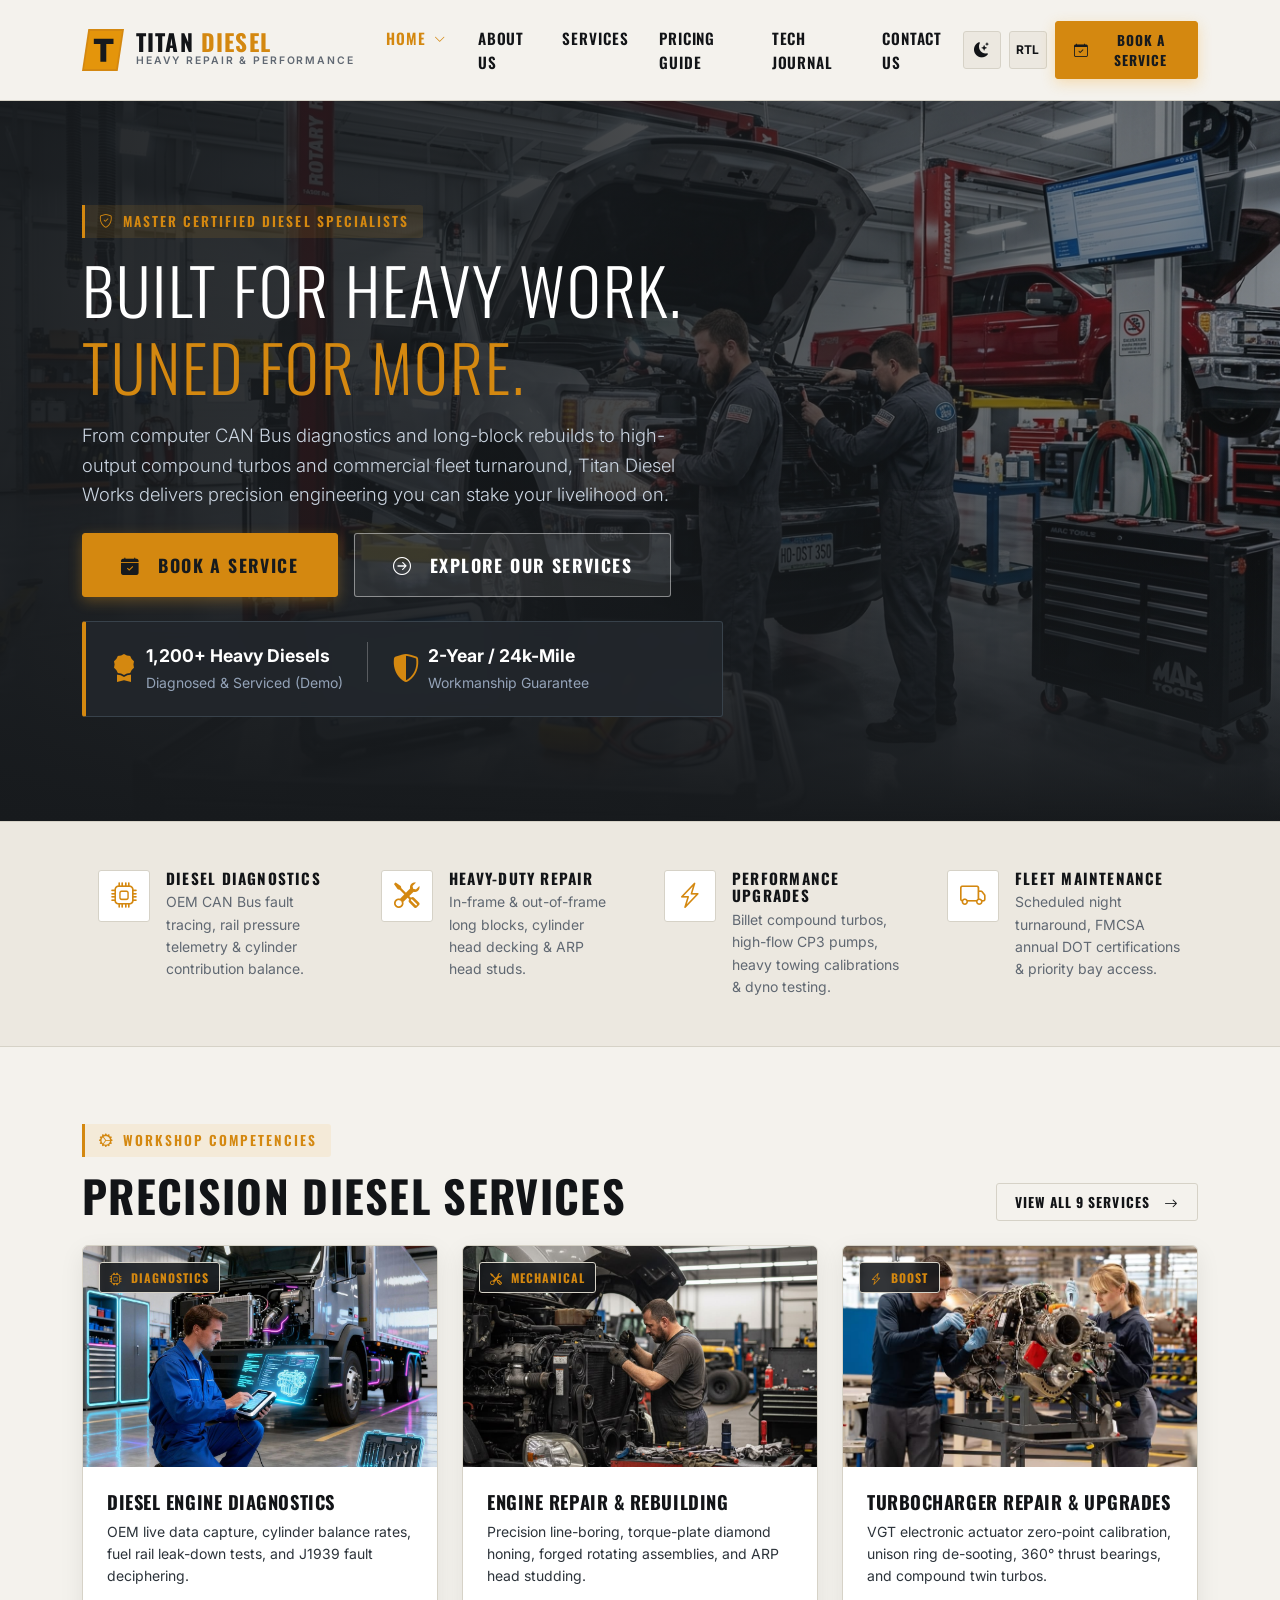
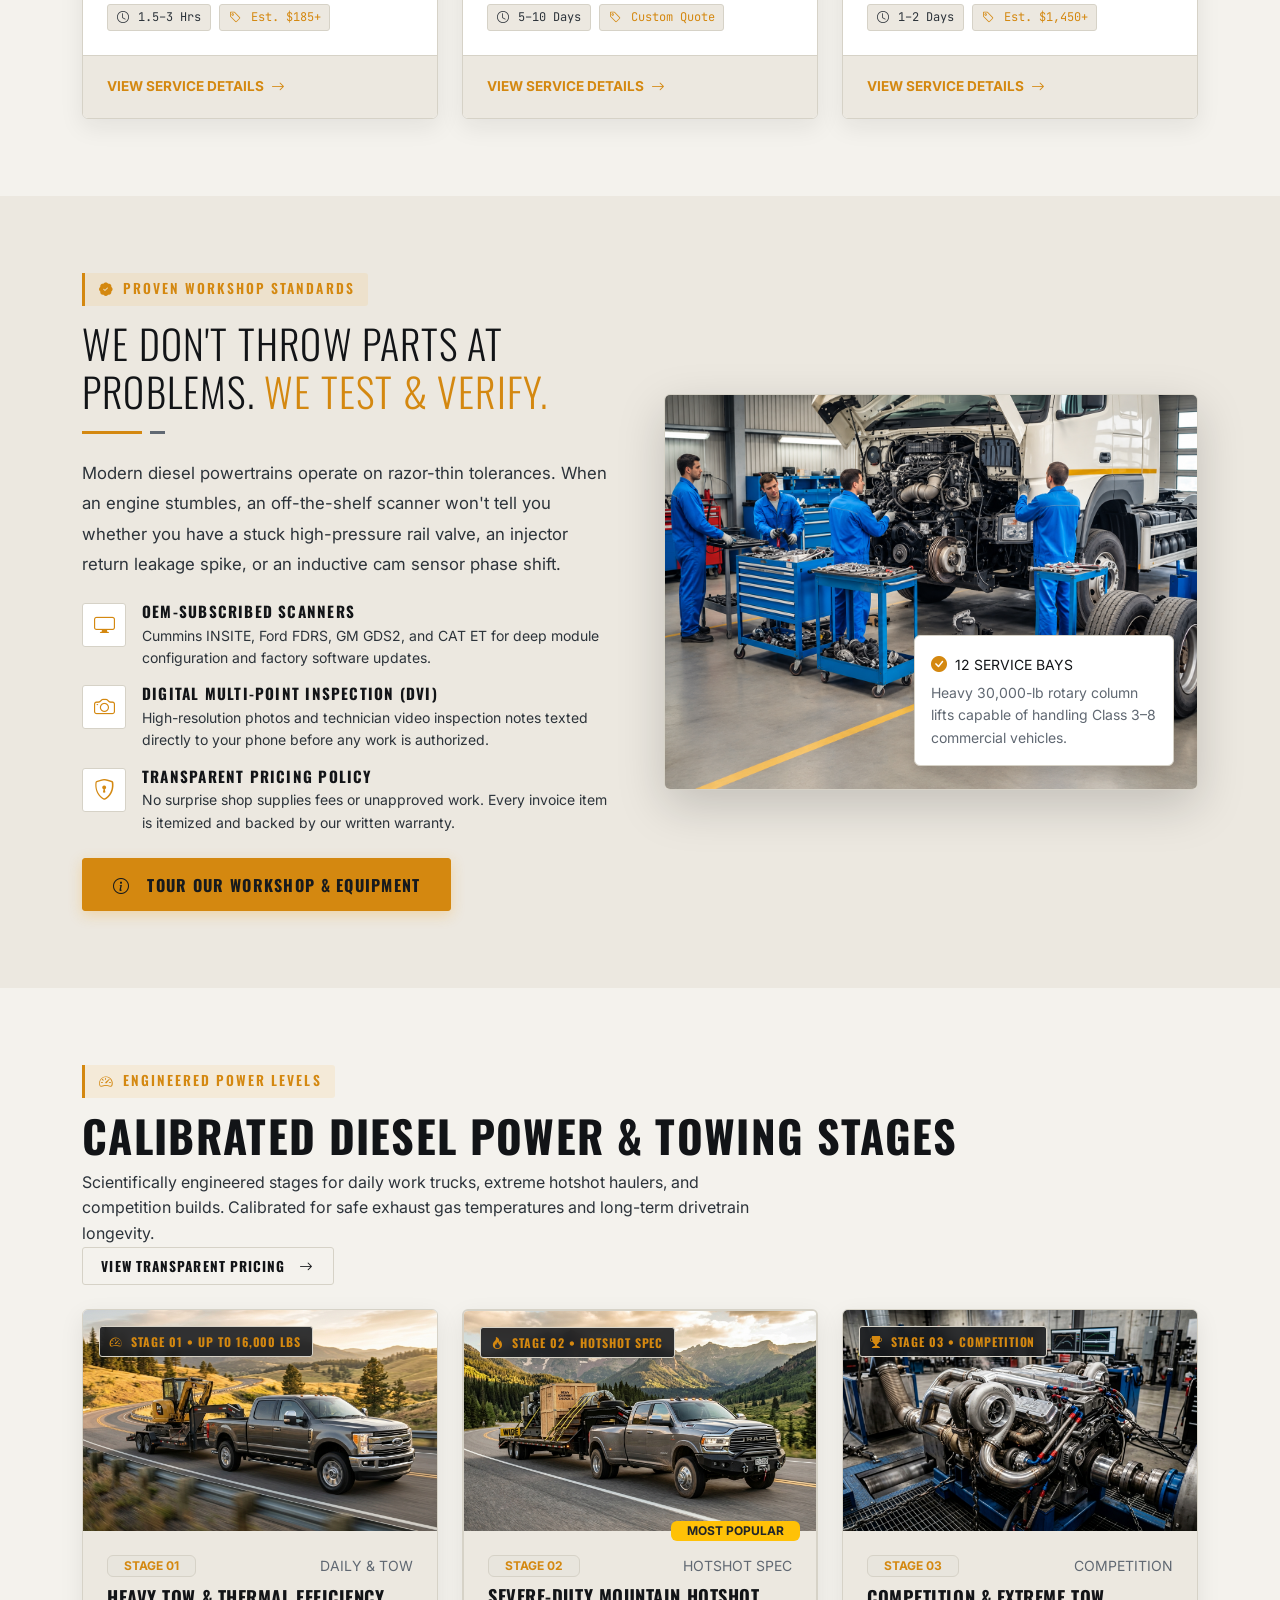
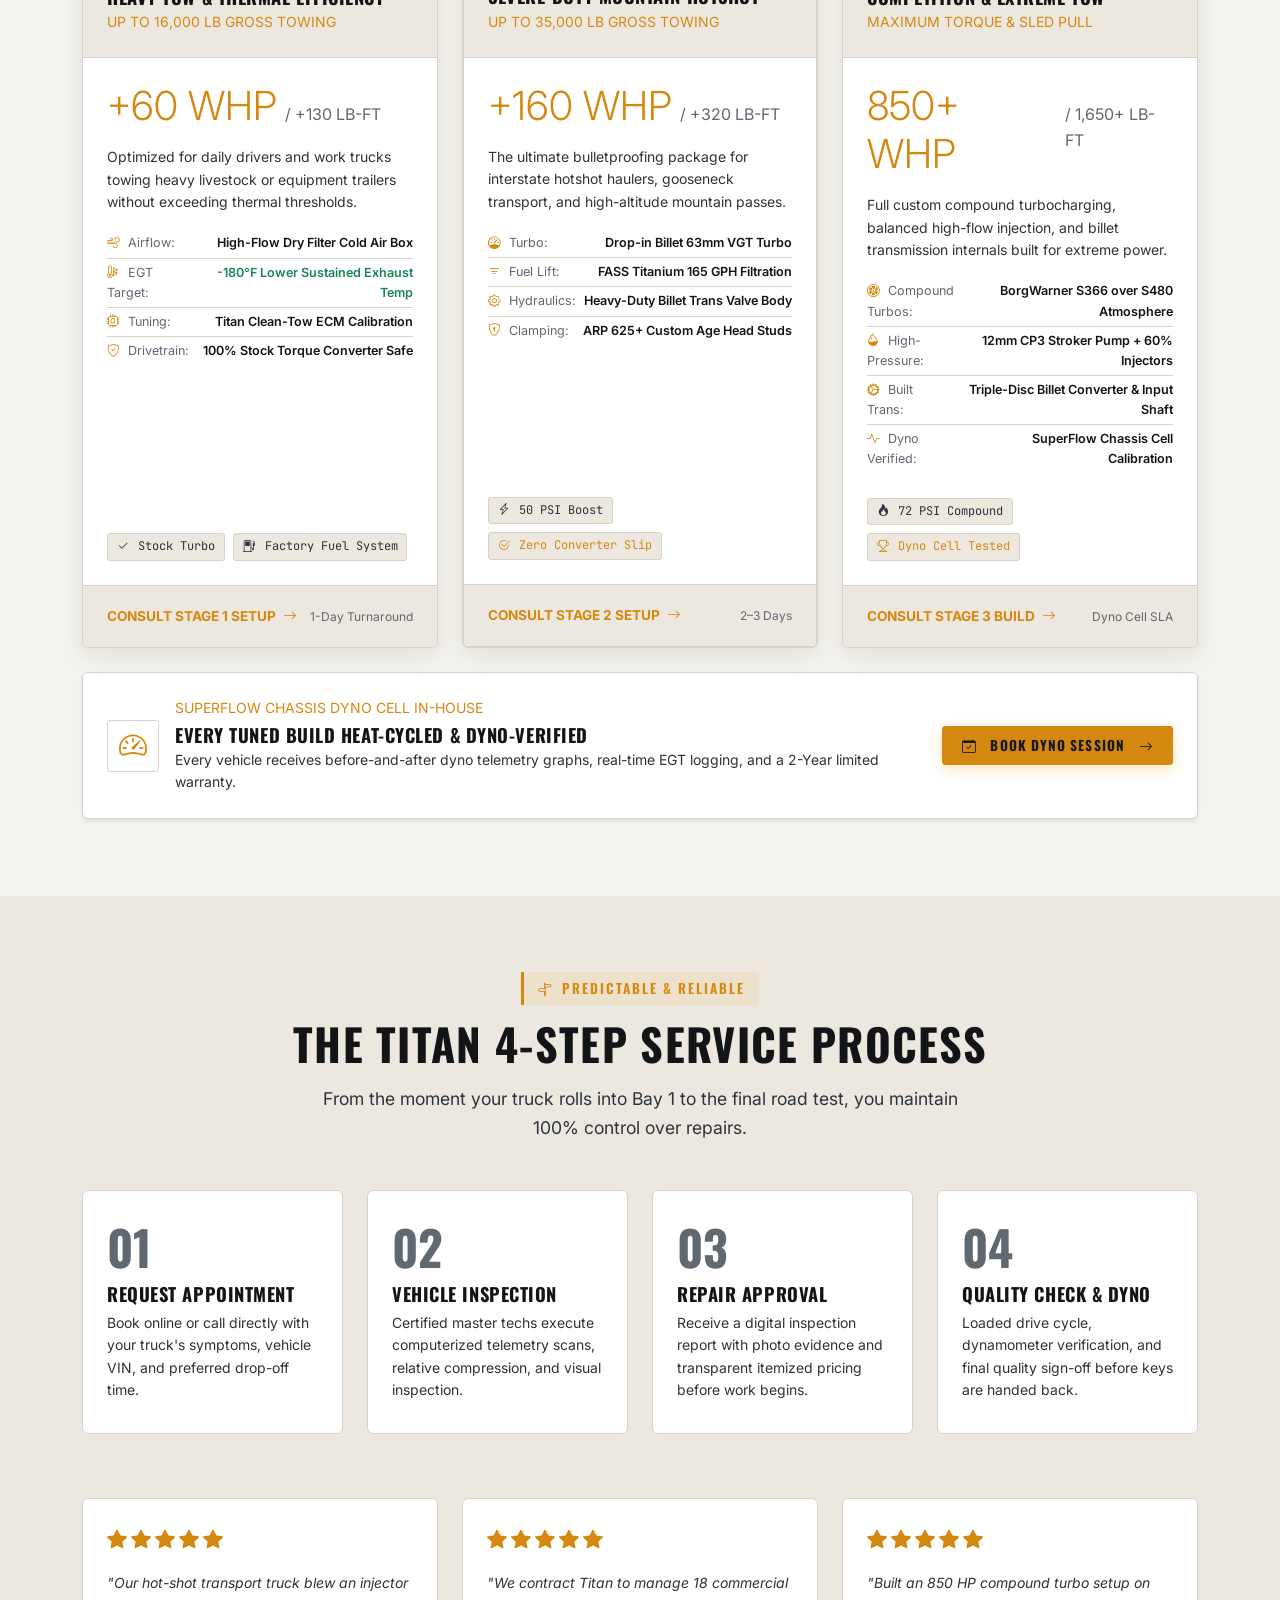
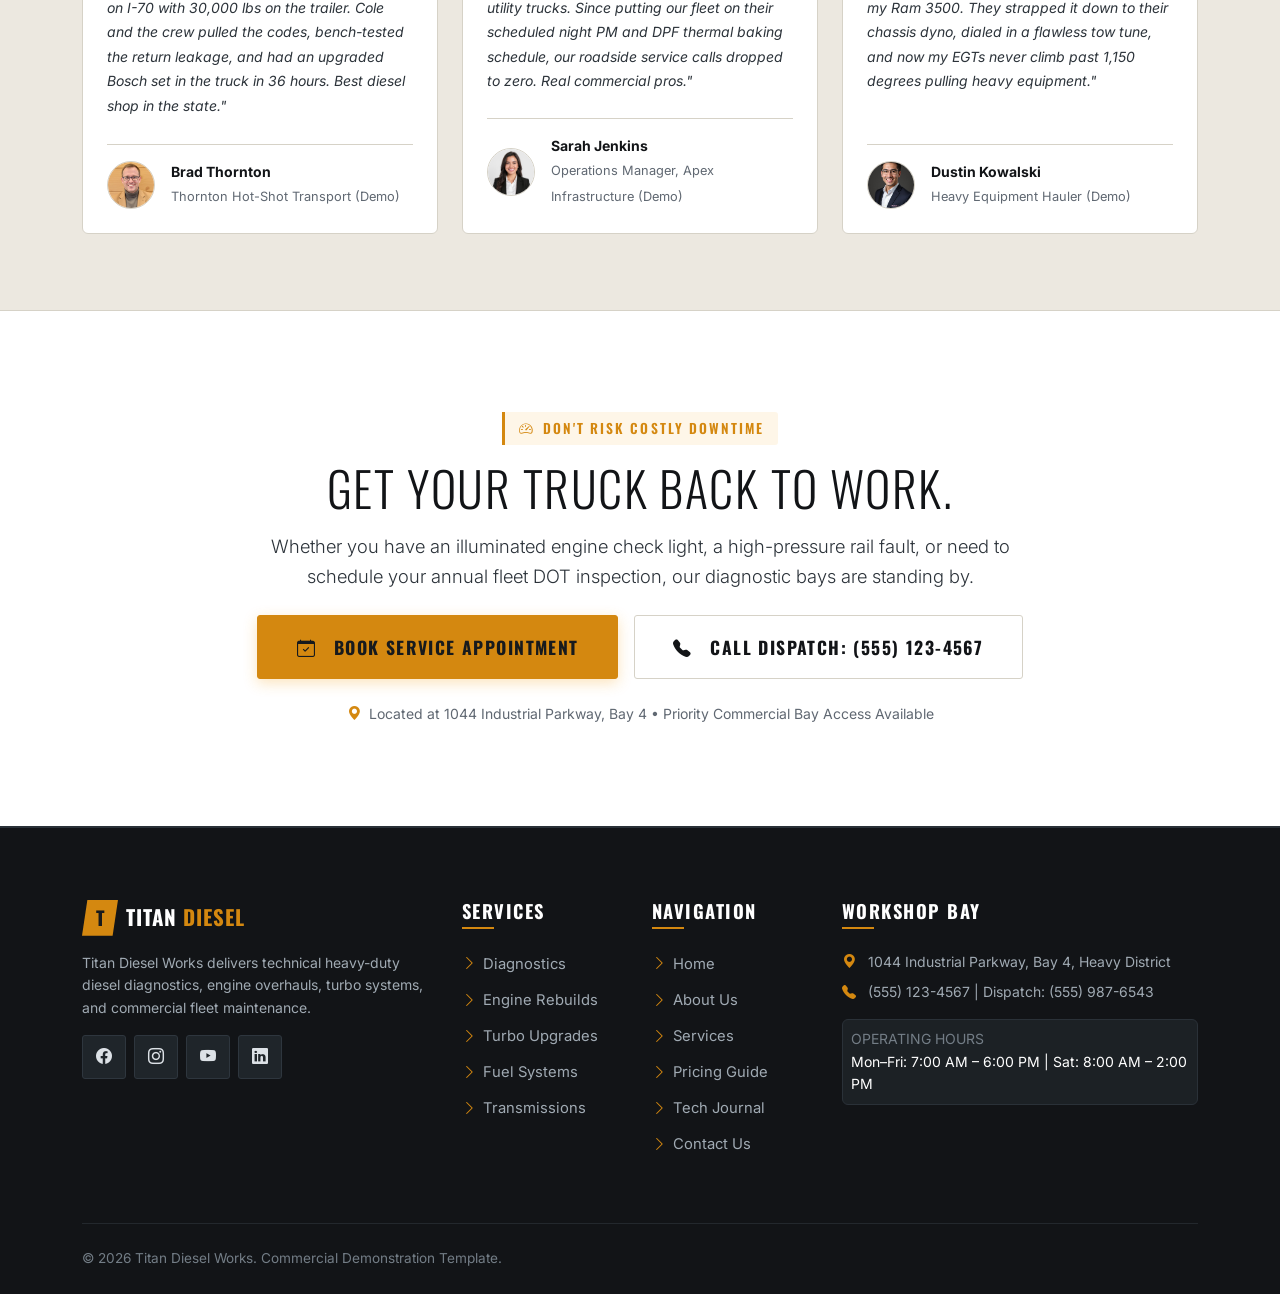
<file: index.html>
<!DOCTYPE html>
<html lang="en" dir="ltr" data-theme="dark">
<head>
  <meta charset="UTF-8">
  <meta name="viewport" content="width=device-width, initial-scale=1.0">
  <title>Titan Diesel Works | Heavy-Duty Diesel Repair & Performance Workshop</title>
  <meta name="description" content="Premier heavy-duty diesel repair, computer diagnostics, turbocharger upgrades, engine rebuilding, and commercial fleet maintenance. Built for heavy work, tuned for more.">
  <meta name="keywords" content="diesel truck repair, heavy duty mechanic, Cummins repair, Powerstroke diagnostics, Duramax performance, commercial fleet service, turbo rebuild">
  <link rel="icon" type="image/svg+xml" href="assets/images/branding/titan-diesel-favicon.svg">

  <!-- Open Graph / Meta -->
  <meta property="og:type" content="website">
  <meta property="og:title" content="Titan Diesel Works | Heavy-Duty Diesel Repair & Performance">
  <meta property="og:description" content="Precision diagnostics, heavy engine overhauls, high-output turbo upgrades, and commercial fleet uptime solutions.">
  <meta property="og:image" content="assets/images/hero/hero-home-1.jpg">

  <!-- Google Fonts: Oswald (Headings) & Inter (Body) -->
  <link rel="preconnect" href="https://fonts.googleapis.com">
  <link rel="preconnect" href="https://fonts.gstatic.com" crossorigin>
  <link href="https://fonts.googleapis.com/css2?family=Inter:wght@300;400;500;600;700&family=Oswald:wght@500;600;700;800&family=JetBrains+Mono:wght@400;600&display=swap" rel="stylesheet">

  <!-- Bootstrap 5 & Bootstrap Icons -->
  <link href="https://cdn.jsdelivr.net/npm/bootstrap@5.3.3/dist/css/bootstrap.min.css" rel="stylesheet">
  <link href="https://cdn.jsdelivr.net/npm/bootstrap-icons@1.11.3/font/bootstrap-icons.min.css" rel="stylesheet">

  <!-- Custom Design System Stylesheets -->
  <link rel="stylesheet" href="assets/css/style.css">
  <link rel="stylesheet" href="assets/css/responsive.css">
  <link rel="stylesheet" href="assets/css/rtl.css">
</head>
<body>

  <!-- Main Site Header -->
  <header class="site-header">
    <nav class="navbar navbar-expand-xl navbar-dark py-3">
      <div class="container">
        <!-- Brand Identity -->
        <a class="navbar-brand" href="index.html">
          <img class="brand-mark" src="assets/images/branding/titan-diesel-mark.svg" alt="" width="42" height="42">
          <div class="brand-text">
            <span class="brand-name">TITAN <span>DIESEL</span></span>
            <span class="brand-sub">HEAVY REPAIR & PERFORMANCE</span>
          </div>
        </a>

        <!-- Controls: Theme, RTL & Mobile Hamburger -->
        <div class="d-flex align-items-center gap-2 order-lg-3">
          <div class="nav-controls">
            <button type="button" class="control-btn theme-toggle-btn" aria-label="Toggle Theme" title="Switch Theme">
              <i class="bi bi-sun-fill"></i>
            </button>
            <button type="button" class="control-btn rtl-toggle-btn" aria-label="Toggle Layout Direction" title="Toggle RTL">
              <span class="btn-label font-mono fw-bold" style="font-size: 0.75rem;">RTL</span>
            </button>
          </div>
          <button type="button" class="btn btn-industrial-primary btn-industrial-sm d-none d-xl-inline-flex btn-book-service" data-bs-toggle="modal" data-bs-target="#serviceBookingModal">
            <i class="bi bi-calendar-check me-1"></i> Book a Service
          </button>
          <button class="navbar-toggler border-secondary ms-1" type="button" data-bs-toggle="collapse" data-bs-target="#navbarTitanNav" aria-controls="navbarTitanNav" aria-expanded="false" aria-label="Toggle navigation">
            <span class="navbar-toggler-icon"></span>
          </button>
        </div>

        <!-- Navigation Links -->
        <div class="collapse navbar-collapse order-lg-2" id="navbarTitanNav">
          <ul class="navbar-nav mx-auto mb-2 mb-lg-0">
            <li class="nav-item dropdown">
              <a class="nav-link dropdown-toggle active" href="#" role="button" data-bs-toggle="dropdown" aria-expanded="false">
                Home <i class="bi bi-chevron-down nav-chevron ms-1"></i>
              </a>
              <ul class="dropdown-menu">
                <li><a class="dropdown-item active" href="index.html"><i class="bi bi-wrench me-2 text-accent"></i> Home 1: Heavy Diesel Landing</a></li>
                <li><a class="dropdown-item" href="home-2.html"><i class="bi bi-speedometer2 me-2 text-accent"></i> Home 2: Performance & Fleet</a></li>
              </ul>
            </li>
            <li class="nav-item">
              <a class="nav-link" href="about.html">About Us</a>
            </li>
            <li class="nav-item">
              <a class="nav-link" href="services.html">Services</a>
            </li>
            <li class="nav-item">
              <a class="nav-link" href="pricing.html">Pricing Guide</a>
            </li>
            <li class="nav-item">
              <a class="nav-link" href="blog.html">Tech Journal</a>
            </li>
            <li class="nav-item">
              <a class="nav-link" href="contact.html">Contact Us</a>
            </li>
          </ul>
          <div class="mobile-nav-booking d-lg-none">
            <button type="button" class="btn btn-industrial-primary btn-book-service" data-bs-toggle="modal" data-bs-target="#serviceBookingModal">
              <i class="bi bi-calendar-check me-2"></i> Book a Service
            </button>
          </div>
        </div>
      </div>
    </nav>
  </header>

  <main>
    <!-- ========================================================================
         SECTION 1: HERO SECTION
         Full-width workshop backdrop, strong typography, dual CTAs, trust indicator
         ======================================================================== -->
    <section class="hero-section-1">
      <img src="assets/images/hero/hero-home-1.jpg" alt="Titan Diesel Workshop Interior with Heavy Duty Truck on Lift" class="hero-bg-img">
      <div class="hero-bg-overlay"></div>
      <div class="container hero-content">
        <div class="row align-items-center">
          <div class="col-lg-8 col-xl-7">
            <span class="section-tagline"><i class="bi bi-shield-check"></i> Master Certified Diesel Specialists</span>
            <h1 class="display-3 font-heading mb-3">Built for Heavy Work. <span class="text-accent">Tuned for More.</span></h1>
            <p class="lead text-secondary mb-4" style="max-width: 600px; font-size: 1.15rem;">
              From computer CAN Bus diagnostics and long-block rebuilds to high-output compound turbos and commercial fleet turnaround, Titan Diesel Works delivers precision engineering you can stake your livelihood on.
            </p>
            <div class="d-flex flex-wrap gap-3 hero-btn-group mb-4">
              <button type="button" class="btn btn-industrial-primary btn-industrial-lg btn-book-service" data-bs-toggle="modal" data-bs-target="#serviceBookingModal">
                <i class="bi bi-calendar-check-fill me-2"></i> Book a Service
              </button>
              <a href="services.html" class="btn btn-industrial-secondary btn-industrial-lg">
                <i class="bi bi-arrow-right-circle me-2"></i> Explore Our Services
              </a>
            </div>

            <!-- Compact Trust Indicator -->
            <div class="hero-trust-box d-flex flex-wrap align-items-center gap-4">
              <div class="d-flex align-items-center gap-2">
                <i class="bi bi-award-fill text-accent fs-3"></i>
                <div>
                  <strong class="d-block text-primary-theme font-heading" style="font-size: 1.1rem;">1,200+ Heavy Diesels</strong>
                  <span class="text-muted small">Diagnosed & Serviced (Demo)</span>
                </div>
              </div>
              <div class="vr bg-secondary d-none d-sm-block" style="height: 40px;"></div>
              <div class="d-flex align-items-center gap-2">
                <i class="bi bi-shield-shaded text-accent fs-3"></i>
                <div>
                  <strong class="d-block text-primary-theme font-heading" style="font-size: 1.1rem;">2-Year / 24k-Mile</strong>
                  <span class="text-muted small">Workmanship Guarantee</span>
                </div>
              </div>
            </div>
          </div>
        </div>
      </div>
    </section>

    <!-- ========================================================================
         SECTION 2: TRUST & CAPABILITY STRIP
         4 Compact Heavy-Duty Diesel Pillars
         ======================================================================== -->
    <section class="capability-strip">
      <div class="container">
        <div class="row g-3">
          <div class="col-lg-3 col-sm-6">
            <div class="capability-item">
              <div class="capability-icon">
                <i class="bi bi-cpu"></i>
              </div>
              <div>
                <h5 class="h6 font-heading mb-1">Diesel Diagnostics</h5>
                <p class="small text-muted mb-0">OEM CAN Bus fault tracing, rail pressure telemetry & cylinder contribution balance.</p>
              </div>
            </div>
          </div>
          <div class="col-lg-3 col-sm-6">
            <div class="capability-item">
              <div class="capability-icon">
                <i class="bi bi-tools"></i>
              </div>
              <div>
                <h5 class="h6 font-heading mb-1">Heavy-Duty Repair</h5>
                <p class="small text-muted mb-0">In-frame & out-of-frame long blocks, cylinder head decking & ARP head studs.</p>
              </div>
            </div>
          </div>
          <div class="col-lg-3 col-sm-6">
            <div class="capability-item">
              <div class="capability-icon">
                <i class="bi bi-lightning-charge"></i>
              </div>
              <div>
                <h5 class="h6 font-heading mb-1">Performance Upgrades</h5>
                <p class="small text-muted mb-0">Billet compound turbos, high-flow CP3 pumps, heavy towing calibrations & dyno testing.</p>
              </div>
            </div>
          </div>
          <div class="col-lg-3 col-sm-6">
            <div class="capability-item">
              <div class="capability-icon">
                <i class="bi bi-truck"></i>
              </div>
              <div>
                <h5 class="h6 font-heading mb-1">Fleet Maintenance</h5>
                <p class="small text-muted mb-0">Scheduled night turnaround, FMCSA annual DOT certifications & priority bay access.</p>
              </div>
            </div>
          </div>
        </div>
      </div>
    </section>

    <!-- ========================================================================
         SECTION 3: FEATURED SERVICES
         6 Essential Diesel Systems linking to dynamic detail templates
         ======================================================================== -->
    <section class="section-py bg-primary-theme">
      <div class="container">
        <div class="d-flex flex-wrap justify-content-between align-items-end mb-4">
          <div>
            <span class="section-tagline"><i class="bi bi-gear-wide-connected"></i> Workshop Competencies</span>
            <h2 class="section-title mb-0">Precision Diesel Services</h2>
          </div>
          <a href="services.html" class="btn btn-industrial-secondary btn-industrial-sm mt-3 mt-md-0">
            View All 9 Services <i class="bi bi-arrow-right ms-1"></i>
          </a>
        </div>

        <div class="row g-4">
          <!-- Service 1: Diagnostics -->
          <div class="col-lg-4 col-md-6">
            <div class="industrial-card">
              <div class="card-img-wrapper">
                <span class="card-badge"><i class="bi bi-cpu me-1"></i> Diagnostics</span>
                <img src="assets/images/services/diesel-engine-diagnostics.jpg" alt="Diesel Engine Computer Diagnostics" loading="lazy">
              </div>
              <div class="industrial-card-body">
                <h4 class="h5 mb-2">Diesel Engine Diagnostics</h4>
                <p class="small text-secondary mb-3">OEM live data capture, cylinder balance rates, fuel rail leak-down tests, and J1939 fault deciphering.</p>
                <div class="d-flex flex-wrap gap-2 mt-auto">
                  <span class="spec-pill"><i class="bi bi-clock me-1"></i> 1.5–3 Hrs</span>
                  <span class="spec-pill text-accent"><i class="bi bi-tag me-1"></i> Est. $185+</span>
                </div>
              </div>
              <div class="industrial-card-footer">
                <a href="service-details.html?id=engine-diagnostics" class="text-accent fw-bold text-uppercase font-heading" style="font-size: 0.85rem;">
                  View Service Details <i class="bi bi-arrow-right ms-1"></i>
                </a>
              </div>
            </div>
          </div>

          <!-- Service 2: Engine Rebuilding -->
          <div class="col-lg-4 col-md-6">
            <div class="industrial-card">
              <div class="card-img-wrapper">
                <span class="card-badge"><i class="bi bi-tools me-1"></i> Mechanical</span>
                <img src="assets/images/services/heavy-duty-engine-rebuild.jpg" alt="Heavy-Duty Diesel Engine Rebuilding" loading="lazy">
              </div>
              <div class="industrial-card-body">
                <h4 class="h5 mb-2">Engine Repair & Rebuilding</h4>
                <p class="small text-secondary mb-3">Precision line-boring, torque-plate diamond honing, forged rotating assemblies, and ARP head studding.</p>
                <div class="d-flex flex-wrap gap-2 mt-auto">
                  <span class="spec-pill"><i class="bi bi-clock me-1"></i> 5–10 Days</span>
                  <span class="spec-pill text-accent"><i class="bi bi-tag me-1"></i> Custom Quote</span>
                </div>
              </div>
              <div class="industrial-card-footer">
                <a href="service-details.html?id=engine-rebuild" class="text-accent fw-bold text-uppercase font-heading" style="font-size: 0.85rem;">
                  View Service Details <i class="bi bi-arrow-right ms-1"></i>
                </a>
              </div>
            </div>
          </div>

          <!-- Service 3: Turbochargers -->
          <div class="col-lg-4 col-md-6">
            <div class="industrial-card">
              <div class="card-img-wrapper">
                <span class="card-badge"><i class="bi bi-lightning-charge me-1"></i> Boost</span>
                <img src="assets/images/services/turbocharger-performance-upgrade.jpg" alt="Turbocharger Repair and Upgrades" loading="lazy">
              </div>
              <div class="industrial-card-body">
                <h4 class="h5 mb-2">Turbocharger Repair & Upgrades</h4>
                <p class="small text-secondary mb-3">VGT electronic actuator zero-point calibration, unison ring de-sooting, 360° thrust bearings, and compound twin turbos.</p>
                <div class="d-flex flex-wrap gap-2 mt-auto">
                  <span class="spec-pill"><i class="bi bi-clock me-1"></i> 1–2 Days</span>
                  <span class="spec-pill text-accent"><i class="bi bi-tag me-1"></i> Est. $1,450+</span>
                </div>
              </div>
              <div class="industrial-card-footer">
                <a href="service-details.html?id=turbocharger-upgrades" class="text-accent fw-bold text-uppercase font-heading" style="font-size: 0.85rem;">
                  View Service Details <i class="bi bi-arrow-right ms-1"></i>
                </a>
              </div>
            </div>
          </div>
        </div>
      </div>
    </section>

    <!-- ========================================================================
         SECTION 4: WORKSHOP EXPERTISE & INSPECTION SPLIT
         Diagnostic tools, communication protocol, technician standards
         ======================================================================== -->
    <section class="section-py bg-subtle-theme">
      <div class="container">
        <div class="row align-items-center g-5">
          <div class="col-lg-6">
            <span class="section-tagline"><i class="bi bi-patch-check-fill"></i> Proven Workshop Standards</span>
            <h2 class="display-6 font-heading mb-3">We Don't Throw Parts at Problems. <span class="text-accent">We Test & Verify.</span></h2>
            <div class="industrial-divider"></div>
            <p class="text-secondary mb-4" style="font-size: 1.05rem; line-height: 1.8;">
              Modern diesel powertrains operate on razor-thin tolerances. When an engine stumbles, an off-the-shelf scanner won't tell you whether you have a stuck high-pressure rail valve, an injector return leakage spike, or an inductive cam sensor phase shift.
            </p>
            <div class="d-flex flex-column gap-3 mb-4">
              <div class="d-flex align-items-start gap-3">
                <div class="capability-icon" style="width: 44px; height: 44px; min-width: 44px; font-size: 1.3rem;">
                  <i class="bi bi-display"></i>
                </div>
                <div>
                  <h6 class="font-heading mb-1 text-primary-theme">OEM-Subscribed Scanners</h6>
                  <p class="small text-secondary mb-0">Cummins INSITE, Ford FDRS, GM GDS2, and CAT ET for deep module configuration and factory software updates.</p>
                </div>
              </div>
              <div class="d-flex align-items-start gap-3">
                <div class="capability-icon" style="width: 44px; height: 44px; min-width: 44px; font-size: 1.3rem;">
                  <i class="bi bi-camera"></i>
                </div>
                <div>
                  <h6 class="font-heading mb-1 text-primary-theme">Digital Multi-Point Inspection (DVI)</h6>
                  <p class="small text-secondary mb-0">High-resolution photos and technician video inspection notes texted directly to your phone before any work is authorized.</p>
                </div>
              </div>
              <div class="d-flex align-items-start gap-3">
                <div class="capability-icon" style="width: 44px; height: 44px; min-width: 44px; font-size: 1.3rem;">
                  <i class="bi bi-shield-lock"></i>
                </div>
                <div>
                  <h6 class="font-heading mb-1 text-primary-theme">Transparent Pricing Policy</h6>
                  <p class="small text-secondary mb-0">No surprise shop supplies fees or unapproved work. Every invoice item is itemized and backed by our written warranty.</p>
                </div>
              </div>
            </div>
            <a href="about.html" class="btn btn-industrial-primary">
              <i class="bi bi-info-circle me-2"></i> Tour Our Workshop & Equipment
            </a>
          </div>

          <div class="col-lg-6">
            <div class="position-relative">
              <div class="rounded overflow-hidden border border-secondary shadow-lg">
                <img src="assets/images/about/proven-workshop-standards.png" alt="Titan Diesel Proven Workshop Standards" class="img-fluid w-100" style="object-fit: cover; max-height: 480px;">
              </div>
              <div class="position-absolute bottom-0 end-0 m-4 p-3 rounded border border-secondary bg-surface d-none d-sm-block shadow" style="max-width: 260px;">
                <div class="d-flex align-items-center gap-2 mb-1">
                  <i class="bi bi-check-circle-fill text-accent"></i>
                  <span class="font-heading text-uppercase small">12 Service Bays</span>
                </div>
                <p class="small text-muted mb-0">Heavy 30,000-lb rotary column lifts capable of handling Class 3–8 commercial vehicles.</p>
              </div>
            </div>
          </div>
        </div>
      </div>
    </section>

    <!-- ========================================================================
         SECTION 5: 3-STAGE DIESEL POWER & TOWING PACKAGES
         Calibrated stages with power ratings, components, and telemetry
         ======================================================================== -->
    <section class="section-py bg-primary-theme" id="performanceStages">
      <div class="container">
        <div class="d-flex flex-wrap justify-content-between align-items-end mb-4">
          <div>
            <span class="section-tagline"><i class="bi bi-speedometer2"></i> Engineered Power Levels</span>
            <h2 class="section-title mb-0">Calibrated Diesel Power &amp; Towing Stages</h2>
            <p class="text-secondary mt-2 mb-0" style="max-width: 680px;">
              Scientifically engineered stages for daily work trucks, extreme hotshot haulers, and competition builds. Calibrated for safe exhaust gas temperatures and long-term drivetrain longevity.
            </p>
          </div>
          <a href="pricing.html" class="btn btn-industrial-secondary btn-industrial-sm mt-3 mt-md-0">
            View Transparent Pricing <i class="bi bi-arrow-right ms-1"></i>
          </a>
        </div>

        <div class="row g-4">
          <!-- Stage 1: Tow & Efficiency -->
          <div class="col-lg-4 col-md-6">
            <div class="industrial-card h-100 d-flex flex-column">
              <div class="card-img-wrapper">
                <span class="card-badge"><i class="bi bi-speedometer2 me-1"></i> Stage 01 &bull; Up to 16,000 lbs</span>
                <img src="assets/images/projects/stage-1-heavy-tow.jpg" alt="Stage 1 Heavy Tow Diesel Performance" loading="lazy">
              </div>
              <div class="p-4 border-bottom border-secondary bg-subtle">
                <div class="d-flex justify-content-between align-items-center mb-2">
                  <span class="badge bg-secondary border border-secondary text-accent font-mono px-3 py-1">STAGE 01</span>
                  <span class="small font-mono text-muted">DAILY &amp; TOW</span>
                </div>
                <h4 class="h5 mb-1">Heavy Tow &amp; Thermal Efficiency</h4>
                <div class="text-accent small font-heading text-uppercase">Up to 16,000 LB Gross Towing</div>
              </div>

              <div class="industrial-card-body d-flex flex-column flex-grow-1">
                <div class="d-flex align-items-baseline gap-2 mb-3">
                  <span class="display-6 font-heading text-accent">+60 WHP</span>
                  <span class="text-muted font-heading">/ +130 LB-FT</span>
                </div>
                <p class="small text-secondary mb-3">
                  Optimized for daily drivers and work trucks towing heavy livestock or equipment trailers without exceeding thermal thresholds.
                </p>
                
                <div class="spec-list mb-3">
                  <div class="spec-list-item py-1">
                    <span class="spec-label small"><i class="bi bi-wind text-accent me-2"></i>Airflow:</span>
                    <span class="spec-value small">High-Flow Dry Filter Cold Air Box</span>
                  </div>
                  <div class="spec-list-item py-1">
                    <span class="spec-label small"><i class="bi bi-thermometer-snow text-accent me-2"></i>EGT Target:</span>
                    <span class="spec-value small text-success">-180°F Lower Sustained Exhaust Temp</span>
                  </div>
                  <div class="spec-list-item py-1">
                    <span class="spec-label small"><i class="bi bi-cpu text-accent me-2"></i>Tuning:</span>
                    <span class="spec-value small">Titan Clean-Tow ECM Calibration</span>
                  </div>
                  <div class="spec-list-item py-1">
                    <span class="spec-label small"><i class="bi bi-shield-check text-accent me-2"></i>Drivetrain:</span>
                    <span class="spec-value small">100% Stock Torque Converter Safe</span>
                  </div>
                </div>

                <div class="d-flex flex-wrap gap-2 mt-auto pt-2">
                  <span class="spec-pill"><i class="bi bi-check2 me-1"></i> Stock Turbo</span>
                  <span class="spec-pill"><i class="bi bi-fuel-pump me-1"></i> Factory Fuel System</span>
                </div>
              </div>

              <div class="industrial-card-footer">
                <a href="contact.html?service=performance-upgrades" class="text-accent fw-bold text-uppercase font-heading" style="font-size: 0.85rem;">
                  Consult Stage 1 Setup <i class="bi bi-arrow-right ms-1"></i>
                </a>
                <span class="text-muted" style="font-size: 0.75rem;">1-Day Turnaround</span>
              </div>
            </div>
          </div>

          <!-- Stage 2: Severe Duty & Hotshot -->
          <div class="col-lg-4 col-md-6">
            <div class="industrial-card h-100 d-flex flex-column border-accent" style="border-width: 2px;">
              <div class="card-img-wrapper">
                <span class="card-badge"><i class="bi bi-fire me-1"></i> Stage 02 &bull; Hotshot Spec</span>
                <img src="assets/images/projects/stage-2-mountain-hotshot.jpg" alt="Stage 2 Severe-Duty Mountain Hotshot Diesel" loading="lazy">
              </div>
              <div class="p-4 border-bottom border-secondary bg-subtle position-relative">
                <span class="position-absolute top-0 end-0 translate-middle-y badge bg-warning text-dark font-heading text-uppercase me-3 px-3 py-1">
                  Most Popular
                </span>
                <div class="d-flex justify-content-between align-items-center mb-2">
                  <span class="badge bg-secondary border border-secondary text-accent font-mono px-3 py-1">STAGE 02</span>
                  <span class="small font-mono text-muted">HOTSHOT SPEC</span>
                </div>
                <h4 class="h5 mb-1">Severe-Duty Mountain Hotshot</h4>
                <div class="text-accent small font-heading text-uppercase">Up to 35,000 LB Gross Towing</div>
              </div>

              <div class="industrial-card-body d-flex flex-column flex-grow-1">
                <div class="d-flex align-items-baseline gap-2 mb-3">
                  <span class="display-6 font-heading text-accent">+160 WHP</span>
                  <span class="text-muted font-heading">/ +320 LB-FT</span>
                </div>
                <p class="small text-secondary mb-3">
                  The ultimate bulletproofing package for interstate hotshot haulers, gooseneck transport, and high-altitude mountain passes.
                </p>
                
                <div class="spec-list mb-3">
                  <div class="spec-list-item py-1">
                    <span class="spec-label small"><i class="bi bi-speedometer text-accent me-2"></i>Turbo:</span>
                    <span class="spec-value small">Drop-in Billet 63mm VGT Turbo</span>
                  </div>
                  <div class="spec-list-item py-1">
                    <span class="spec-label small"><i class="bi bi-filter text-accent me-2"></i>Fuel Lift:</span>
                    <span class="spec-value small">FASS Titanium 165 GPH Filtration</span>
                  </div>
                  <div class="spec-list-item py-1">
                    <span class="spec-label small"><i class="bi bi-gear text-accent me-2"></i>Hydraulics:</span>
                    <span class="spec-value small">Heavy-Duty Billet Trans Valve Body</span>
                  </div>
                  <div class="spec-list-item py-1">
                    <span class="spec-label small"><i class="bi bi-shield-lock text-accent me-2"></i>Clamping:</span>
                    <span class="spec-value small">ARP 625+ Custom Age Head Studs</span>
                  </div>
                </div>

                <div class="d-flex flex-wrap gap-2 mt-auto pt-2">
                  <span class="spec-pill"><i class="bi bi-lightning-charge me-1"></i> 50 PSI Boost</span>
                  <span class="spec-pill text-accent"><i class="bi bi-check2-circle me-1"></i> Zero Converter Slip</span>
                </div>
              </div>

              <div class="industrial-card-footer">
                <a href="contact.html?service=performance-upgrades" class="text-accent fw-bold text-uppercase font-heading" style="font-size: 0.85rem;">
                  Consult Stage 2 Setup <i class="bi bi-arrow-right ms-1"></i>
                </a>
                <span class="text-muted" style="font-size: 0.75rem;">2–3 Days</span>
              </div>
            </div>
          </div>

          <!-- Stage 3: Competition & Extreme -->
          <div class="col-lg-4 col-md-6">
            <div class="industrial-card h-100 d-flex flex-column">
              <div class="card-img-wrapper">
                <span class="card-badge"><i class="bi bi-trophy-fill me-1"></i> Stage 03 &bull; Competition</span>
                <img src="assets/images/projects/stage-3-competition-extreme.jpg" alt="Stage 3 Competition & Extreme Tow Compound Turbo Diesel" loading="lazy">
              </div>
              <div class="p-4 border-bottom border-secondary bg-subtle">
                <div class="d-flex justify-content-between align-items-center mb-2">
                  <span class="badge bg-secondary border border-secondary text-accent font-mono px-3 py-1">STAGE 03</span>
                  <span class="small font-mono text-muted">COMPETITION</span>
                </div>
                <h4 class="h5 mb-1">Competition &amp; Extreme Tow</h4>
                <div class="text-accent small font-heading text-uppercase">Maximum Torque &amp; Sled Pull</div>
              </div>

              <div class="industrial-card-body d-flex flex-column flex-grow-1">
                <div class="d-flex align-items-baseline gap-2 mb-3">
                  <span class="display-6 font-heading text-accent">850+ WHP</span>
                  <span class="text-muted font-heading">/ 1,650+ LB-FT</span>
                </div>
                <p class="small text-secondary mb-3">
                  Full custom compound turbocharging, balanced high-flow injection, and billet transmission internals built for extreme power.
                </p>
                
                <div class="spec-list mb-3">
                  <div class="spec-list-item py-1">
                    <span class="spec-label small"><i class="bi bi-fan text-accent me-2"></i>Compound Turbos:</span>
                    <span class="spec-value small">BorgWarner S366 over S480 Atmosphere</span>
                  </div>
                  <div class="spec-list-item py-1">
                    <span class="spec-label small"><i class="bi bi-droplet-half text-accent me-2"></i>High-Pressure:</span>
                    <span class="spec-value small">12mm CP3 Stroker Pump + 60% Injectors</span>
                  </div>
                  <div class="spec-list-item py-1">
                    <span class="spec-label small"><i class="bi bi-gear-wide-connected text-accent me-2"></i>Built Trans:</span>
                    <span class="spec-value small">Triple-Disc Billet Converter &amp; Input Shaft</span>
                  </div>
                  <div class="spec-list-item py-1">
                    <span class="spec-label small"><i class="bi bi-activity text-accent me-2"></i>Dyno Verified:</span>
                    <span class="spec-value small">SuperFlow Chassis Cell Calibration</span>
                  </div>
                </div>

                <div class="d-flex flex-wrap gap-2 mt-auto pt-2">
                  <span class="spec-pill"><i class="bi bi-fire me-1"></i> 72 PSI Compound</span>
                  <span class="spec-pill text-accent"><i class="bi bi-trophy me-1"></i> Dyno Cell Tested</span>
                </div>
              </div>

              <div class="industrial-card-footer">
                <a href="contact.html?service=performance-upgrades" class="text-accent fw-bold text-uppercase font-heading" style="font-size: 0.85rem;">
                  Consult Stage 3 Build <i class="bi bi-arrow-right ms-1"></i>
                </a>
                <span class="text-muted" style="font-size: 0.75rem;">Dyno Cell SLA</span>
              </div>
            </div>
          </div>
        </div>

        <!-- SuperFlow Dyno Guarantee Strip -->
        <div class="mt-4 p-3 p-md-4 rounded border border-secondary bg-surface d-flex flex-column flex-lg-row align-items-lg-center justify-content-between gap-3 shadow-sm">
          <div class="d-flex align-items-center gap-3">
            <div class="capability-icon text-accent fs-3 flex-shrink-0">
              <i class="bi bi-speedometer2"></i>
            </div>
            <div>
              <div class="text-accent small font-heading text-uppercase mb-1">SuperFlow Chassis Dyno Cell In-House</div>
              <h5 class="font-heading mb-1">Every Tuned Build Heat-Cycled &amp; Dyno-Verified</h5>
              <p class="small text-secondary mb-0">Every vehicle receives before-and-after dyno telemetry graphs, real-time EGT logging, and a 2-Year limited warranty.</p>
            </div>
          </div>
          <div class="flex-shrink-0">
            <button type="button" class="btn btn-industrial-primary btn-industrial-sm" data-bs-toggle="modal" data-bs-target="#dynoBookingModal">
              <i class="bi bi-calendar-check me-1"></i> Book Dyno Session <i class="bi bi-arrow-right ms-1"></i>
            </button>
          </div>
        </div>
      </div>
    </section>

    <!-- ========================================================================
         SECTION 6: CUSTOMER TESTIMONIALS & 4-STEP SERVICE PROCESS
         Realistic demo endorsements and straightforward workshop flow
         ======================================================================== -->
    <section class="section-py bg-subtle-theme">
      <div class="container">
        <!-- 4-Step Process -->
        <div class="section-header text-center mb-5">
          <span class="section-tagline"><i class="bi bi-signpost-split"></i> Predictable & Reliable</span>
          <h2 class="section-title">The Titan 4-Step Service Process</h2>
          <p class="section-description mx-auto">From the moment your truck rolls into Bay 1 to the final road test, you maintain 100% control over repairs.</p>
        </div>

        <div class="row g-4 mb-5">
          <div class="col-lg-3 col-sm-6">
            <div class="process-step-item">
              <div class="step-number">01</div>
              <h5 class="font-heading mb-2">Request Appointment</h5>
              <p class="small text-secondary mb-0">Book online or call directly with your truck's symptoms, vehicle VIN, and preferred drop-off time.</p>
            </div>
          </div>
          <div class="col-lg-3 col-sm-6">
            <div class="process-step-item">
              <div class="step-number">02</div>
              <h5 class="font-heading mb-2">Vehicle Inspection</h5>
              <p class="small text-secondary mb-0">Certified master techs execute computerized telemetry scans, relative compression, and visual inspection.</p>
            </div>
          </div>
          <div class="col-lg-3 col-sm-6">
            <div class="process-step-item">
              <div class="step-number">03</div>
              <h5 class="font-heading mb-2">Repair Approval</h5>
              <p class="small text-secondary mb-0">Receive a digital inspection report with photo evidence and transparent itemized pricing before work begins.</p>
            </div>
          </div>
          <div class="col-lg-3 col-sm-6">
            <div class="process-step-item">
              <div class="step-number">04</div>
              <h5 class="font-heading mb-2">Quality Check & Dyno</h5>
              <p class="small text-secondary mb-0">Loaded drive cycle, dynamometer verification, and final quality sign-off before keys are handed back.</p>
            </div>
          </div>
        </div>

        <!-- Realistic Testimonials -->
        <div class="row g-4 pt-3">
          <div class="col-lg-4">
            <div class="p-4 rounded border border-secondary bg-surface h-100 d-flex flex-column">
              <div class="text-accent mb-3 fs-5 d-flex gap-1">
                <i class="bi bi-star-fill"></i><i class="bi bi-star-fill"></i><i class="bi bi-star-fill"></i><i class="bi bi-star-fill"></i><i class="bi bi-star-fill"></i>
              </div>
              <p class="small text-secondary fst-italic mb-4 flex-grow-1" style="line-height: 1.75;">
                "Our hot-shot transport truck blew an injector on I-70 with 30,000 lbs on the trailer. Cole and the crew pulled the codes, bench-tested the return leakage, and had an upgraded Bosch set in the truck in 36 hours. Best diesel shop in the state."
              </p>
              <div class="mt-auto d-flex align-items-center gap-3 pt-3 border-top border-secondary">
                <img src="assets/images/testimonials/brad-thornton.jpg" alt="Brad Thornton" class="rounded-circle border border-secondary" width="48" height="48" style="object-fit: cover;">
                <div>
                  <strong class="d-block small text-primary-theme">Brad Thornton</strong>
                  <span class="text-muted small" style="font-size: 0.8rem;">Thornton Hot-Shot Transport (Demo)</span>
                </div>
              </div>
            </div>
          </div>

          <div class="col-lg-4">
            <div class="p-4 rounded border border-secondary bg-surface h-100 d-flex flex-column">
              <div class="text-accent mb-3 fs-5 d-flex gap-1">
                <i class="bi bi-star-fill"></i><i class="bi bi-star-fill"></i><i class="bi bi-star-fill"></i><i class="bi bi-star-fill"></i><i class="bi bi-star-fill"></i>
              </div>
              <p class="small text-secondary fst-italic mb-4 flex-grow-1" style="line-height: 1.75;">
                "We contract Titan to manage 18 commercial utility trucks. Since putting our fleet on their scheduled night PM and DPF thermal baking schedule, our roadside service calls dropped to zero. Real commercial pros."
              </p>
              <div class="mt-auto d-flex align-items-center gap-3 pt-3 border-top border-secondary">
                <img src="assets/images/testimonials/sarah-jenkins.jpg" alt="Sarah Jenkins" class="rounded-circle border border-secondary" width="48" height="48" style="object-fit: cover;">
                <div>
                  <strong class="d-block small text-primary-theme">Sarah Jenkins</strong>
                  <span class="text-muted small" style="font-size: 0.8rem;">Operations Manager, Apex Infrastructure (Demo)</span>
                </div>
              </div>
            </div>
          </div>

          <div class="col-lg-4">
            <div class="p-4 rounded border border-secondary bg-surface h-100 d-flex flex-column">
              <div class="text-accent mb-3 fs-5 d-flex gap-1">
                <i class="bi bi-star-fill"></i><i class="bi bi-star-fill"></i><i class="bi bi-star-fill"></i><i class="bi bi-star-fill"></i><i class="bi bi-star-fill"></i>
              </div>
              <p class="small text-secondary fst-italic mb-4 flex-grow-1" style="line-height: 1.75;">
                "Built an 850 HP compound turbo setup on my Ram 3500. They strapped it down to their chassis dyno, dialed in a flawless tow tune, and now my EGTs never climb past 1,150 degrees pulling heavy equipment."
              </p>
              <div class="mt-auto d-flex align-items-center gap-3 pt-3 border-top border-secondary">
                <img src="assets/images/testimonials/dustin-kowalski.jpg" alt="Dustin Kowalski" class="rounded-circle border border-secondary" width="48" height="48" style="object-fit: cover;">
                <div>
                  <strong class="d-block small text-primary-theme">Dustin Kowalski</strong>
                  <span class="text-muted small" style="font-size: 0.8rem;">Heavy Equipment Hauler (Demo)</span>
                </div>
              </div>
            </div>
          </div>
        </div>
      </div>
    </section>

    <!-- ========================================================================
         SECTION 7: FINAL CONVERSION SECTION
         Heavy dark industrial panel, strong action prompt, direct booking
         ======================================================================== -->
    <section class="section-py bg-secondary-theme border-top border-secondary text-center position-relative overflow-hidden">
      <div class="container position-relative" style="z-index: 2;">
        <div class="py-4" style="max-width: 800px; margin: 0 auto;">
          <span class="section-tagline"><i class="bi bi-speedometer2"></i> Don't Risk Costly Downtime</span>
          <h2 class="display-5 font-heading mb-3">Get Your Truck Back to Work.</h2>
          <p class="lead text-secondary mb-4" style="font-size: 1.15rem;">
            Whether you have an illuminated engine check light, a high-pressure rail fault, or need to schedule your annual fleet DOT inspection, our diagnostic bays are standing by.
          </p>
          <div class="d-flex flex-wrap justify-content-center gap-3">
            <button type="button" class="btn btn-industrial-primary btn-industrial-lg btn-book-service" data-bs-toggle="modal" data-bs-target="#serviceBookingModal">
              <i class="bi bi-calendar-check me-2"></i> Book Service Appointment
            </button>
            <a href="tel:5551234567" class="btn btn-industrial-secondary btn-industrial-lg">
              <i class="bi bi-telephone-fill me-2"></i> Call Dispatch: (555) 123-4567
            </a>
          </div>
          <div class="mt-4 text-muted small">
            <i class="bi bi-geo-alt-fill text-accent me-1"></i> Located at 1044 Industrial Parkway, Bay 4 • Priority Commercial Bay Access Available
          </div>
        </div>
      </div>
    </section>
  </main>

  <!-- ========================================================================
       SHARED SITE FOOTER
       ======================================================================== -->
  <footer class="site-footer">
    <div class="container">
      <div class="row g-4">
        <div class="col-lg-4 col-md-6 footer-col">
          <div class="d-flex align-items-center gap-2 mb-3">
            <div class="brand-mark" style="width: 36px; height: 36px; font-size: 1.2rem;">T</div>
            <span class="brand-name" style="font-size: 1.3rem;">TITAN <span>DIESEL</span></span>
          </div>
          <p class="small text-secondary mb-3">
            Titan Diesel Works delivers technical heavy-duty diesel diagnostics, engine overhauls, turbo systems, and commercial fleet maintenance.
          </p>
          <div class="d-flex align-items-center gap-2">
            <a href="https://www.facebook.com" target="_blank" rel="noopener noreferrer" class="btn-icon-square" aria-label="Facebook"><i class="bi bi-facebook"></i></a>
            <a href="https://www.instagram.com" target="_blank" rel="noopener noreferrer" class="btn-icon-square" aria-label="Instagram"><i class="bi bi-instagram"></i></a>
            <a href="https://www.youtube.com" target="_blank" rel="noopener noreferrer" class="btn-icon-square" aria-label="YouTube"><i class="bi bi-youtube"></i></a>
            <a href="https://www.linkedin.com" target="_blank" rel="noopener noreferrer" class="btn-icon-square" aria-label="LinkedIn"><i class="bi bi-linkedin"></i></a>
          </div>
        </div>

        <div class="col-lg-2 col-md-6 footer-col">
          <h5 class="footer-title">Services</h5>
          <ul class="footer-links">
            <li><a href="service-details.html?id=engine-diagnostics"><i class="bi bi-chevron-right text-accent"></i> Diagnostics</a></li>
            <li><a href="service-details.html?id=engine-rebuild"><i class="bi bi-chevron-right text-accent"></i> Engine Rebuilds</a></li>
            <li><a href="service-details.html?id=turbocharger-upgrades"><i class="bi bi-chevron-right text-accent"></i> Turbo Upgrades</a></li>
            <li><a href="service-details.html?id=fuel-injection"><i class="bi bi-chevron-right text-accent"></i> Fuel Systems</a></li>
            <li><a href="service-details.html?id=transmission-drivetrain"><i class="bi bi-chevron-right text-accent"></i> Transmissions</a></li>
          </ul>
        </div>

        <div class="col-lg-2 col-md-6 footer-col">
          <h5 class="footer-title">Navigation</h5>
          <ul class="footer-links">
            <li><a href="index.html"><i class="bi bi-chevron-right text-accent"></i> Home</a></li>
            <li><a href="about.html"><i class="bi bi-chevron-right text-accent"></i> About Us</a></li>
            <li><a href="services.html"><i class="bi bi-chevron-right text-accent"></i> Services</a></li>
            <li><a href="pricing.html"><i class="bi bi-chevron-right text-accent"></i> Pricing Guide</a></li>
            <li><a href="blog.html"><i class="bi bi-chevron-right text-accent"></i> Tech Journal</a></li>
            <li><a href="contact.html"><i class="bi bi-chevron-right text-accent"></i> Contact Us</a></li>
          </ul>
        </div>

        <div class="col-lg-4 col-md-6 footer-col">
          <h5 class="footer-title">Workshop Bay</h5>
          <p class="small text-secondary mb-2">
            <i class="bi bi-geo-alt-fill text-accent me-2"></i> 1044 Industrial Parkway, Bay 4, Heavy District
          </p>
          <p class="small text-secondary mb-2">
            <i class="bi bi-telephone-fill text-accent me-2"></i> (555) 123-4567 | Dispatch: (555) 987-6543
          </p>
          <div class="p-2 rounded bg-subtle border border-secondary mt-3">
            <span class="d-block small text-muted font-heading text-uppercase">Operating Hours</span>
            <span class="small text-primary-theme d-block">Mon–Fri: 7:00 AM – 6:00 PM | Sat: 8:00 AM – 2:00 PM</span>
          </div>
        </div>
      </div>

      <div class="footer-bottom d-flex flex-wrap justify-content-between align-items-center gap-2">
        <div>
          &copy; <span class="current-year">2026</span> Titan Diesel Works. Commercial Demonstration Template.
        </div>
      </div>
    </div>
  </footer>

  <!-- Scripts -->
  <script src="https://cdn.jsdelivr.net/npm/bootstrap@5.3.3/dist/js/bootstrap.bundle.min.js"></script>
  <script src="assets/js/theme.js"></script>
  <script src="assets/js/rtl.js"></script>
  <script src="assets/js/navigation.js"></script>
  <script src="assets/js/forms.js"></script>
  <script src="assets/js/main.js"></script>
</body>
</html>
</file>
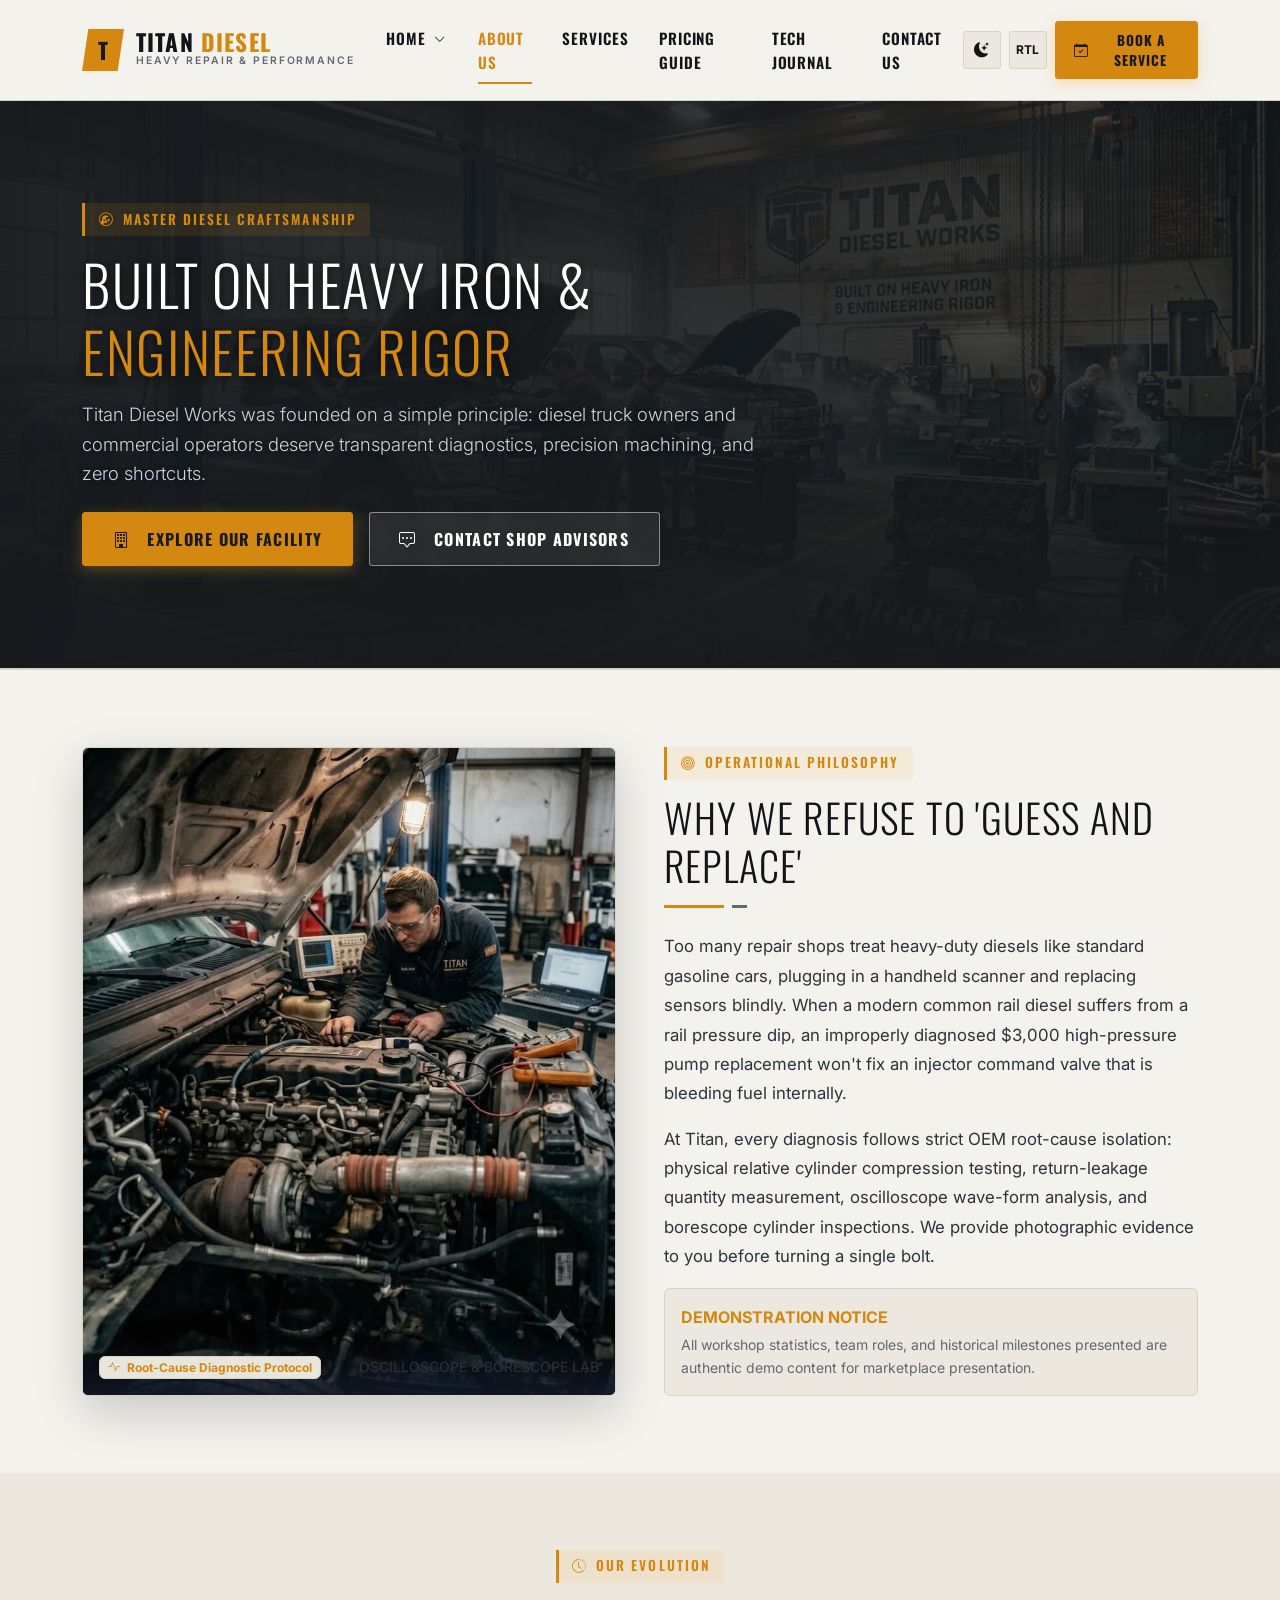
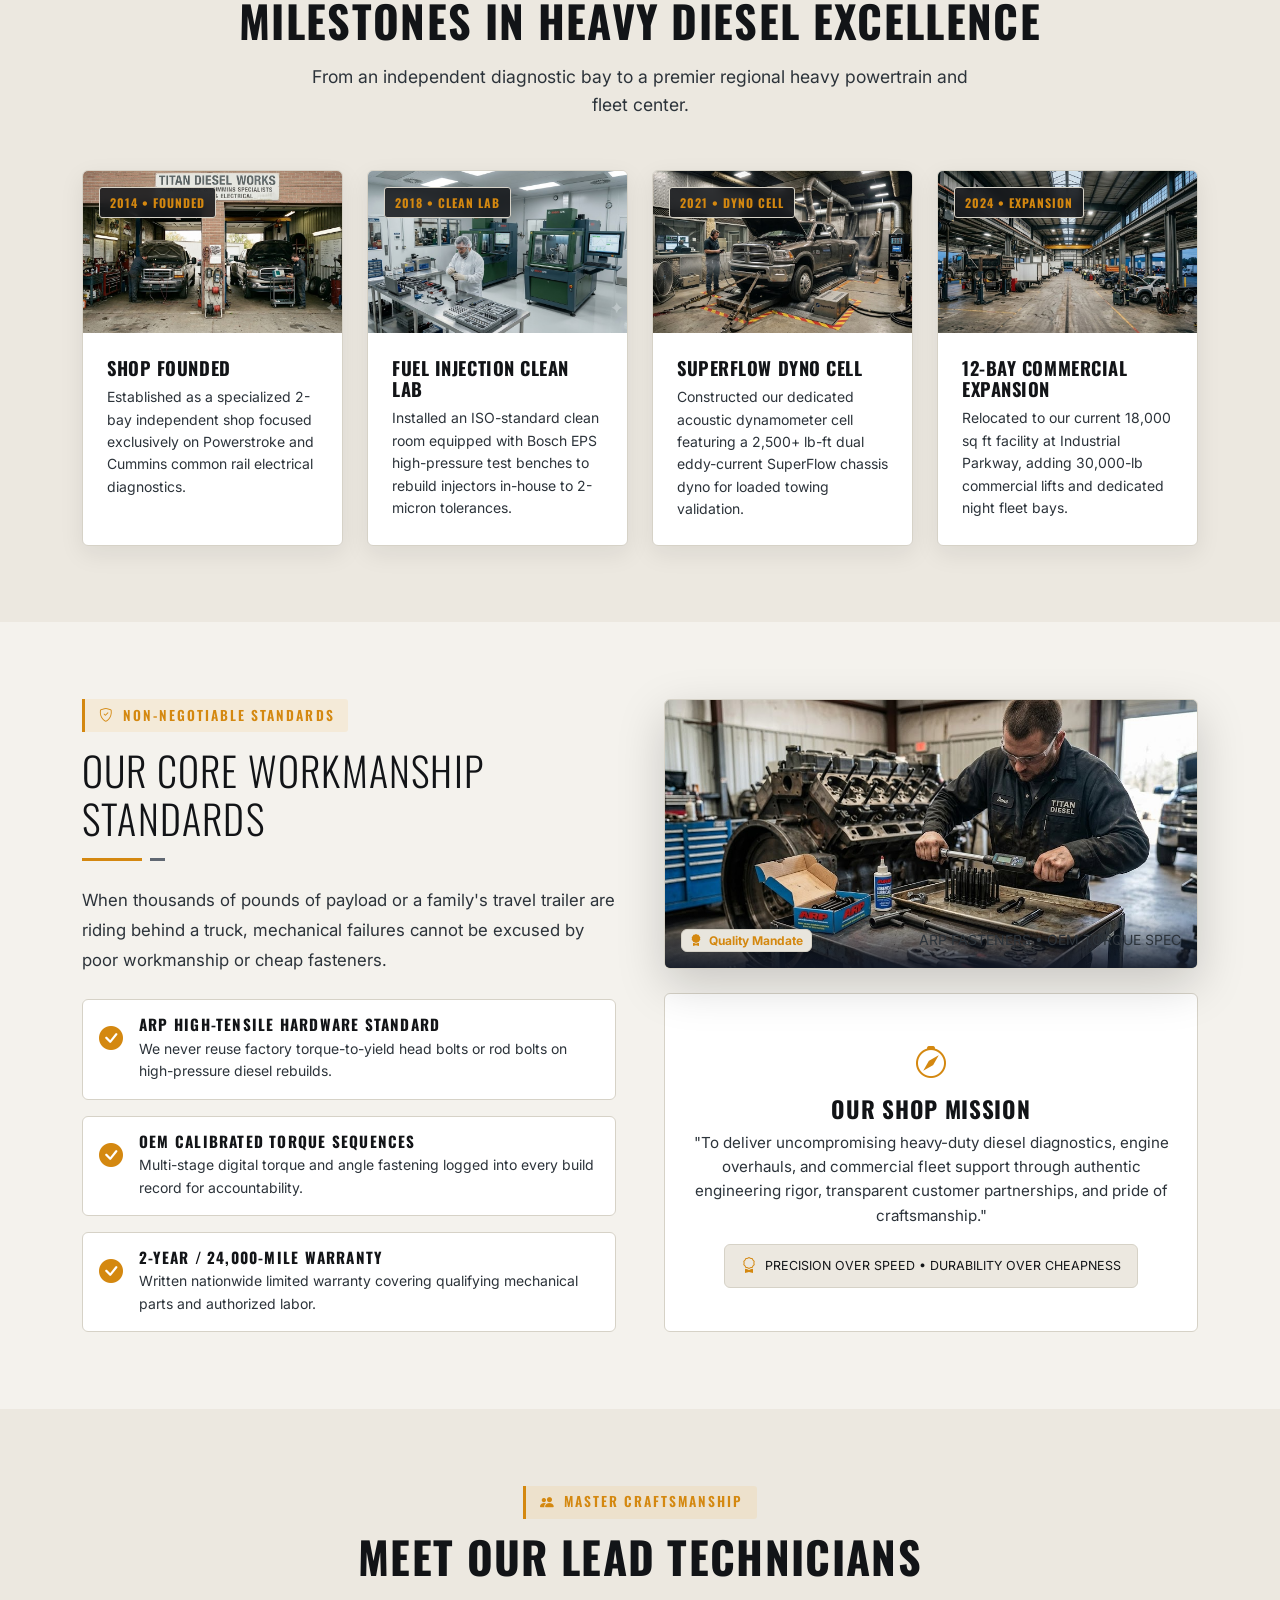
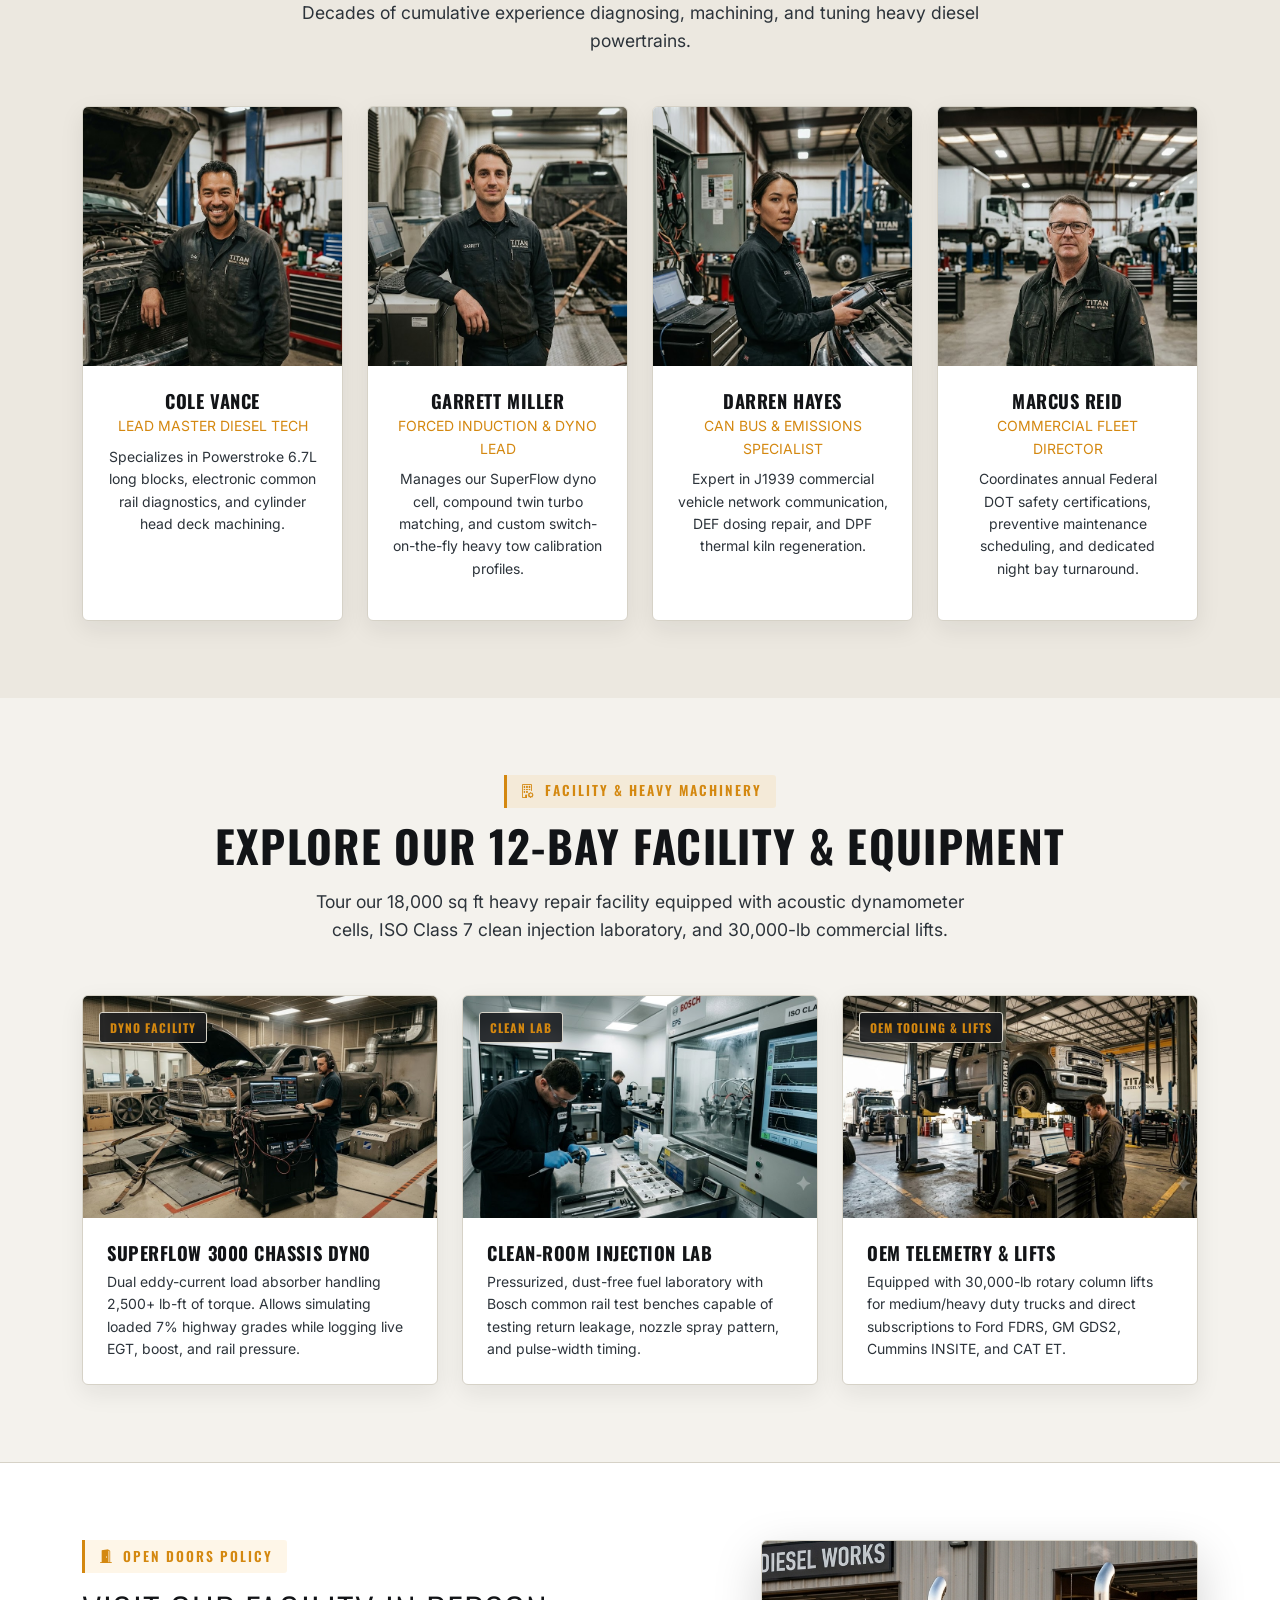
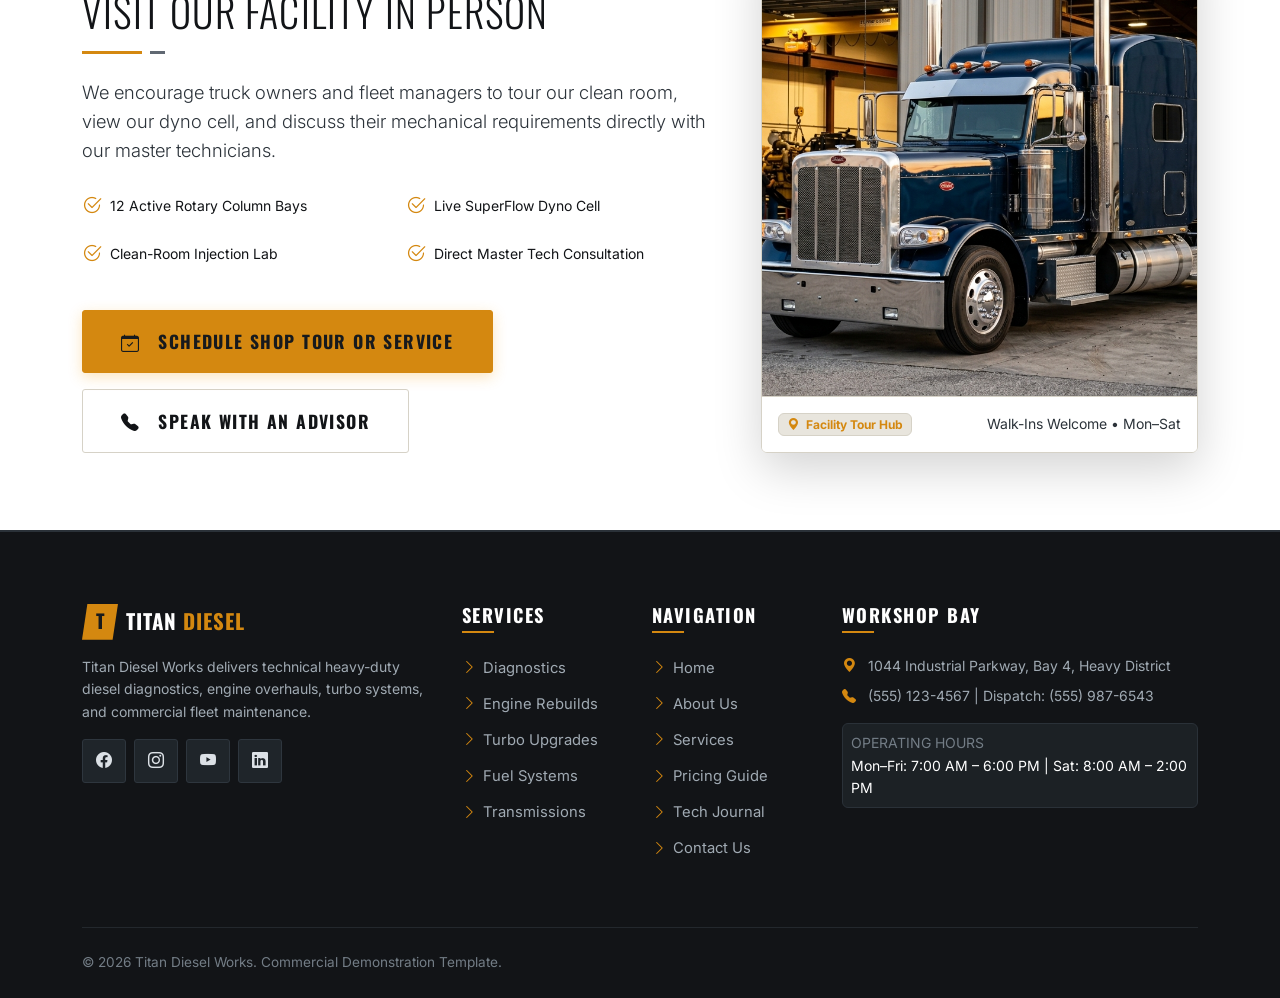
<file: about.html>
<!DOCTYPE html>
<html lang="en" dir="ltr" data-theme="dark">
<head>
  <meta charset="UTF-8">
  <meta name="viewport" content="width=device-width, initial-scale=1.0">
  <link rel="icon" type="image/svg+xml" href="assets/images/branding/titan-diesel-favicon.svg">
  <title>About Titan Diesel Works | Master Diesel Craftsmanship & Facility</title>
  <meta name="description" content="Discover Titan Diesel Works: master certified diesel technicians, state-of-the-art 12-bay facility, SuperFlow dyno testing, and transparent workmanship standards.">

  <!-- Open Graph -->
  <meta property="og:type" content="website">
  <meta property="og:title" content="About Us | Titan Diesel Works">
  <meta property="og:description" content="Dedicated to heavy-duty diesel precision, commercial fleet uptime, and uncompromised engine building.">
  <meta property="og:image" content="assets/images/hero/hero-about.jpg">

  <!-- Fonts & Icons -->
  <link rel="preconnect" href="https://fonts.googleapis.com">
  <link rel="preconnect" href="https://fonts.gstatic.com" crossorigin>
  <link href="https://fonts.googleapis.com/css2?family=Inter:wght@300;400;500;600;700&family=Oswald:wght@500;600;700;800&family=JetBrains+Mono:wght@400;600&display=swap" rel="stylesheet">
  <link href="https://cdn.jsdelivr.net/npm/bootstrap@5.3.3/dist/css/bootstrap.min.css" rel="stylesheet">
  <link href="https://cdn.jsdelivr.net/npm/bootstrap-icons@1.11.3/font/bootstrap-icons.min.css" rel="stylesheet">

  <!-- Stylesheets -->
  <link rel="stylesheet" href="assets/css/style.css">
  <link rel="stylesheet" href="assets/css/responsive.css">
  <link rel="stylesheet" href="assets/css/rtl.css">
</head>
<body>

  <!-- Header -->
  <header class="site-header">
    <nav class="navbar navbar-expand-xl navbar-dark py-3">
      <div class="container">
        <a class="navbar-brand" href="index.html">
          <div class="brand-mark">T</div>
          <div class="brand-text">
            <span class="brand-name">TITAN <span>DIESEL</span></span>
            <span class="brand-sub">HEAVY REPAIR & PERFORMANCE</span>
          </div>
        </a>

        <div class="d-flex align-items-center gap-2 order-lg-3">
          <div class="nav-controls">
            <button type="button" class="control-btn theme-toggle-btn" aria-label="Toggle Theme" title="Switch Theme">
              <i class="bi bi-sun-fill"></i>
            </button>
            <button type="button" class="control-btn rtl-toggle-btn" aria-label="Toggle Layout Direction" title="Toggle RTL">
              <span class="btn-label font-mono fw-bold" style="font-size: 0.75rem;">RTL</span>
            </button>
          </div>
          <button type="button" class="btn btn-industrial-primary btn-industrial-sm d-none d-xl-inline-flex btn-book-service" data-bs-toggle="modal" data-bs-target="#serviceBookingModal">
            <i class="bi bi-calendar-check me-1"></i> Book a Service
          </button>
          <button class="navbar-toggler border-secondary ms-1" type="button" data-bs-toggle="collapse" data-bs-target="#navbarTitanNav" aria-controls="navbarTitanNav" aria-expanded="false" aria-label="Toggle navigation">
            <span class="navbar-toggler-icon"></span>
          </button>
        </div>

        <div class="collapse navbar-collapse order-lg-2" id="navbarTitanNav">
          <ul class="navbar-nav mx-auto mb-2 mb-lg-0">
            <li class="nav-item dropdown">
              <a class="nav-link dropdown-toggle" href="#" role="button" data-bs-toggle="dropdown" aria-expanded="false">Home <i class="bi bi-chevron-down nav-chevron ms-1"></i></a>
              <ul class="dropdown-menu">
                <li><a class="dropdown-item" href="index.html"><i class="bi bi-wrench me-2 text-accent"></i> Home 1: Heavy Diesel Landing</a></li>
                <li><a class="dropdown-item" href="home-2.html"><i class="bi bi-speedometer2 me-2 text-accent"></i> Home 2: Performance & Fleet</a></li>
              </ul>
            </li>
            <li class="nav-item"><a class="nav-link active" href="about.html">About Us</a></li>
            <li class="nav-item"><a class="nav-link" href="services.html">Services</a></li>
            <li class="nav-item"><a class="nav-link" href="pricing.html">Pricing Guide</a></li>
            <li class="nav-item"><a class="nav-link" href="blog.html">Tech Journal</a></li>
            <li class="nav-item"><a class="nav-link" href="contact.html">Contact Us</a></li>
          </ul>
        </div>
      </div>
    </nav>
  </header>

  <main>
    <!-- ========================================================================
         SECTION 1: ABOUT HERO
         Workshop backdrop, facility stats and mission statement
         ======================================================================== -->
    <section class="detail-hero">
      <img src="assets/images/hero/hero-about.jpg" alt="Titan Diesel Heavy-Duty Workshop - Built on Heavy Iron &amp; Engineering Rigor" class="hero-bg-img">
      <div class="hero-bg-overlay"></div>
      <div class="container hero-content">
        <div class="row align-items-center">
          <div class="col-lg-9 col-xl-8">
            <span class="section-tagline"><i class="bi bi-wrench-adjustable-circle"></i> Master Diesel Craftsmanship</span>
            <h1 class="display-4 font-heading text-uppercase mb-3">Built on Heavy Iron &amp; <span class="text-accent">Engineering Rigor</span></h1>
            <p class="lead text-secondary mb-4" style="font-size: 1.15rem; max-width: 680px;">
              Titan Diesel Works was founded on a simple principle: diesel truck owners and commercial operators deserve transparent diagnostics, precision machining, and zero shortcuts.
            </p>
            <div class="d-flex flex-wrap gap-3">
              <a href="#facilitySection" class="btn btn-industrial-primary">
                <i class="bi bi-building me-2"></i> Explore Our Facility
              </a>
              <a href="contact.html" class="btn btn-industrial-secondary">
                <i class="bi bi-chat-square-dots me-2"></i> Contact Shop Advisors
              </a>
            </div>
          </div>
        </div>
      </div>
    </section>

    <!-- ========================================================================
         SECTION 2: WORKSHOP PHILOSOPHY & REPAIR ETHICS (SPLIT LAYOUT)
         Precision tolerances, no parts-throwing, customer communication
         ======================================================================== -->
    <section class="section-py bg-primary-theme">
      <div class="container">
        <div class="row g-4 g-lg-5 align-items-stretch">
          <div class="col-lg-6 d-flex">
            <div class="rounded overflow-hidden border border-secondary shadow-lg w-100 position-relative h-100" style="min-height: 380px;">
              <img src="assets/images/about/why-we-refuse.jpg" alt="Titan Master Diesel Technician with Oscilloscope Diagnosing Engine" class="w-100 h-100" style="object-fit: cover; object-position: center; position: absolute; inset: 0;">
              <div class="position-absolute bottom-0 start-0 end-0 p-3" style="background: linear-gradient(180deg, transparent 0%, rgba(17, 24, 39, 0.88) 100%); z-index: 2;">
                <div class="d-flex justify-content-between align-items-center flex-wrap gap-2">
                  <span class="badge bg-secondary border border-secondary text-accent font-mono">
                    <i class="bi bi-activity me-1"></i> Root-Cause Diagnostic Protocol
                  </span>
                  <span class="small font-mono text-secondary">OSCILLOSCOPE &amp; BORESCOPE LAB</span>
                </div>
              </div>
            </div>
          </div>

          <div class="col-lg-6">
            <span class="section-tagline"><i class="bi bi-bullseye"></i> Operational Philosophy</span>
            <h2 class="display-6 font-heading mb-3">Why We Refuse to 'Guess and Replace'</h2>
            <div class="industrial-divider"></div>
            <p class="text-secondary mb-3" style="font-size: 1.05rem; line-height: 1.75;">
              Too many repair shops treat heavy-duty diesels like standard gasoline cars, plugging in a handheld scanner and replacing sensors blindly. When a modern common rail diesel suffers from a rail pressure dip, an improperly diagnosed $3,000 high-pressure pump replacement won't fix an injector command valve that is bleeding fuel internally.
            </p>
            <p class="text-secondary mb-3" style="font-size: 1.05rem; line-height: 1.75;">
              At Titan, every diagnosis follows strict OEM root-cause isolation: physical relative cylinder compression testing, return-leakage quantity measurement, oscilloscope wave-form analysis, and borescope cylinder inspections. We provide photographic evidence to you before turning a single bolt.
            </p>
            <div class="p-3 rounded bg-subtle border border-secondary mb-0">
              <strong class="d-block text-accent font-heading text-uppercase mb-1">Demonstration Notice</strong>
              <p class="small text-muted mb-0">All workshop statistics, team roles, and historical milestones presented are authentic demo content for marketplace presentation.</p>
            </div>
          </div>
        </div>
      </div>
    </section>

    <!-- ========================================================================
         SECTION 3: COMPANY HISTORY & EDITABLE MILESTONES
         Chronological growth from single bay to 12-bay facility
         ======================================================================== -->
    <section class="section-py bg-subtle-theme">
      <div class="container">
        <div class="section-header text-center">
          <span class="section-tagline"><i class="bi bi-clock-history"></i> Our Evolution</span>
          <h2 class="section-title">Milestones in Heavy Diesel Excellence</h2>
          <p class="section-description mx-auto">From an independent diagnostic bay to a premier regional heavy powertrain and fleet center.</p>
        </div>

        <div class="row g-4">
          <div class="col-lg-3 col-sm-6">
            <div class="industrial-card h-100">
              <div class="card-img-wrapper" style="aspect-ratio: 16 / 10;">
                <span class="card-badge">2014 &bull; Founded</span>
                <img src="assets/images/about/shop-founded.jpg" alt="Shop Founded in 2014 - Diagnostic Bay" loading="lazy">
              </div>
              <div class="industrial-card-body">
                <h5 class="font-heading mb-2">Shop Founded</h5>
                <p class="small text-secondary mb-0">Established as a specialized 2-bay independent shop focused exclusively on Powerstroke and Cummins common rail electrical diagnostics.</p>
              </div>
            </div>
          </div>
          <div class="col-lg-3 col-sm-6">
            <div class="industrial-card h-100">
              <div class="card-img-wrapper" style="aspect-ratio: 16 / 10;">
                <span class="card-badge">2018 &bull; Clean Lab</span>
                <img src="assets/images/about/fuel-injection-clean-lab.jpg" alt="Fuel Injection Clean Lab in 2018" loading="lazy">
              </div>
              <div class="industrial-card-body">
                <h5 class="font-heading mb-2">Fuel Injection Clean Lab</h5>
                <p class="small text-secondary mb-0">Installed an ISO-standard clean room equipped with Bosch EPS high-pressure test benches to rebuild injectors in-house to 2-micron tolerances.</p>
              </div>
            </div>
          </div>
          <div class="col-lg-3 col-sm-6">
            <div class="industrial-card h-100">
              <div class="card-img-wrapper" style="aspect-ratio: 16 / 10;">
                <span class="card-badge">2021 &bull; Dyno Cell</span>
                <img src="assets/images/about/superflow-dyno-cell.jpg" alt="SuperFlow Dyno Cell in 2021" loading="lazy">
              </div>
              <div class="industrial-card-body">
                <h5 class="font-heading mb-2">SuperFlow Dyno Cell</h5>
                <p class="small text-secondary mb-0">Constructed our dedicated acoustic dynamometer cell featuring a 2,500+ lb-ft dual eddy-current SuperFlow chassis dyno for loaded towing validation.</p>
              </div>
            </div>
          </div>
          <div class="col-lg-3 col-sm-6">
            <div class="industrial-card h-100">
              <div class="card-img-wrapper" style="aspect-ratio: 16 / 10;">
                <span class="card-badge">2024 &bull; Expansion</span>
                <img src="assets/images/about/12-bay-commercial-expansion.jpg" alt="12-Bay Commercial Expansion in 2024" loading="lazy">
              </div>
              <div class="industrial-card-body">
                <h5 class="font-heading mb-2">12-Bay Commercial Expansion</h5>
                <p class="small text-secondary mb-0">Relocated to our current 18,000 sq ft facility at Industrial Parkway, adding 30,000-lb commercial lifts and dedicated night fleet bays.</p>
              </div>
            </div>
          </div>
        </div>
      </div>
    </section>

    <!-- ========================================================================
         SECTION 4: WORKMANSHIP STANDARDS, MISSION & VALUES
         Quality assurance pillars
         ======================================================================== -->
    <section class="section-py bg-primary-theme">
      <div class="container">
        <div class="row align-items-stretch g-5">
          <div class="col-lg-6 d-flex flex-column justify-content-between">
            <div>
              <span class="section-tagline"><i class="bi bi-shield-check"></i> Non-Negotiable Standards</span>
              <h2 class="display-6 font-heading mb-3">Our Core Workmanship Standards</h2>
              <div class="industrial-divider"></div>
              <p class="text-secondary mb-4" style="font-size: 1.05rem; line-height: 1.8;">
                When thousands of pounds of payload or a family's travel trailer are riding behind a truck, mechanical failures cannot be excused by poor workmanship or cheap fasteners.
              </p>
            </div>
            <div class="d-flex flex-column gap-3">
              <div class="p-3 rounded border border-secondary bg-surface d-flex align-items-start gap-3">
                <i class="bi bi-check-circle-fill text-accent fs-4 mt-1"></i>
                <div>
                  <h6 class="font-heading mb-1 text-primary-theme">ARP High-Tensile Hardware Standard</h6>
                  <p class="small text-secondary mb-0">We never reuse factory torque-to-yield head bolts or rod bolts on high-pressure diesel rebuilds.</p>
                </div>
              </div>
              <div class="p-3 rounded border border-secondary bg-surface d-flex align-items-start gap-3">
                <i class="bi bi-check-circle-fill text-accent fs-4 mt-1"></i>
                <div>
                  <h6 class="font-heading mb-1 text-primary-theme">OEM Calibrated Torque Sequences</h6>
                  <p class="small text-secondary mb-0">Multi-stage digital torque and angle fastening logged into every build record for accountability.</p>
                </div>
              </div>
              <div class="p-3 rounded border border-secondary bg-surface d-flex align-items-start gap-3">
                <i class="bi bi-check-circle-fill text-accent fs-4 mt-1"></i>
                <div>
                  <h6 class="font-heading mb-1 text-primary-theme">2-Year / 24,000-Mile Warranty</h6>
                  <p class="small text-secondary mb-0">Written nationwide limited warranty covering qualifying mechanical parts and authorized labor.</p>
                </div>
              </div>
            </div>
          </div>

          <div class="col-lg-6 d-flex flex-column justify-content-between">
            <div class="rounded overflow-hidden border border-secondary shadow-lg mb-4 position-relative" style="min-height: 260px;">
              <img src="assets/images/about/our-core-workmanship-standards.jpg" alt="Titan Diesel Master Rebuild and Torque Rigor Standards" class="img-fluid w-100" style="object-fit: cover; max-height: 280px; width: 100%;">
              <div class="position-absolute bottom-0 start-0 end-0 p-3" style="background: linear-gradient(180deg, transparent 0%, rgba(17, 24, 39, 0.9) 100%);">
                <div class="d-flex justify-content-between align-items-center flex-wrap gap-2">
                  <span class="badge bg-secondary border border-secondary text-accent font-mono">
                    <i class="bi bi-award-fill me-1"></i> Quality Mandate
                  </span>
                  <span class="small font-mono text-secondary">ARP FASTENERS &bull; OEM TORQUE SPEC</span>
                </div>
              </div>
            </div>
            <div class="p-4 rounded border border-secondary bg-surface text-center flex-grow-1 d-flex flex-column justify-content-center">
              <i class="bi bi-compass fs-2 text-accent mb-2 d-block"></i>
              <h4 class="font-heading mb-2">Our Shop Mission</h4>
              <p class="text-secondary small mb-3" style="font-size: 0.95rem; line-height: 1.6;">
                "To deliver uncompromising heavy-duty diesel diagnostics, engine overhauls, and commercial fleet support through authentic engineering rigor, transparent customer partnerships, and pride of craftsmanship."
              </p>
              <div class="d-inline-flex align-items-center justify-content-center gap-2 p-2 px-3 rounded bg-subtle border border-secondary mx-auto">
                <i class="bi bi-award text-accent"></i>
                <span class="small font-heading text-uppercase" style="font-size: 0.78rem;">Precision Over Speed &bull; Durability Over Cheapness</span>
              </div>
            </div>
          </div>
        </div>
      </div>
    </section>

    <!-- ========================================================================
         SECTION 5: MASTER TECHNICIAN TEAM
         Distinct portraits, realistic credentials and specialty roles
         ======================================================================== -->
    <section class="section-py bg-subtle-theme">
      <div class="container">
        <div class="section-header text-center">
          <span class="section-tagline"><i class="bi bi-people-fill"></i> Master Craftsmanship</span>
          <h2 class="section-title">Meet Our Lead Technicians</h2>
          <p class="section-description mx-auto">Decades of cumulative experience diagnosing, machining, and tuning heavy diesel powertrains.</p>
        </div>

        <div class="row g-4">
          <!-- Tech 1 -->
          <div class="col-lg-3 col-sm-6">
            <div class="industrial-card h-100">
              <div class="card-img-wrapper" style="aspect-ratio: 1 / 1;">
                <img src="assets/images/team/cole-vance.jpg" alt="Cole Vance - Master Diesel Diagnostic Specialist" loading="lazy">
              </div>
              <div class="industrial-card-body text-center">
                <h4 class="h5 mb-1">Cole Vance</h4>
                <div class="text-accent small font-heading text-uppercase mb-2">Lead Master Diesel Tech</div>
                <p class="small text-secondary mb-0">Specializes in Powerstroke 6.7L long blocks, electronic common rail diagnostics, and cylinder head deck machining.</p>
              </div>
            </div>
          </div>

          <!-- Tech 2 -->
          <div class="col-lg-3 col-sm-6">
            <div class="industrial-card h-100">
              <div class="card-img-wrapper" style="aspect-ratio: 1 / 1;">
                <img src="assets/images/team/garrett-miller.jpg" alt="Garrett Miller - Forced Induction Specialist" loading="lazy">
              </div>
              <div class="industrial-card-body text-center">
                <h4 class="h5 mb-1">Garrett Miller</h4>
                <div class="text-accent small font-heading text-uppercase mb-2">Forced Induction & Dyno Lead</div>
                <p class="small text-secondary mb-0">Manages our SuperFlow dyno cell, compound twin turbo matching, and custom switch-on-the-fly heavy tow calibration profiles.</p>
              </div>
            </div>
          </div>

          <!-- Tech 3 -->
          <div class="col-lg-3 col-sm-6">
            <div class="industrial-card h-100">
              <div class="card-img-wrapper" style="aspect-ratio: 1 / 1;">
                <img src="assets/images/team/darren-hayes.jpg" alt="Darren Hayes - Electrical & CAN Bus Specialist" loading="lazy">
              </div>
              <div class="industrial-card-body text-center">
                <h4 class="h5 mb-1">Darren Hayes</h4>
                <div class="text-accent small font-heading text-uppercase mb-2">CAN Bus & Emissions Specialist</div>
                <p class="small text-secondary mb-3">Expert in J1939 commercial vehicle network communication, DEF dosing repair, and DPF thermal kiln regeneration.</p>
              </div>
            </div>
          </div>

          <!-- Tech 4 -->
          <div class="col-lg-3 col-sm-6">
            <div class="industrial-card h-100">
              <div class="card-img-wrapper" style="aspect-ratio: 1 / 1;">
                <img src="assets/images/team/marcus-reid.jpg" alt="Marcus Reid - Commercial Fleet Director" loading="lazy">
              </div>
              <div class="industrial-card-body text-center">
                <h4 class="h5 mb-1">Marcus Reid</h4>
                <div class="text-accent small font-heading text-uppercase mb-2">Commercial Fleet Director</div>
                <p class="small text-secondary mb-3">Coordinates annual Federal DOT safety certifications, preventive maintenance scheduling, and dedicated night bay turnaround.</p>
              </div>
            </div>
          </div>
        </div>
      </div>
    </section>

    <!-- ========================================================================
         SECTION 6: WORKSHOP EQUIPMENT & TOOLING SHOWCASE
         Scanners, Dyno, Clean Lab, Hydraulic Lifts
         ======================================================================== -->
    <section class="section-py bg-primary-theme" id="facilitySection" style="scroll-margin-top: 90px;">
      <div class="container">
        <div class="section-header text-center">
          <span class="section-tagline"><i class="bi bi-building-gear"></i> Facility &amp; Heavy Machinery</span>
          <h2 class="section-title">Explore Our 12-Bay Facility &amp; Equipment</h2>
          <p class="section-description mx-auto">Tour our 18,000 sq ft heavy repair facility equipped with acoustic dynamometer cells, ISO Class 7 clean injection laboratory, and 30,000-lb commercial lifts.</p>
        </div>

        <div class="row g-4">
          <div class="col-lg-4 col-md-6">
            <div class="industrial-card h-100">
              <div class="card-img-wrapper">
                <span class="card-badge">Dyno Facility</span>
                <img src="assets/images/about/superflow-3000-chassis-dyno.jpg" alt="SuperFlow Dynamometer Cell" loading="lazy">
              </div>
              <div class="industrial-card-body">
                <h4 class="h5 mb-2">SuperFlow 3000 Chassis Dyno</h4>
                <p class="small text-secondary mb-0">Dual eddy-current load absorber handling 2,500+ lb-ft of torque. Allows simulating loaded 7% highway grades while logging live EGT, boost, and rail pressure.</p>
              </div>
            </div>
          </div>

          <div class="col-lg-4 col-md-6">
            <div class="industrial-card h-100">
              <div class="card-img-wrapper">
                <span class="card-badge">Clean Lab</span>
                <img src="assets/images/about/clean-room-injection-lab.jpg" alt="Fuel Injection Clean Room Lab" loading="lazy">
              </div>
              <div class="industrial-card-body">
                <h4 class="h5 mb-2">Clean-Room Injection Lab</h4>
                <p class="small text-secondary mb-0">Pressurized, dust-free fuel laboratory with Bosch common rail test benches capable of testing return leakage, nozzle spray pattern, and pulse-width timing.</p>
              </div>
            </div>
          </div>

          <div class="col-lg-4 col-md-6">
            <div class="industrial-card h-100">
              <div class="card-img-wrapper">
                <span class="card-badge">OEM Tooling &amp; Lifts</span>
                <img src="assets/images/about/oem-telemetry-and-lifts.jpg" alt="30,000-lb Rotary Column Lifts &amp; OEM Telemetry Equipment" loading="lazy">
              </div>
              <div class="industrial-card-body">
                <h4 class="h5 mb-2">OEM Telemetry &amp; Lifts</h4>
                <p class="small text-secondary mb-0">Equipped with 30,000-lb rotary column lifts for medium/heavy duty trucks and direct subscriptions to Ford FDRS, GM GDS2, Cummins INSITE, and CAT ET.</p>
              </div>
            </div>
          </div>
        </div>
      </div>
    </section>

    <!-- ========================================================================
         SECTION 7: CLIENT TRUST & WORKSHOP TOUR CTA
         Visit our facility or book diagnostic slot
         ======================================================================== -->
    <section class="section-py bg-secondary-theme border-top border-secondary">
      <div class="container">
        <div class="row align-items-stretch g-5">
          <div class="col-lg-7 d-flex flex-column justify-content-between">
            <div>
              <span class="section-tagline"><i class="bi bi-door-open-fill"></i> Open Doors Policy</span>
              <h2 class="display-6 font-heading mb-3">Visit Our Facility in Person</h2>
              <div class="industrial-divider"></div>
              <p class="lead text-secondary mb-4" style="font-size: 1.15rem;">
                We encourage truck owners and fleet managers to tour our clean room, view our dyno cell, and discuss their mechanical requirements directly with our master technicians.
              </p>
              <div class="row g-3 mb-4">
                <div class="col-sm-6">
                  <div class="d-flex align-items-center gap-2">
                    <i class="bi bi-check2-circle text-accent fs-5"></i>
                    <span class="small text-primary-theme">12 Active Rotary Column Bays</span>
                  </div>
                </div>
                <div class="col-sm-6">
                  <div class="d-flex align-items-center gap-2">
                    <i class="bi bi-check2-circle text-accent fs-5"></i>
                    <span class="small text-primary-theme">Live SuperFlow Dyno Cell</span>
                  </div>
                </div>
                <div class="col-sm-6">
                  <div class="d-flex align-items-center gap-2">
                    <i class="bi bi-check2-circle text-accent fs-5"></i>
                    <span class="small text-primary-theme">Clean-Room Injection Lab</span>
                  </div>
                </div>
                <div class="col-sm-6">
                  <div class="d-flex align-items-center gap-2">
                    <i class="bi bi-check2-circle text-accent fs-5"></i>
                    <span class="small text-primary-theme">Direct Master Tech Consultation</span>
                  </div>
                </div>
              </div>
            </div>
            <div class="d-flex flex-wrap gap-3 mt-3">
              <button type="button" class="btn btn-industrial-primary btn-industrial-lg btn-book-service" data-bs-toggle="modal" data-bs-target="#serviceBookingModal">
                <i class="bi bi-calendar-check me-2"></i> Schedule Shop Tour or Service
              </button>
              <a href="tel:5551234567" class="btn btn-industrial-secondary btn-industrial-lg">
                <i class="bi bi-telephone-fill me-2"></i> Speak with an Advisor
              </a>
            </div>
          </div>
          <div class="col-lg-5 d-flex flex-column">
            <div class="rounded overflow-hidden border border-secondary shadow-lg position-relative h-100 d-flex flex-column">
              <img src="assets/images/projects/project-cat-c15-peterbilt.jpg" alt="Titan Diesel Heavy Repair Workshop Bay Entrance with Peterbilt 389" class="w-100 h-100" style="object-fit: cover; min-height: 0; flex: 1 1 auto;">
              <div class="p-3 bg-surface border-top border-secondary mt-auto">
                <div class="d-flex justify-content-between align-items-center flex-wrap gap-2">
                  <span class="badge bg-secondary border border-secondary text-accent font-mono">
                    <i class="bi bi-geo-alt-fill me-1"></i> Facility Tour Hub
                  </span>
                  <span class="small font-mono text-secondary">Walk-Ins Welcome &bull; Mon–Sat</span>
                </div>
              </div>
            </div>
          </div>
        </div>
      </div>
    </section>
  </main>

  <!-- Footer -->
  <footer class="site-footer">
    <div class="container">
      <div class="row g-4">
        <div class="col-lg-4 col-md-6 footer-col">
          <div class="d-flex align-items-center gap-2 mb-3">
            <div class="brand-mark" style="width: 36px; height: 36px; font-size: 1.2rem;">T</div>
            <span class="brand-name" style="font-size: 1.3rem;">TITAN <span>DIESEL</span></span>
          </div>
          <p class="small text-secondary mb-3">
            Titan Diesel Works delivers technical heavy-duty diesel diagnostics, engine overhauls, turbo systems, and commercial fleet maintenance.
          </p>
          <div class="d-flex align-items-center gap-2">
            <a href="https://www.facebook.com" target="_blank" rel="noopener noreferrer" class="btn-icon-square" aria-label="Facebook"><i class="bi bi-facebook"></i></a>
            <a href="https://www.instagram.com" target="_blank" rel="noopener noreferrer" class="btn-icon-square" aria-label="Instagram"><i class="bi bi-instagram"></i></a>
            <a href="https://www.youtube.com" target="_blank" rel="noopener noreferrer" class="btn-icon-square" aria-label="YouTube"><i class="bi bi-youtube"></i></a>
            <a href="https://www.linkedin.com" target="_blank" rel="noopener noreferrer" class="btn-icon-square" aria-label="LinkedIn"><i class="bi bi-linkedin"></i></a>
          </div>
        </div>

        <div class="col-lg-2 col-md-6 footer-col">
          <h5 class="footer-title">Services</h5>
          <ul class="footer-links">
            <li><a href="service-details.html?id=engine-diagnostics"><i class="bi bi-chevron-right text-accent"></i> Diagnostics</a></li>
            <li><a href="service-details.html?id=engine-rebuild"><i class="bi bi-chevron-right text-accent"></i> Engine Rebuilds</a></li>
            <li><a href="service-details.html?id=turbocharger-upgrades"><i class="bi bi-chevron-right text-accent"></i> Turbo Upgrades</a></li>
            <li><a href="service-details.html?id=fuel-injection"><i class="bi bi-chevron-right text-accent"></i> Fuel Systems</a></li>
            <li><a href="service-details.html?id=transmission-drivetrain"><i class="bi bi-chevron-right text-accent"></i> Transmissions</a></li>
          </ul>
        </div>

        <div class="col-lg-2 col-md-6 footer-col">
          <h5 class="footer-title">Navigation</h5>
          <ul class="footer-links">
            <li><a href="index.html"><i class="bi bi-chevron-right text-accent"></i> Home</a></li>
            <li><a href="about.html"><i class="bi bi-chevron-right text-accent"></i> About Us</a></li>
            <li><a href="services.html"><i class="bi bi-chevron-right text-accent"></i> Services</a></li>
            <li><a href="pricing.html"><i class="bi bi-chevron-right text-accent"></i> Pricing Guide</a></li>
            <li><a href="blog.html"><i class="bi bi-chevron-right text-accent"></i> Tech Journal</a></li>
            <li><a href="contact.html"><i class="bi bi-chevron-right text-accent"></i> Contact Us</a></li>
          </ul>
        </div>

        <div class="col-lg-4 col-md-6 footer-col">
          <h5 class="footer-title">Workshop Bay</h5>
          <p class="small text-secondary mb-2">
            <i class="bi bi-geo-alt-fill text-accent me-2"></i> 1044 Industrial Parkway, Bay 4, Heavy District
          </p>
          <p class="small text-secondary mb-2">
            <i class="bi bi-telephone-fill text-accent me-2"></i> (555) 123-4567 | Dispatch: (555) 987-6543
          </p>
          <div class="p-2 rounded bg-subtle border border-secondary mt-3">
            <span class="d-block small text-muted font-heading text-uppercase">Operating Hours</span>
            <span class="small text-primary-theme d-block">Mon–Fri: 7:00 AM – 6:00 PM | Sat: 8:00 AM – 2:00 PM</span>
          </div>
        </div>
      </div>

      <div class="footer-bottom d-flex flex-wrap justify-content-between align-items-center gap-2">
        <div>
          &copy; <span class="current-year">2026</span> Titan Diesel Works. Commercial Demonstration Template.
        </div>
      </div>
    </div>
  </footer>

  <!-- Scripts -->
  <script src="https://cdn.jsdelivr.net/npm/bootstrap@5.3.3/dist/js/bootstrap.bundle.min.js"></script>
  <script src="assets/js/theme.js"></script>
  <script src="assets/js/rtl.js"></script>
  <script src="assets/js/navigation.js"></script>
  <script src="assets/js/forms.js"></script>
  <script src="assets/js/main.js"></script>
</body>
</html>
</file>
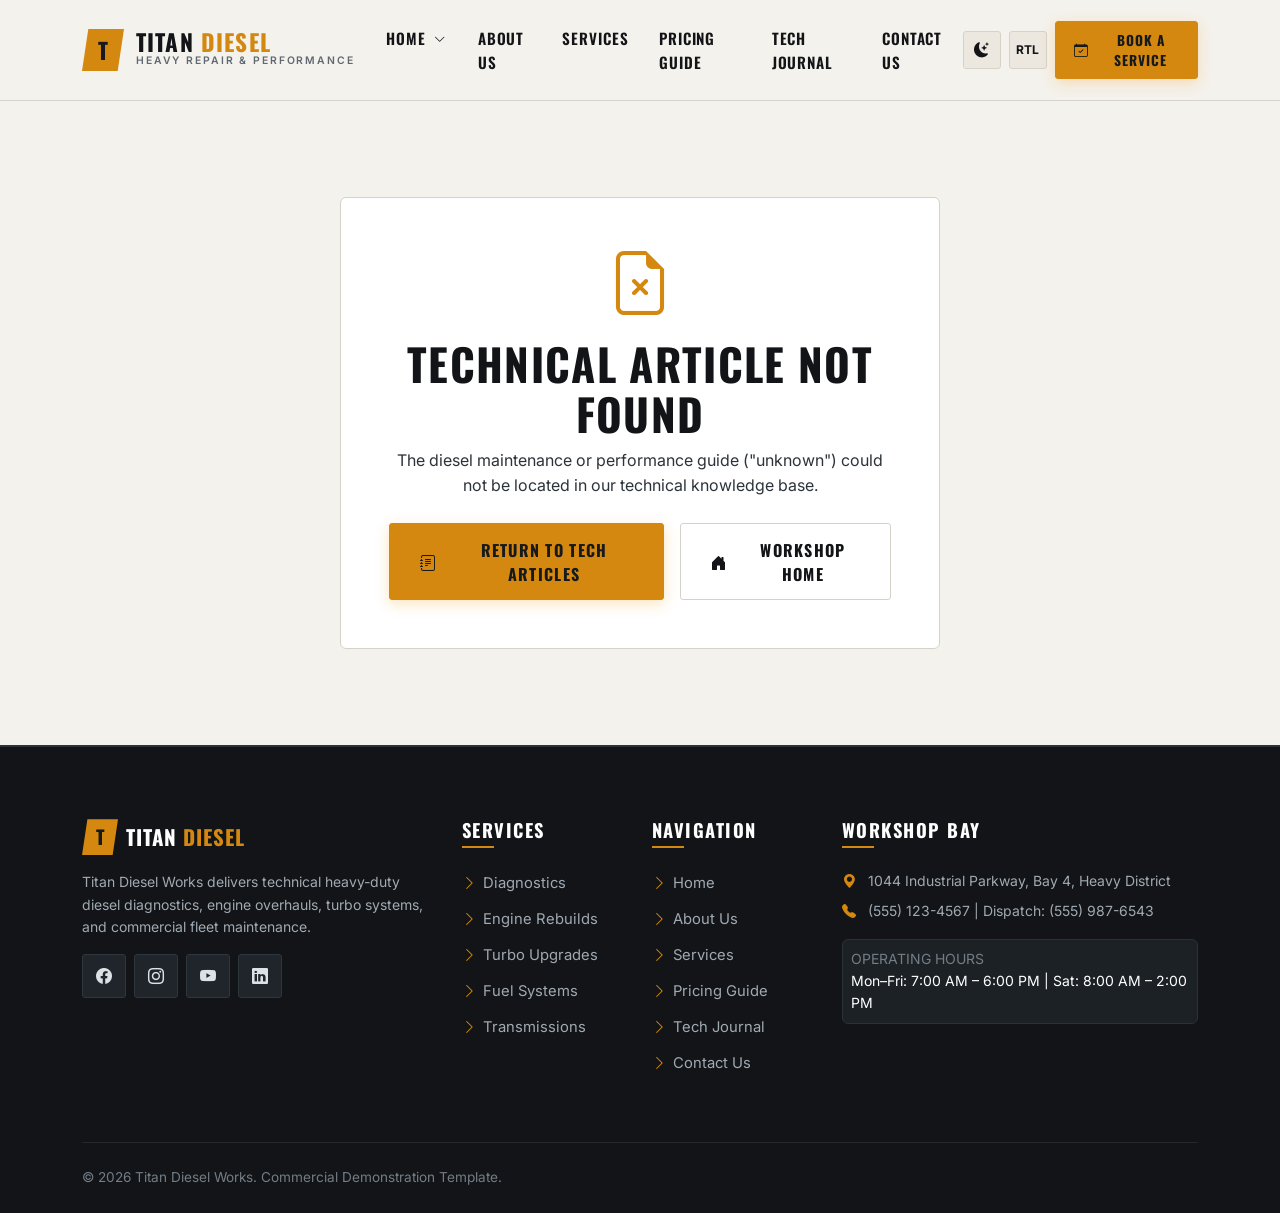
<file: blog-details.html>
<!DOCTYPE html>
<html lang="en" dir="ltr" data-theme="dark">
<head>
  <meta charset="UTF-8">
  <meta name="viewport" content="width=device-width, initial-scale=1.0">
  <link rel="icon" type="image/svg+xml" href="assets/images/branding/titan-diesel-favicon.svg">
  <title>Technical Article | Titan Diesel Tech Digest</title>
  <meta name="description" content="Detailed heavy-duty diesel failure analysis, maintenance checklists, and engineering insights from certified master diesel technicians.">

  <!-- Open Graph -->
  <meta property="og:type" content="article">
  <meta property="og:title" content="Technical Article | Titan Diesel Works">
  <meta property="og:description" content="Detailed heavy-duty diesel engineering insights and failure analysis.">

  <!-- Fonts & Icons -->
  <link rel="preconnect" href="https://fonts.googleapis.com">
  <link rel="preconnect" href="https://fonts.gstatic.com" crossorigin>
  <link href="https://fonts.googleapis.com/css2?family=Inter:wght@300;400;500;600;700&family=Oswald:wght@500;600;700;800&family=JetBrains+Mono:wght@400;600&display=swap" rel="stylesheet">
  <link href="https://cdn.jsdelivr.net/npm/bootstrap@5.3.3/dist/css/bootstrap.min.css" rel="stylesheet">
  <link href="https://cdn.jsdelivr.net/npm/bootstrap-icons@1.11.3/font/bootstrap-icons.min.css" rel="stylesheet">

  <!-- Stylesheets -->
  <link rel="stylesheet" href="assets/css/style.css">
  <link rel="stylesheet" href="assets/css/responsive.css">
  <link rel="stylesheet" href="assets/css/rtl.css">
</head>
<body>

  <!-- Header -->
  <header class="site-header">
    <nav class="navbar navbar-expand-xl navbar-dark py-3">
      <div class="container">
        <a class="navbar-brand" href="index.html">
          <div class="brand-mark">T</div>
          <div class="brand-text">
            <span class="brand-name">TITAN <span>DIESEL</span></span>
            <span class="brand-sub">HEAVY REPAIR & PERFORMANCE</span>
          </div>
        </a>

        <div class="d-flex align-items-center gap-2 order-lg-3">
          <div class="nav-controls">
            <button type="button" class="control-btn theme-toggle-btn" aria-label="Toggle Theme" title="Switch Theme">
              <i class="bi bi-sun-fill"></i>
            </button>
            <button type="button" class="control-btn rtl-toggle-btn" aria-label="Toggle Layout Direction" title="Toggle RTL">
              <span class="btn-label font-mono fw-bold" style="font-size: 0.75rem;">RTL</span>
            </button>
          </div>
          <button type="button" class="btn btn-industrial-primary btn-industrial-sm d-none d-xl-inline-flex btn-book-service" data-bs-toggle="modal" data-bs-target="#serviceBookingModal">
            <i class="bi bi-calendar-check me-1"></i> Book a Service
          </button>
          <button class="navbar-toggler border-secondary ms-1" type="button" data-bs-toggle="collapse" data-bs-target="#navbarTitanNav" aria-controls="navbarTitanNav" aria-expanded="false" aria-label="Toggle navigation">
            <span class="navbar-toggler-icon"></span>
          </button>
        </div>

        <div class="collapse navbar-collapse order-lg-2" id="navbarTitanNav">
          <ul class="navbar-nav mx-auto mb-2 mb-lg-0">
            <li class="nav-item dropdown">
              <a class="nav-link dropdown-toggle" href="#" role="button" data-bs-toggle="dropdown" aria-expanded="false">Home <i class="bi bi-chevron-down nav-chevron ms-1"></i></a>
              <ul class="dropdown-menu">
                <li><a class="dropdown-item" href="index.html"><i class="bi bi-wrench me-2 text-accent"></i> Home 1: Heavy Diesel Landing</a></li>
                <li><a class="dropdown-item" href="home-2.html"><i class="bi bi-speedometer2 me-2 text-accent"></i> Home 2: Performance & Fleet</a></li>
              </ul>
            </li>
            <li class="nav-item"><a class="nav-link" href="about.html">About Us</a></li>
            <li class="nav-item"><a class="nav-link" href="services.html">Services</a></li>
            <li class="nav-item"><a class="nav-link" href="pricing.html">Pricing Guide</a></li>
            <li class="nav-item"><a class="nav-link active" href="blog.html">Tech Journal</a></li>
            <li class="nav-item"><a class="nav-link" href="contact.html">Contact Us</a></li>
          </ul>
        </div>
      </div>
    </nav>
  </header>

  <!-- Dynamic Blog Detail Container -->
  <main id="blogDetailContainer">
    <!-- Initial Loading State (Replaced immediately by assets/js/blog.js) -->
    <div class="container py-5 text-center my-5">
      <div class="spinner-border text-accent mb-3" style="width: 3rem; height: 3rem;" role="status">
        <span class="visually-hidden">Loading article...</span>
      </div>
      <h4 class="font-heading text-uppercase">Loading Technical Article...</h4>
      <p class="text-secondary small">Accessing Titan Technical Knowledge Base</p>
    </div>
  </main>

  <!-- Footer -->
  <footer class="site-footer">
    <div class="container">
      <div class="row g-4">
        <div class="col-lg-4 col-md-6 footer-col">
          <div class="d-flex align-items-center gap-2 mb-3">
            <div class="brand-mark" style="width: 36px; height: 36px; font-size: 1.2rem;">T</div>
            <span class="brand-name" style="font-size: 1.3rem;">TITAN <span>DIESEL</span></span>
          </div>
          <p class="small text-secondary mb-3">
            Titan Diesel Works delivers technical heavy-duty diesel diagnostics, engine overhauls, turbo systems, and commercial fleet maintenance.
          </p>
          <div class="d-flex align-items-center gap-2">
            <a href="https://www.facebook.com" target="_blank" rel="noopener noreferrer" class="btn-icon-square" aria-label="Facebook"><i class="bi bi-facebook"></i></a>
            <a href="https://www.instagram.com" target="_blank" rel="noopener noreferrer" class="btn-icon-square" aria-label="Instagram"><i class="bi bi-instagram"></i></a>
            <a href="https://www.youtube.com" target="_blank" rel="noopener noreferrer" class="btn-icon-square" aria-label="YouTube"><i class="bi bi-youtube"></i></a>
            <a href="https://www.linkedin.com" target="_blank" rel="noopener noreferrer" class="btn-icon-square" aria-label="LinkedIn"><i class="bi bi-linkedin"></i></a>
          </div>
        </div>

        <div class="col-lg-2 col-md-6 footer-col">
          <h5 class="footer-title">Services</h5>
          <ul class="footer-links">
            <li><a href="service-details.html?id=engine-diagnostics"><i class="bi bi-chevron-right text-accent"></i> Diagnostics</a></li>
            <li><a href="service-details.html?id=engine-rebuild"><i class="bi bi-chevron-right text-accent"></i> Engine Rebuilds</a></li>
            <li><a href="service-details.html?id=turbocharger-upgrades"><i class="bi bi-chevron-right text-accent"></i> Turbo Upgrades</a></li>
            <li><a href="service-details.html?id=fuel-injection"><i class="bi bi-chevron-right text-accent"></i> Fuel Systems</a></li>
            <li><a href="service-details.html?id=transmission-drivetrain"><i class="bi bi-chevron-right text-accent"></i> Transmissions</a></li>
          </ul>
        </div>

        <div class="col-lg-2 col-md-6 footer-col">
          <h5 class="footer-title">Navigation</h5>
          <ul class="footer-links">
            <li><a href="index.html"><i class="bi bi-chevron-right text-accent"></i> Home</a></li>
            <li><a href="about.html"><i class="bi bi-chevron-right text-accent"></i> About Us</a></li>
            <li><a href="services.html"><i class="bi bi-chevron-right text-accent"></i> Services</a></li>
            <li><a href="pricing.html"><i class="bi bi-chevron-right text-accent"></i> Pricing Guide</a></li>
            <li><a href="blog.html"><i class="bi bi-chevron-right text-accent"></i> Tech Journal</a></li>
            <li><a href="contact.html"><i class="bi bi-chevron-right text-accent"></i> Contact Us</a></li>
          </ul>
        </div>

        <div class="col-lg-4 col-md-6 footer-col">
          <h5 class="footer-title">Workshop Bay</h5>
          <p class="small text-secondary mb-2">
            <i class="bi bi-geo-alt-fill text-accent me-2"></i> 1044 Industrial Parkway, Bay 4, Heavy District
          </p>
          <p class="small text-secondary mb-2">
            <i class="bi bi-telephone-fill text-accent me-2"></i> (555) 123-4567 | Dispatch: (555) 987-6543
          </p>
          <div class="p-2 rounded bg-subtle border border-secondary mt-3">
            <span class="d-block small text-muted font-heading text-uppercase">Operating Hours</span>
            <span class="small text-primary-theme d-block">Mon–Fri: 7:00 AM – 6:00 PM | Sat: 8:00 AM – 2:00 PM</span>
          </div>
        </div>
      </div>

      <div class="footer-bottom d-flex flex-wrap justify-content-between align-items-center gap-2">
        <div>
          &copy; <span class="current-year">2026</span> Titan Diesel Works. Commercial Demonstration Template.
        </div>
      </div>
    </div>
  </footer>

  <!-- Scripts -->
  <script src="https://cdn.jsdelivr.net/npm/bootstrap@5.3.3/dist/js/bootstrap.bundle.min.js"></script>
  <script src="assets/js/theme.js"></script>
  <script src="assets/js/rtl.js"></script>
  <script src="assets/js/navigation.js"></script>
  <script src="assets/js/forms.js"></script>
  <script src="assets/js/data/blog-data.js"></script>
  <script src="assets/js/blog.js"></script>
  <script src="assets/js/main.js"></script>
</body>
</html>
</file>
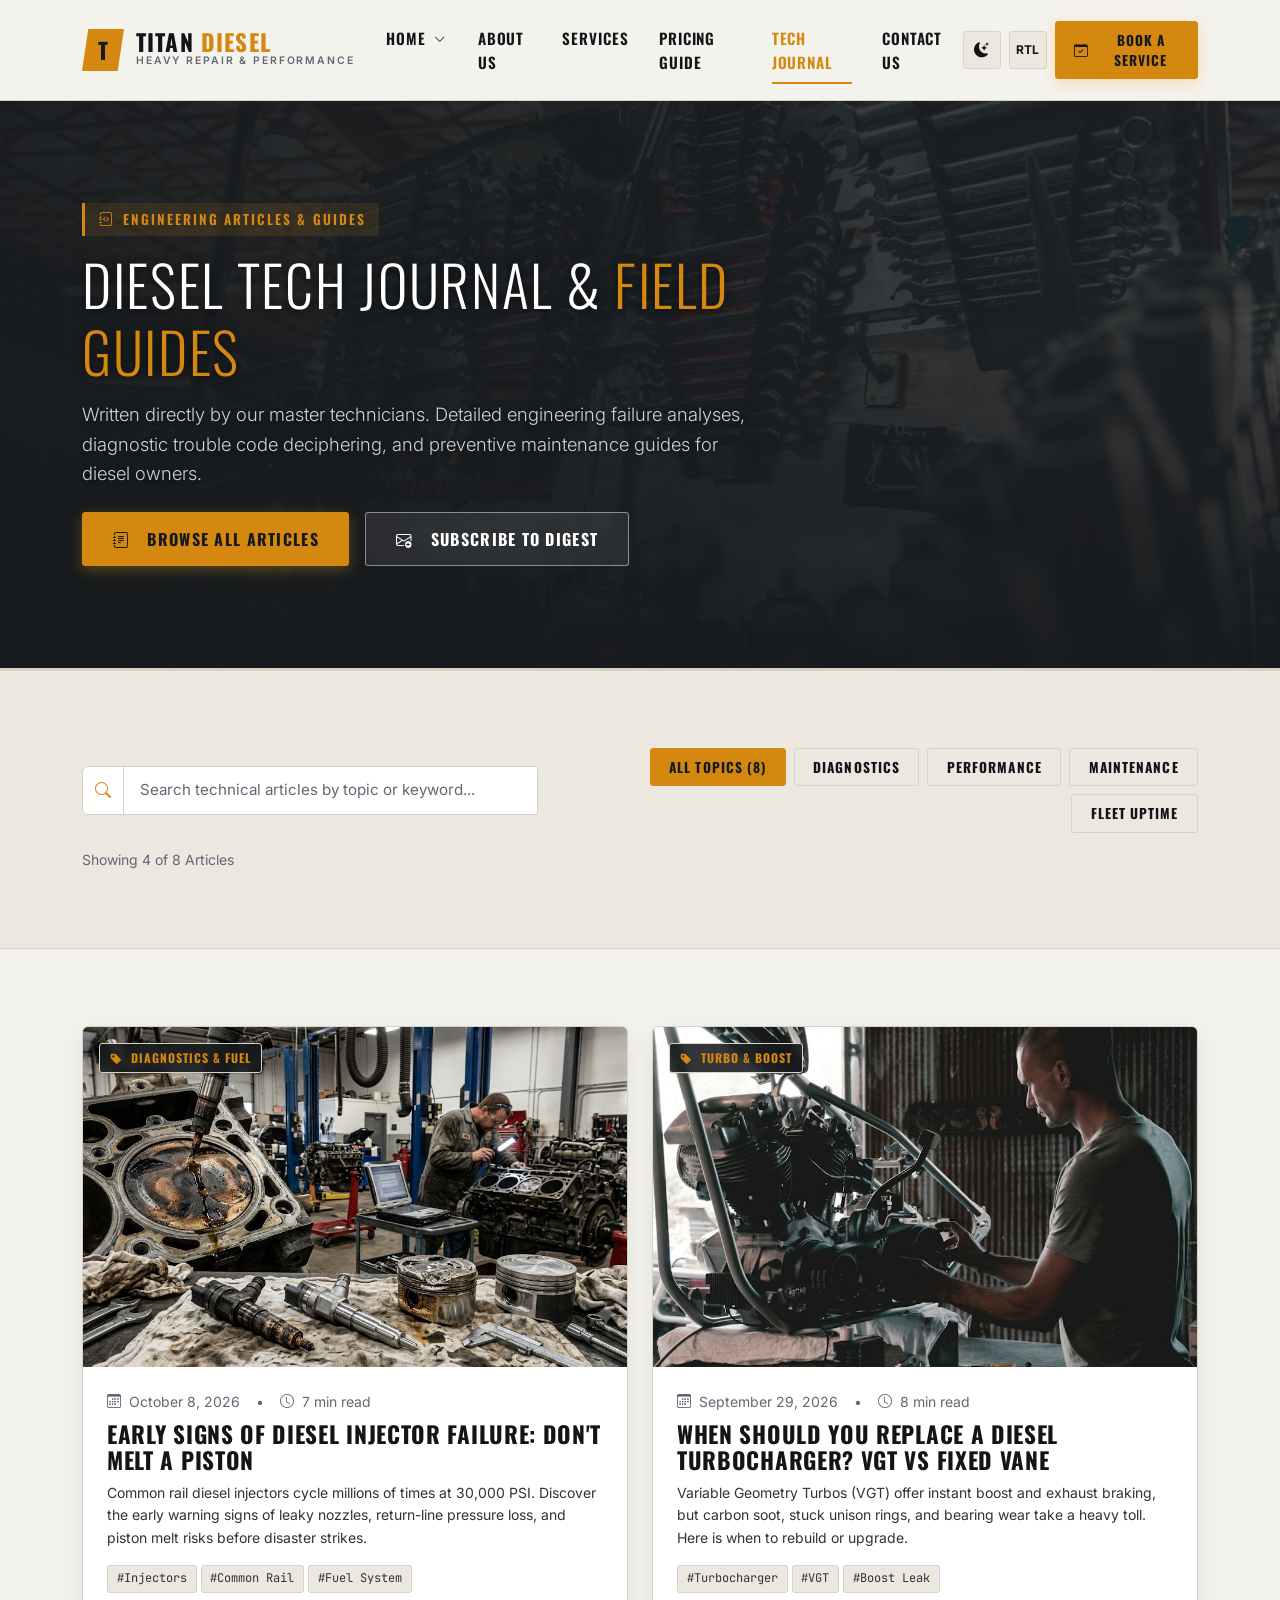
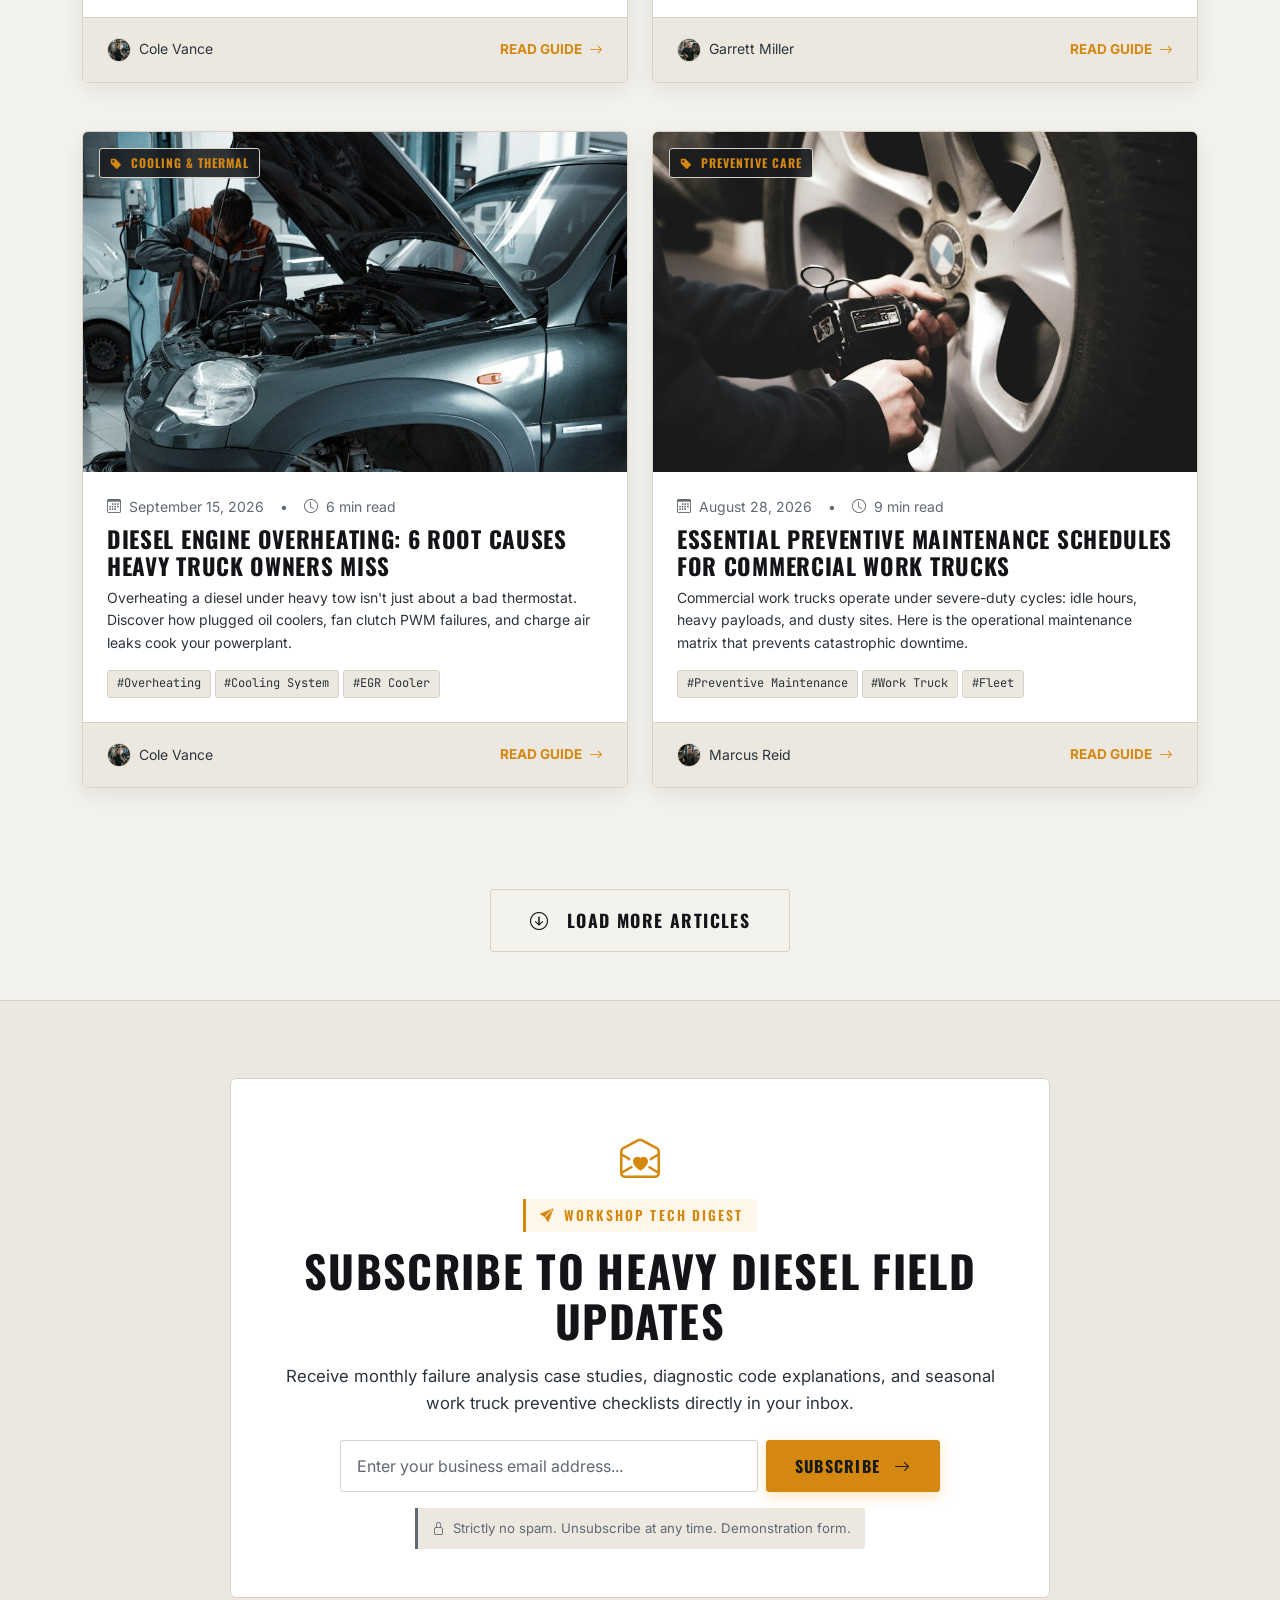
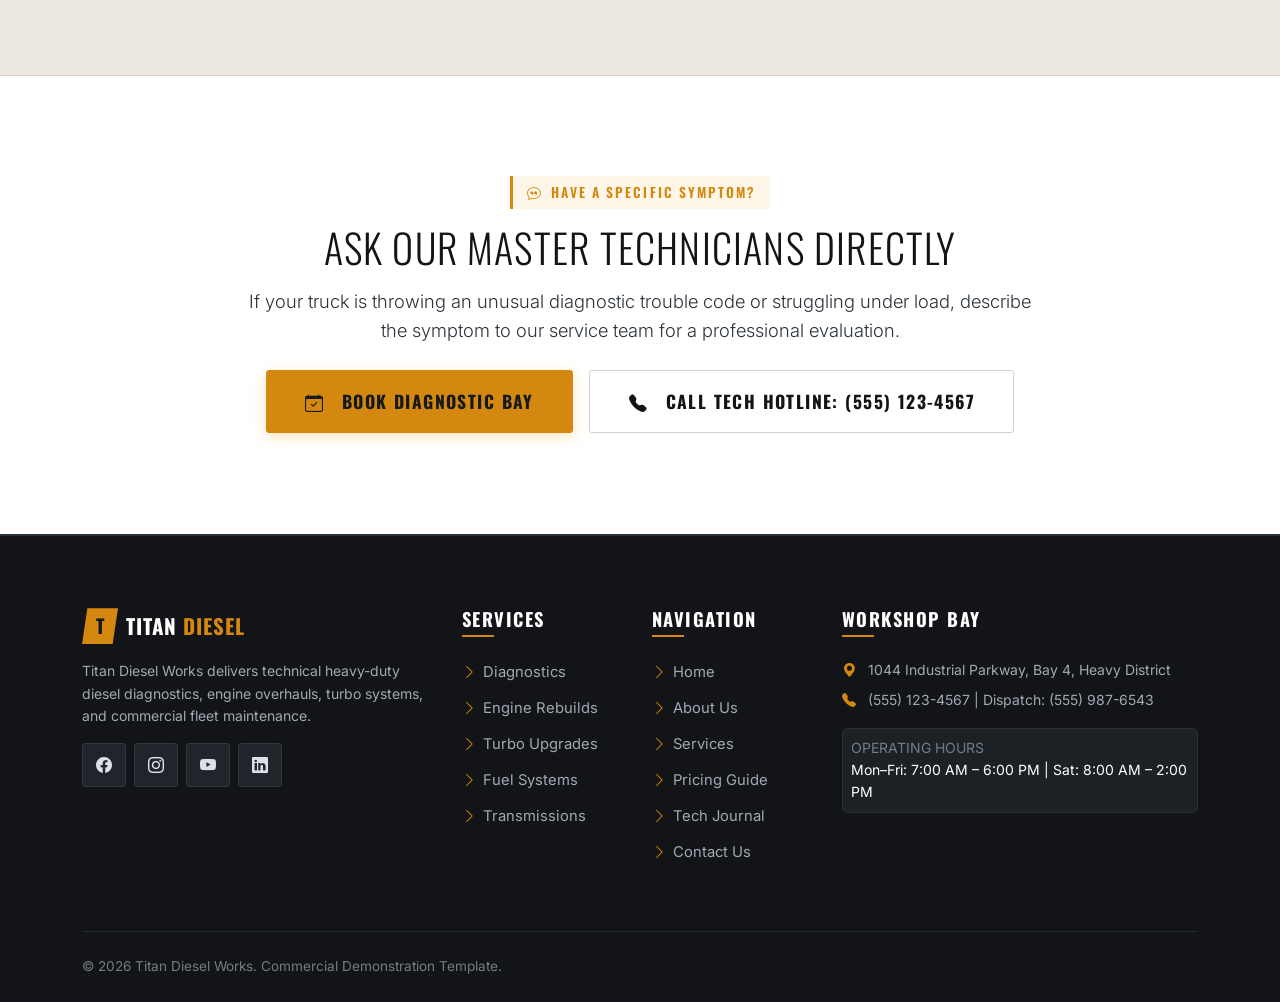
<file: blog.html>
<!DOCTYPE html>
<html lang="en" dir="ltr" data-theme="dark">
<head>
  <meta charset="UTF-8">
  <meta name="viewport" content="width=device-width, initial-scale=1.0">
  <link rel="icon" type="image/svg+xml" href="assets/images/branding/titan-diesel-favicon.svg">
  <title>Diesel Tech Journal & Maintenance Guides | Titan Diesel Works</title>
  <meta name="description" content="In-depth diesel maintenance guides, diagnostic code deciphering, turbocharger replacement criteria, and high-output performance tuning articles.">

  <!-- Open Graph -->
  <meta property="og:type" content="website">
  <meta property="og:title" content="Diesel Tech Journal | Titan Diesel Works">
  <meta property="og:description" content="Technical maintenance guides and failure analysis for heavy-duty diesel truck owners.">
  <meta property="og:image" content="assets/images/hero/hero-blog.jpg">

  <!-- Fonts & Icons -->
  <link rel="preconnect" href="https://fonts.googleapis.com">
  <link rel="preconnect" href="https://fonts.gstatic.com" crossorigin>
  <link href="https://fonts.googleapis.com/css2?family=Inter:wght@300;400;500;600;700&family=Oswald:wght@500;600;700;800&family=JetBrains+Mono:wght@400;600&display=swap" rel="stylesheet">
  <link href="https://cdn.jsdelivr.net/npm/bootstrap@5.3.3/dist/css/bootstrap.min.css" rel="stylesheet">
  <link href="https://cdn.jsdelivr.net/npm/bootstrap-icons@1.11.3/font/bootstrap-icons.min.css" rel="stylesheet">

  <!-- Stylesheets -->
  <link rel="stylesheet" href="assets/css/style.css">
  <link rel="stylesheet" href="assets/css/responsive.css">
  <link rel="stylesheet" href="assets/css/rtl.css">
</head>
<body>

  <!-- Header -->
  <header class="site-header">
    <nav class="navbar navbar-expand-xl navbar-dark py-3">
      <div class="container">
        <a class="navbar-brand" href="index.html">
          <div class="brand-mark">T</div>
          <div class="brand-text">
            <span class="brand-name">TITAN <span>DIESEL</span></span>
            <span class="brand-sub">HEAVY REPAIR & PERFORMANCE</span>
          </div>
        </a>

        <div class="d-flex align-items-center gap-2 order-lg-3">
          <div class="nav-controls">
            <button type="button" class="control-btn theme-toggle-btn" aria-label="Toggle Theme" title="Switch Theme">
              <i class="bi bi-sun-fill"></i>
            </button>
            <button type="button" class="control-btn rtl-toggle-btn" aria-label="Toggle Layout Direction" title="Toggle RTL">
              <span class="btn-label font-mono fw-bold" style="font-size: 0.75rem;">RTL</span>
            </button>
          </div>
          <button type="button" class="btn btn-industrial-primary btn-industrial-sm d-none d-xl-inline-flex btn-book-service" data-bs-toggle="modal" data-bs-target="#serviceBookingModal">
            <i class="bi bi-calendar-check me-1"></i> Book a Service
          </button>
          <button class="navbar-toggler border-secondary ms-1" type="button" data-bs-toggle="collapse" data-bs-target="#navbarTitanNav" aria-controls="navbarTitanNav" aria-expanded="false" aria-label="Toggle navigation">
            <span class="navbar-toggler-icon"></span>
          </button>
        </div>

        <div class="collapse navbar-collapse order-lg-2" id="navbarTitanNav">
          <ul class="navbar-nav mx-auto mb-2 mb-lg-0">
            <li class="nav-item dropdown">
              <a class="nav-link dropdown-toggle" href="#" role="button" data-bs-toggle="dropdown" aria-expanded="false">Home <i class="bi bi-chevron-down nav-chevron ms-1"></i></a>
              <ul class="dropdown-menu">
                <li><a class="dropdown-item" href="index.html"><i class="bi bi-wrench me-2 text-accent"></i> Home 1: Heavy Diesel Landing</a></li>
                <li><a class="dropdown-item" href="home-2.html"><i class="bi bi-speedometer2 me-2 text-accent"></i> Home 2: Performance & Fleet</a></li>
              </ul>
            </li>
            <li class="nav-item"><a class="nav-link" href="about.html">About Us</a></li>
            <li class="nav-item"><a class="nav-link" href="services.html">Services</a></li>
            <li class="nav-item"><a class="nav-link" href="pricing.html">Pricing Guide</a></li>
            <li class="nav-item"><a class="nav-link active" href="blog.html">Tech Journal</a></li>
            <li class="nav-item"><a class="nav-link" href="contact.html">Contact Us</a></li>
          </ul>
        </div>
      </div>
    </nav>
  </header>

  <main>
    <!-- ========================================================================
         SECTION 1: EDITORIAL HERO
         Hero banner and journal mission
         ======================================================================== -->
    <section class="detail-hero">
      <img src="assets/images/hero/hero-blog.jpg" alt="Diesel Tech Journal and Engineering Field Guides" class="hero-bg-img">
      <div class="hero-bg-overlay"></div>
      <div class="container hero-content">
        <div class="row align-items-center">
          <div class="col-lg-9 col-xl-8">
            <span class="section-tagline"><i class="bi bi-journal-code"></i> Engineering Articles &amp; Guides</span>
            <h1 class="display-4 font-heading text-uppercase mb-3">Diesel Tech Journal &amp; <span class="text-accent">Field Guides</span></h1>
            <p class="lead text-secondary mb-4" style="font-size: 1.15rem; max-width: 680px;">
              Written directly by our master technicians. Detailed engineering failure analyses, diagnostic trouble code deciphering, and preventive maintenance guides for diesel owners.
            </p>
            <div class="d-flex flex-wrap gap-3">
              <a href="#articlesSection" class="btn btn-industrial-primary">
                <i class="bi bi-journal-text me-2"></i> Browse All Articles
              </a>
              <a href="#newsletterSection" class="btn btn-industrial-secondary">
                <i class="bi bi-envelope-plus me-2"></i> Subscribe to Digest
              </a>
            </div>
          </div>
        </div>
      </div>
    </section>


    <!-- ========================================================================
         SECTION 3: SEARCH & CATEGORY FILTERS
         Real-time filtering controls
         ======================================================================== -->
    <section class="section-py bg-subtle-theme border-top border-bottom border-secondary" id="articlesSection">
      <div class="container">
        <div class="row align-items-center g-3">
          <div class="col-lg-5">
            <div class="input-group">
              <span class="input-group-text bg-secondary border-secondary text-accent"><i class="bi bi-search"></i></span>
              <input type="text" id="blogSearchInput" class="form-control" placeholder="Search technical articles by topic or keyword..." aria-label="Search articles">
            </div>
          </div>
          <div class="col-lg-7">
            <div class="d-flex flex-wrap justify-content-lg-end gap-2">
              <button class="btn btn-industrial-secondary btn-industrial-sm blog-filter-pill active" data-filter="all">All Topics (8)</button>
              <button class="btn btn-industrial-secondary btn-industrial-sm blog-filter-pill" data-filter="diagnostics">Diagnostics</button>
              <button class="btn btn-industrial-secondary btn-industrial-sm blog-filter-pill" data-filter="performance">Performance</button>
              <button class="btn btn-industrial-secondary btn-industrial-sm blog-filter-pill" data-filter="maintenance">Maintenance</button>
              <button class="btn btn-industrial-secondary btn-industrial-sm blog-filter-pill" data-filter="fleet">Fleet Uptime</button>
            </div>
          </div>
        </div>
        <div class="mt-3 text-muted small font-mono" id="blogArticlesCount">
          Showing 4 of 8 Articles
        </div>
      </div>
    </section>

    <!-- ========================================================================
         SECTION 4: MAIN ARTICLE GRID
         8 Unique detailed technical articles rendered dynamically via blog.js
         ======================================================================== -->
    <section class="section-py bg-primary-theme">
      <div class="container">
        <div class="row g-4" id="blogArticlesGrid">
          <!-- Injected dynamically by assets/js/blog.js -->
        </div>
      </div>
    </section>

    <!-- ========================================================================
         SECTION 5: PAGINATION & LOAD MORE INTERACTION
         Controlled via blog.js pagination logic
         ======================================================================== -->
    <section class="pb-5 bg-primary-theme text-center">
      <div class="container">
        <button id="blogLoadMoreBtn" class="btn btn-industrial-secondary btn-industrial-lg">
          <i class="bi bi-arrow-down-circle me-2"></i> Load More Articles
        </button>
      </div>
    </section>

    <!-- ========================================================================
         SECTION 6: MAINTENANCE PRO-TIPS & NEWSLETTER SIGNUP
         Technical digest subscription with validated client interaction
         ======================================================================== -->
    <section class="section-py bg-subtle-theme border-top border-secondary" id="newsletterSection">
      <div class="container">
        <div class="p-4 p-lg-5 rounded border border-secondary bg-surface text-center" style="max-width: 820px; margin: 0 auto;">
          <i class="bi bi-envelope-open-heart fs-1 text-accent mb-2 d-block"></i>
          <span class="section-tagline"><i class="bi bi-send-fill"></i> Workshop Tech Digest</span>
          <h2 class="font-heading mb-3">Subscribe to Heavy Diesel Field Updates</h2>
          <p class="text-secondary mb-4" style="font-size: 1.05rem;">
            Receive monthly failure analysis case studies, diagnostic code explanations, and seasonal work truck preventive checklists directly in your inbox.
          </p>
          <form class="newsletter-form row g-2 justify-content-center align-items-start" novalidate>
            <div class="col-sm-8 col-md-7 text-start">
              <input type="email" class="form-control form-control-lg" placeholder="Enter your business email address..." required aria-label="Email Address">
              <div class="form-feedback-error mt-1"></div>
            </div>
            <div class="col-sm-4 col-md-3">
              <button type="submit" class="btn btn-industrial-primary btn-industrial-lg w-100">
                Subscribe <i class="bi bi-arrow-right ms-1"></i>
              </button>
            </div>
          </form>
          <div class="form-notice mt-3 d-inline-block">
            <i class="bi bi-lock me-1"></i> Strictly no spam. Unsubscribe at any time. Demonstration form.
          </div>
        </div>
      </div>
    </section>

    <!-- ========================================================================
         SECTION 7: FINAL TECHNICAL CONSULTATION CTA
         Prompt for specific diagnostic questions
         ======================================================================== -->
    <section class="section-py bg-secondary-theme border-top border-secondary text-center">
      <div class="container">
        <div class="py-4" style="max-width: 800px; margin: 0 auto;">
          <span class="section-tagline"><i class="bi bi-chat-quote"></i> Have a Specific Symptom?</span>
          <h2 class="display-6 font-heading mb-3">Ask Our Master Technicians Directly</h2>
          <p class="lead text-secondary mb-4" style="font-size: 1.15rem;">
            If your truck is throwing an unusual diagnostic trouble code or struggling under load, describe the symptom to our service team for a professional evaluation.
          </p>
          <div class="d-flex flex-wrap justify-content-center gap-3">
            <button type="button" class="btn btn-industrial-primary btn-industrial-lg btn-book-service" data-bs-toggle="modal" data-bs-target="#serviceBookingModal">
              <i class="bi bi-calendar-check me-2"></i> Book Diagnostic Bay
            </button>
            <a href="tel:5551234567" class="btn btn-industrial-secondary btn-industrial-lg">
              <i class="bi bi-telephone-fill me-2"></i> Call Tech Hotline: (555) 123-4567
            </a>
          </div>
        </div>
      </div>
    </section>
  </main>

  <!-- Footer -->
  <footer class="site-footer">
    <div class="container">
      <div class="row g-4">
        <div class="col-lg-4 col-md-6 footer-col">
          <div class="d-flex align-items-center gap-2 mb-3">
            <div class="brand-mark" style="width: 36px; height: 36px; font-size: 1.2rem;">T</div>
            <span class="brand-name" style="font-size: 1.3rem;">TITAN <span>DIESEL</span></span>
          </div>
          <p class="small text-secondary mb-3">
            Titan Diesel Works delivers technical heavy-duty diesel diagnostics, engine overhauls, turbo systems, and commercial fleet maintenance.
          </p>
          <div class="d-flex align-items-center gap-2">
            <a href="https://www.facebook.com" target="_blank" rel="noopener noreferrer" class="btn-icon-square" aria-label="Facebook"><i class="bi bi-facebook"></i></a>
            <a href="https://www.instagram.com" target="_blank" rel="noopener noreferrer" class="btn-icon-square" aria-label="Instagram"><i class="bi bi-instagram"></i></a>
            <a href="https://www.youtube.com" target="_blank" rel="noopener noreferrer" class="btn-icon-square" aria-label="YouTube"><i class="bi bi-youtube"></i></a>
            <a href="https://www.linkedin.com" target="_blank" rel="noopener noreferrer" class="btn-icon-square" aria-label="LinkedIn"><i class="bi bi-linkedin"></i></a>
          </div>
        </div>

        <div class="col-lg-2 col-md-6 footer-col">
          <h5 class="footer-title">Services</h5>
          <ul class="footer-links">
            <li><a href="service-details.html?id=engine-diagnostics"><i class="bi bi-chevron-right text-accent"></i> Diagnostics</a></li>
            <li><a href="service-details.html?id=engine-rebuild"><i class="bi bi-chevron-right text-accent"></i> Engine Rebuilds</a></li>
            <li><a href="service-details.html?id=turbocharger-upgrades"><i class="bi bi-chevron-right text-accent"></i> Turbo Upgrades</a></li>
            <li><a href="service-details.html?id=fuel-injection"><i class="bi bi-chevron-right text-accent"></i> Fuel Systems</a></li>
            <li><a href="service-details.html?id=transmission-drivetrain"><i class="bi bi-chevron-right text-accent"></i> Transmissions</a></li>
          </ul>
        </div>

        <div class="col-lg-2 col-md-6 footer-col">
          <h5 class="footer-title">Navigation</h5>
          <ul class="footer-links">
            <li><a href="index.html"><i class="bi bi-chevron-right text-accent"></i> Home</a></li>
            <li><a href="about.html"><i class="bi bi-chevron-right text-accent"></i> About Us</a></li>
            <li><a href="services.html"><i class="bi bi-chevron-right text-accent"></i> Services</a></li>
            <li><a href="pricing.html"><i class="bi bi-chevron-right text-accent"></i> Pricing Guide</a></li>
            <li><a href="blog.html"><i class="bi bi-chevron-right text-accent"></i> Tech Journal</a></li>
            <li><a href="contact.html"><i class="bi bi-chevron-right text-accent"></i> Contact Us</a></li>
          </ul>
        </div>

        <div class="col-lg-4 col-md-6 footer-col">
          <h5 class="footer-title">Workshop Bay</h5>
          <p class="small text-secondary mb-2">
            <i class="bi bi-geo-alt-fill text-accent me-2"></i> 1044 Industrial Parkway, Bay 4, Heavy District
          </p>
          <p class="small text-secondary mb-2">
            <i class="bi bi-telephone-fill text-accent me-2"></i> (555) 123-4567 | Dispatch: (555) 987-6543
          </p>
          <div class="p-2 rounded bg-subtle border border-secondary mt-3">
            <span class="d-block small text-muted font-heading text-uppercase">Operating Hours</span>
            <span class="small text-primary-theme d-block">Mon–Fri: 7:00 AM – 6:00 PM | Sat: 8:00 AM – 2:00 PM</span>
          </div>
        </div>
      </div>

      <div class="footer-bottom d-flex flex-wrap justify-content-between align-items-center gap-2">
        <div>
          &copy; <span class="current-year">2026</span> Titan Diesel Works. Commercial Demonstration Template.
        </div>
      </div>
    </div>
  </footer>

  <!-- Scripts -->
  <script src="https://cdn.jsdelivr.net/npm/bootstrap@5.3.3/dist/js/bootstrap.bundle.min.js"></script>
  <script src="assets/js/theme.js"></script>
  <script src="assets/js/rtl.js"></script>
  <script src="assets/js/navigation.js"></script>
  <script src="assets/js/forms.js"></script>
  <script src="assets/js/data/blog-data.js"></script>
  <script src="assets/js/blog.js"></script>
  <script src="assets/js/main.js"></script>
</body>
</html>
</file>
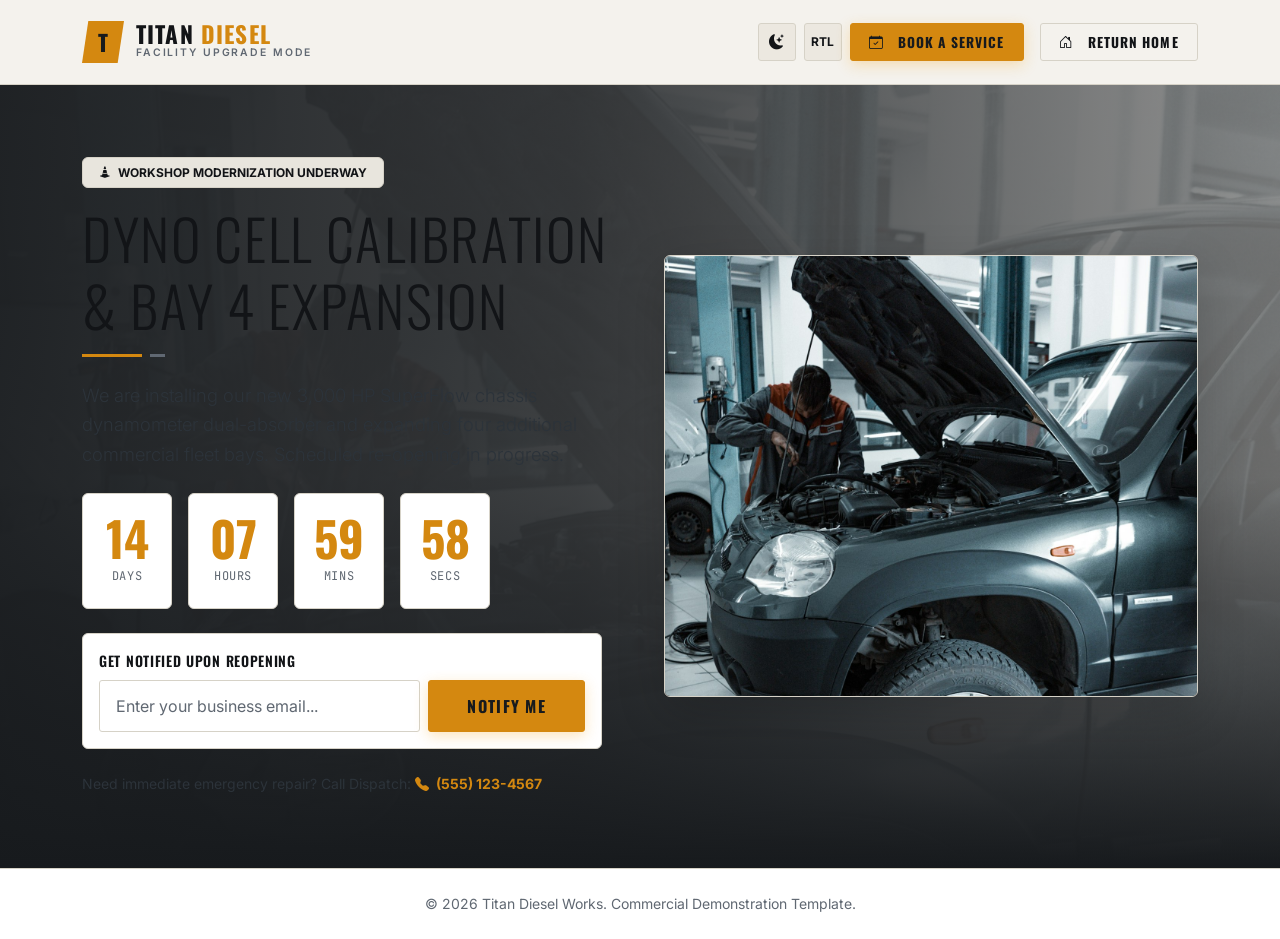
<file: coming-soon.html>
<!DOCTYPE html>
<html lang="en" dir="ltr" data-theme="dark">
<head>
  <meta charset="UTF-8">
  <meta name="viewport" content="width=device-width, initial-scale=1.0">
  <link rel="icon" type="image/svg+xml" href="assets/images/branding/titan-diesel-favicon.svg">
  <title>Dyno Cell & Bay Overhaul In Progress | Titan Diesel Works</title>
  <meta name="description" content="Titan Diesel Works facility upgrade and dyno cell calibration in progress. Estimated completion countdown and notification signup.">

  <!-- Open Graph -->
  <meta property="og:type" content="website">
  <meta property="og:title" content="Maintenance In Progress | Titan Diesel Works">
  <meta property="og:description" content="Shop facility upgrade and SuperFlow dyno calibration underway.">
  <meta property="og:image" content="assets/images/hero/maintenance.jpg">

  <!-- Fonts & Icons -->
  <link rel="preconnect" href="https://fonts.googleapis.com">
  <link rel="preconnect" href="https://fonts.gstatic.com" crossorigin>
  <link href="https://fonts.googleapis.com/css2?family=Inter:wght@300;400;500;600;700&family=Oswald:wght@500;600;700;800&family=JetBrains+Mono:wght@400;600;700&display=swap" rel="stylesheet">
  <link href="https://cdn.jsdelivr.net/npm/bootstrap@5.3.3/dist/css/bootstrap.min.css" rel="stylesheet">
  <link href="https://cdn.jsdelivr.net/npm/bootstrap-icons@1.11.3/font/bootstrap-icons.min.css" rel="stylesheet">

  <!-- Stylesheets -->
  <link rel="stylesheet" href="assets/css/style.css">
  <link rel="stylesheet" href="assets/css/responsive.css">
  <link rel="stylesheet" href="assets/css/rtl.css">

  <style>
    .countdown-card {
      background: var(--bg-surface);
      border: 1px solid var(--border-color);
      border-radius: var(--radius-md);
      padding: 1.25rem 1rem;
      min-width: 90px;
      text-align: center;
    }
    .countdown-num {
      font-family: var(--font-heading);
      font-size: clamp(2rem, 4vw, 3rem);
      font-weight: 800;
      color: var(--accent-color);
      line-height: 1;
      display: block;
    }
    .countdown-lbl {
      font-family: var(--font-mono);
      font-size: 0.75rem;
      text-transform: uppercase;
      color: var(--text-muted);
      letter-spacing: 0.05em;
    }
  </style>
</head>
<body class="d-flex flex-column min-vh-100">

  <!-- Header -->
  <header class="site-header">
    <nav class="navbar navbar-expand-xl navbar-dark py-3">
      <div class="container">
        <a class="navbar-brand" href="index.html">
          <div class="brand-mark">T</div>
          <div class="brand-text">
            <span class="brand-name">TITAN <span>DIESEL</span></span>
            <span class="brand-sub">FACILITY UPGRADE MODE</span>
          </div>
        </a>
        <div class="d-flex align-items-center gap-2">
          <button type="button" class="control-btn theme-toggle-btn" aria-label="Toggle Theme"><i class="bi bi-sun-fill"></i></button>
          <button type="button" class="control-btn rtl-toggle-btn" aria-label="Toggle RTL"><span class="btn-label font-mono fw-bold" style="font-size: 0.75rem;">RTL</span></button>
          <button type="button" class="btn btn-industrial-primary btn-industrial-sm d-none d-xl-inline-flex btn-book-service" data-bs-toggle="modal" data-bs-target="#serviceBookingModal">
            <i class="bi bi-calendar-check me-1"></i> Book a Service
          </button>
          <a href="index.html" class="btn btn-industrial-secondary btn-industrial-sm ms-2">
            <i class="bi bi-house-door me-1"></i> Return Home
          </a>
        </div>
      </div>
    </nav>
  </header>

  <!-- Main Maintenance Body -->
  <main class="flex-grow-1 d-flex align-items-center py-5 position-relative overflow-hidden" style="min-height: 85vh;">
    <img src="assets/images/hero/maintenance.jpg" alt="Titan Diesel Workshop Modernization" class="hero-bg-img" style="opacity: 0.28; filter: grayscale(20%);">
    <div class="hero-bg-overlay"></div>
    <div class="container my-4 hero-content position-relative" style="z-index: 2;">
      <div class="row align-items-center g-5 justify-content-center">
        <div class="col-lg-6 text-center text-lg-start">
          <span class="badge bg-secondary border border-secondary text-warning font-mono px-3 py-2 text-uppercase mb-3">
            <i class="bi bi-cone-striped me-1"></i> Workshop Modernization Underway
          </span>
          <h1 class="display-4 font-heading text-uppercase mb-3">Dyno Cell Calibration & Bay 4 Expansion</h1>
          <div class="industrial-divider mx-auto mx-lg-0"></div>
          <p class="lead text-secondary mb-4" style="font-size: 1.15rem;">
            We are installing our new 3,000 HP SuperFlow chassis dynamometer dual-absorber and expanding four additional commercial fleet bays. Scheduled re-opening in progress.
          </p>

          <!-- Accessible Live Countdown Timer -->
          <div class="d-flex justify-content-center justify-content-lg-start gap-2 gap-sm-3 mb-4" id="maintenanceCountdown" role="timer" aria-label="Countdown to facility reopening">
            <div class="countdown-card">
              <span class="countdown-num" id="countDays">14</span>
              <span class="countdown-lbl">Days</span>
            </div>
            <div class="countdown-card">
              <span class="countdown-num" id="countHours">08</span>
              <span class="countdown-lbl">Hours</span>
            </div>
            <div class="countdown-card">
              <span class="countdown-num" id="countMinutes">42</span>
              <span class="countdown-lbl">Mins</span>
            </div>
            <div class="countdown-card">
              <span class="countdown-num" id="countSeconds">19</span>
              <span class="countdown-lbl">Secs</span>
            </div>
          </div>

          <!-- Notification Signup Form -->
          <div class="p-3 rounded bg-surface border border-secondary mb-4" style="max-width: 520px;">
            <label class="form-label d-block text-start mb-2" for="notifyEmail">Get Notified Upon Reopening</label>
            <form class="newsletter-form row g-2" novalidate>
              <div class="col-sm-8">
                <input type="email" id="notifyEmail" class="form-control" placeholder="Enter your business email..." required aria-label="Notify email address">
              </div>
              <div class="col-sm-4">
                <button type="submit" class="btn btn-industrial-primary w-100">
                  Notify Me
                </button>
              </div>
            </form>
          </div>

          <!-- Emergency Contact Links -->
          <div class="text-secondary small">
            <span>Need immediate emergency repair? Call Dispatch: </span>
            <a href="tel:5551234567" class="fw-bold text-accent"><i class="bi bi-telephone-fill me-1"></i> (555) 123-4567</a>
          </div>
        </div>

        <div class="col-lg-6">
          <div class="rounded overflow-hidden border border-secondary shadow-lg">
            <img src="assets/images/hero/maintenance.jpg" alt="Workshop bay overhaul machinery" class="img-fluid w-100" style="max-height: 440px; object-fit: cover;">
          </div>
        </div>
      </div>
    </div>
  </main>

  <!-- Footer Bottom -->
  <footer class="footer-bottom text-center py-4 border-top border-secondary bg-surface">
    <div class="container text-muted small">
      &copy; <span class="current-year">2026</span> Titan Diesel Works. Commercial Demonstration Template.
    </div>
  </footer>

  <!-- Scripts -->
  <script src="https://cdn.jsdelivr.net/npm/bootstrap@5.3.3/dist/js/bootstrap.bundle.min.js"></script>
  <script src="assets/js/theme.js"></script>
  <script src="assets/js/rtl.js"></script>
  <script src="assets/js/forms.js"></script>
  <script src="assets/js/main.js"></script>

  <!-- Countdown Script -->
  <script>
    (function () {
      // Configurable target date: 14 days from now for realistic demo
      const targetDate = new Date();
      targetDate.setDate(targetDate.getDate() + 14);
      targetDate.setHours(targetDate.getHours() + 8);

      const daysEl = document.getElementById('countDays');
      const hoursEl = document.getElementById('countHours');
      const minutesEl = document.getElementById('countMinutes');
      const secondsEl = document.getElementById('countSeconds');

      function updateCountdown() {
        const now = new Date().getTime();
        const difference = targetDate.getTime() - now;

        if (difference <= 0) {
          if (daysEl) daysEl.textContent = '00';
          if (hoursEl) hoursEl.textContent = '00';
          if (minutesEl) minutesEl.textContent = '00';
          if (secondsEl) secondsEl.textContent = '00';
          return;
        }

        const days = Math.floor(difference / (1000 * 60 * 60 * 24));
        const hours = Math.floor((difference % (1000 * 60 * 60 * 24)) / (1000 * 60 * 60));
        const minutes = Math.floor((difference % (1000 * 60 * 60)) / (1000 * 60));
        const seconds = Math.floor((difference % (1000 * 60)) / 1000);

        if (daysEl) daysEl.textContent = String(days).padStart(2, '0');
        if (hoursEl) hoursEl.textContent = String(hours).padStart(2, '0');
        if (minutesEl) minutesEl.textContent = String(minutes).padStart(2, '0');
        if (secondsEl) secondsEl.textContent = String(seconds).padStart(2, '0');
      }

      updateCountdown();
      setInterval(updateCountdown, 1000);
    })();
  </script>
</body>
</html>
</file>
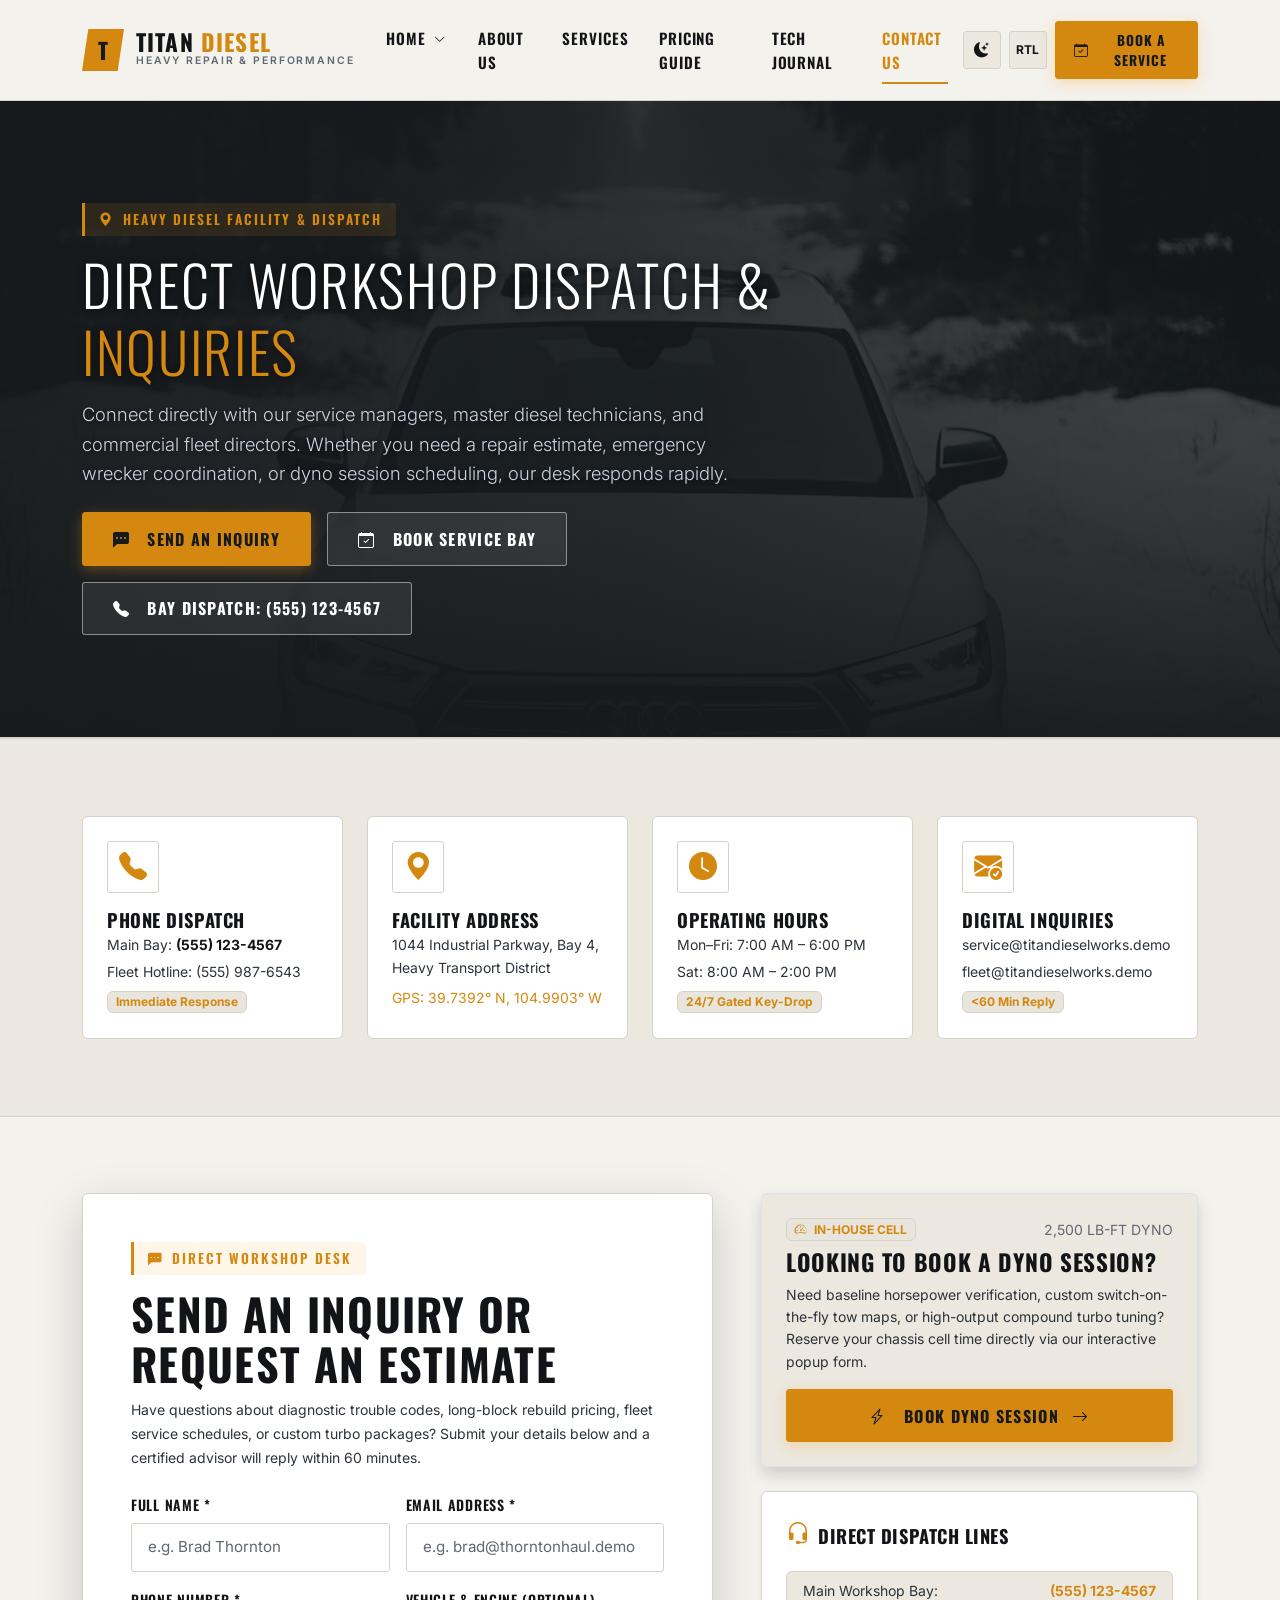
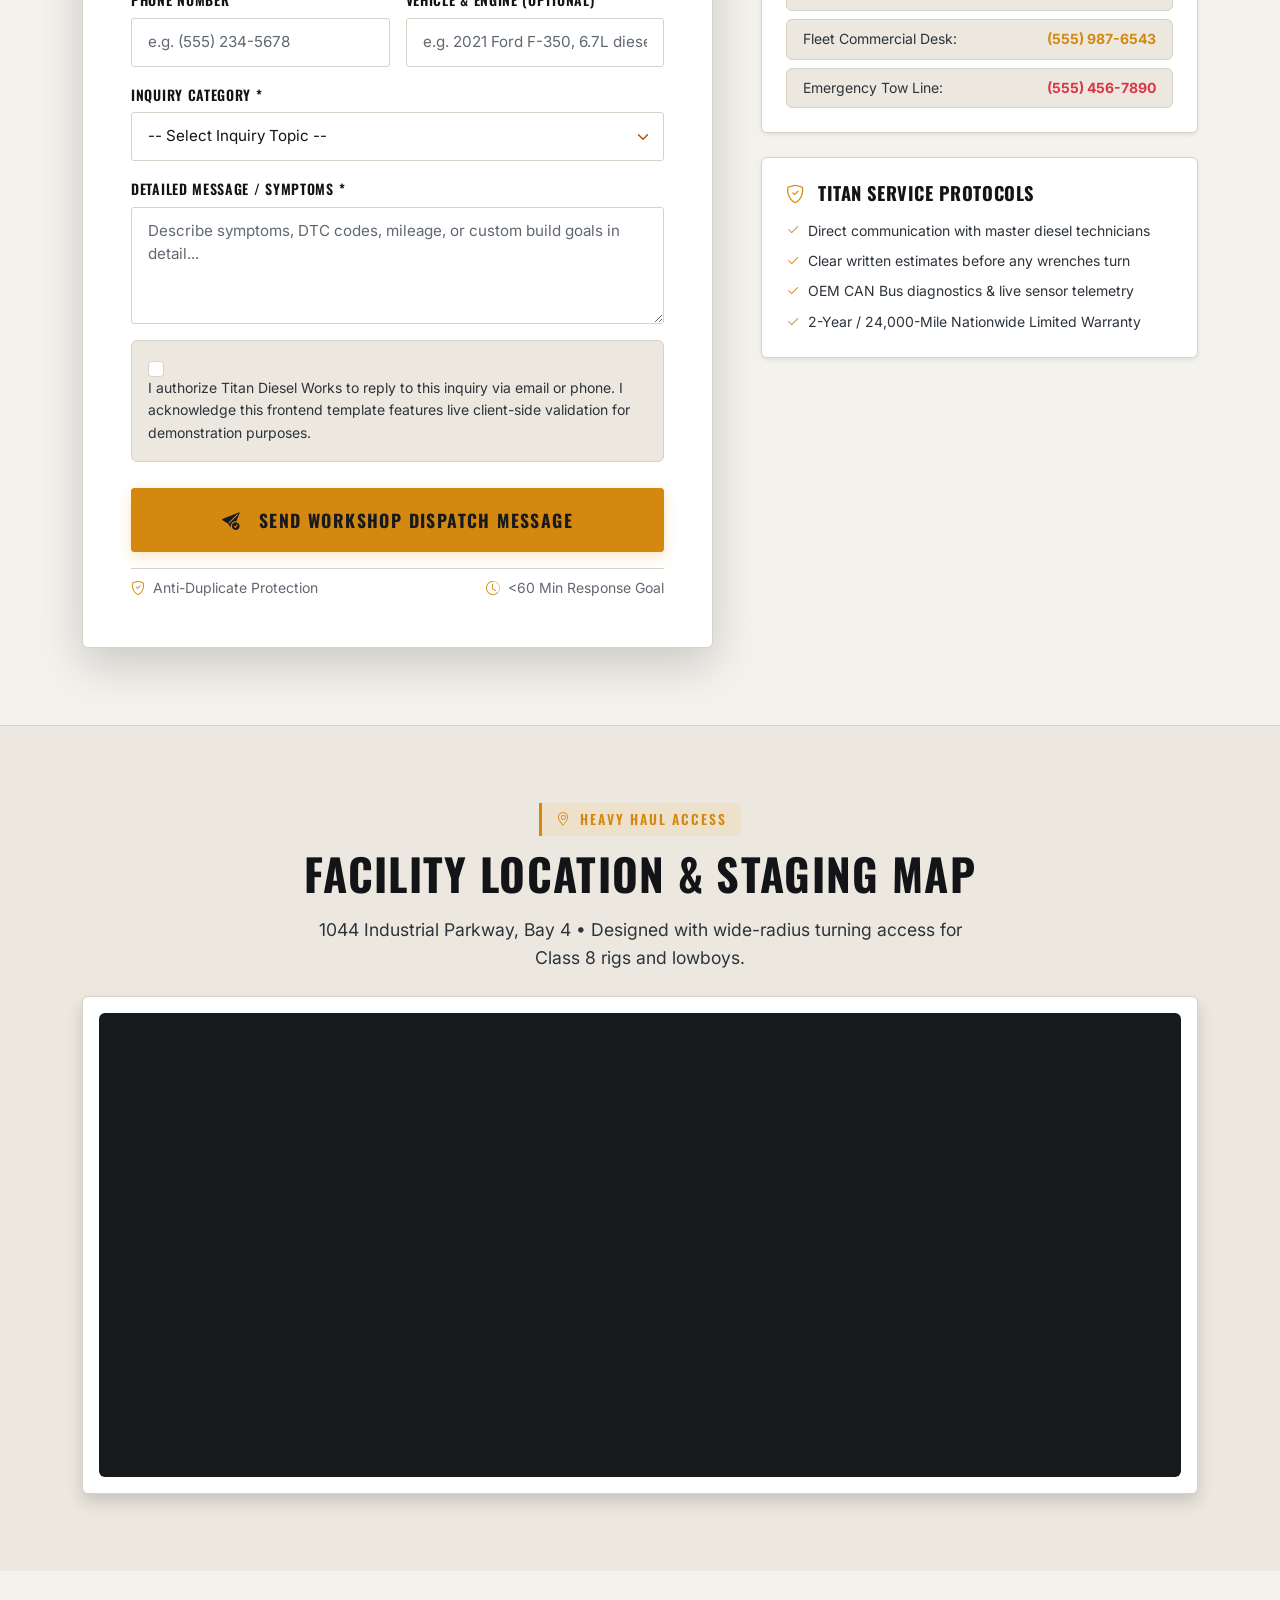
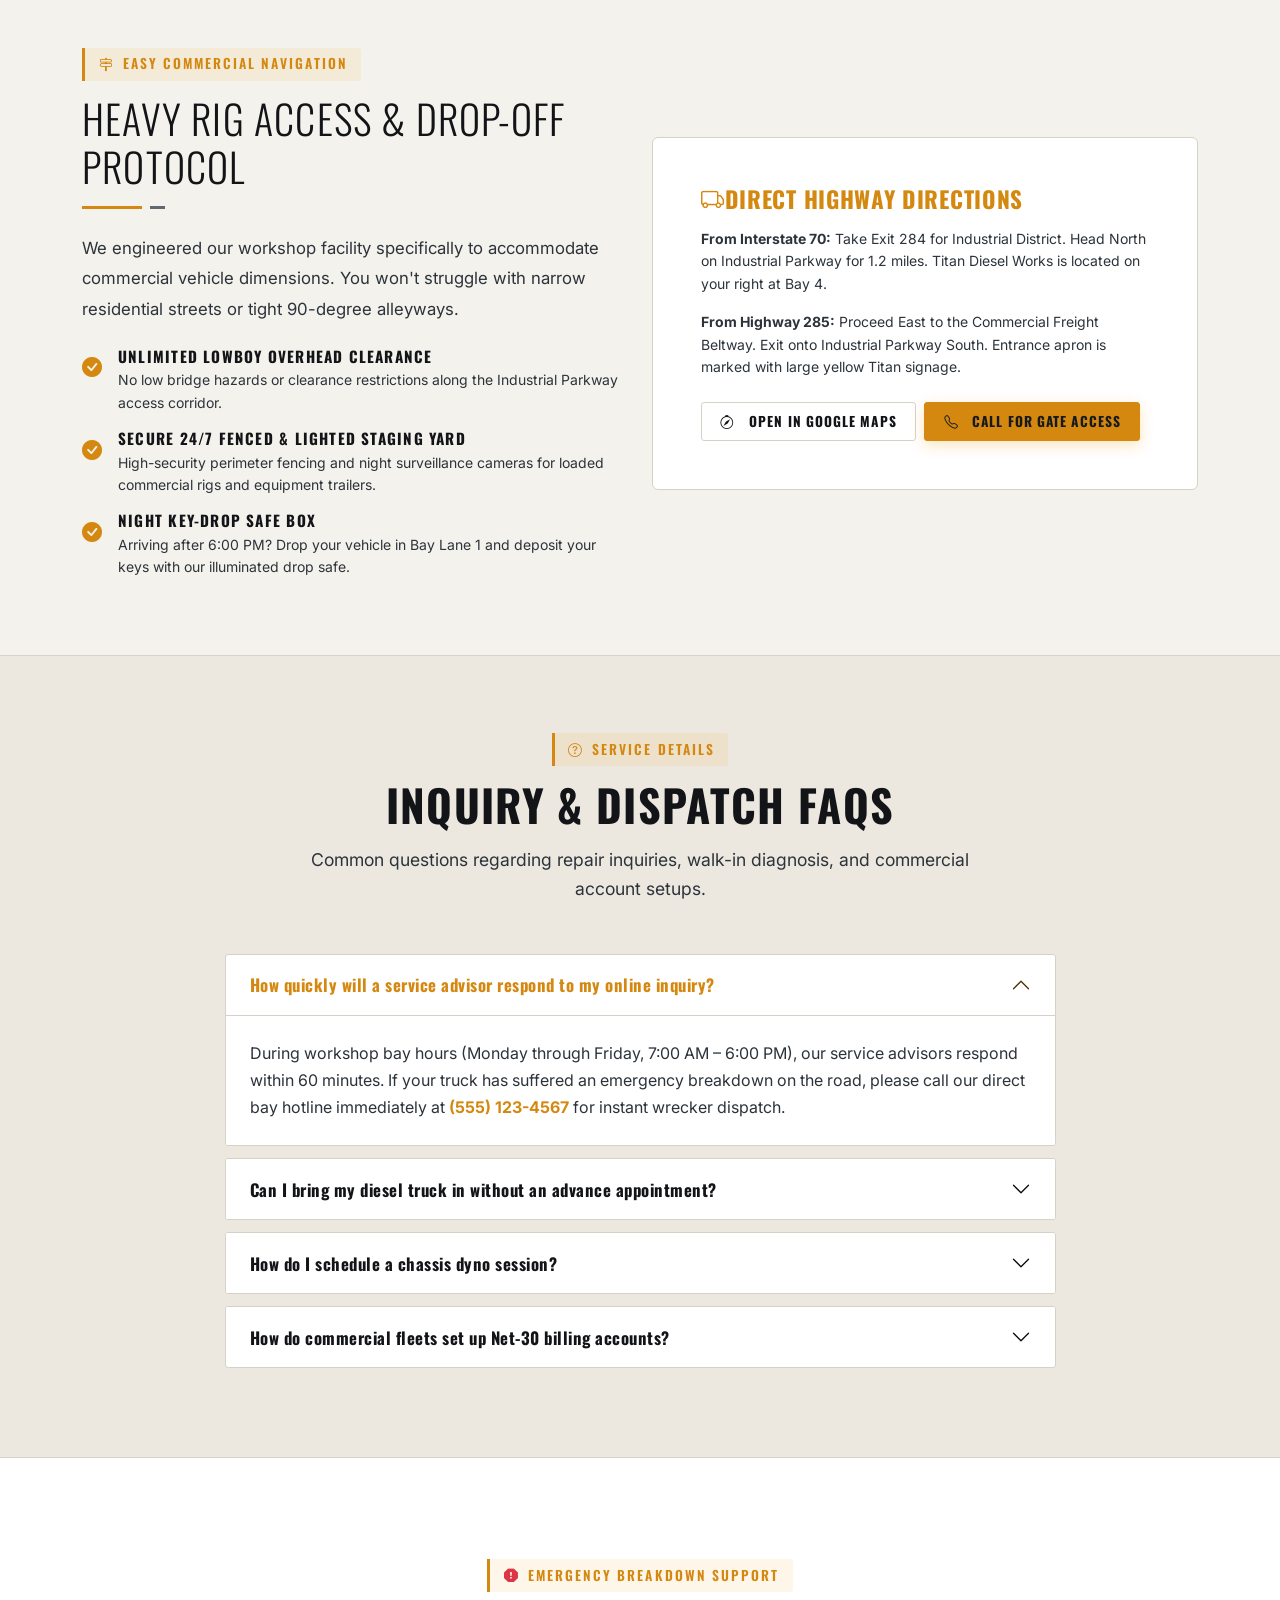
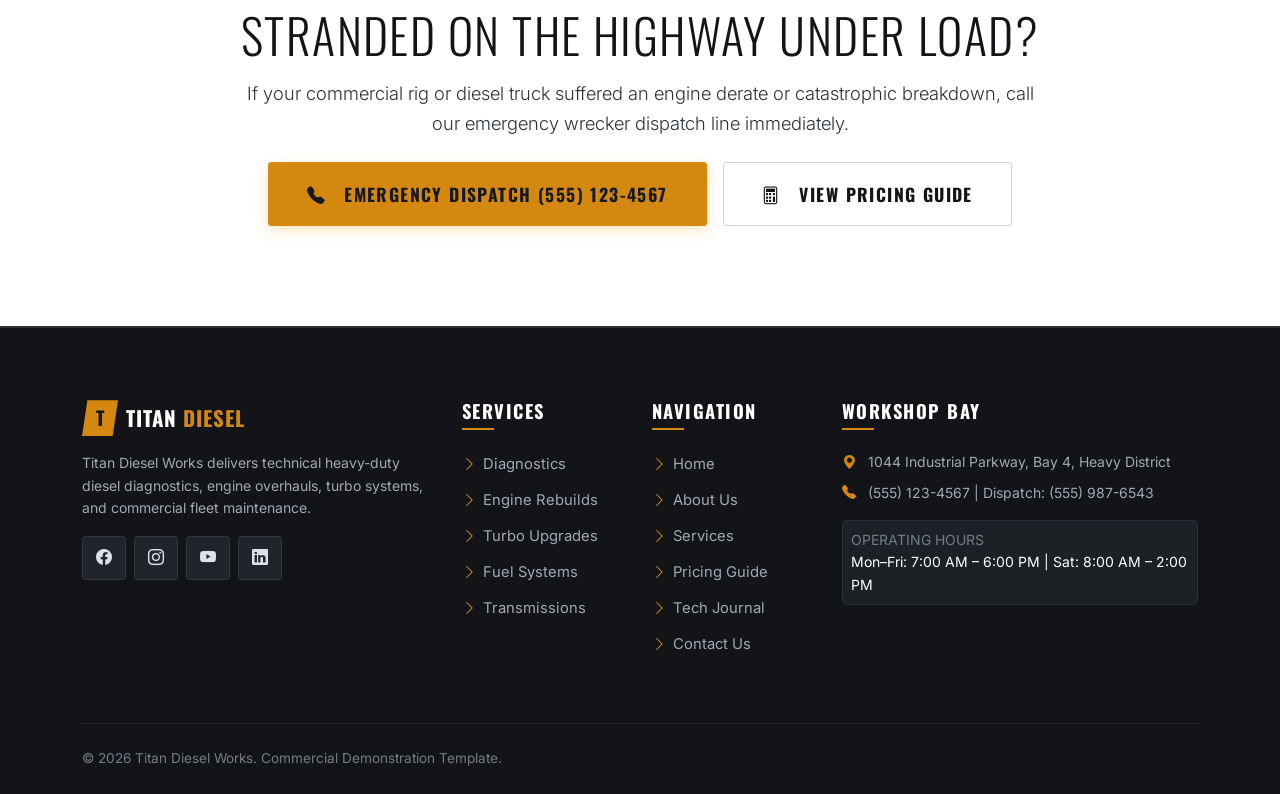
<file: contact.html>
<!DOCTYPE html>
<html lang="en" dir="ltr" data-theme="dark">
<head>
  <meta charset="UTF-8">
  <meta name="viewport" content="width=device-width, initial-scale=1.0">
  <link rel="icon" type="image/svg+xml" href="assets/images/branding/titan-diesel-favicon.svg">
  <title>Contact & Service Appointment Booking | Titan Diesel Works</title>
  <meta name="description" content="Book your heavy-duty diesel repair, diagnostics, or performance consultation. Interactive appointment form, workshop location map, hours, and emergency towing dispatch.">

  <!-- Open Graph -->
  <meta property="og:type" content="website">
  <meta property="og:title" content="Contact Us & Book Service | Titan Diesel Works">
  <meta property="og:description" content="Schedule your diesel truck repair appointment or contact our commercial fleet advisors.">
  <meta property="og:image" content="assets/images/hero/hero-contact.jpg">

  <!-- Fonts & Icons -->
  <link rel="preconnect" href="https://fonts.googleapis.com">
  <link rel="preconnect" href="https://fonts.gstatic.com" crossorigin>
  <link href="https://fonts.googleapis.com/css2?family=Inter:wght@300;400;500;600;700&family=Oswald:wght@500;600;700;800&family=JetBrains+Mono:wght@400;600&display=swap" rel="stylesheet">
  <link href="https://cdn.jsdelivr.net/npm/bootstrap@5.3.3/dist/css/bootstrap.min.css" rel="stylesheet">
  <link href="https://cdn.jsdelivr.net/npm/bootstrap-icons@1.11.3/font/bootstrap-icons.min.css" rel="stylesheet">

  <!-- Stylesheets -->
  <link rel="stylesheet" href="assets/css/style.css">
  <link rel="stylesheet" href="assets/css/responsive.css">
  <link rel="stylesheet" href="assets/css/rtl.css">
</head>
<body>

  <!-- Header -->
  <header class="site-header">
    <nav class="navbar navbar-expand-xl navbar-dark py-3">
      <div class="container">
        <a class="navbar-brand" href="index.html">
          <div class="brand-mark">T</div>
          <div class="brand-text">
            <span class="brand-name">TITAN <span>DIESEL</span></span>
            <span class="brand-sub">HEAVY REPAIR & PERFORMANCE</span>
          </div>
        </a>

        <div class="d-flex align-items-center gap-2 order-lg-3">
          <div class="nav-controls">
            <button type="button" class="control-btn theme-toggle-btn" aria-label="Toggle Theme" title="Switch Theme">
              <i class="bi bi-sun-fill"></i>
            </button>
            <button type="button" class="control-btn rtl-toggle-btn" aria-label="Toggle Layout Direction" title="Toggle RTL">
              <span class="btn-label font-mono fw-bold" style="font-size: 0.75rem;">RTL</span>
            </button>
          </div>
          <button type="button" class="btn btn-industrial-primary btn-industrial-sm d-none d-xl-inline-flex btn-book-service" data-bs-toggle="modal" data-bs-target="#serviceBookingModal">
            <i class="bi bi-calendar-check me-1"></i> Book a Service
          </button>
          <button class="navbar-toggler border-secondary ms-1" type="button" data-bs-toggle="collapse" data-bs-target="#navbarTitanNav" aria-controls="navbarTitanNav" aria-expanded="false" aria-label="Toggle navigation">
            <span class="navbar-toggler-icon"></span>
          </button>
        </div>

        <div class="collapse navbar-collapse order-lg-2" id="navbarTitanNav">
          <ul class="navbar-nav mx-auto mb-2 mb-lg-0">
            <li class="nav-item dropdown">
              <a class="nav-link dropdown-toggle" href="#" role="button" data-bs-toggle="dropdown" aria-expanded="false">Home <i class="bi bi-chevron-down nav-chevron ms-1"></i></a>
              <ul class="dropdown-menu">
                <li><a class="dropdown-item" href="index.html"><i class="bi bi-wrench me-2 text-accent"></i> Home 1: Heavy Diesel Landing</a></li>
                <li><a class="dropdown-item" href="home-2.html"><i class="bi bi-speedometer2 me-2 text-accent"></i> Home 2: Performance & Fleet</a></li>
              </ul>
            </li>
            <li class="nav-item"><a class="nav-link" href="about.html">About Us</a></li>
            <li class="nav-item"><a class="nav-link" href="services.html">Services</a></li>
            <li class="nav-item"><a class="nav-link" href="pricing.html">Pricing Guide</a></li>
            <li class="nav-item"><a class="nav-link" href="blog.html">Tech Journal</a></li>
            <li class="nav-item"><a class="nav-link active" href="contact.html">Contact Us</a></li>
          </ul>
        </div>
      </div>
    </nav>
  </header>

  <main>
    <!-- ========================================================================
         SECTION 1: CONTACT HERO
         Workshop dispatch overview and direct contact channels
         ======================================================================== -->
    <section class="detail-hero">
      <img src="assets/images/hero/hero-contact.jpg" alt="Titan Diesel Heavy Bay Facility &amp; Dispatch" class="hero-bg-img">
      <div class="hero-bg-overlay"></div>
      <div class="container hero-content">
        <div class="row align-items-center">
          <div class="col-lg-9 col-xl-8">
            <span class="section-tagline"><i class="bi bi-geo-alt-fill"></i> Heavy Diesel Facility &amp; Dispatch</span>
            <h1 class="display-4 font-heading text-uppercase mb-3">Direct Workshop Dispatch &amp; <span class="text-accent">Inquiries</span></h1>
            <p class="lead text-secondary mb-4" style="font-size: 1.15rem; max-width: 680px;">
              Connect directly with our service managers, master diesel technicians, and commercial fleet directors. Whether you need a repair estimate, emergency wrecker coordination, or dyno session scheduling, our desk responds rapidly.
            </p>
            <div class="d-flex flex-wrap gap-3">
              <a href="#contactFormSection" class="btn btn-industrial-primary">
                <i class="bi bi-chat-left-dots-fill me-2"></i> Send an Inquiry
              </a>
              <button type="button" class="btn btn-industrial-secondary btn-book-service" data-bs-toggle="modal" data-bs-target="#serviceBookingModal">
                <i class="bi bi-calendar-check me-2"></i> Book Service Bay
              </button>
              <a href="tel:5551234567" class="btn btn-industrial-secondary">
                <i class="bi bi-telephone-fill me-2"></i> Bay Dispatch: (555) 123-4567
              </a>
            </div>
          </div>
        </div>
      </div>
    </section>

    <!-- ========================================================================
         SECTION 2: CONTACT INFORMATION & CHANNELS
         4 Informational channel cards
         ======================================================================== -->
    <section class="section-py bg-subtle-theme border-bottom border-secondary">
      <div class="container">
        <div class="row g-4">
          <div class="col-lg-3 col-sm-6">
            <div class="p-4 rounded border border-secondary bg-surface h-100">
              <div class="capability-icon text-accent fs-3 mb-3">
                <i class="bi bi-telephone-fill"></i>
              </div>
              <h5 class="font-heading mb-1">Phone Dispatch</h5>
              <p class="small text-secondary mb-1">Main Bay: <a href="tel:5551234567" class="text-primary-theme fw-bold">(555) 123-4567</a></p>
              <p class="small text-secondary mb-0">Fleet Hotline: (555) 987-6543</p>
              <span class="badge bg-secondary border border-secondary text-accent mt-2 font-mono">Immediate Response</span>
            </div>
          </div>

          <div class="col-lg-3 col-sm-6">
            <div class="p-4 rounded border border-secondary bg-surface h-100">
              <div class="capability-icon text-accent fs-3 mb-3">
                <i class="bi bi-geo-alt-fill"></i>
              </div>
              <h5 class="font-heading mb-1">Facility Address</h5>
              <p class="small text-secondary mb-0">1044 Industrial Parkway, Bay 4, Heavy Transport District</p>
              <span class="small text-accent mt-2 d-inline-block font-mono">GPS: 39.7392° N, 104.9903° W</span>
            </div>
          </div>

          <div class="col-lg-3 col-sm-6">
            <div class="p-4 rounded border border-secondary bg-surface h-100">
              <div class="capability-icon text-accent fs-3 mb-3">
                <i class="bi bi-clock-fill"></i>
              </div>
              <h5 class="font-heading mb-1">Operating Hours</h5>
              <p class="small text-secondary mb-1">Mon–Fri: 7:00 AM – 6:00 PM</p>
              <p class="small text-secondary mb-0">Sat: 8:00 AM – 2:00 PM</p>
              <span class="badge bg-secondary border border-secondary text-accent mt-2 font-mono">24/7 Gated Key-Drop</span>
            </div>
          </div>

          <div class="col-lg-3 col-sm-6">
            <div class="p-4 rounded border border-secondary bg-surface h-100">
              <div class="capability-icon text-accent fs-3 mb-3">
                <i class="bi bi-envelope-check-fill"></i>
              </div>
              <h5 class="font-heading mb-1">Digital Inquiries</h5>
              <p class="small text-secondary mb-1">service@titandieselworks.demo</p>
              <p class="small text-secondary mb-0">fleet@titandieselworks.demo</p>
              <span class="badge bg-secondary border border-secondary text-accent mt-2 font-mono">&lt;60 Min Reply</span>
            </div>
          </div>
        </div>
      </div>
    </section>

    <!-- ========================================================================
         SECTION 3: REWORKED CONTACT & DISPATCH INQUIRY SECTION
         Direct messaging, quote requests, and dyno booking modal trigger
         ======================================================================== -->
    <section class="section-py bg-primary-theme" id="contactFormSection">
      <div class="container">
        <div class="row g-4 g-lg-5">
          <!-- Left: Direct Inquiry & Estimate Form -->
          <div class="col-lg-7">
            <div class="p-4 p-md-5 rounded border border-secondary bg-surface shadow-lg contact-form-wrapper">
              <div class="mb-4">
                <span class="section-tagline"><i class="bi bi-chat-left-dots-fill"></i> Direct Workshop Desk</span>
                <h2 class="font-heading mb-2">Send an Inquiry or Request an Estimate</h2>
                <p class="text-secondary small mb-0" style="line-height: 1.7;">
                  Have questions about diagnostic trouble codes, long-block rebuild pricing, fleet service schedules, or custom turbo packages? Submit your details below and a certified advisor will reply within 60 minutes.
                </p>
              </div>

              <form id="contactDispatchForm" novalidate>
                <div class="row g-3">
                  <!-- Name -->
                  <div class="col-md-6">
                    <label class="form-label font-heading text-uppercase small" for="contactName">Full Name *</label>
                    <input type="text" id="contactName" name="contact_name" class="form-control" placeholder="e.g. Brad Thornton" required>
                    <div class="form-feedback-error"></div>
                  </div>

                  <!-- Email -->
                  <div class="col-md-6">
                    <label class="form-label font-heading text-uppercase small" for="contactEmail">Email Address *</label>
                    <input type="email" id="contactEmail" name="contact_email" class="form-control" placeholder="e.g. brad@thorntonhaul.demo" required>
                    <div class="form-feedback-error"></div>
                  </div>

                  <!-- Phone -->
                  <div class="col-md-6">
                    <label class="form-label font-heading text-uppercase small" for="contactPhone">Phone Number *</label>
                    <input type="tel" id="contactPhone" name="contact_phone" class="form-control" placeholder="e.g. (555) 234-5678" required>
                    <div class="form-feedback-error"></div>
                  </div>

                  <!-- Vehicle Info -->
                  <div class="col-md-6">
                    <label class="form-label font-heading text-uppercase small" for="contactTruck">Vehicle &amp; Engine (Optional)</label>
                    <input type="text" id="contactTruck" name="contact_truck" class="form-control" placeholder="e.g. 2021 Ford F-350, 6.7L diesel">
                  </div>

                  <!-- Inquiry Category -->
                  <div class="col-12">
                    <label class="form-label font-heading text-uppercase small" for="contactSubject">Inquiry Category *</label>
                    <select id="contactSubject" name="contact_subject" class="form-select" required>
                      <option value="">-- Select Inquiry Topic --</option>
                      <option value="Repair Estimate / Quote Consultation">Repair Estimate / Quote</option>
                      <option value="Diagnostic Trouble Code / Fault Symptoms">Diagnostics / Faults</option>
                      <option value="Commercial Fleet Maintenance Account">Commercial Fleet Account</option>
                      <option value="High-Output Compound Turbo / Dyno Build">Compound Turbo / Dyno Build</option>
                      <option value="Engine Long-Block Rebuilding Service">Engine Rebuild Service</option>
                      <option value="Transmission & Allison Drivetrain Service">Transmission &amp; Drivetrain</option>
                      <option value="Emergency Roadside Triage / Wrecker Intake">Emergency Roadside Help</option>
                      <option value="General Workshop / Parts Question">Workshop / Parts Question</option>
                    </select>
                    <div class="form-feedback-error"></div>
                  </div>

                  <!-- Message Details -->
                  <div class="col-12">
                    <label class="form-label font-heading text-uppercase small" for="contactMessage">Detailed Message / Symptoms *</label>
                    <textarea id="contactMessage" name="contact_message" class="form-control" rows="4" placeholder="Describe symptoms, DTC codes, mileage, or custom build goals in detail..." required></textarea>
                    <div class="form-feedback-error"></div>
                  </div>

                  <!-- Consent Checkbox -->
                  <div class="col-12">
                    <div class="form-check p-3 rounded bg-subtle border border-secondary">
                      <input class="form-check-input ms-0 me-2" type="checkbox" id="contactConsentCheck" name="contact_consent" required>
                      <label class="form-check-label small text-secondary" for="contactConsentCheck">
                        I authorize Titan Diesel Works to reply to this inquiry via email or phone. I acknowledge this frontend template features live client-side validation for demonstration purposes.
                      </label>
                      <div class="form-feedback-error mt-1"></div>
                    </div>
                  </div>

                  <!-- Submit Button -->
                  <div class="col-12 mt-4">
                    <button type="submit" class="btn btn-industrial-primary btn-industrial-lg w-100">
                      <i class="bi bi-send-check-fill me-2"></i> Send Workshop Dispatch Message
                    </button>
                    <div class="d-flex align-items-center justify-content-between flex-wrap gap-2 mt-3 pt-2 border-top border-secondary small text-muted font-mono">
                      <span><i class="bi bi-shield-check text-accent me-1"></i> Anti-Duplicate Protection</span>
                      <span><i class="bi bi-clock-history text-accent me-1"></i> &lt;60 Min Response Goal</span>
                    </div>
                  </div>
                </div>
              </form>
            </div>
          </div>

          <!-- Right: Dyno Highlight & Priority Dispatch Channels -->
          <div class="col-lg-5">
            <div class="d-flex flex-column gap-4">
              <!-- Dyno Booking Popup Card -->
              <div class="p-4 rounded border border-accent bg-subtle shadow position-relative" style="border-width: 2px;">
                <div class="d-flex justify-content-between align-items-center mb-2">
                  <span class="badge bg-secondary border border-secondary text-accent font-mono">
                    <i class="bi bi-speedometer2 me-1"></i> IN-HOUSE CELL
                  </span>
                  <span class="small font-mono text-muted">2,500 LB-FT DYNO</span>
                </div>
                <h4 class="font-heading mb-2">Looking to Book a Dyno Session?</h4>
                <p class="small text-secondary mb-3">
                  Need baseline horsepower verification, custom switch-on-the-fly tow maps, or high-output compound turbo tuning? Reserve your chassis cell time directly via our interactive popup form.
                </p>
                <button type="button" class="btn btn-industrial-primary w-100" data-bs-toggle="modal" data-bs-target="#dynoBookingModal">
                  <i class="bi bi-lightning-charge me-2"></i> Book Dyno Session  <i class="bi bi-arrow-right ms-1"></i>
                </button>
              </div>

              <!-- Immediate Bay Access Box -->
              <div class="p-4 rounded border border-secondary bg-surface shadow-sm">
                <div class="d-flex align-items-center gap-2 mb-3">
                  <i class="bi bi-headset text-accent fs-4"></i>
                  <h5 class="font-heading mb-0">Direct Dispatch Lines</h5>
                </div>
                <div class="d-flex flex-column gap-2 small">
                  <div class="p-2 px-3 rounded bg-subtle border border-secondary d-flex justify-content-between align-items-center">
                    <span class="text-secondary">Main Workshop Bay:</span>
                    <a href="tel:5551234567" class="text-accent fw-bold font-mono">(555) 123-4567</a>
                  </div>
                  <div class="p-2 px-3 rounded bg-subtle border border-secondary d-flex justify-content-between align-items-center">
                    <span class="text-secondary">Fleet Commercial Desk:</span>
                    <a href="tel:5559876543" class="text-accent fw-bold font-mono">(555) 987-6543</a>
                  </div>
                  <div class="p-2 px-3 rounded bg-subtle border border-secondary d-flex justify-content-between align-items-center">
                    <span class="text-secondary">Emergency Tow Line:</span>
                    <a href="tel:5554567890" class="text-danger fw-bold font-mono">(555) 456-7890</a>
                  </div>
                </div>
              </div>

              <!-- Workshop Standards Guarantee -->
              <div class="p-4 rounded border border-secondary bg-surface shadow-sm">
                <h5 class="font-heading mb-3 text-primary-theme"><i class="bi bi-shield-check text-accent me-2"></i> Titan Service Protocols</h5>
                <div class="d-flex flex-column gap-2 small text-secondary">
                  <div class="d-flex align-items-center gap-2">
                    <i class="bi bi-check2 text-accent"></i> Direct communication with master diesel technicians
                  </div>
                  <div class="d-flex align-items-center gap-2">
                    <i class="bi bi-check2 text-accent"></i> Clear written estimates before any wrenches turn
                  </div>
                  <div class="d-flex align-items-center gap-2">
                    <i class="bi bi-check2 text-accent"></i> OEM CAN Bus diagnostics &amp; live sensor telemetry
                  </div>
                  <div class="d-flex align-items-center gap-2">
                    <i class="bi bi-check2 text-accent"></i> 2-Year / 24,000-Mile Nationwide Limited Warranty
                  </div>
                </div>
              </div>
            </div>
          </div>
        </div>
      </div>
    </section>

    <!-- ========================================================================
         SECTION 4: WORKSHOP LOCATION MAP
         Styled industrial map placeholder with exact configurable coordinates
         ======================================================================== -->
    <section class="section-py bg-subtle-theme border-top border-secondary">
      <div class="container">
        <div class="section-header text-center mb-4">
          <span class="section-tagline"><i class="bi bi-geo-alt"></i> Heavy Haul Access</span>
          <h2 class="section-title">Facility Location &amp; Staging Map</h2>
          <p class="section-description mx-auto">1044 Industrial Parkway, Bay 4 &bull; Designed with wide-radius turning access for Class 8 rigs and lowboys.</p>
        </div>

        <div class="p-3 rounded border border-secondary bg-surface shadow">
          <div class="ratio ratio-21x9 rounded overflow-hidden position-relative" style="min-height: 340px; background-color: #171A1D;">
            <iframe 
              src="https://www.google.com/maps/embed?pb=!1m18!1m12!1m3!1d196281.13235878484!2d-105.02995968430752!3d39.76433892797685!2m3!1f0!2f0!3f0!3m2!1i1024!2i768!4f13.1!3m3!1m2!1s0x876b80aa231f17cf%3A0x118ef4f8278a36d6!2sDenver%2C%20CO!5e0!3m2!1sen!2sus!4v1680000000000!5m2!1sen!2sus" 
              class="map-frame"
              style="border:0;" 
              allowfullscreen="" 
              loading="lazy" 
              referrerpolicy="no-referrer-when-downgrade"
              title="Titan Diesel Workshop Map">
            </iframe>
          </div>
        </div>
      </div>
    </section>

    <!-- ========================================================================
         SECTION 5: DIRECTIONS, HIGHWAY ACCESS & FLEET STAGING
         Lowboy clearance, turning radius, and overnight key-drop
         ======================================================================== -->
    <section class="section-py bg-primary-theme">
      <div class="container">
        <div class="row g-4 align-items-center">
          <div class="col-lg-6">
            <span class="section-tagline"><i class="bi bi-signpost-2"></i> Easy Commercial Navigation</span>
            <h2 class="display-6 font-heading mb-3">Heavy Rig Access &amp; Drop-Off Protocol</h2>
            <div class="industrial-divider"></div>
            <p class="text-secondary mb-4" style="font-size: 1.05rem; line-height: 1.8;">
              We engineered our workshop facility specifically to accommodate commercial vehicle dimensions. You won't struggle with narrow residential streets or tight 90-degree alleyways.
            </p>
            <div class="d-flex flex-column gap-3">
              <div class="d-flex align-items-start gap-3">
                <i class="bi bi-check-circle-fill text-accent fs-5 mt-1"></i>
                <div>
                  <h6 class="font-heading mb-1 text-primary-theme">Unlimited Lowboy Overhead Clearance</h6>
                  <p class="small text-secondary mb-0">No low bridge hazards or clearance restrictions along the Industrial Parkway access corridor.</p>
                </div>
              </div>
              <div class="d-flex align-items-start gap-3">
                <i class="bi bi-check-circle-fill text-accent fs-5 mt-1"></i>
                <div>
                  <h6 class="font-heading mb-1 text-primary-theme">Secure 24/7 Fenced &amp; Lighted Staging Yard</h6>
                  <p class="small text-secondary mb-0">High-security perimeter fencing and night surveillance cameras for loaded commercial rigs and equipment trailers.</p>
                </div>
              </div>
              <div class="d-flex align-items-start gap-3">
                <i class="bi bi-check-circle-fill text-accent fs-5 mt-1"></i>
                <div>
                  <h6 class="font-heading mb-1 text-primary-theme">Night Key-Drop Safe Box</h6>
                  <p class="small text-secondary mb-0">Arriving after 6:00 PM? Drop your vehicle in Bay Lane 1 and deposit your keys with our illuminated drop safe.</p>
                </div>
              </div>
            </div>
          </div>

          <div class="col-lg-6">
            <div class="p-4 p-md-5 rounded border border-secondary bg-surface">
              <h4 class="font-heading mb-3 text-accent direction-title"><i class="bi bi-truck"></i><span>Direct Highway Directions</span></h4>
              <p class="text-secondary small mb-3">
                <strong>From Interstate 70:</strong> Take Exit 284 for Industrial District. Head North on Industrial Parkway for 1.2 miles. Titan Diesel Works is located on your right at Bay 4.
              </p>
              <p class="text-secondary small mb-4">
                <strong>From Highway 285:</strong> Proceed East to the Commercial Freight Beltway. Exit onto Industrial Parkway South. Entrance apron is marked with large yellow Titan signage.
              </p>
              <div class="direction-actions d-flex gap-2">
                <a href="https://maps.google.com" target="_blank" rel="noopener" class="btn btn-industrial-secondary btn-industrial-sm">
                  <i class="bi bi-compass me-1"></i> Open in Google Maps
                </a>
                <a href="tel:5551234567" class="btn btn-industrial-primary btn-industrial-sm">
                  <i class="bi bi-telephone me-1"></i> Call For Gate Access
                </a>
              </div>
            </div>
          </div>
        </div>
      </div>
    </section>

    <!-- ========================================================================
         SECTION 6: FREQUENTLY ASKED INQUIRY & VISITOR QUESTIONS
         Transparent answers to customer drop-off, estimates, and fleet onboarding
         ======================================================================== -->
    <section class="section-py bg-subtle-theme border-top border-secondary">
      <div class="container">
        <div class="section-header text-center">
          <span class="section-tagline"><i class="bi bi-question-circle"></i> Service Details</span>
          <h2 class="section-title">Inquiry &amp; Dispatch FAQs</h2>
          <p class="section-description mx-auto">Common questions regarding repair inquiries, walk-in diagnosis, and commercial account setups.</p>
        </div>

        <div class="row justify-content-center">
          <div class="col-lg-9">
            <div class="accordion accordion-industrial" id="contactFaqAccordion">
              <div class="accordion-item">
                <h3 class="accordion-header" id="cntFaqHead1">
                  <button class="accordion-button" type="button" data-bs-toggle="collapse" data-bs-target="#cntFaqCol1" aria-expanded="true" aria-controls="cntFaqCol1">
                    How quickly will a service advisor respond to my online inquiry?
                  </button>
                </h3>
                <div id="cntFaqCol1" class="accordion-collapse collapse show" aria-labelledby="cntFaqHead1" data-bs-parent="#contactFaqAccordion">
                  <div class="accordion-body">
                    During workshop bay hours (Monday through Friday, 7:00 AM – 6:00 PM), our service advisors respond within 60 minutes. If your truck has suffered an emergency breakdown on the road, please call our direct bay hotline immediately at <a href="tel:5551234567" class="text-accent fw-bold">(555) 123-4567</a> for instant wrecker dispatch.
                  </div>
                </div>
              </div>

              <div class="accordion-item">
                <h3 class="accordion-header" id="cntFaqHead2">
                  <button class="accordion-button collapsed" type="button" data-bs-toggle="collapse" data-bs-target="#cntFaqCol2" aria-expanded="false" aria-controls="cntFaqCol2">
                    Can I bring my diesel truck in without an advance appointment?
                  </button>
                </h3>
                <div id="cntFaqCol2" class="accordion-collapse collapse" aria-labelledby="cntFaqHead2" data-bs-parent="#contactFaqAccordion">
                  <div class="accordion-body">
                    Yes. While scheduled repair slots receive prioritized bay allocation, we maintain dedicated triage capacity for walk-in emergencies, active check engine diagnostics, and sudden derate issues.
                  </div>
                </div>
              </div>

              <div class="accordion-item">
                <h3 class="accordion-header" id="cntFaqHead3">
                  <button class="accordion-button collapsed" type="button" data-bs-toggle="collapse" data-bs-target="#cntFaqCol3" aria-expanded="false" aria-controls="cntFaqCol3">
                    How do I schedule a chassis dyno session?
                  </button>
                </h3>
                <div id="cntFaqCol3" class="accordion-collapse collapse" aria-labelledby="cntFaqHead3" data-bs-parent="#contactFaqAccordion">
                  <div class="accordion-body">
                    You can click the <strong>Book Dyno Session</strong> button anywhere on our website to launch our centered booking popup form. Choose your desired package (baseline pull, custom SOTF tow calibration, compound turbo dial-in) and preferred time slot, and our dyno engineer will lock in your cell reservation.
                  </div>
                </div>
              </div>

              <div class="accordion-item">
                <h3 class="accordion-header" id="cntFaqHead4">
                  <button class="accordion-button collapsed" type="button" data-bs-toggle="collapse" data-bs-target="#cntFaqCol4" aria-expanded="false" aria-controls="cntFaqCol4">
                    How do commercial fleets set up Net-30 billing accounts?
                  </button>
                </h3>
                <div id="cntFaqCol4" class="accordion-collapse collapse" aria-labelledby="cntFaqHead4" data-bs-parent="#contactFaqAccordion">
                  <div class="accordion-body">
                    Select "Commercial Fleet Maintenance Account" in the contact form above, or call our fleet manager directly at (555) 987-6543. We establish Net-30 credit terms, consolidated billing, and assigned evening drop-off schedules within 24 business hours.
                  </div>
                </div>
              </div>
            </div>
          </div>
        </div>
      </div>
    </section>

    <!-- ========================================================================
         SECTION 7: EMERGENCY REPAIR & TOW DISPATCH BANNER
         Emergency contact and hotline action
         ======================================================================== -->
    <section class="section-py bg-secondary-theme border-top border-secondary text-center">
      <div class="container">
        <div class="py-4" style="max-width: 800px; margin: 0 auto;">
          <span class="section-tagline"><i class="bi bi-exclamation-octagon-fill text-danger"></i> Emergency Breakdown Support</span>
          <h2 class="display-5 font-heading mb-3">Stranded on the Highway Under Load?</h2>
          <p class="lead text-secondary mb-4" style="font-size: 1.15rem;">
            If your commercial rig or diesel truck suffered an engine derate or catastrophic breakdown, call our emergency wrecker dispatch line immediately.
          </p>
          <div class="emergency-actions d-flex flex-wrap justify-content-center gap-3">
            <a href="tel:5551234567" class="btn btn-industrial-primary btn-industrial-lg emergency-action-link">
              <i class="bi bi-telephone-fill me-2"></i>
              <span class="emergency-action-label">Emergency Dispatch <span>(555) 123-4567</span></span>
            </a>
            <a href="pricing.html" class="btn btn-industrial-secondary btn-industrial-lg emergency-action-link">
              <i class="bi bi-calculator me-2"></i>
              <span class="emergency-action-label">View Pricing Guide</span>
            </a>
          </div>
        </div>
      </div>
    </section>
    <!-- ========================================================================
         BOOK DYNO SESSION POPUP MODAL (CENTERED POPUP WITH VALIDATION)
         ======================================================================== -->
    <div class="modal fade" id="dynoBookingModal" tabindex="-1" aria-labelledby="dynoBookingModalLabel" aria-hidden="true">
      <div class="modal-dialog modal-dialog-centered modal-lg">
        <div class="modal-content shadow-lg border-secondary">
          <div class="modal-header booking-modal-header bg-subtle border-secondary px-4 py-3">
            <div class="booking-modal-heading d-flex align-items-center gap-2">
              <img class="brand-mark" src="assets/images/branding/titan-diesel-mark.svg" alt="Titan Diesel logo" width="32" height="32">
              <div class="booking-modal-copy">
                <h5 class="modal-title font-heading mb-0" id="dynoBookingModalLabel">Book SuperFlow Dyno Session</h5>
                <span class="small font-mono text-muted" style="font-size: 0.78rem;">Chassis Dynamometer Cell #1 &bull; Up to 2,500 LB-FT</span>
              </div>
            </div>
            <button type="button" class="btn-close" data-bs-dismiss="modal" aria-label="Close"></button>
          </div>
          <div class="modal-body p-4 p-md-5">
            <!-- Dyno Form Container -->
            <div id="dynoFormContainer">
              <div class="p-3 rounded bg-subtle border border-secondary mb-4">
                <div class="d-flex align-items-center justify-content-between flex-wrap gap-2">
                  <span class="badge bg-secondary border border-secondary text-accent font-mono">
                    <i class="bi bi-activity me-1"></i> Live Cell Status: Active
                  </span>
                  <span class="small font-mono text-secondary">
                    <i class="bi bi-fan me-1"></i> 75,000 CFM Airflow &bull; Real-Time EGT Telemetry
                  </span>
                </div>
              </div>

              <form id="dynoBookingForm" novalidate>
                <div class="row g-3">
                  <div class="col-md-6">
                    <label class="form-label font-heading text-uppercase small" for="dynoFullName">Full Name *</label>
                    <input type="text" id="dynoFullName" name="dyno_name" class="form-control" placeholder="e.g. Cole Vance" required>
                    <div class="form-feedback-error"></div>
                  </div>

                  <div class="col-md-6">
                    <label class="form-label font-heading text-uppercase small" for="dynoEmail">Email Address *</label>
                    <input type="email" id="dynoEmail" name="dyno_email" class="form-control" placeholder="e.g. cole@vancehauling.demo" required>
                    <div class="form-feedback-error"></div>
                  </div>

                  <div class="col-md-6">
                    <label class="form-label font-heading text-uppercase small" for="dynoPhone">Phone Number *</label>
                    <input type="tel" id="dynoPhone" name="dyno_phone" class="form-control" placeholder="e.g. (555) 345-6789" required>
                    <div class="form-feedback-error"></div>
                  </div>

                  <div class="col-md-6">
                    <label class="form-label font-heading text-uppercase small" for="dynoVehicle">Vehicle Year, Model &amp; Engine *</label>
                    <input type="text" id="dynoVehicle" name="dyno_vehicle" class="form-control" placeholder="e.g. 2022 Ram 3500, 6.7L" required>
                    <div class="form-feedback-error"></div>
                  </div>

                  <div class="col-md-6">
                    <label class="form-label font-heading text-uppercase small" for="dynoPackage">Dyno Session Package *</label>
                    <select id="dynoPackage" name="dyno_package" class="form-select" required>
                      <option value="">-- Choose Dyno Package --</option>
                      <option value="Baseline Power Verification (3 Pulls) - $195">3-Pull Baseline ($195)</option>
                      <option value="SOTF Custom Tow & Street ECM Calibration - $650">Tow / Street Tune ($650)</option>
                      <option value="Compound Turbo & Fuel Injection Dial-In - $1,150">Turbo Dial-In ($1,150)</option>
                      <option value="Heavy Tow Loaded Heat-Cycle Verification - $480">Heavy Tow Heat-Cycle ($480)</option>
                      <option value="Competition / Sled Pull Max-Effort Tuning - $1,400">Competition Tune ($1,400)</option>
                    </select>
                    <div class="form-feedback-error"></div>
                  </div>

                  <div class="col-md-3">
                    <label class="form-label font-heading text-uppercase small" for="dynoDate">Preferred Date *</label>
                    <input type="date" id="dynoDate" name="dyno_date" class="form-control" required>
                    <div class="form-feedback-error"></div>
                  </div>

                  <div class="col-md-3">
                    <label class="form-label font-heading text-uppercase small" for="dynoTime">Time Slot *</label>
                    <select id="dynoTime" name="dyno_time" class="form-select" required>
                      <option value="Morning (8:00 AM)">Morning (8:00 AM)</option>
                      <option value="Midday (11:30 AM)">Midday (11:30 AM)</option>
                      <option value="Afternoon (2:30 PM)">Afternoon (2:30 PM)</option>
                      <option value="Evening Slot (5:30 PM)">Evening Slot (5:30 PM)</option>
                    </select>
                    <div class="form-feedback-error"></div>
                  </div>

                  <div class="col-12">
                    <label class="form-label font-heading text-uppercase small" for="dynoMods">Drivetrain &amp; Modifications (Optional)</label>
                    <input type="text" id="dynoMods" name="dyno_mods" class="form-control" placeholder="e.g. Built Allison transmission, S366 turbo, 60% injectors, stock converter...">
                  </div>

                  <div class="col-12">
                    <div class="form-check p-3 rounded bg-subtle border border-secondary">
                      <input class="form-check-input ms-0 me-2" type="checkbox" id="dynoConsentCheck" name="dyno_consent" required>
                      <label class="form-check-label small text-secondary" for="dynoConsentCheck">
                        <strong>Pre-Tie-Down Safety Agreement:</strong> I confirm vehicle fluid levels are topped off, tires have adequate tread rated for roller speeds, and drivetrain has no critical oil leaks.
                      </label>
                      <div class="form-feedback-error mt-1"></div>
                    </div>
                  </div>

                  <div class="col-12 mt-4 text-center">
                    <button type="submit" class="btn btn-industrial-primary btn-industrial-lg w-100" id="dynoSubmitBtn">
                      <i class="bi bi-speedometer2 me-2"></i> Confirm Dyno Session Reservation
                    </button>
                    <span class="text-muted small font-mono d-block mt-2" style="font-size: 0.75rem;">
                      <i class="bi bi-shield-check text-accent me-1"></i> Guaranteed bay lock &bull; Live telemetry graphs included
                    </span>
                  </div>
                </div>
              </form>
            </div>

            <!-- Centered Dyno Confirmation Receipt -->
            <div id="dynoSuccessContainer" class="d-none text-center py-3">
              <div class="mb-3">
                <i class="bi bi-check-circle-fill text-accent" style="font-size: 4rem;"></i>
              </div>
              <span class="badge bg-secondary border border-secondary text-accent font-mono px-3 py-1 mb-2">
                CHASSIS CELL #1 RESERVED
              </span>
              <h3 class="font-heading mb-2">Dyno Session Confirmed!</h3>
              <p class="text-secondary small mx-auto mb-4" style="max-width: 500px;">
                Your session has been logged in the Titan SuperFlow dispatch console. Our calibration engineer will review your modifications before tie-down.
              </p>

              <div class="p-4 rounded bg-subtle border border-secondary text-start mx-auto mb-4" style="max-width: 580px;">
                <div class="d-flex justify-content-between align-items-center border-bottom border-secondary pb-2 mb-3">
                  <span class="font-heading text-uppercase text-muted small">Reservation Code:</span>
                  <strong class="font-mono text-accent fs-5" id="receiptRefCode">#TDW-DYNO-8492</strong>
                </div>
                <div class="row g-2 small">
                  <div class="col-sm-6">
                    <span class="text-muted d-block">Client:</span>
                    <strong class="text-primary-theme" id="receiptName">Brad Thornton</strong>
                  </div>
                  <div class="col-sm-6">
                    <span class="text-muted d-block">Vehicle:</span>
                    <strong class="text-primary-theme" id="receiptVehicle">2021 Ram 3500 6.7L</strong>
                  </div>
                  <div class="col-12 pt-2 border-top border-secondary">
                    <span class="text-muted d-block">Package:</span>
                    <strong class="text-accent" id="receiptPackage">SOTF Custom Tow &amp; Street ECM Calibration ($650)</strong>
                  </div>
                  <div class="col-sm-6 pt-2 border-top border-secondary">
                    <span class="text-muted d-block">Reserved Slot:</span>
                    <strong class="text-primary-theme" id="receiptSlot">Oct 24, 2026 at Morning (8:00 AM)</strong>
                  </div>
                  <div class="col-sm-6 pt-2 border-top border-secondary">
                    <span class="text-muted d-block">Location:</span>
                    <strong class="text-primary-theme">Dyno Cell 1 (Bay 4)</strong>
                  </div>
                </div>
              </div>

              <div class="d-flex flex-wrap justify-content-center gap-3">
                <button type="button" class="btn btn-industrial-primary" data-bs-dismiss="modal">
                  <i class="bi bi-check2-circle me-1"></i> Done &amp; Close
                </button>
                <button type="button" class="btn btn-industrial-secondary" id="dynoResetBtn">
                  <i class="bi bi-arrow-clockwise me-1"></i> Book Another Session
                </button>
              </div>
            </div>
          </div>
        </div>
      </div>
    </div>
  </main>

  <!-- Footer -->
  <footer class="site-footer">
    <div class="container">
      <div class="row g-4">
        <div class="col-lg-4 col-md-6 footer-col">
          <div class="d-flex align-items-center gap-2 mb-3">
            <div class="brand-mark" style="width: 36px; height: 36px; font-size: 1.2rem;">T</div>
            <span class="brand-name" style="font-size: 1.3rem;">TITAN <span>DIESEL</span></span>
          </div>
          <p class="small text-secondary mb-3">
            Titan Diesel Works delivers technical heavy-duty diesel diagnostics, engine overhauls, turbo systems, and commercial fleet maintenance.
          </p>
          <div class="d-flex align-items-center gap-2">
            <a href="https://www.facebook.com" target="_blank" rel="noopener noreferrer" class="btn-icon-square" aria-label="Facebook"><i class="bi bi-facebook"></i></a>
            <a href="https://www.instagram.com" target="_blank" rel="noopener noreferrer" class="btn-icon-square" aria-label="Instagram"><i class="bi bi-instagram"></i></a>
            <a href="https://www.youtube.com" target="_blank" rel="noopener noreferrer" class="btn-icon-square" aria-label="YouTube"><i class="bi bi-youtube"></i></a>
            <a href="https://www.linkedin.com" target="_blank" rel="noopener noreferrer" class="btn-icon-square" aria-label="LinkedIn"><i class="bi bi-linkedin"></i></a>
          </div>
        </div>

        <div class="col-lg-2 col-md-6 footer-col">
          <h5 class="footer-title">Services</h5>
          <ul class="footer-links">
            <li><a href="service-details.html?id=engine-diagnostics"><i class="bi bi-chevron-right text-accent"></i> Diagnostics</a></li>
            <li><a href="service-details.html?id=engine-rebuild"><i class="bi bi-chevron-right text-accent"></i> Engine Rebuilds</a></li>
            <li><a href="service-details.html?id=turbocharger-upgrades"><i class="bi bi-chevron-right text-accent"></i> Turbo Upgrades</a></li>
            <li><a href="service-details.html?id=fuel-injection"><i class="bi bi-chevron-right text-accent"></i> Fuel Systems</a></li>
            <li><a href="service-details.html?id=transmission-drivetrain"><i class="bi bi-chevron-right text-accent"></i> Transmissions</a></li>
          </ul>
        </div>

        <div class="col-lg-2 col-md-6 footer-col">
          <h5 class="footer-title">Navigation</h5>
          <ul class="footer-links">
            <li><a href="index.html"><i class="bi bi-chevron-right text-accent"></i> Home</a></li>
            <li><a href="about.html"><i class="bi bi-chevron-right text-accent"></i> About Us</a></li>
            <li><a href="services.html"><i class="bi bi-chevron-right text-accent"></i> Services</a></li>
            <li><a href="pricing.html"><i class="bi bi-chevron-right text-accent"></i> Pricing Guide</a></li>
            <li><a href="blog.html"><i class="bi bi-chevron-right text-accent"></i> Tech Journal</a></li>
            <li><a href="contact.html"><i class="bi bi-chevron-right text-accent"></i> Contact Us</a></li>
          </ul>
        </div>

        <div class="col-lg-4 col-md-6 footer-col">
          <h5 class="footer-title">Workshop Bay</h5>
          <p class="small text-secondary mb-2">
            <i class="bi bi-geo-alt-fill text-accent me-2"></i> 1044 Industrial Parkway, Bay 4, Heavy District
          </p>
          <p class="small text-secondary mb-2">
            <i class="bi bi-telephone-fill text-accent me-2"></i> (555) 123-4567 | Dispatch: (555) 987-6543
          </p>
          <div class="p-2 rounded bg-subtle border border-secondary mt-3">
            <span class="d-block small text-muted font-heading text-uppercase">Operating Hours</span>
            <span class="small text-primary-theme d-block">Mon–Fri: 7:00 AM – 6:00 PM | Sat: 8:00 AM – 2:00 PM</span>
          </div>
        </div>
      </div>

      <div class="footer-bottom d-flex flex-wrap justify-content-between align-items-center gap-2">
        <div>
          &copy; <span class="current-year">2026</span> Titan Diesel Works. Commercial Demonstration Template.
        </div>
      </div>
    </div>
  </footer>

  <!-- Scripts -->
  <script src="https://cdn.jsdelivr.net/npm/bootstrap@5.3.3/dist/js/bootstrap.bundle.min.js"></script>
  <script src="assets/js/theme.js"></script>
  <script src="assets/js/rtl.js"></script>
  <script src="assets/js/navigation.js"></script>
  <script src="assets/js/forms.js"></script>
  <script src="assets/js/main.js"></script>
</body>
</html>
</file>
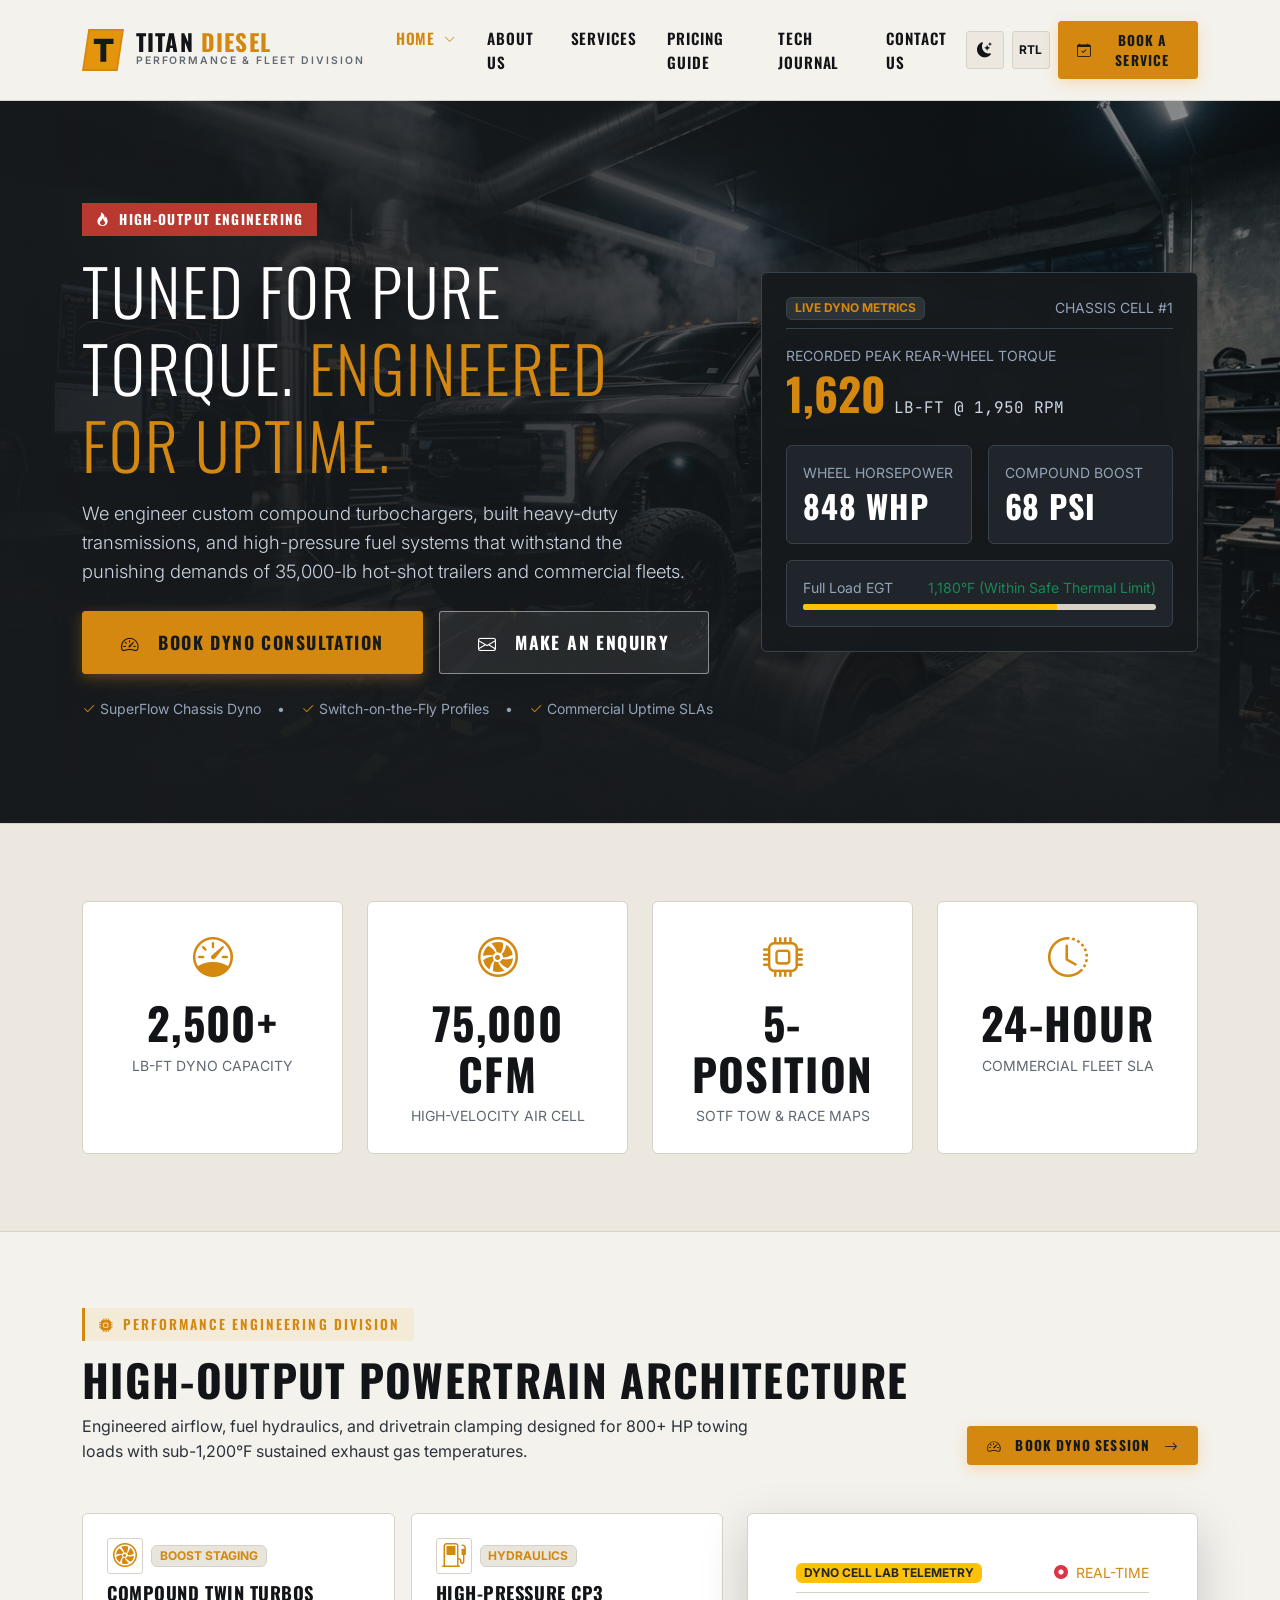
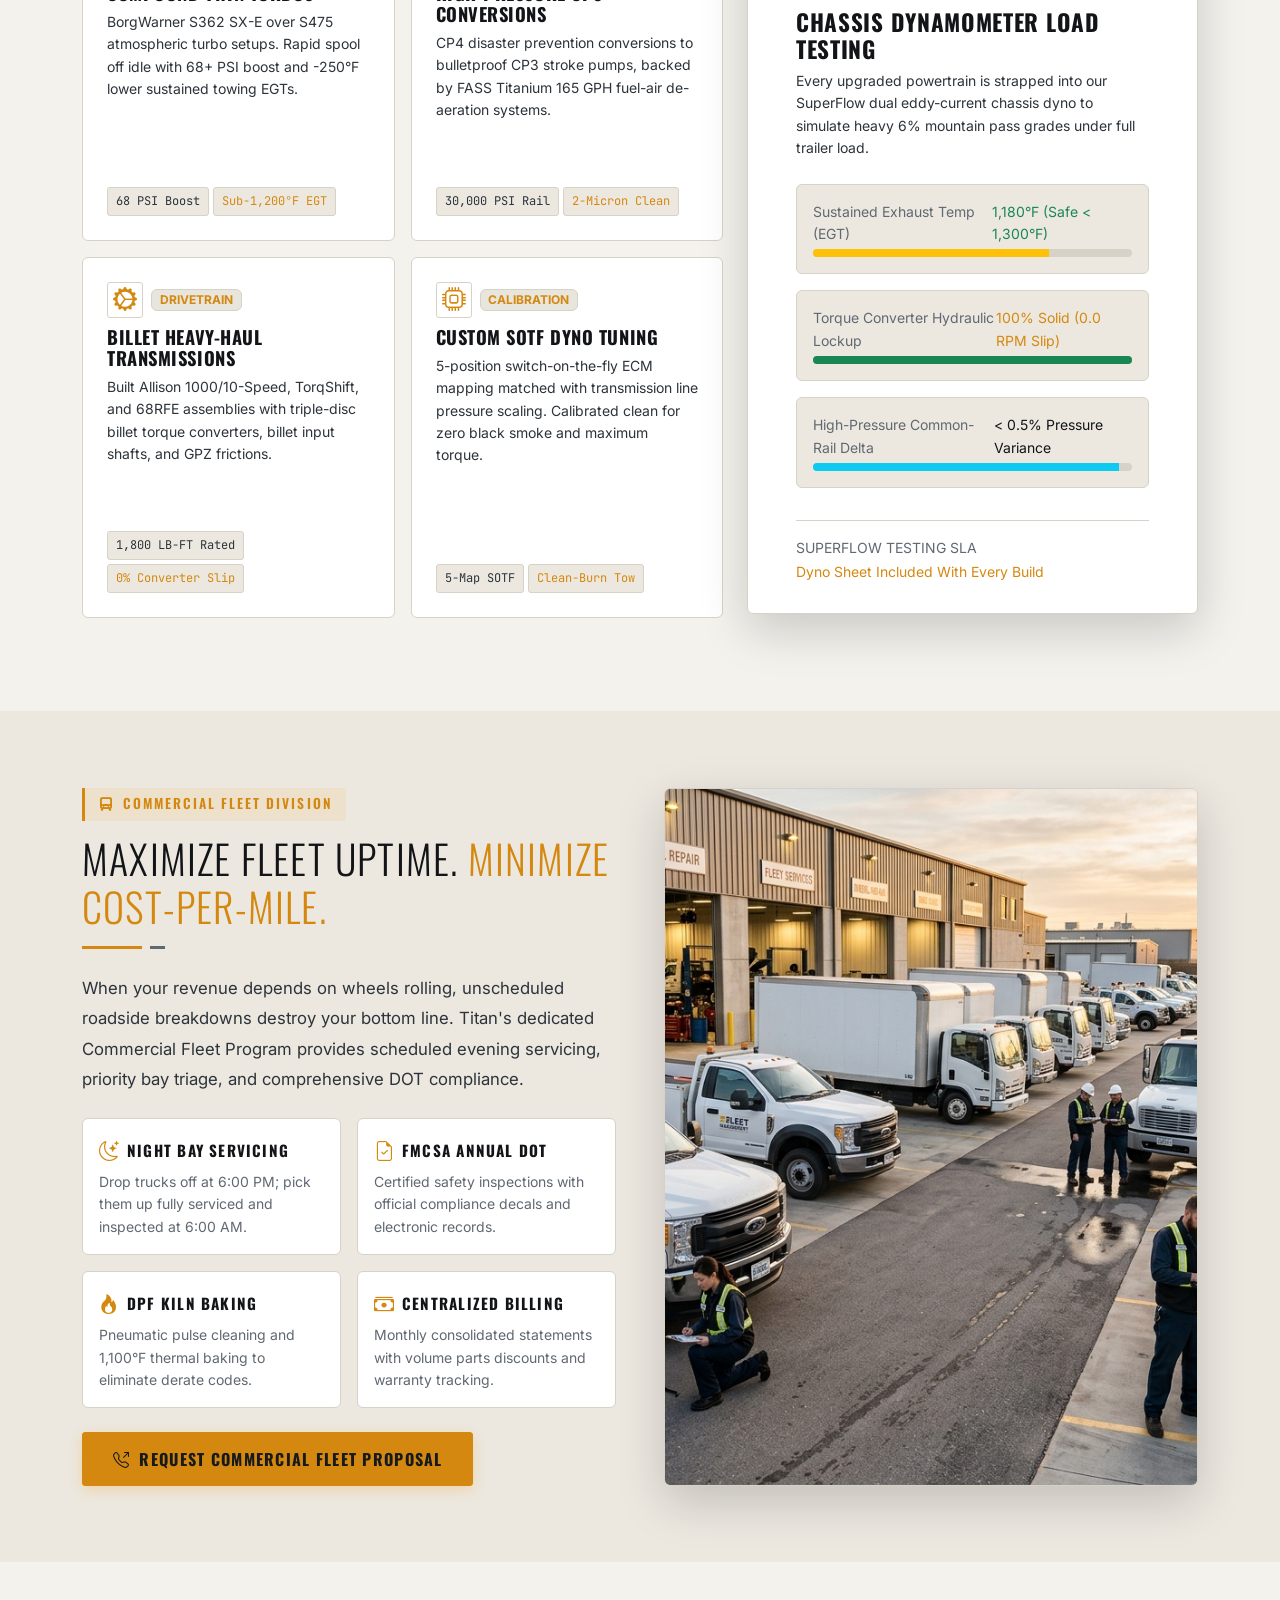
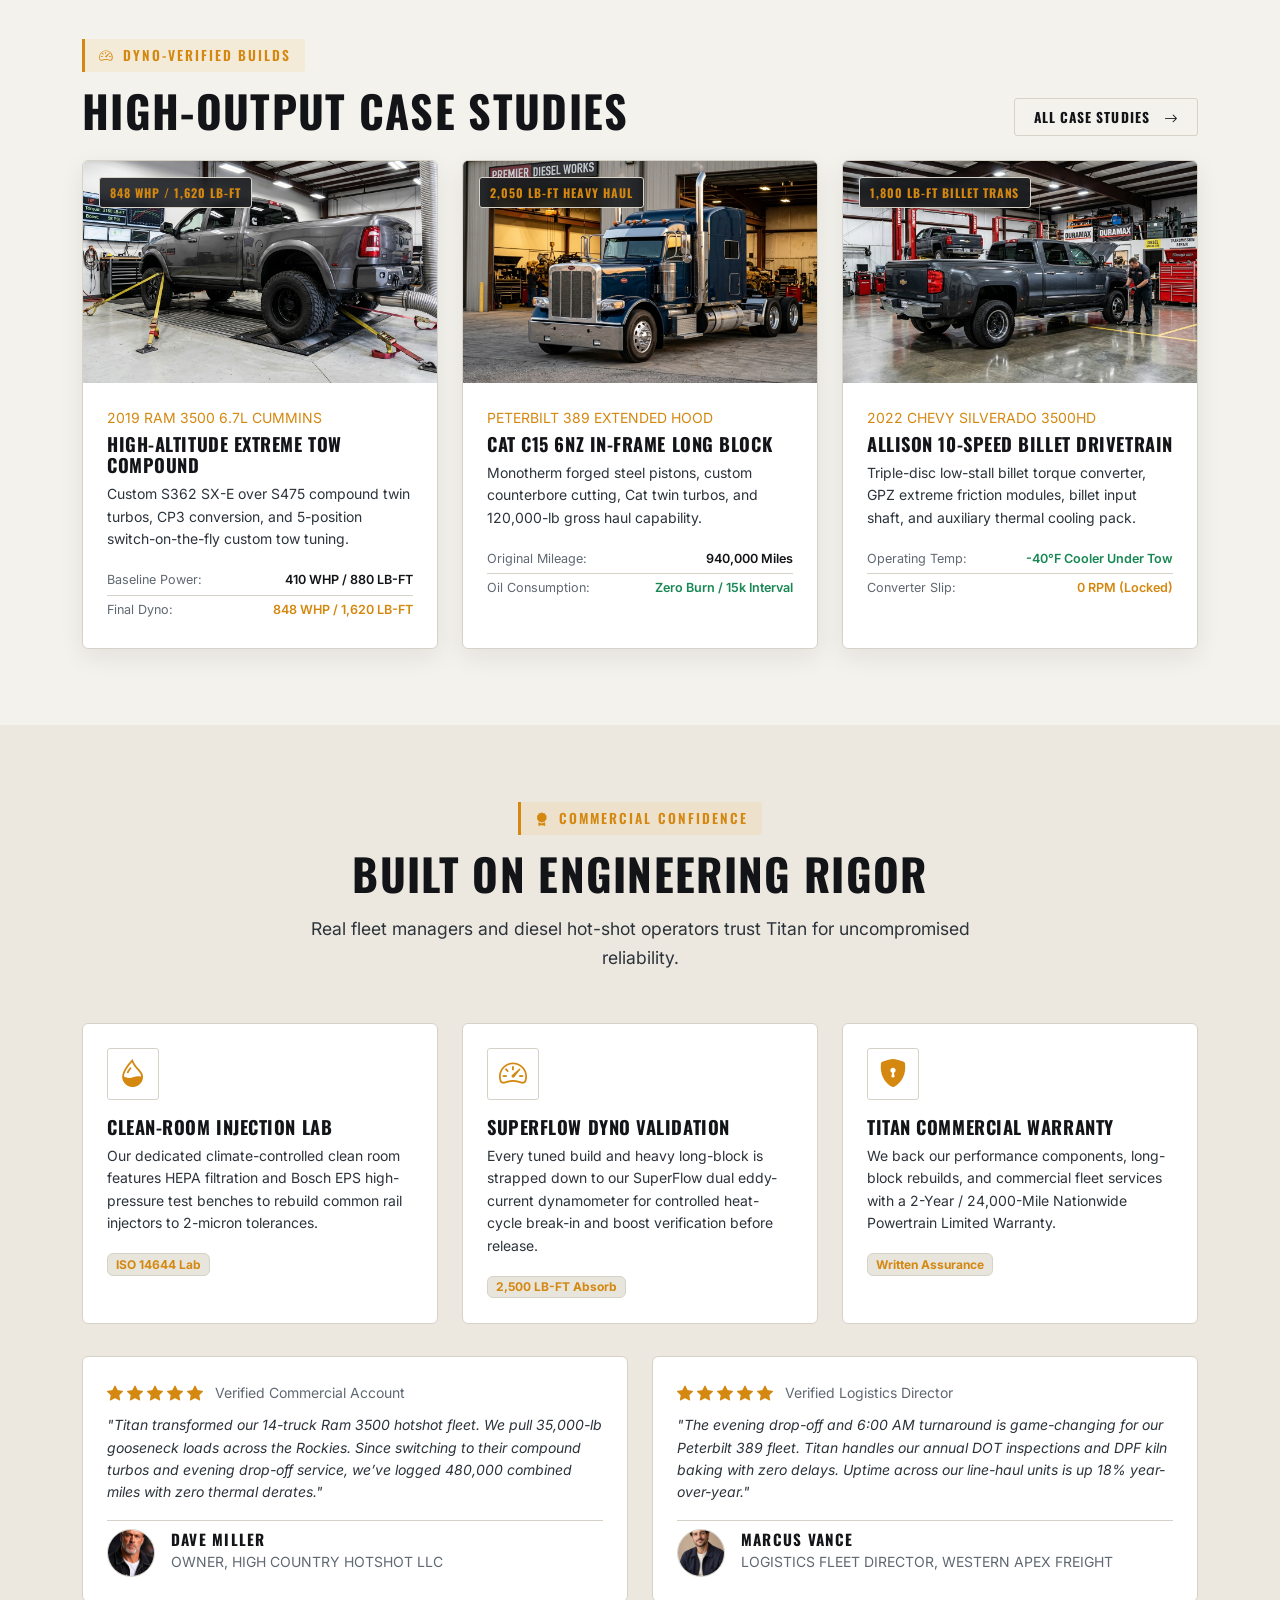
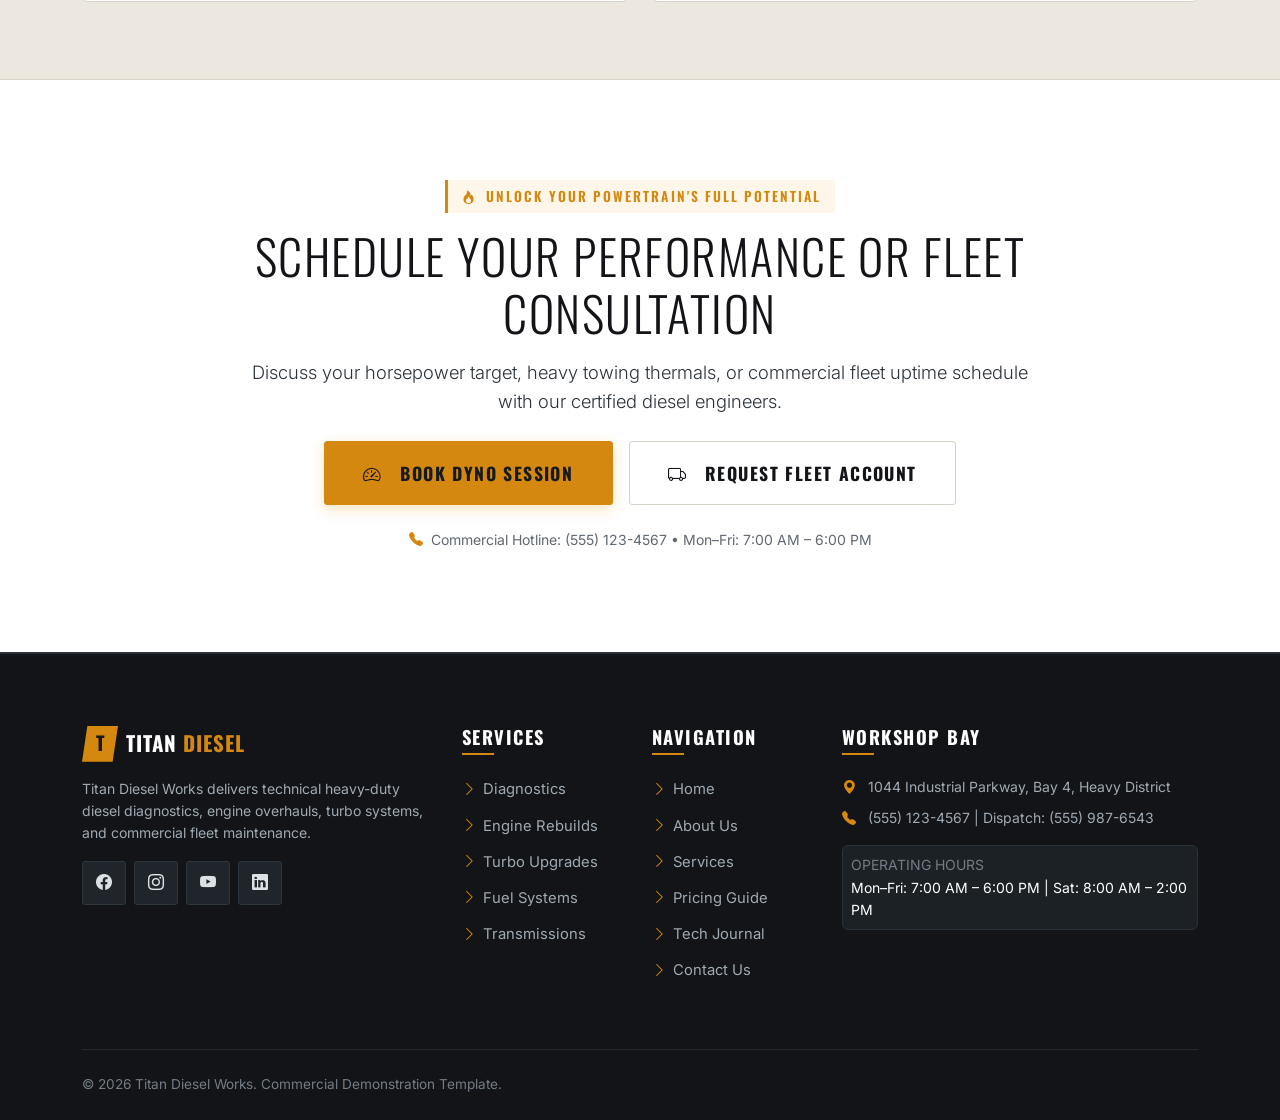
<file: home-2.html>
<!DOCTYPE html>
<html lang="en" dir="ltr" data-theme="dark">
<head>
  <meta charset="UTF-8">
  <meta name="viewport" content="width=device-width, initial-scale=1.0">
  <link rel="icon" type="image/svg+xml" href="assets/images/branding/titan-diesel-favicon.svg">
  <title>Performance & Fleet Specialist | Titan Diesel Works</title>
  <meta name="description" content="Engineered for extreme torque, heavy towing endurance, and commercial fleet uptime. SuperFlow chassis dyno tuning, compound turbos, and bulletproof drivetrains.">
  <meta name="keywords" content="diesel performance, compound turbos, chassis dyno tuning, commercial fleet uptime, diesel torque, built Allison transmission, Cummins tuning">

  <!-- Open Graph -->
  <meta property="og:type" content="website">
  <meta property="og:title" content="Titan Diesel Works | Diesel Performance & Commercial Fleet Specialist">
  <meta property="og:description" content="Engineered for high-output torque, compound turbo systems, and guaranteed fleet uptime solutions.">
  <meta property="og:image" content="assets/images/hero/hero-home-2.jpg">

  <!-- Fonts & Icons -->
  <link rel="preconnect" href="https://fonts.googleapis.com">
  <link rel="preconnect" href="https://fonts.gstatic.com" crossorigin>
  <link href="https://fonts.googleapis.com/css2?family=Inter:wght@300;400;500;600;700&family=Oswald:wght@500;600;700;800&family=JetBrains+Mono:wght@400;600;700&display=swap" rel="stylesheet">
  <link href="https://cdn.jsdelivr.net/npm/bootstrap@5.3.3/dist/css/bootstrap.min.css" rel="stylesheet">
  <link href="https://cdn.jsdelivr.net/npm/bootstrap-icons@1.11.3/font/bootstrap-icons.min.css" rel="stylesheet">

  <!-- Custom Stylesheets -->
  <link rel="stylesheet" href="assets/css/style.css">
  <link rel="stylesheet" href="assets/css/responsive.css">
  <link rel="stylesheet" href="assets/css/rtl.css">
</head>
<body>

  <!-- Header -->
  <header class="site-header">
    <nav class="navbar navbar-expand-xl navbar-dark py-3">
      <div class="container">
        <a class="navbar-brand" href="index.html">
          <img class="brand-mark" src="assets/images/branding/titan-diesel-mark.svg" alt="" width="42" height="42">
          <div class="brand-text">
            <span class="brand-name">TITAN <span>DIESEL</span></span>
            <span class="brand-sub">PERFORMANCE & FLEET DIVISION</span>
          </div>
        </a>

        <div class="d-flex align-items-center gap-2 order-lg-3">
          <div class="nav-controls">
            <button type="button" class="control-btn theme-toggle-btn" aria-label="Toggle Theme" title="Switch Theme">
              <i class="bi bi-sun-fill"></i>
            </button>
            <button type="button" class="control-btn rtl-toggle-btn" aria-label="Toggle Layout Direction" title="Toggle RTL">
              <span class="btn-label font-mono fw-bold" style="font-size: 0.75rem;">RTL</span>
            </button>
          </div>
          <button type="button" class="btn btn-industrial-primary btn-industrial-sm d-none d-xl-inline-flex btn-book-service" data-bs-toggle="modal" data-bs-target="#serviceBookingModal">
            <i class="bi bi-calendar-check me-1"></i> Book a Service
          </button>
          <button class="navbar-toggler border-secondary ms-1" type="button" data-bs-toggle="collapse" data-bs-target="#navbarTitanNav" aria-controls="navbarTitanNav" aria-expanded="false" aria-label="Toggle navigation">
            <span class="navbar-toggler-icon"></span>
          </button>
        </div>

        <div class="collapse navbar-collapse order-lg-2" id="navbarTitanNav">
          <ul class="navbar-nav mx-auto mb-2 mb-lg-0">
            <li class="nav-item dropdown">
              <a class="nav-link dropdown-toggle active" href="#" role="button" data-bs-toggle="dropdown" aria-expanded="false">
                Home <i class="bi bi-chevron-down nav-chevron ms-1"></i>
              </a>
              <ul class="dropdown-menu">
                <li><a class="dropdown-item" href="index.html"><i class="bi bi-wrench me-2 text-accent"></i> Home 1: Heavy Diesel Landing</a></li>
                <li><a class="dropdown-item active" href="home-2.html"><i class="bi bi-speedometer2 me-2 text-accent"></i> Home 2: Performance & Fleet</a></li>
              </ul>
            </li>
            <li class="nav-item"><a class="nav-link" href="about.html">About Us</a></li>
            <li class="nav-item"><a class="nav-link" href="services.html">Services</a></li>
            <li class="nav-item"><a class="nav-link" href="pricing.html">Pricing Guide</a></li>
            <li class="nav-item"><a class="nav-link" href="blog.html">Tech Journal</a></li>
            <li class="nav-item"><a class="nav-link" href="contact.html">Contact Us</a></li>
          </ul>
        </div>
      </div>
    </nav>
  </header>

  <main>
    <!-- ========================================================================
         SECTION 1: PERFORMANCE HERO (TECHNICAL EDITORIAL LAYOUT)
         Split high-output layout, dyno meters, live telemetry badges
         ======================================================================== -->
    <section class="hero-section-2">
      <img src="assets/images/hero/hero-home-2.jpg" alt="Titan Diesel High-Output Performance Dyno Cell" class="hero-bg-img">
      <div class="hero-bg-overlay"></div>
      <div class="container hero-content">
        <div class="row align-items-center g-5">
          <div class="col-lg-7">
            <span class="hero-editorial-badge"><i class="bi bi-fire me-1"></i> High-Output Engineering</span>
            <h1 class="display-3 font-heading mb-3">Tuned for Pure Torque. <span class="text-accent">Engineered for Uptime.</span></h1>
            <p class="lead text-secondary mb-4" style="font-size: 1.15rem; max-width: 620px;">
              We engineer custom compound turbochargers, built heavy-duty transmissions, and high-pressure fuel systems that withstand the punishing demands of 35,000-lb hot-shot trailers and commercial fleets.
            </p>
            <div class="d-flex flex-wrap gap-3 mb-4">
              <button type="button" class="btn btn-industrial-primary btn-industrial-lg" data-bs-toggle="modal" data-bs-target="#dynoBookingModal">
                <i class="bi bi-speedometer2 me-2"></i> Book Dyno Consultation
              </button>
              <a href="contact.html" class="btn btn-industrial-secondary btn-industrial-lg">
                <i class="bi bi-envelope me-2"></i> Make an Enquiry
              </a>
            </div>
            <div class="d-flex flex-wrap gap-3 font-mono text-muted small">
              <span><i class="bi bi-check2 text-accent"></i> SuperFlow Chassis Dyno</span>
              <span>•</span>
              <span><i class="bi bi-check2 text-accent"></i> Switch-on-the-Fly Profiles</span>
              <span>•</span>
              <span><i class="bi bi-check2 text-accent"></i> Commercial Uptime SLAs</span>
            </div>
          </div>

          <div class="col-lg-5">
            <!-- Dyno Telemetry Live Card -->
            <div class="dyno-spec-card shadow-lg">
              <div class="d-flex justify-content-between align-items-center mb-3 pb-2 border-bottom border-secondary">
                <span class="badge bg-secondary border border-secondary text-accent font-mono">LIVE DYNO METRICS</span>
                <span class="small font-mono text-muted">CHASSIS CELL #1</span>
              </div>
              
              <div class="mb-4">
                <div class="small text-muted font-heading text-uppercase mb-1">RECORDED PEAK REAR-WHEEL TORQUE</div>
                <div class="dyno-meter">
                  <span class="dyno-val">1,620</span>
                  <span class="dyno-unit">LB-FT @ 1,950 RPM</span>
                </div>
              </div>

              <div class="row g-3 mb-3">
                <div class="col-6">
                  <div class="p-3 rounded bg-subtle border border-secondary">
                    <span class="small text-muted font-heading d-block mb-1">WHEEL HORSEPOWER</span>
                    <span class="h3 font-heading text-primary-theme mb-0">848 WHP</span>
                  </div>
                </div>
                <div class="col-6">
                  <div class="p-3 rounded bg-subtle border border-secondary">
                    <span class="small text-muted font-heading d-block mb-1">COMPOUND BOOST</span>
                    <span class="h3 font-heading text-accent mb-0">68 PSI</span>
                  </div>
                </div>
              </div>

              <div class="p-3 rounded bg-subtle border border-secondary">
                <div class="d-flex justify-content-between text-muted small mb-1">
                  <span>Full Load EGT</span>
                  <span class="text-success font-mono">1,180°F (Within Safe Thermal Limit)</span>
                </div>
                <div class="progress" style="height: 6px; background-color: var(--border-color);">
                  <div class="progress-bar bg-warning" role="progressbar" style="width: 72%;" aria-valuenow="72" aria-valuemin="0" aria-valuemax="100"></div>
                </div>
              </div>
            </div>
          </div>
        </div>
      </div>
    </section>

    <!-- ========================================================================
         SECTION 2: PERFORMANCE CAPABILITIES & DYNO SPECIFICATIONS
         Technical specification strip with dyno cell telemetry
         ======================================================================== -->
    <section class="section-py bg-subtle-theme border-top border-bottom border-secondary">
      <div class="container">
        <div class="row g-4 text-center">
          <div class="col-lg-3 col-6">
            <div class="p-4 rounded border border-secondary bg-surface h-100 performance-metric-card">
              <i class="bi bi-speedometer fs-1 text-accent mb-2 d-block"></i>
              <div class="h2 font-heading mb-1 performance-metric-value">2,500+</div>
              <span class="small text-muted font-heading text-uppercase performance-metric-label">LB-FT Dyno Capacity</span>
            </div>
          </div>
          <div class="col-lg-3 col-6">
            <div class="p-4 rounded border border-secondary bg-surface h-100 performance-metric-card">
              <i class="bi bi-fan fs-1 text-accent mb-2 d-block"></i>
              <div class="h2 font-heading mb-1 performance-metric-value">75,000 CFM</div>
              <span class="small text-muted font-heading text-uppercase performance-metric-label">High-Velocity Air Cell</span>
            </div>
          </div>
          <div class="col-lg-3 col-6">
            <div class="p-4 rounded border border-secondary bg-surface h-100 performance-metric-card">
              <i class="bi bi-cpu fs-1 text-accent mb-2 d-block"></i>
              <div class="h2 font-heading mb-1 performance-metric-value">5-Position</div>
              <span class="small text-muted font-heading text-uppercase performance-metric-label">SOTF Tow &amp; Race Maps</span>
            </div>
          </div>
          <div class="col-lg-3 col-6">
            <div class="p-4 rounded border border-secondary bg-surface h-100 performance-metric-card">
              <i class="bi bi-clock-history fs-1 text-accent mb-2 d-block"></i>
              <div class="h2 font-heading mb-1 performance-metric-value">24-Hour</div>
              <span class="small text-muted font-heading text-uppercase performance-metric-label">Commercial Fleet SLA</span>
            </div>
          </div>
        </div>
      </div>
    </section>

    <!-- ========================================================================
         SECTION 3: PERFORMANCE ENGINEERING & DYNO ARCHITECTURE
         Distinct technical layout: 4 Powertrain disciplines + live telemetry console
         ======================================================================== -->
    <section class="section-py bg-primary-theme" id="performanceEngineering">
      <div class="container">
        <div class="d-flex flex-wrap justify-content-between align-items-end mb-5">
          <div>
            <span class="section-tagline"><i class="bi bi-cpu-fill"></i> Performance Engineering Division</span>
            <h2 class="section-title mb-0">High-Output Powertrain Architecture</h2>
            <p class="text-secondary mt-2 mb-0" style="max-width: 680px;">
              Engineered airflow, fuel hydraulics, and drivetrain clamping designed for 800+ HP towing loads with sub-1,200°F sustained exhaust gas temperatures.
            </p>
          </div>
          <button type="button" class="btn btn-industrial-primary btn-industrial-sm mt-3 mt-md-0" data-bs-toggle="modal" data-bs-target="#dynoBookingModal">
            <i class="bi bi-speedometer2 me-1"></i> Book Dyno Session <i class="bi bi-arrow-right ms-1"></i>
          </button>
        </div>

        <div class="row g-4 align-items-stretch">
          <!-- Left: 4 Engineering Pillars -->
          <div class="col-lg-7">
            <div class="row g-3 h-100">
              <!-- Pillar 1: Compound Turbos -->
              <div class="col-sm-6">
                <div class="p-4 rounded border border-secondary bg-surface h-100 d-flex flex-column">
                  <div class="d-flex align-items-center gap-2 mb-2">
                    <div class="capability-icon text-accent fs-4" style="width: 36px; height: 36px; min-width: 36px;">
                      <i class="bi bi-fan"></i>
                    </div>
                    <span class="badge bg-secondary border border-secondary text-accent font-mono">BOOST STAGING</span>
                  </div>
                  <h5 class="font-heading mb-2">Compound Twin Turbos</h5>
                  <p class="small text-secondary mb-3 flex-grow-1">
                    BorgWarner S362 SX-E over S475 atmospheric turbo setups. Rapid spool off idle with 68+ PSI boost and -250°F lower sustained towing EGTs.
                  </p>
                  <div class="d-flex flex-wrap gap-1 font-mono text-muted small mt-auto">
                    <span class="spec-pill py-1 px-2" style="font-size: 0.75rem;">68 PSI Boost</span>
                    <span class="spec-pill py-1 px-2 text-accent" style="font-size: 0.75rem;">Sub-1,200°F EGT</span>
                  </div>
                </div>
              </div>

              <!-- Pillar 2: High-Pressure Fueling -->
              <div class="col-sm-6">
                <div class="p-4 rounded border border-secondary bg-surface h-100 d-flex flex-column">
                  <div class="d-flex align-items-center gap-2 mb-2">
                    <div class="capability-icon text-accent fs-4" style="width: 36px; height: 36px; min-width: 36px;">
                      <i class="bi bi-fuel-pump"></i>
                    </div>
                    <span class="badge bg-secondary border border-secondary text-accent font-mono">HYDRAULICS</span>
                  </div>
                  <h5 class="font-heading mb-2">High-Pressure CP3 Conversions</h5>
                  <p class="small text-secondary mb-3 flex-grow-1">
                    CP4 disaster prevention conversions to bulletproof CP3 stroke pumps, backed by FASS Titanium 165 GPH fuel-air de-aeration systems.
                  </p>
                  <div class="d-flex flex-wrap gap-1 font-mono text-muted small mt-auto">
                    <span class="spec-pill py-1 px-2" style="font-size: 0.75rem;">30,000 PSI Rail</span>
                    <span class="spec-pill py-1 px-2 text-accent" style="font-size: 0.75rem;">2-Micron Clean</span>
                  </div>
                </div>
              </div>

              <!-- Pillar 3: Built Billet Transmissions -->
              <div class="col-sm-6">
                <div class="p-4 rounded border border-secondary bg-surface h-100 d-flex flex-column">
                  <div class="d-flex align-items-center gap-2 mb-2">
                    <div class="capability-icon text-accent fs-4" style="width: 36px; height: 36px; min-width: 36px;">
                      <i class="bi bi-gear-wide-connected"></i>
                    </div>
                    <span class="badge bg-secondary border border-secondary text-accent font-mono">DRIVETRAIN</span>
                  </div>
                  <h5 class="font-heading mb-2">Billet Heavy-Haul Transmissions</h5>
                  <p class="small text-secondary mb-3 flex-grow-1">
                    Built Allison 1000/10-Speed, TorqShift, and 68RFE assemblies with triple-disc billet torque converters, billet input shafts, and GPZ frictions.
                  </p>
                  <div class="d-flex flex-wrap gap-1 font-mono text-muted small mt-auto">
                    <span class="spec-pill py-1 px-2" style="font-size: 0.75rem;">1,800 LB-FT Rated</span>
                    <span class="spec-pill py-1 px-2 text-accent" style="font-size: 0.75rem;">0% Converter Slip</span>
                  </div>
                </div>
              </div>

              <!-- Pillar 4: SOTF ECM/TCM Dyno Tuning -->
              <div class="col-sm-6">
                <div class="p-4 rounded border border-secondary bg-surface h-100 d-flex flex-column">
                  <div class="d-flex align-items-center gap-2 mb-2">
                    <div class="capability-icon text-accent fs-4" style="width: 36px; height: 36px; min-width: 36px;">
                      <i class="bi bi-cpu"></i>
                    </div>
                    <span class="badge bg-secondary border border-secondary text-accent font-mono">CALIBRATION</span>
                  </div>
                  <h5 class="font-heading mb-2">Custom SOTF Dyno Tuning</h5>
                  <p class="small text-secondary mb-3 flex-grow-1">
                    5-position switch-on-the-fly ECM mapping matched with transmission line pressure scaling. Calibrated clean for zero black smoke and maximum torque.
                  </p>
                  <div class="d-flex flex-wrap gap-1 font-mono text-muted small mt-auto">
                    <span class="spec-pill py-1 px-2" style="font-size: 0.75rem;">5-Map SOTF</span>
                    <span class="spec-pill py-1 px-2 text-accent" style="font-size: 0.75rem;">Clean-Burn Tow</span>
                  </div>
                </div>
              </div>
            </div>
          </div>

          <!-- Right: Live Chassis Dyno Engineering Console -->
          <div class="col-lg-5">
            <div class="p-4 p-md-5 rounded border border-secondary bg-surface shadow-lg h-100 d-flex flex-column justify-content-between telemetry-card">
              <div>
                <div class="d-flex justify-content-between align-items-center mb-3 pb-2 border-bottom border-secondary">
                  <span class="badge bg-warning text-dark font-heading text-uppercase">Dyno Cell Lab Telemetry</span>
                  <span class="small font-mono text-accent"><i class="bi bi-record-circle-fill text-danger me-1"></i> REAL-TIME</span>
                </div>
                
                <h4 class="font-heading mb-2">Chassis Dynamometer Load Testing</h4>
                <p class="small text-secondary mb-4">
                  Every upgraded powertrain is strapped into our SuperFlow dual eddy-current chassis dyno to simulate heavy 6% mountain pass grades under full trailer load.
                </p>

                <div class="p-3 rounded bg-subtle border border-secondary mb-3">
                  <div class="d-flex justify-content-between small text-muted mb-1 font-heading">
                    <span>Sustained Exhaust Temp (EGT)</span>
                    <span class="text-success font-mono">1,180°F (Safe &lt; 1,300°F)</span>
                  </div>
                  <div class="progress" style="height: 8px; background-color: var(--border-color);">
                    <div class="progress-bar bg-warning" role="progressbar" style="width: 74%;"></div>
                  </div>
                </div>

                <div class="p-3 rounded bg-subtle border border-secondary mb-3">
                  <div class="d-flex justify-content-between small text-muted mb-1 font-heading">
                    <span>Torque Converter Hydraulic Lockup</span>
                    <span class="text-accent font-mono">100% Solid (0.0 RPM Slip)</span>
                  </div>
                  <div class="progress" style="height: 8px; background-color: var(--border-color);">
                    <div class="progress-bar bg-success" role="progressbar" style="width: 100%;"></div>
                  </div>
                </div>

                <div class="p-3 rounded bg-subtle border border-secondary mb-3">
                  <div class="d-flex justify-content-between small text-muted mb-1 font-heading">
                    <span>High-Pressure Common-Rail Delta</span>
                    <span class="text-primary-theme font-mono">&lt; 0.5% Pressure Variance</span>
                  </div>
                  <div class="progress" style="height: 8px; background-color: var(--border-color);">
                    <div class="progress-bar bg-info" role="progressbar" style="width: 96%;"></div>
                  </div>
                </div>
              </div>

              <div class="pt-3 border-top border-secondary mt-3">
                <div class="d-flex justify-content-between align-items-center">
                  <div>
                    <span class="d-block small text-muted font-heading text-uppercase">SuperFlow Testing SLA</span>
                    <span class="small font-mono text-accent">Dyno Sheet Included With Every Build</span>
                  </div>
                </div>
              </div>
            </div>
          </div>
        </div>
      </div>
    </section>

    <!-- ========================================================================
         SECTION 4: COMMERCIAL FLEET MAINTENANCE & UPTIME SOLUTIONS
         Preventive programs, telematics integration, DOT certifications
         ======================================================================== -->
    <section class="section-py bg-subtle-theme">
      <div class="container">
        <div class="row align-items-stretch g-4 g-lg-5">
          <div class="col-lg-6 d-flex flex-column justify-content-between">
            <div>
              <span class="section-tagline"><i class="bi bi-truck-front-fill"></i> Commercial Fleet Division</span>
              <h2 class="display-6 font-heading mb-3">Maximize Fleet Uptime. <span class="text-accent">Minimize Cost-Per-Mile.</span></h2>
              <div class="industrial-divider"></div>
              <p class="text-secondary mb-4" style="font-size: 1.05rem; line-height: 1.8;">
                When your revenue depends on wheels rolling, unscheduled roadside breakdowns destroy your bottom line. Titan's dedicated Commercial Fleet Program provides scheduled evening servicing, priority bay triage, and comprehensive DOT compliance.
              </p>
              <div class="row g-3 mb-4">
                <div class="col-sm-6">
                  <div class="p-3 rounded border border-secondary bg-surface h-100">
                    <div class="d-flex align-items-center gap-2 mb-1">
                      <i class="bi bi-moon-stars text-accent fs-5"></i>
                      <h6 class="font-heading mb-0">Night Bay Servicing</h6>
                    </div>
                    <p class="small text-muted mb-0">Drop trucks off at 6:00 PM; pick them up fully serviced and inspected at 6:00 AM.</p>
                  </div>
                </div>
                <div class="col-sm-6">
                  <div class="p-3 rounded border border-secondary bg-surface h-100">
                    <div class="d-flex align-items-center gap-2 mb-1">
                      <i class="bi bi-file-earmark-check text-accent fs-5"></i>
                      <h6 class="font-heading mb-0">FMCSA Annual DOT</h6>
                    </div>
                    <p class="small text-muted mb-0">Certified safety inspections with official compliance decals and electronic records.</p>
                  </div>
                </div>
                <div class="col-sm-6">
                  <div class="p-3 rounded border border-secondary bg-surface h-100">
                    <div class="d-flex align-items-center gap-2 mb-1">
                      <i class="bi bi-fire text-accent fs-5"></i>
                      <h6 class="font-heading mb-0">DPF Kiln Baking</h6>
                    </div>
                    <p class="small text-muted mb-0">Pneumatic pulse cleaning and 1,100°F thermal baking to eliminate derate codes.</p>
                  </div>
                </div>
                <div class="col-sm-6">
                  <div class="p-3 rounded border border-secondary bg-surface h-100">
                    <div class="d-flex align-items-center gap-2 mb-1">
                      <i class="bi bi-cash-stack text-accent fs-5"></i>
                      <h6 class="font-heading mb-0">Centralized Billing</h6>
                    </div>
                    <p class="small text-muted mb-0">Monthly consolidated statements with volume parts discounts and warranty tracking.</p>
                  </div>
                </div>
              </div>
            </div>
            <div>
              <a href="contact.html?service=fleet-maintenance" class="btn btn-industrial-primary fleet-proposal-btn">
                <i class="bi bi-telephone-outbound" aria-hidden="true"></i>
                <span>Request Commercial Fleet Proposal</span>
              </a>
            </div>
          </div>

          <div class="col-lg-6 d-flex">
            <div class="rounded overflow-hidden border border-secondary shadow-lg w-100 h-100 fleet-image-frame" style="min-height: 440px;">
              <img src="assets/images/services/commercial-fleet-maintenance.jpg" alt="Commercial Fleet Maintenance Lineup" class="w-100 h-100 fleet-image" style="object-fit: cover; object-position: center;">
            </div>
          </div>
        </div>
      </div>
    </section>

    <!-- ========================================================================
         SECTION 5: BEFORE & AFTER / DYNO-VERIFIED PROJECT SHOWCASE
         3 High-Output case studies with distinct vehicles and telemetry
         ======================================================================== -->
    <section class="section-py bg-primary-theme">
      <div class="container">
        <div class="d-flex flex-wrap justify-content-between align-items-end mb-4">
          <div>
            <span class="section-tagline"><i class="bi bi-speedometer2"></i> Dyno-Verified Builds</span>
            <h2 class="section-title mb-0">High-Output Case Studies</h2>
          </div>
          <a href="projects.html" class="btn btn-industrial-secondary btn-industrial-sm mt-3 mt-md-0">
            All Case Studies <i class="bi bi-arrow-right ms-1"></i>
          </a>
        </div>

        <div class="row g-4">
          <!-- Build 1: Ram 3500 Compound -->
          <div class="col-lg-4 col-md-6">
            <div class="industrial-card">
              <div class="card-img-wrapper">
                <span class="card-badge">848 WHP / 1,620 LB-FT</span>
                <img src="assets/images/projects/project-cummins-compound-turbo.jpg" alt="Ram 3500 Cummins Compound Build" loading="lazy">
              </div>
              <div class="industrial-card-body">
                <div class="text-accent small font-heading text-uppercase mb-1">2019 Ram 3500 6.7L Cummins</div>
                <h4 class="h5 mb-2">High-Altitude Extreme Tow Compound</h4>
                <p class="small text-secondary mb-3">Custom S362 SX-E over S475 compound twin turbos, CP3 conversion, and 5-position switch-on-the-fly custom tow tuning.</p>
                <div class="spec-list-item py-1">
                  <span class="spec-label small">Baseline Power:</span>
                  <span class="spec-value small">410 WHP / 880 LB-FT</span>
                </div>
                <div class="spec-list-item py-1">
                  <span class="spec-label small">Final Dyno:</span>
                  <span class="spec-value small text-accent">848 WHP / 1,620 LB-FT</span>
                </div>
              </div>
            </div>
          </div>

          <!-- Build 2: Cat C15 Peterbilt -->
          <div class="col-lg-4 col-md-6">
            <div class="industrial-card">
              <div class="card-img-wrapper">
                <span class="card-badge">2,050 LB-FT Heavy Haul</span>
                <img src="assets/images/projects/project-cat-c15-peterbilt.jpg" alt="Peterbilt 389 Cat C15 Heavy Haul" loading="lazy">
              </div>
              <div class="industrial-card-body">
                <div class="text-accent small font-heading text-uppercase mb-1">Peterbilt 389 Extended Hood</div>
                <h4 class="h5 mb-2">Cat C15 6NZ In-Frame Long Block</h4>
                <p class="small text-secondary mb-3">Monotherm forged steel pistons, custom counterbore cutting, Cat twin turbos, and 120,000-lb gross haul capability.</p>
                <div class="spec-list-item py-1">
                  <span class="spec-label small">Original Mileage:</span>
                  <span class="spec-value small">940,000 Miles</span>
                </div>
                <div class="spec-list-item py-1">
                  <span class="spec-label small">Oil Consumption:</span>
                  <span class="spec-value small text-success">Zero Burn / 15k Interval</span>
                </div>
              </div>
            </div>
          </div>

          <!-- Build 3: Duramax Allison -->
          <div class="col-lg-4 col-md-6">
            <div class="industrial-card">
              <div class="card-img-wrapper">
                <span class="card-badge">1,800 LB-FT Billet Trans</span>
                <img src="assets/images/projects/project-duramax-allison.jpg" alt="Chevy Silverado 3500HD Allison Build" loading="lazy">
              </div>
              <div class="industrial-card-body">
                <div class="text-accent small font-heading text-uppercase mb-1">2022 Chevy Silverado 3500HD</div>
                <h4 class="h5 mb-2">Allison 10-Speed Billet Drivetrain</h4>
                <p class="small text-secondary mb-3">Triple-disc low-stall billet torque converter, GPZ extreme friction modules, billet input shaft, and auxiliary thermal cooling pack.</p>
                <div class="spec-list-item py-1">
                  <span class="spec-label small">Operating Temp:</span>
                  <span class="spec-value small text-success">-40°F Cooler Under Tow</span>
                </div>
                <div class="spec-list-item py-1">
                  <span class="spec-label small">Converter Slip:</span>
                  <span class="spec-value small text-accent">0 RPM (Locked)</span>
                </div>
              </div>
            </div>
          </div>
        </div>
      </div>
    </section>

    <!-- ========================================================================
         SECTION 6: TECHNICAL WORKSHOP STANDARDS & CLIENT FEEDBACK
         Dyno verification, clean room standards, and fleet manager testimonials
         ======================================================================== -->
    <section class="section-py bg-subtle-theme">
      <div class="container">
        <div class="section-header text-center">
          <span class="section-tagline"><i class="bi bi-award-fill"></i> Commercial Confidence</span>
          <h2 class="section-title">Built On Engineering Rigor</h2>
          <p class="section-description mx-auto">Real fleet managers and diesel hot-shot operators trust Titan for uncompromised reliability.</p>
        </div>

        <div class="row g-4">
          <div class="col-lg-4">
            <div class="p-4 rounded border border-secondary bg-surface h-100">
              <div class="capability-icon text-accent fs-3 mb-3">
                <i class="bi bi-droplet-half"></i>
              </div>
              <h5 class="font-heading mb-2">Clean-Room Injection Lab</h5>
              <p class="small text-secondary mb-3">Our dedicated climate-controlled clean room features HEPA filtration and Bosch EPS high-pressure test benches to rebuild common rail injectors to 2-micron tolerances.</p>
              <span class="badge bg-secondary border border-secondary text-accent font-mono">ISO 14644 Lab</span>
            </div>
          </div>

          <div class="col-lg-4">
            <div class="p-4 rounded border border-secondary bg-surface h-100">
              <div class="capability-icon text-accent fs-3 mb-3">
                <i class="bi bi-speedometer2"></i>
              </div>
              <h5 class="font-heading mb-2">SuperFlow Dyno Validation</h5>
              <p class="small text-secondary mb-3">Every tuned build and heavy long-block is strapped down to our SuperFlow dual eddy-current dynamometer for controlled heat-cycle break-in and boost verification before release.</p>
              <span class="badge bg-secondary border border-secondary text-accent font-mono">2,500 LB-FT Absorb</span>
            </div>
          </div>

          <div class="col-lg-4">
            <div class="p-4 rounded border border-secondary bg-surface h-100">
              <div class="capability-icon text-accent fs-3 mb-3">
                <i class="bi bi-shield-lock-fill"></i>
              </div>
              <h5 class="font-heading mb-2">Titan Commercial Warranty</h5>
              <p class="small text-secondary mb-3">We back our performance components, long-block rebuilds, and commercial fleet services with a 2-Year / 24,000-Mile Nationwide Powertrain Limited Warranty.</p>
              <span class="badge bg-secondary border border-secondary text-accent font-mono">Written Assurance</span>
            </div>
          </div>
        </div>

        <!-- Commercial Fleet Manager Reviews -->
        <div class="row g-4 mt-2">
          <div class="col-md-6">
            <div class="p-4 rounded border border-secondary bg-surface h-100 d-flex flex-column">
              <div class="d-flex align-items-center gap-1 text-accent mb-2">
                <i class="bi bi-star-fill"></i><i class="bi bi-star-fill"></i><i class="bi bi-star-fill"></i><i class="bi bi-star-fill"></i><i class="bi bi-star-fill"></i>
                <span class="small font-mono text-muted ms-2">Verified Commercial Account</span>
              </div>
              <p class="small text-secondary mb-3 fst-italic flex-grow-1">
                "Titan transformed our 14-truck Ram 3500 hotshot fleet. We pull 35,000-lb gooseneck loads across the Rockies. Since switching to their compound turbos and evening drop-off service, we’ve logged 480,000 combined miles with zero thermal derates."
              </p>
              <div class="d-flex align-items-center gap-3 pt-2 border-top border-secondary">
                <img src="assets/images/testimonials/dave-miller.jpg" alt="Dave Miller" class="rounded-circle border border-secondary" width="48" height="48" style="object-fit: cover;">
                <div>
                  <h6 class="font-heading mb-0">Dave Miller</h6>
                  <span class="small text-muted font-heading text-uppercase">Owner, High Country Hotshot LLC</span>
                </div>
              </div>
            </div>
          </div>

          <div class="col-md-6">
            <div class="p-4 rounded border border-secondary bg-surface h-100 d-flex flex-column">
              <div class="d-flex align-items-center gap-1 text-accent mb-2">
                <i class="bi bi-star-fill"></i><i class="bi bi-star-fill"></i><i class="bi bi-star-fill"></i><i class="bi bi-star-fill"></i><i class="bi bi-star-fill"></i>
                <span class="small font-mono text-muted ms-2">Verified Logistics Director</span>
              </div>
              <p class="small text-secondary mb-3 fst-italic flex-grow-1">
                "The evening drop-off and 6:00 AM turnaround is game-changing for our Peterbilt 389 fleet. Titan handles our annual DOT inspections and DPF kiln baking with zero delays. Uptime across our line-haul units is up 18% year-over-year."
              </p>
              <div class="d-flex align-items-center gap-3 pt-2 border-top border-secondary">
                <img src="assets/images/testimonials/marcus-vance.jpg" alt="Marcus Vance" class="rounded-circle border border-secondary" width="48" height="48" style="object-fit: cover;">
                <div>
                  <h6 class="font-heading mb-0">Marcus Vance</h6>
                  <span class="small text-muted font-heading text-uppercase">Logistics Fleet Director, Western Apex Freight</span>
                </div>
              </div>
            </div>
          </div>
        </div>
      </div>
    </section>

    <!-- ========================================================================
         SECTION 7: CONSULTATION & DYNO BOOKING CTA
         Direct high-output consultation and fleet proposal prompt
         ======================================================================== -->
    <section class="section-py bg-secondary-theme border-top border-secondary text-center">
      <div class="container">
        <div class="py-4" style="max-width: 800px; margin: 0 auto;">
          <span class="section-tagline"><i class="bi bi-fire"></i> Unlock Your Powertrain's Full Potential</span>
          <h2 class="display-5 font-heading mb-3">Schedule Your Performance or Fleet Consultation</h2>
          <p class="lead text-secondary mb-4" style="font-size: 1.15rem;">
            Discuss your horsepower target, heavy towing thermals, or commercial fleet uptime schedule with our certified diesel engineers.
          </p>
          <div class="d-flex flex-wrap justify-content-center gap-3">
            <button type="button" class="btn btn-industrial-primary btn-industrial-lg" data-bs-toggle="modal" data-bs-target="#dynoBookingModal">
              <i class="bi bi-speedometer2 me-2"></i> Book Dyno Session
            </button>
            <a href="contact.html?service=fleet-maintenance" class="btn btn-industrial-secondary btn-industrial-lg">
              <i class="bi bi-truck me-2"></i> Request Fleet Account
            </a>
          </div>
          <div class="mt-4 text-muted small">
            <i class="bi bi-telephone-fill text-accent me-1"></i> Commercial Hotline: (555) 123-4567 • Mon–Fri: 7:00 AM – 6:00 PM
          </div>
        </div>
      </div>
    </section>
    <!-- ========================================================================
         BOOK DYNO SESSION POPUP MODAL (CENTERED POPUP WITH VALIDATION)
         ======================================================================== -->
    <div class="modal fade" id="dynoBookingModal" tabindex="-1" aria-labelledby="dynoBookingModalLabel" aria-hidden="true">
      <div class="modal-dialog modal-dialog-centered modal-lg">
        <div class="modal-content shadow-lg border-secondary">
          <div class="modal-header booking-modal-header bg-subtle border-secondary px-4 py-3">
            <div class="booking-modal-heading d-flex align-items-center gap-2">
              <img class="brand-mark" src="assets/images/branding/titan-diesel-mark.svg" alt="Titan Diesel logo" width="32" height="32">
              <div class="booking-modal-copy">
                <h5 class="modal-title font-heading mb-0" id="dynoBookingModalLabel">Book SuperFlow Dyno Session</h5>
                <span class="small font-mono text-muted" style="font-size: 0.78rem;">Chassis Dynamometer Cell #1 &bull; Up to 2,500 LB-FT</span>
              </div>
            </div>
            <button type="button" class="btn-close" data-bs-dismiss="modal" aria-label="Close"></button>
          </div>
          <div class="modal-body p-4 p-md-5">
            <!-- Dyno Form Container -->
            <div id="dynoFormContainer">
              <div class="p-3 rounded bg-subtle border border-secondary mb-4">
                <div class="d-flex align-items-center justify-content-between flex-wrap gap-2">
                  <span class="badge bg-secondary border border-secondary text-accent font-mono">
                    <i class="bi bi-activity me-1"></i> Live Cell Status: Active
                  </span>
                  <span class="small font-mono text-secondary">
                    <i class="bi bi-fan me-1"></i> 75,000 CFM Airflow &bull; Real-Time EGT Telemetry
                  </span>
                </div>
              </div>

              <form id="dynoBookingForm" novalidate>
                <div class="row g-3">
                  <div class="col-md-6">
                    <label class="form-label font-heading text-uppercase small" for="dynoFullName">Full Name *</label>
                    <input type="text" id="dynoFullName" name="dyno_name" class="form-control" placeholder="e.g. Cole Vance" required>
                    <div class="form-feedback-error"></div>
                  </div>

                  <div class="col-md-6">
                    <label class="form-label font-heading text-uppercase small" for="dynoEmail">Email Address *</label>
                    <input type="email" id="dynoEmail" name="dyno_email" class="form-control" placeholder="e.g. cole@vancehauling.demo" required>
                    <div class="form-feedback-error"></div>
                  </div>

                  <div class="col-md-6">
                    <label class="form-label font-heading text-uppercase small" for="dynoPhone">Phone Number *</label>
                    <input type="tel" id="dynoPhone" name="dyno_phone" class="form-control" placeholder="e.g. (555) 345-6789" required>
                    <div class="form-feedback-error"></div>
                  </div>

                  <div class="col-md-6">
                    <label class="form-label font-heading text-uppercase small" for="dynoVehicle">Vehicle Year, Model &amp; Engine *</label>
                    <input type="text" id="dynoVehicle" name="dyno_vehicle" class="form-control" placeholder="e.g. 2022 Ram 3500, 6.7L" required>
                    <div class="form-feedback-error"></div>
                  </div>

                  <div class="col-md-6">
                    <label class="form-label font-heading text-uppercase small" for="dynoPackage">Dyno Session Package *</label>
                    <select id="dynoPackage" name="dyno_package" class="form-select" required>
                      <option value="">-- Choose Dyno Package --</option>
                      <option value="Baseline Power Verification (3 Pulls) - $195">3-Pull Baseline ($195)</option>
                      <option value="SOTF Custom Tow & Street ECM Calibration - $650">Tow / Street Tune ($650)</option>
                      <option value="Compound Turbo & Fuel Injection Dial-In - $1,150">Turbo Dial-In ($1,150)</option>
                      <option value="Heavy Tow Loaded Heat-Cycle Verification - $480">Heavy Tow Heat-Cycle ($480)</option>
                      <option value="Competition / Sled Pull Max-Effort Tuning - $1,400">Competition Tune ($1,400)</option>
                    </select>
                    <div class="form-feedback-error"></div>
                  </div>

                  <div class="col-md-3">
                    <label class="form-label font-heading text-uppercase small" for="dynoDate">Preferred Date *</label>
                    <input type="date" id="dynoDate" name="dyno_date" class="form-control" required>
                    <div class="form-feedback-error"></div>
                  </div>

                  <div class="col-md-3">
                    <label class="form-label font-heading text-uppercase small" for="dynoTime">Time Slot *</label>
                    <select id="dynoTime" name="dyno_time" class="form-select" required>
                      <option value="Morning (8:00 AM)">Morning (8:00 AM)</option>
                      <option value="Midday (11:30 AM)">Midday (11:30 AM)</option>
                      <option value="Afternoon (2:30 PM)">Afternoon (2:30 PM)</option>
                      <option value="Evening Slot (5:30 PM)">Evening Slot (5:30 PM)</option>
                    </select>
                    <div class="form-feedback-error"></div>
                  </div>

                  <div class="col-12">
                    <label class="form-label font-heading text-uppercase small" for="dynoMods">Drivetrain &amp; Modifications (Optional)</label>
                    <input type="text" id="dynoMods" name="dyno_mods" class="form-control" placeholder="e.g. Built Allison transmission, S366 turbo, 60% injectors, stock converter...">
                  </div>

                  <div class="col-12">
                    <div class="form-check p-3 rounded bg-subtle border border-secondary">
                      <input class="form-check-input ms-0 me-2" type="checkbox" id="dynoConsentCheck" name="dyno_consent" required>
                      <label class="form-check-label small text-secondary" for="dynoConsentCheck">
                        <strong>Pre-Tie-Down Safety Agreement:</strong> I confirm vehicle fluid levels are topped off, tires have adequate tread rated for roller speeds, and drivetrain has no critical oil leaks.
                      </label>
                      <div class="form-feedback-error mt-1"></div>
                    </div>
                  </div>

                  <div class="col-12 mt-4 text-center">
                    <button type="submit" class="btn btn-industrial-primary btn-industrial-lg w-100" id="dynoSubmitBtn">
                      <i class="bi bi-speedometer2 me-2"></i> Confirm Dyno Session Reservation
                    </button>
                    <span class="text-muted small font-mono d-block mt-2" style="font-size: 0.75rem;">
                      <i class="bi bi-shield-check text-accent me-1"></i> Guaranteed bay lock &bull; Live telemetry graphs included
                    </span>
                  </div>
                </div>
              </form>
            </div>

            <!-- Centered Dyno Confirmation Receipt -->
            <div id="dynoSuccessContainer" class="d-none text-center py-3">
              <div class="mb-3">
                <i class="bi bi-check-circle-fill text-accent" style="font-size: 4rem;"></i>
              </div>
              <span class="badge bg-secondary border border-secondary text-accent font-mono px-3 py-1 mb-2">
                CHASSIS CELL #1 RESERVED
              </span>
              <h3 class="font-heading mb-2">Dyno Session Confirmed!</h3>
              <p class="text-secondary small mx-auto mb-4" style="max-width: 500px;">
                Your session has been logged in the Titan SuperFlow dispatch console. Our calibration engineer will review your modifications before tie-down.
              </p>

              <div class="p-4 rounded bg-subtle border border-secondary text-start mx-auto mb-4" style="max-width: 580px;">
                <div class="d-flex justify-content-between align-items-center border-bottom border-secondary pb-2 mb-3">
                  <span class="font-heading text-uppercase text-muted small">Reservation Code:</span>
                  <strong class="font-mono text-accent fs-5" id="receiptRefCode">#TDW-DYNO-8492</strong>
                </div>
                <div class="row g-2 small">
                  <div class="col-sm-6">
                    <span class="text-muted d-block">Client:</span>
                    <strong class="text-primary-theme" id="receiptName">Brad Thornton</strong>
                  </div>
                  <div class="col-sm-6">
                    <span class="text-muted d-block">Vehicle:</span>
                    <strong class="text-primary-theme" id="receiptVehicle">2021 Ram 3500 6.7L</strong>
                  </div>
                  <div class="col-12 pt-2 border-top border-secondary">
                    <span class="text-muted d-block">Package:</span>
                    <strong class="text-accent" id="receiptPackage">SOTF Custom Tow &amp; Street ECM Calibration ($650)</strong>
                  </div>
                  <div class="col-sm-6 pt-2 border-top border-secondary">
                    <span class="text-muted d-block">Reserved Slot:</span>
                    <strong class="text-primary-theme" id="receiptSlot">Oct 24, 2026 at Morning (8:00 AM)</strong>
                  </div>
                  <div class="col-sm-6 pt-2 border-top border-secondary">
                    <span class="text-muted d-block">Location:</span>
                    <strong class="text-primary-theme">Dyno Cell 1 (Bay 4)</strong>
                  </div>
                </div>
              </div>

              <div class="d-flex flex-wrap justify-content-center gap-3">
                <button type="button" class="btn btn-industrial-primary" data-bs-dismiss="modal">
                  <i class="bi bi-check2-circle me-1"></i> Done &amp; Close
                </button>
                <button type="button" class="btn btn-industrial-secondary" id="dynoResetBtn">
                  <i class="bi bi-arrow-clockwise me-1"></i> Book Another Session
                </button>
              </div>
            </div>
          </div>
        </div>
      </div>
    </div>
  </main>

  <!-- Footer -->
  <footer class="site-footer">
    <div class="container">
      <div class="row g-4">
        <div class="col-lg-4 col-md-6 footer-col">
          <div class="d-flex align-items-center gap-2 mb-3">
            <div class="brand-mark" style="width: 36px; height: 36px; font-size: 1.2rem;">T</div>
            <span class="brand-name" style="font-size: 1.3rem;">TITAN <span>DIESEL</span></span>
          </div>
          <p class="small text-secondary mb-3">
            Titan Diesel Works delivers technical heavy-duty diesel diagnostics, engine overhauls, turbo systems, and commercial fleet maintenance.
          </p>
          <div class="d-flex align-items-center gap-2">
            <a href="https://www.facebook.com" target="_blank" rel="noopener noreferrer" class="btn-icon-square" aria-label="Facebook"><i class="bi bi-facebook"></i></a>
            <a href="https://www.instagram.com" target="_blank" rel="noopener noreferrer" class="btn-icon-square" aria-label="Instagram"><i class="bi bi-instagram"></i></a>
            <a href="https://www.youtube.com" target="_blank" rel="noopener noreferrer" class="btn-icon-square" aria-label="YouTube"><i class="bi bi-youtube"></i></a>
            <a href="https://www.linkedin.com" target="_blank" rel="noopener noreferrer" class="btn-icon-square" aria-label="LinkedIn"><i class="bi bi-linkedin"></i></a>
          </div>
        </div>

        <div class="col-lg-2 col-md-6 footer-col">
          <h5 class="footer-title">Services</h5>
          <ul class="footer-links">
            <li><a href="service-details.html?id=engine-diagnostics"><i class="bi bi-chevron-right text-accent"></i> Diagnostics</a></li>
            <li><a href="service-details.html?id=engine-rebuild"><i class="bi bi-chevron-right text-accent"></i> Engine Rebuilds</a></li>
            <li><a href="service-details.html?id=turbocharger-upgrades"><i class="bi bi-chevron-right text-accent"></i> Turbo Upgrades</a></li>
            <li><a href="service-details.html?id=fuel-injection"><i class="bi bi-chevron-right text-accent"></i> Fuel Systems</a></li>
            <li><a href="service-details.html?id=transmission-drivetrain"><i class="bi bi-chevron-right text-accent"></i> Transmissions</a></li>
          </ul>
        </div>

        <div class="col-lg-2 col-md-6 footer-col">
          <h5 class="footer-title">Navigation</h5>
          <ul class="footer-links">
            <li><a href="index.html"><i class="bi bi-chevron-right text-accent"></i> Home</a></li>
            <li><a href="about.html"><i class="bi bi-chevron-right text-accent"></i> About Us</a></li>
            <li><a href="services.html"><i class="bi bi-chevron-right text-accent"></i> Services</a></li>
            <li><a href="pricing.html"><i class="bi bi-chevron-right text-accent"></i> Pricing Guide</a></li>
            <li><a href="blog.html"><i class="bi bi-chevron-right text-accent"></i> Tech Journal</a></li>
            <li><a href="contact.html"><i class="bi bi-chevron-right text-accent"></i> Contact Us</a></li>
          </ul>
        </div>

        <div class="col-lg-4 col-md-6 footer-col">
          <h5 class="footer-title">Workshop Bay</h5>
          <p class="small text-secondary mb-2">
            <i class="bi bi-geo-alt-fill text-accent me-2"></i> 1044 Industrial Parkway, Bay 4, Heavy District
          </p>
          <p class="small text-secondary mb-2">
            <i class="bi bi-telephone-fill text-accent me-2"></i> (555) 123-4567 | Dispatch: (555) 987-6543
          </p>
          <div class="p-2 rounded bg-subtle border border-secondary mt-3">
            <span class="d-block small text-muted font-heading text-uppercase">Operating Hours</span>
            <span class="small text-primary-theme d-block">Mon–Fri: 7:00 AM – 6:00 PM | Sat: 8:00 AM – 2:00 PM</span>
          </div>
        </div>
      </div>

      <div class="footer-bottom d-flex flex-wrap justify-content-between align-items-center gap-2">
        <div>
          &copy; <span class="current-year">2026</span> Titan Diesel Works. Commercial Demonstration Template.
        </div>
      </div>
    </div>
  </footer>

  <!-- Scripts -->
  <script src="https://cdn.jsdelivr.net/npm/bootstrap@5.3.3/dist/js/bootstrap.bundle.min.js"></script>
  <script src="assets/js/theme.js"></script>
  <script src="assets/js/rtl.js"></script>
  <script src="assets/js/navigation.js"></script>
  <script src="assets/js/forms.js"></script>
  <script src="assets/js/main.js"></script>
</body>
</html>
</file>
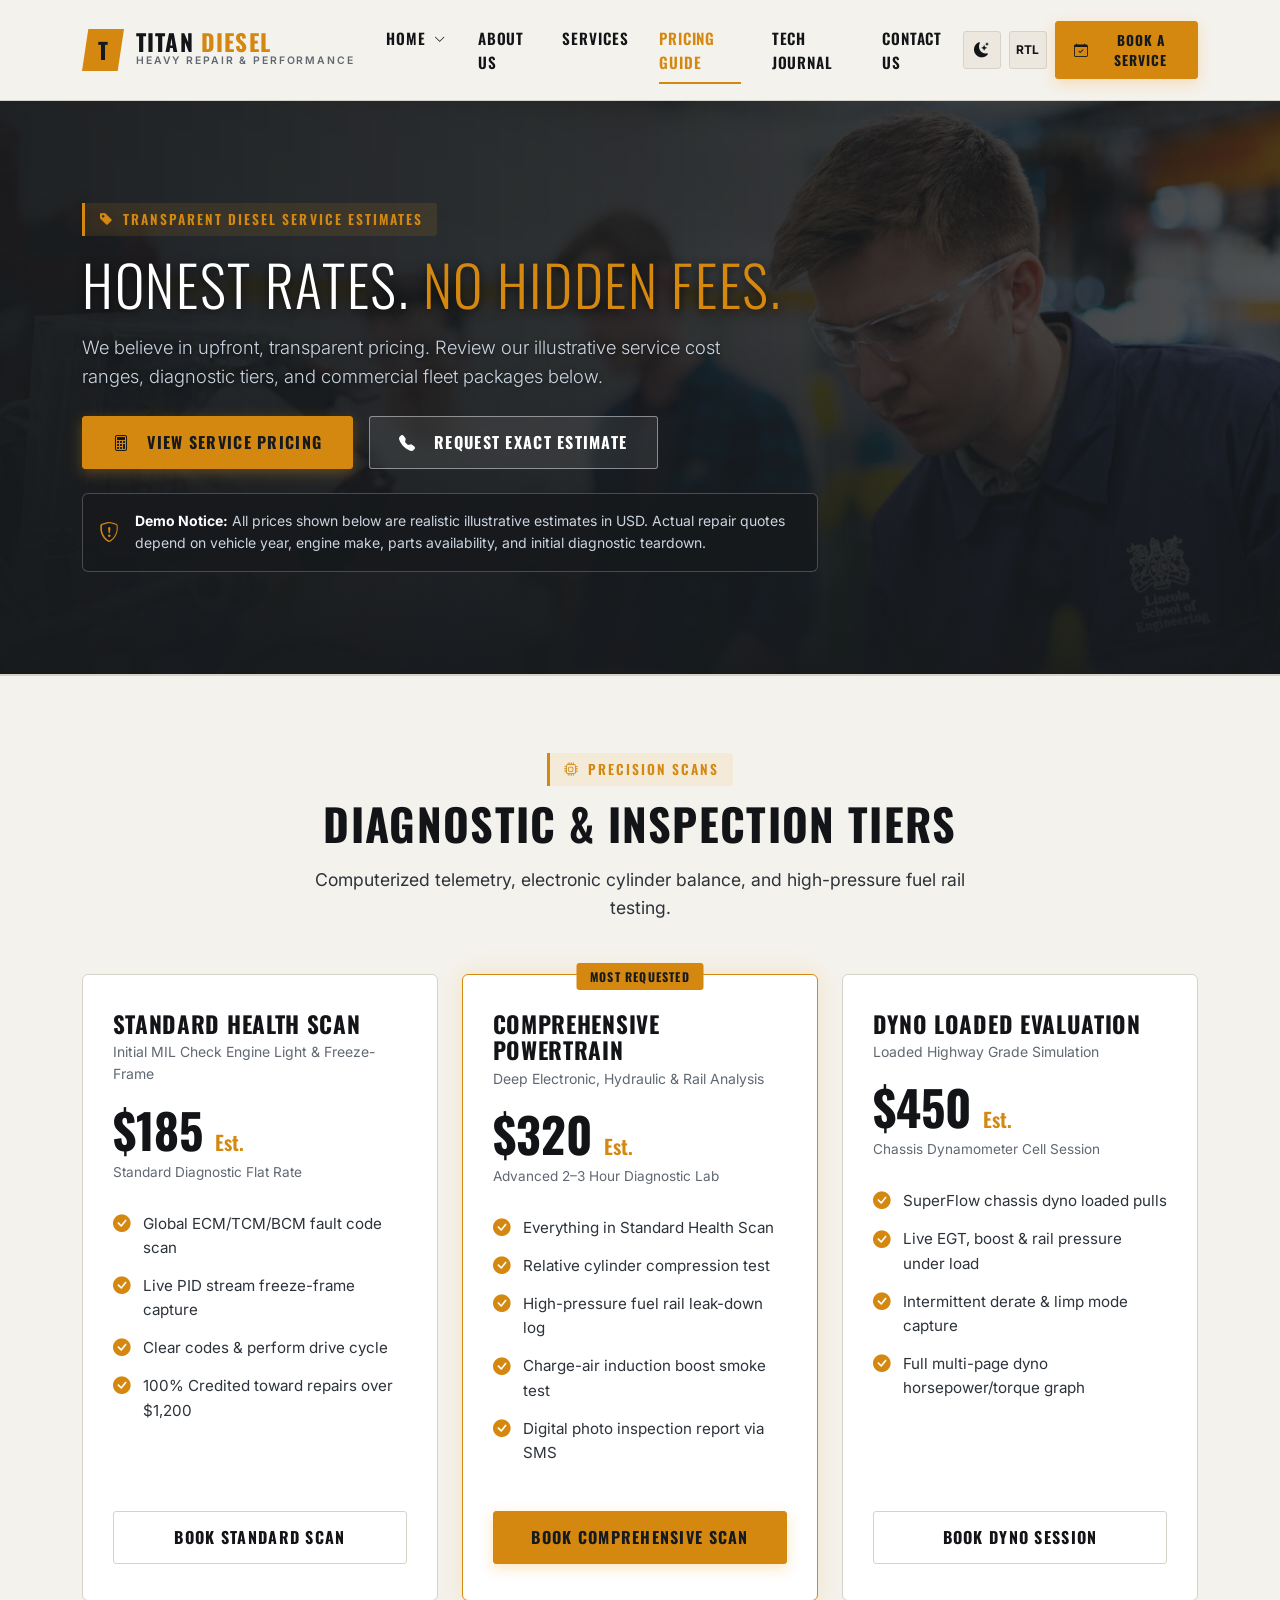
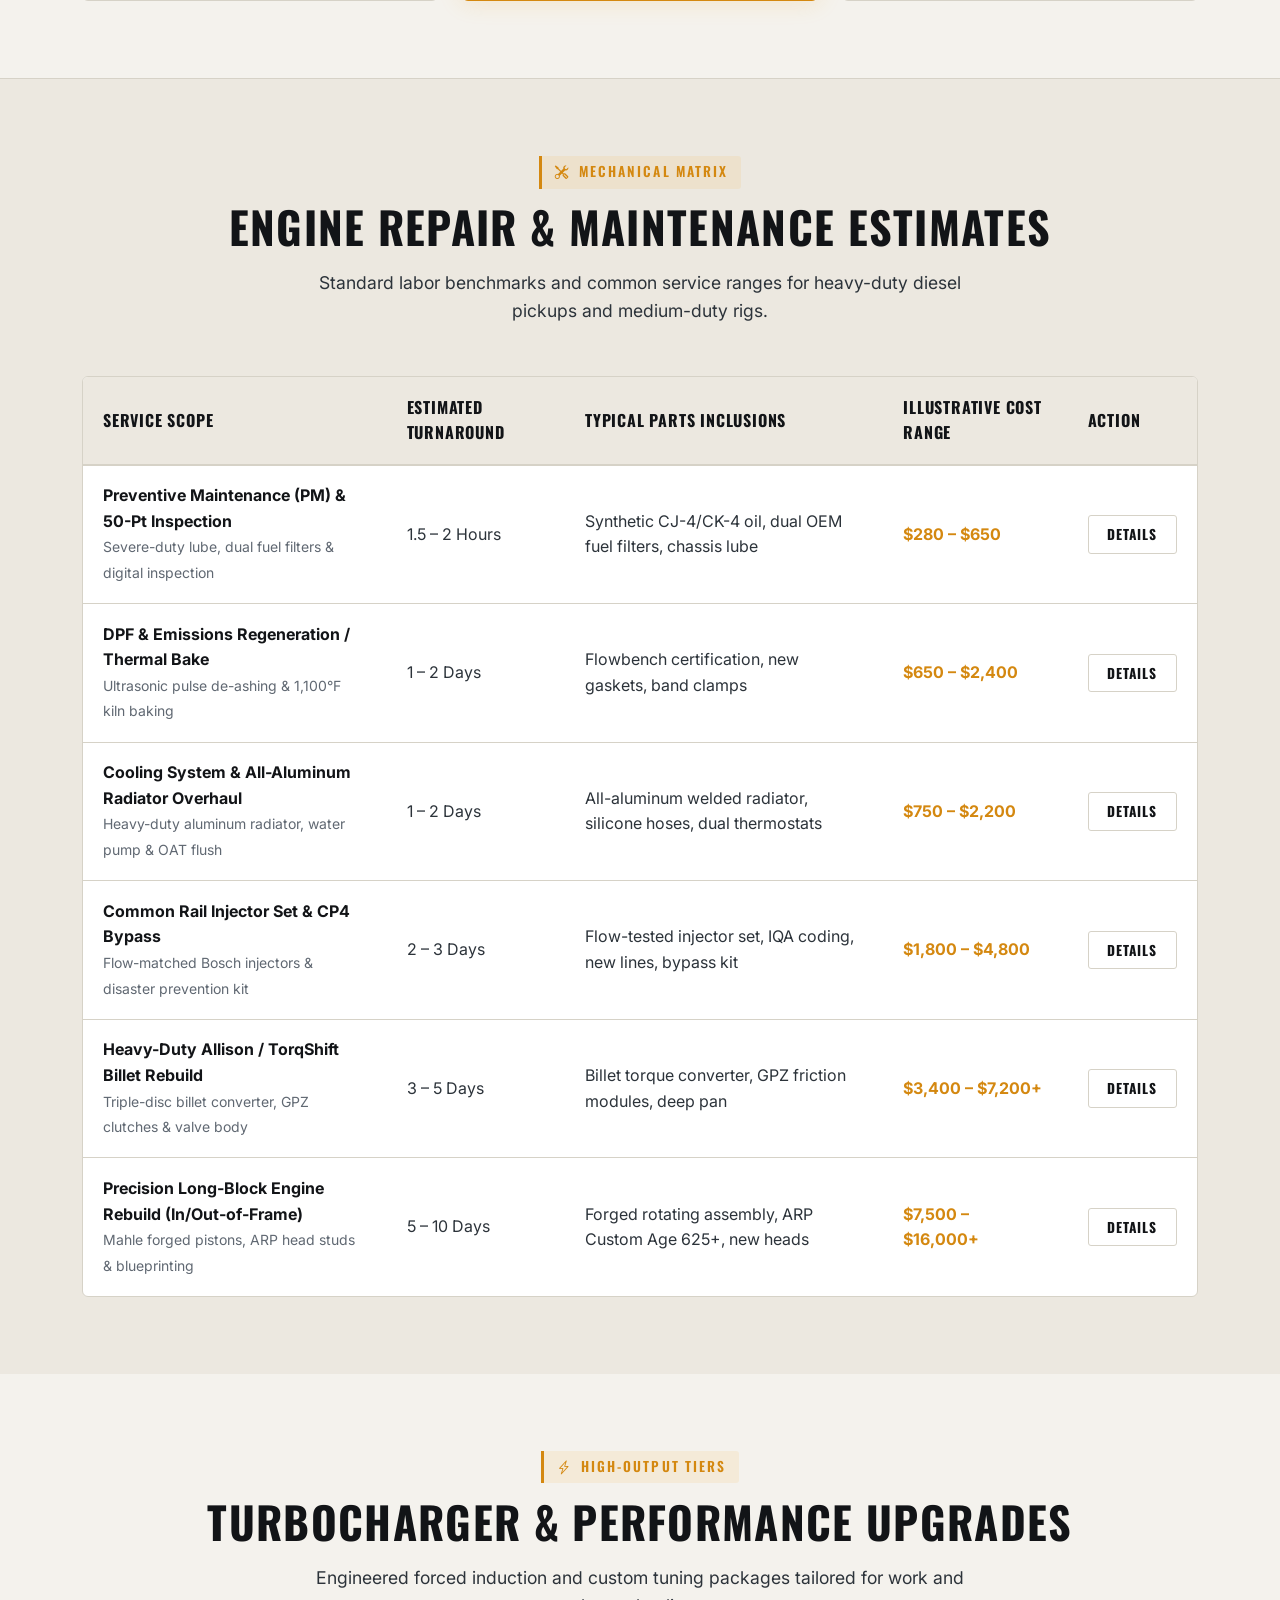
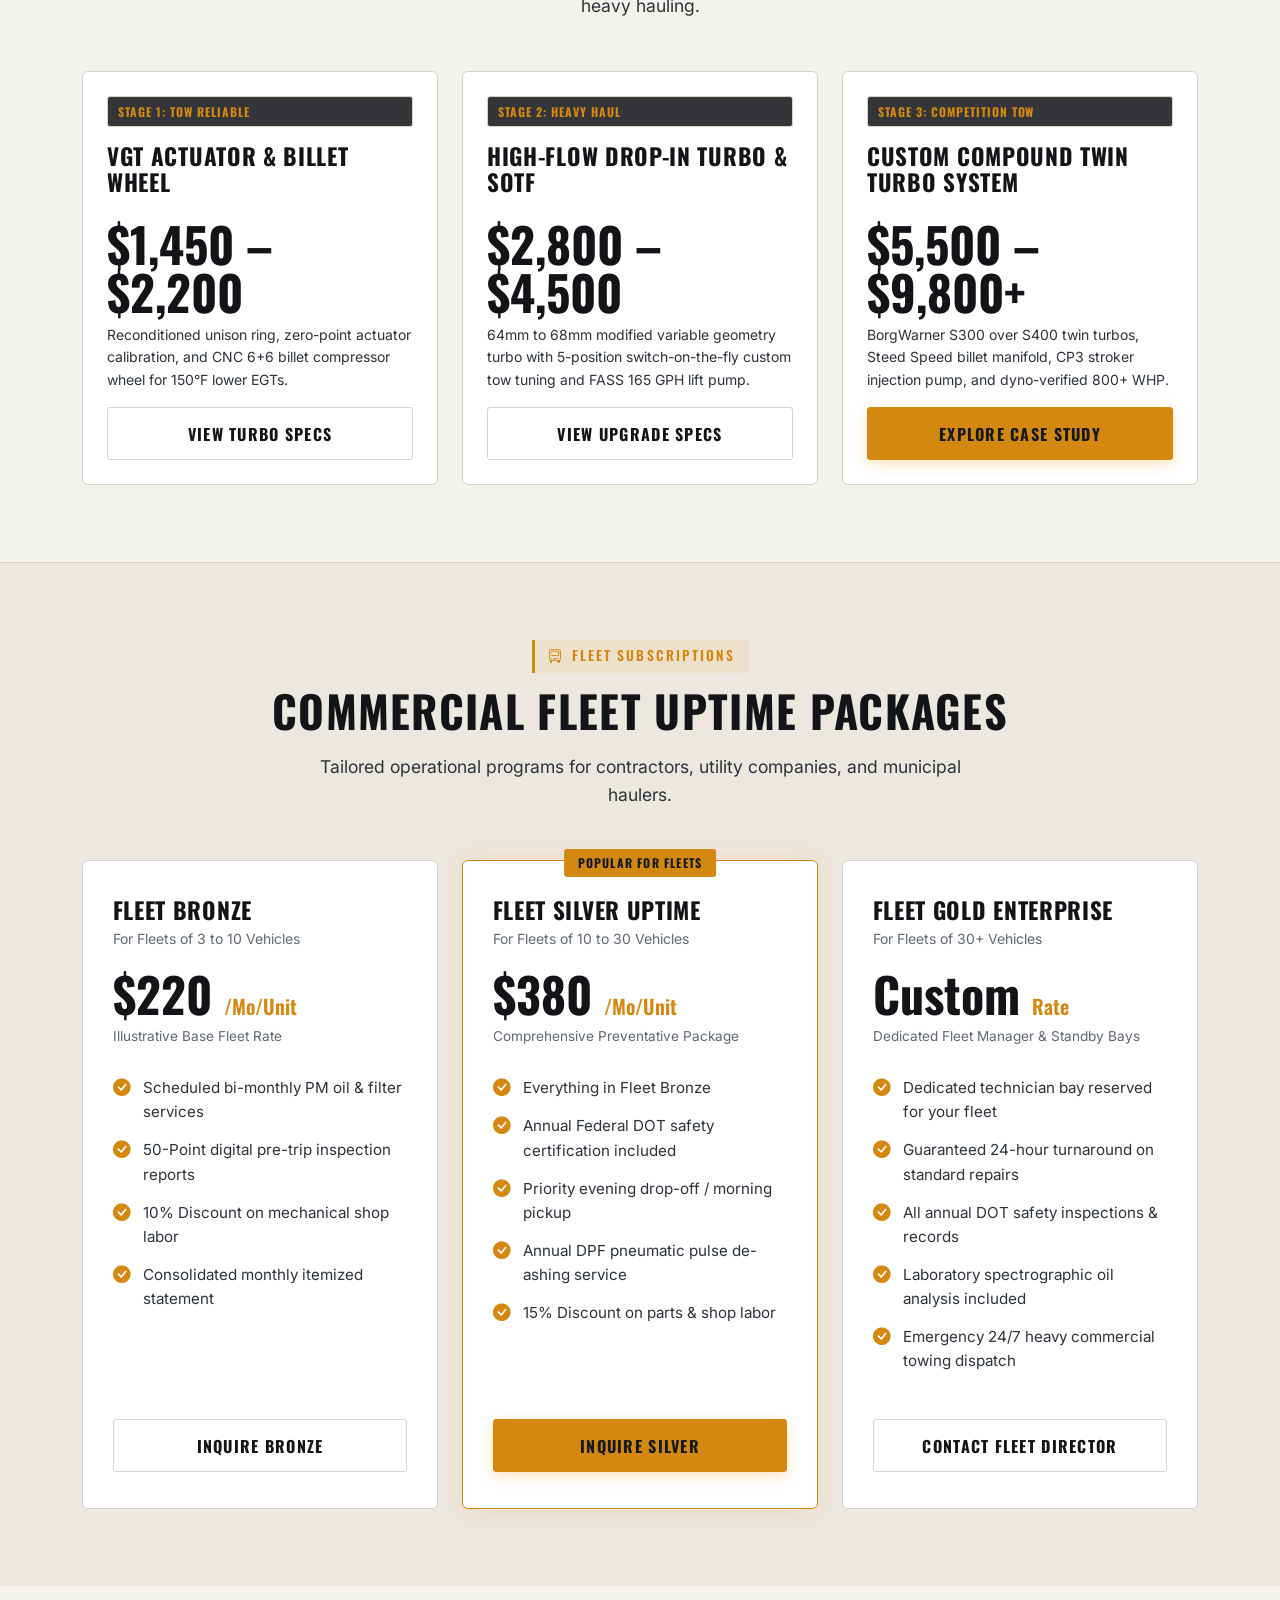
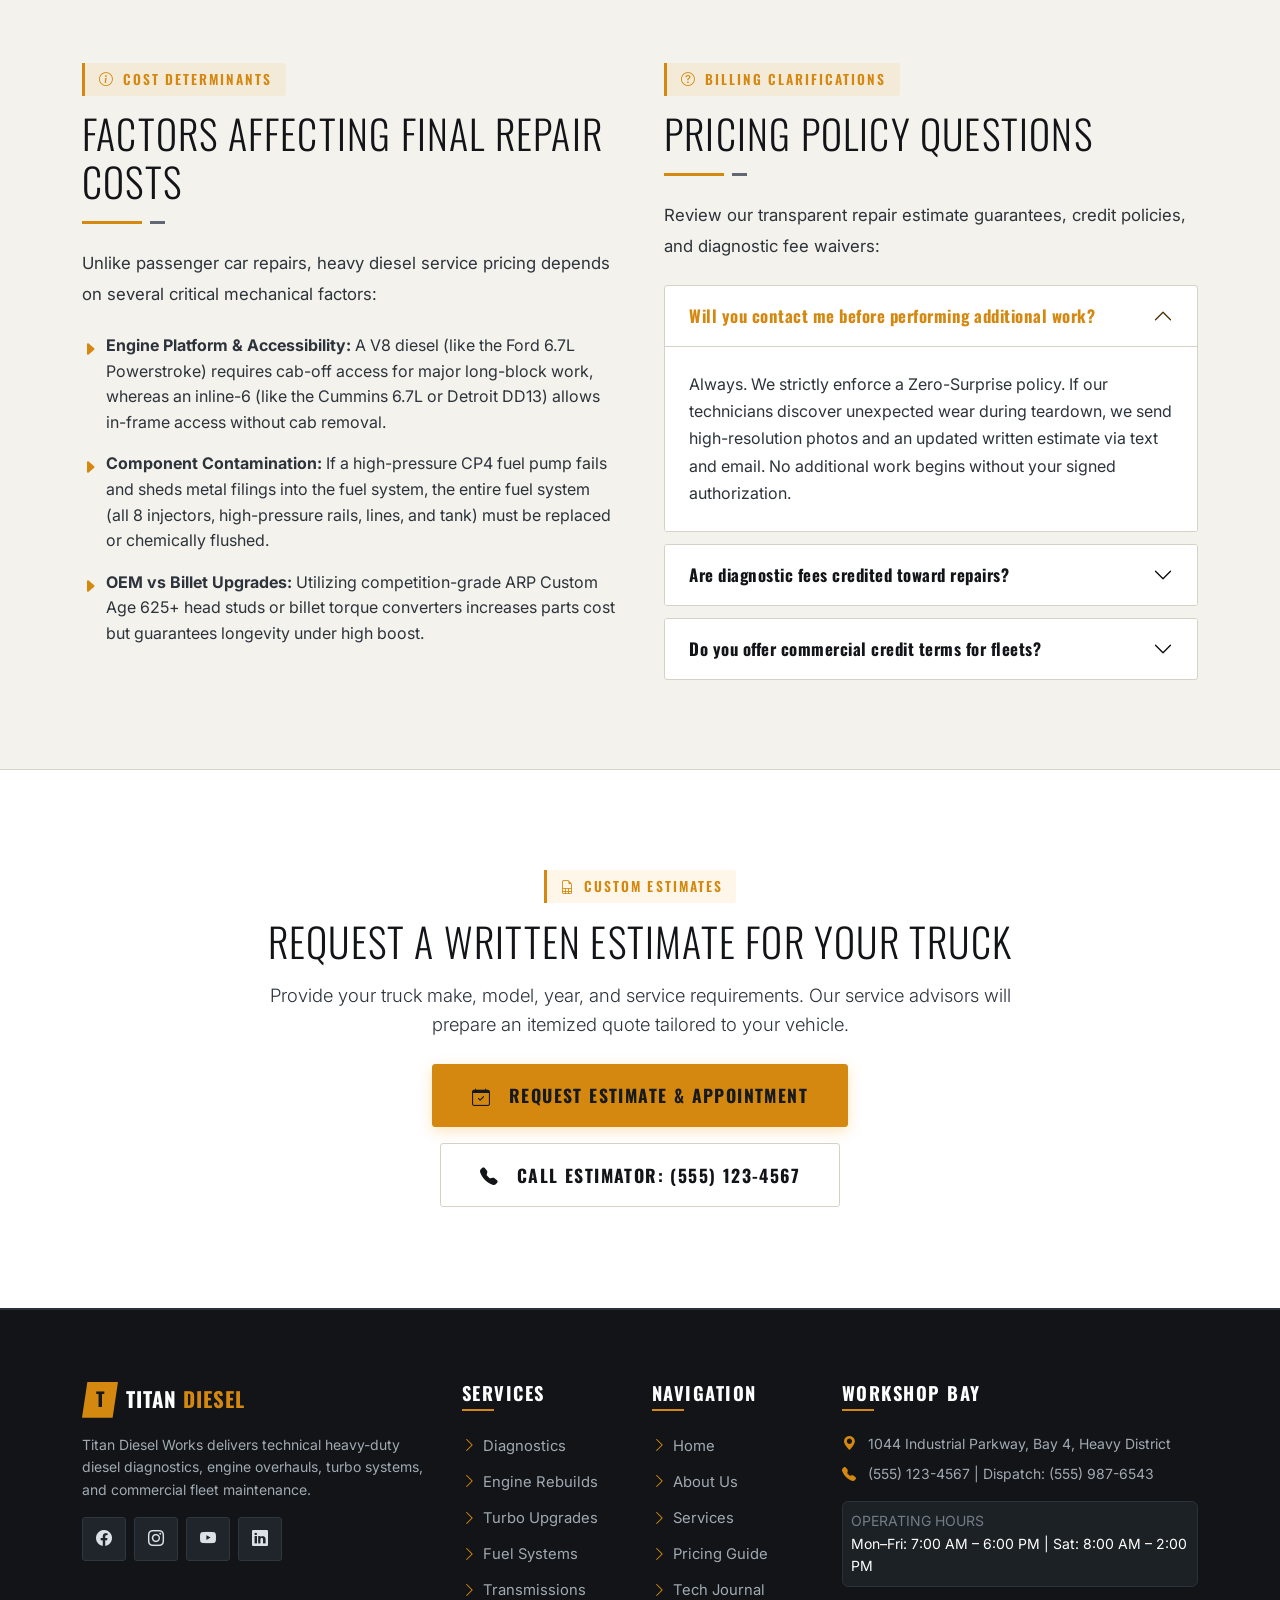
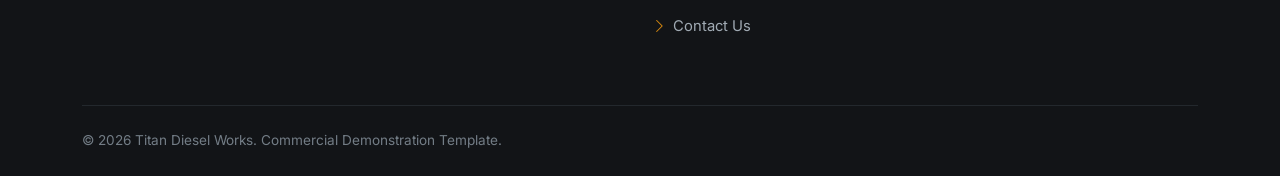
<file: pricing.html>
<!DOCTYPE html>
<html lang="en" dir="ltr" data-theme="dark">
<head>
  <meta charset="UTF-8">
  <meta name="viewport" content="width=device-width, initial-scale=1.0">
  <link rel="icon" type="image/svg+xml" href="assets/images/branding/titan-diesel-favicon.svg">
  <title>Pricing & Estimates Guide | Titan Diesel Works</title>
  <meta name="description" content="Transparent pricing guide and illustrative estimates for diesel computer diagnostics, engine overhauls, turbo upgrades, and commercial fleet packages.">

  <!-- Open Graph -->
  <meta property="og:type" content="website">
  <meta property="og:title" content="Pricing Guide | Titan Diesel Works">
  <meta property="og:description" content="Transparent illustrative pricing for diesel repairs, diagnostics, and commercial fleet maintenance.">
  <meta property="og:image" content="assets/images/hero/hero-pricing.jpg">

  <!-- Fonts & Icons -->
  <link rel="preconnect" href="https://fonts.googleapis.com">
  <link rel="preconnect" href="https://fonts.gstatic.com" crossorigin>
  <link href="https://fonts.googleapis.com/css2?family=Inter:wght@300;400;500;600;700&family=Oswald:wght@500;600;700;800&family=JetBrains+Mono:wght@400;600&display=swap" rel="stylesheet">
  <link href="https://cdn.jsdelivr.net/npm/bootstrap@5.3.3/dist/css/bootstrap.min.css" rel="stylesheet">
  <link href="https://cdn.jsdelivr.net/npm/bootstrap-icons@1.11.3/font/bootstrap-icons.min.css" rel="stylesheet">

  <!-- Stylesheets -->
  <link rel="stylesheet" href="assets/css/style.css">
  <link rel="stylesheet" href="assets/css/responsive.css">
  <link rel="stylesheet" href="assets/css/rtl.css">
</head>
<body>

  <!-- Header -->
  <header class="site-header">
    <nav class="navbar navbar-expand-xl navbar-dark py-3">
      <div class="container">
        <a class="navbar-brand" href="index.html">
          <div class="brand-mark">T</div>
          <div class="brand-text">
            <span class="brand-name">TITAN <span>DIESEL</span></span>
            <span class="brand-sub">HEAVY REPAIR & PERFORMANCE</span>
          </div>
        </a>

        <div class="d-flex align-items-center gap-2 order-lg-3">
          <div class="nav-controls">
            <button type="button" class="control-btn theme-toggle-btn" aria-label="Toggle Theme" title="Switch Theme">
              <i class="bi bi-sun-fill"></i>
            </button>
            <button type="button" class="control-btn rtl-toggle-btn" aria-label="Toggle Layout Direction" title="Toggle RTL">
              <span class="btn-label font-mono fw-bold" style="font-size: 0.75rem;">RTL</span>
            </button>
          </div>
          <button type="button" class="btn btn-industrial-primary btn-industrial-sm d-none d-xl-inline-flex btn-book-service" data-bs-toggle="modal" data-bs-target="#serviceBookingModal">
            <i class="bi bi-calendar-check me-1"></i> Book a Service
          </button>
          <button class="navbar-toggler border-secondary ms-1" type="button" data-bs-toggle="collapse" data-bs-target="#navbarTitanNav" aria-controls="navbarTitanNav" aria-expanded="false" aria-label="Toggle navigation">
            <span class="navbar-toggler-icon"></span>
          </button>
        </div>

        <div class="collapse navbar-collapse order-lg-2" id="navbarTitanNav">
          <ul class="navbar-nav mx-auto mb-2 mb-lg-0">
            <li class="nav-item dropdown">
              <a class="nav-link dropdown-toggle" href="#" role="button" data-bs-toggle="dropdown" aria-expanded="false">Home <i class="bi bi-chevron-down nav-chevron ms-1"></i></a>
              <ul class="dropdown-menu">
                <li><a class="dropdown-item" href="index.html"><i class="bi bi-wrench me-2 text-accent"></i> Home 1: Heavy Diesel Landing</a></li>
                <li><a class="dropdown-item" href="home-2.html"><i class="bi bi-speedometer2 me-2 text-accent"></i> Home 2: Performance & Fleet</a></li>
              </ul>
            </li>
            <li class="nav-item"><a class="nav-link" href="about.html">About Us</a></li>
            <li class="nav-item"><a class="nav-link" href="services.html">Services</a></li>
            <li class="nav-item"><a class="nav-link active" href="pricing.html">Pricing Guide</a></li>
            <li class="nav-item"><a class="nav-link" href="blog.html">Tech Journal</a></li>
            <li class="nav-item"><a class="nav-link" href="contact.html">Contact Us</a></li>
          </ul>
        </div>
      </div>
    </nav>
  </header>

  <main>
    <!-- ========================================================================
         SECTION 1: PRICING HERO WITH CLEAR EXPECTATIONS
         Policy overview and transparent estimate disclaimer
         ======================================================================== -->
    <section class="detail-hero">
      <img src="assets/images/hero/hero-pricing.jpg" alt="Transparent Diesel Service Rates and Estimates" class="hero-bg-img">
      <div class="hero-bg-overlay"></div>
      <div class="container hero-content">
        <div class="row align-items-center">
          <div class="col-lg-9 col-xl-8">
            <span class="section-tagline"><i class="bi bi-tag-fill"></i> Transparent Diesel Service Estimates</span>
            <h1 class="display-4 font-heading text-uppercase mb-3">Honest Rates. <span class="text-accent">No Hidden Fees.</span></h1>
            <p class="lead text-secondary mb-4" style="font-size: 1.15rem; max-width: 680px;">
              We believe in upfront, transparent pricing. Review our illustrative service cost ranges, diagnostic tiers, and commercial fleet packages below.
            </p>
            <div class="d-flex flex-wrap gap-3 mb-4">
              <a href="#pricingTiersSection" class="btn btn-industrial-primary">
                <i class="bi bi-calculator me-2"></i> View Service Pricing
              </a>
              <a href="contact.html" class="btn btn-industrial-secondary">
                <i class="bi bi-telephone-fill me-2"></i> Request Exact Estimate
              </a>
            </div>
            <div class="d-inline-flex align-items-center gap-3 p-3 rounded hero-notice-box text-start" style="max-width: 760px; background-color: rgba(23, 26, 29, 0.92) !important; border: 1px solid rgba(255, 255, 255, 0.22) !important; backdrop-filter: blur(8px); -webkit-backdrop-filter: blur(8px);">
              <i class="bi bi-shield-exclamation text-accent fs-5 flex-shrink-0"></i>
              <span class="small" style="color: #CBD5E1 !important; line-height: 1.6;"><strong style="color: #FFFFFF !important;">Demo Notice:</strong> All prices shown below are realistic illustrative estimates in USD. Actual repair quotes depend on vehicle year, engine make, parts availability, and initial diagnostic teardown.</span>
            </div>
          </div>
        </div>
      </div>
    </section>

    <!-- ========================================================================
         SECTION 2: COMPUTERIZED DIAGNOSTICS & INSPECTION PRICING
         3 Diagnostic tiers with what is included
         ======================================================================== -->
    <section class="section-py bg-primary-theme" id="pricingTiersSection">
      <div class="container">
        <div class="section-header text-center">
          <span class="section-tagline"><i class="bi bi-cpu"></i> Precision Scans</span>
          <h2 class="section-title">Diagnostic & Inspection Tiers</h2>
          <p class="section-description mx-auto">Computerized telemetry, electronic cylinder balance, and high-pressure fuel rail testing.</p>
        </div>

        <div class="row g-4">
          <!-- Tier 1 -->
          <div class="col-lg-4 col-md-6">
            <div class="pricing-card">
              <h4 class="font-heading mb-1">Standard Health Scan</h4>
              <p class="small text-muted mb-0">Initial MIL Check Engine Light & Freeze-Frame</p>
              <div class="pricing-rate">$185 <span>Est.</span></div>
              <span class="pricing-frequency">Standard Diagnostic Flat Rate</span>
              <ul class="pricing-features-list">
                <li><i class="bi bi-check-circle-fill"></i> Global ECM/TCM/BCM fault code scan</li>
                <li><i class="bi bi-check-circle-fill"></i> Live PID stream freeze-frame capture</li>
                <li><i class="bi bi-check-circle-fill"></i> Clear codes & perform drive cycle</li>
                <li><i class="bi bi-check-circle-fill"></i> 100% Credited toward repairs over $1,200</li>
              </ul>
              <button type="button" class="btn btn-industrial-secondary w-100 btn-book-service" data-bs-toggle="modal" data-bs-target="#serviceBookingModal">
                Book Standard Scan
              </button>
            </div>
          </div>

          <!-- Tier 2 (Featured) -->
          <div class="col-lg-4 col-md-6">
            <div class="pricing-card featured">
              <span class="pricing-popular-badge">MOST REQUESTED</span>
              <h4 class="font-heading mb-1">Comprehensive Powertrain</h4>
              <p class="small text-muted mb-0">Deep Electronic, Hydraulic & Rail Analysis</p>
              <div class="pricing-rate">$320 <span>Est.</span></div>
              <span class="pricing-frequency">Advanced 2–3 Hour Diagnostic Lab</span>
              <ul class="pricing-features-list">
                <li><i class="bi bi-check-circle-fill"></i> Everything in Standard Health Scan</li>
                <li><i class="bi bi-check-circle-fill"></i> Relative cylinder compression test</li>
                <li><i class="bi bi-check-circle-fill"></i> High-pressure fuel rail leak-down log</li>
                <li><i class="bi bi-check-circle-fill"></i> Charge-air induction boost smoke test</li>
                <li><i class="bi bi-check-circle-fill"></i> Digital photo inspection report via SMS</li>
              </ul>
              <button type="button" class="btn btn-industrial-primary w-100 btn-book-service" data-bs-toggle="modal" data-bs-target="#serviceBookingModal">
                Book Comprehensive Scan
              </button>
            </div>
          </div>

          <!-- Tier 3 -->
          <div class="col-lg-4 col-md-6">
            <div class="pricing-card">
              <h4 class="font-heading mb-1">Dyno Loaded Evaluation</h4>
              <p class="small text-muted mb-0">Loaded Highway Grade Simulation</p>
              <div class="pricing-rate">$450 <span>Est.</span></div>
              <span class="pricing-frequency">Chassis Dynamometer Cell Session</span>
              <ul class="pricing-features-list">
                <li><i class="bi bi-check-circle-fill"></i> SuperFlow chassis dyno loaded pulls</li>
                <li><i class="bi bi-check-circle-fill"></i> Live EGT, boost & rail pressure under load</li>
                <li><i class="bi bi-check-circle-fill"></i> Intermittent derate & limp mode capture</li>
                <li><i class="bi bi-check-circle-fill"></i> Full multi-page dyno horsepower/torque graph</li>
              </ul>
              <button type="button" class="btn btn-industrial-secondary w-100" data-bs-toggle="modal" data-bs-target="#dynoBookingModal">
                Book Dyno Session
              </button>
            </div>
          </div>
        </div>
      </div>
    </section>

    <!-- ========================================================================
         SECTION 3: ENGINE REPAIR & MAINTENANCE ESTIMATE MATRIX
         Clean comparison table for major mechanical services
         ======================================================================== -->
    <section class="section-py bg-subtle-theme border-top border-secondary">
      <div class="container">
        <div class="section-header text-center">
          <span class="section-tagline"><i class="bi bi-tools"></i> Mechanical Matrix</span>
          <h2 class="section-title">Engine Repair & Maintenance Estimates</h2>
          <p class="section-description mx-auto">Standard labor benchmarks and common service ranges for heavy-duty diesel pickups and medium-duty rigs.</p>
        </div>

        <div class="table-responsive-industrial">
          <table class="table-industrial">
            <thead>
              <tr>
                <th>Service Scope</th>
                <th>Estimated Turnaround</th>
                <th>Typical Parts Inclusions</th>
                <th>Illustrative Cost Range</th>
                <th>Action</th>
              </tr>
            </thead>
            <tbody>
              <tr>
                <td>
                  <strong class="d-block text-primary-theme">Preventive Maintenance (PM) & 50-Pt Inspection</strong>
                  <span class="small text-muted">Severe-duty lube, dual fuel filters & digital inspection</span>
                </td>
                <td>1.5 – 2 Hours</td>
                <td>Synthetic CJ-4/CK-4 oil, dual OEM fuel filters, chassis lube</td>
                <td class="text-accent fw-bold font-mono">$280 – $650</td>
                <td><a href="service-details.html?id=preventive-maintenance" class="btn btn-industrial-secondary btn-industrial-sm">Details</a></td>
              </tr>
              <tr>
                <td>
                  <strong class="d-block text-primary-theme">DPF & Emissions Regeneration / Thermal Bake</strong>
                  <span class="small text-muted">Ultrasonic pulse de-ashing & 1,100°F kiln baking</span>
                </td>
                <td>1 – 2 Days</td>
                <td>Flowbench certification, new gaskets, band clamps</td>
                <td class="text-accent fw-bold font-mono">$650 – $2,400</td>
                <td><a href="service-details.html?id=emissions-dpf" class="btn btn-industrial-secondary btn-industrial-sm">Details</a></td>
              </tr>
              <tr>
                <td>
                  <strong class="d-block text-primary-theme">Cooling System & All-Aluminum Radiator Overhaul</strong>
                  <span class="small text-muted">Heavy-duty aluminum radiator, water pump & OAT flush</span>
                </td>
                <td>1 – 2 Days</td>
                <td>All-aluminum welded radiator, silicone hoses, dual thermostats</td>
                <td class="text-accent fw-bold font-mono">$750 – $2,200</td>
                <td><a href="service-details.html?id=cooling-system" class="btn btn-industrial-secondary btn-industrial-sm">Details</a></td>
              </tr>
              <tr>
                <td>
                  <strong class="d-block text-primary-theme">Common Rail Injector Set & CP4 Bypass</strong>
                  <span class="small text-muted">Flow-matched Bosch injectors & disaster prevention kit</span>
                </td>
                <td>2 – 3 Days</td>
                <td>Flow-tested injector set, IQA coding, new lines, bypass kit</td>
                <td class="text-accent fw-bold font-mono">$1,800 – $4,800</td>
                <td><a href="service-details.html?id=fuel-injection" class="btn btn-industrial-secondary btn-industrial-sm">Details</a></td>
              </tr>
              <tr>
                <td>
                  <strong class="d-block text-primary-theme">Heavy-Duty Allison / TorqShift Billet Rebuild</strong>
                  <span class="small text-muted">Triple-disc billet converter, GPZ clutches & valve body</span>
                </td>
                <td>3 – 5 Days</td>
                <td>Billet torque converter, GPZ friction modules, deep pan</td>
                <td class="text-accent fw-bold font-mono">$3,400 – $7,200+</td>
                <td><a href="service-details.html?id=transmission-drivetrain" class="btn btn-industrial-secondary btn-industrial-sm">Details</a></td>
              </tr>
              <tr>
                <td>
                  <strong class="d-block text-primary-theme">Precision Long-Block Engine Rebuild (In/Out-of-Frame)</strong>
                  <span class="small text-muted">Mahle forged pistons, ARP head studs & blueprinting</span>
                </td>
                <td>5 – 10 Days</td>
                <td>Forged rotating assembly, ARP Custom Age 625+, new heads</td>
                <td class="text-accent fw-bold font-mono">$7,500 – $16,000+</td>
                <td><a href="service-details.html?id=engine-rebuild" class="btn btn-industrial-secondary btn-industrial-sm">Details</a></td>
              </tr>
            </tbody>
          </table>
        </div>
      </div>
    </section>

    <!-- ========================================================================
         SECTION 4: TURBOCHARGER & PERFORMANCE UPGRADE ESTIMATES
         Drop-in billet turbos, compound setups, and custom dyno tuning
         ======================================================================== -->
    <section class="section-py bg-primary-theme">
      <div class="container">
        <div class="section-header text-center">
          <span class="section-tagline"><i class="bi bi-lightning-charge"></i> High-Output Tiers</span>
          <h2 class="section-title">Turbocharger & Performance Upgrades</h2>
          <p class="section-description mx-auto">Engineered forced induction and custom tuning packages tailored for work and heavy hauling.</p>
        </div>

        <div class="row g-4">
          <div class="col-lg-4 col-md-6">
            <div class="p-4 rounded border border-secondary bg-surface h-100 d-flex flex-column">
              <span class="card-badge mb-3 d-inline-block position-static">Stage 1: Tow Reliable</span>
              <h4 class="font-heading mb-1">VGT Actuator & Billet Wheel</h4>
              <div class="pricing-rate">$1,450 – $2,200</div>
              <p class="small text-secondary mb-3">Reconditioned unison ring, zero-point actuator calibration, and CNC 6+6 billet compressor wheel for 150°F lower EGTs.</p>
              <div class="mt-auto">
                <a href="service-details.html?id=turbocharger-upgrades" class="btn btn-industrial-secondary w-100">View Turbo Specs</a>
              </div>
            </div>
          </div>

          <div class="col-lg-4 col-md-6">
            <div class="p-4 rounded border border-secondary bg-surface h-100 d-flex flex-column">
              <span class="card-badge mb-3 d-inline-block position-static">Stage 2: Heavy Haul</span>
              <h4 class="font-heading mb-1">High-Flow Drop-In Turbo & SOTF</h4>
              <div class="pricing-rate">$2,800 – $4,500</div>
              <p class="small text-secondary mb-3">64mm to 68mm modified variable geometry turbo with 5-position switch-on-the-fly custom tow tuning and FASS 165 GPH lift pump.</p>
              <div class="mt-auto">
                <a href="service-details.html?id=performance-upgrades" class="btn btn-industrial-secondary w-100">View Upgrade Specs</a>
              </div>
            </div>
          </div>

          <div class="col-lg-4 col-md-6">
            <div class="p-4 rounded border border-secondary bg-surface h-100 d-flex flex-column">
              <span class="card-badge mb-3 d-inline-block position-static">Stage 3: Competition Tow</span>
              <h4 class="font-heading mb-1">Custom Compound Twin Turbo System</h4>
              <div class="pricing-rate">$5,500 – $9,800+</div>
              <p class="small text-secondary mb-3">BorgWarner S300 over S400 twin turbos, Steed Speed billet manifold, CP3 stroker injection pump, and dyno-verified 800+ WHP.</p>
              <div class="mt-auto">
                <a href="project-details.html?id=cummins-compound-turbo-build" class="btn btn-industrial-primary w-100">Explore Case Study</a>
              </div>
            </div>
          </div>
        </div>
      </div>
    </section>

    <!-- ========================================================================
         SECTION 5: COMMERCIAL FLEET PACKAGES
         Tiered maintenance subscriptions for business fleets
         ======================================================================== -->
    <section class="section-py bg-subtle-theme border-top border-secondary">
      <div class="container">
        <div class="section-header text-center">
          <span class="section-tagline"><i class="bi bi-truck-front"></i> Fleet Subscriptions</span>
          <h2 class="section-title">Commercial Fleet Uptime Packages</h2>
          <p class="section-description mx-auto">Tailored operational programs for contractors, utility companies, and municipal haulers.</p>
        </div>

        <div class="row g-4">
          <div class="col-lg-4">
            <div class="pricing-card">
              <h4 class="font-heading mb-1">Fleet Bronze</h4>
              <p class="small text-muted mb-0">For Fleets of 3 to 10 Vehicles</p>
              <div class="pricing-rate">$220 <span>/Mo/Unit</span></div>
              <span class="pricing-frequency">Illustrative Base Fleet Rate</span>
              <ul class="pricing-features-list">
                <li><i class="bi bi-check-circle-fill"></i> Scheduled bi-monthly PM oil & filter services</li>
                <li><i class="bi bi-check-circle-fill"></i> 50-Point digital pre-trip inspection reports</li>
                <li><i class="bi bi-check-circle-fill"></i> 10% Discount on mechanical shop labor</li>
                <li><i class="bi bi-check-circle-fill"></i> Consolidated monthly itemized statement</li>
              </ul>
              <a href="contact.html?service=fleet-maintenance" class="btn btn-industrial-secondary w-100">Inquire Bronze</a>
            </div>
          </div>

          <div class="col-lg-4">
            <div class="pricing-card featured">
              <span class="pricing-popular-badge">POPULAR FOR FLEETS</span>
              <h4 class="font-heading mb-1">Fleet Silver Uptime</h4>
              <p class="small text-muted mb-0">For Fleets of 10 to 30 Vehicles</p>
              <div class="pricing-rate">$380 <span>/Mo/Unit</span></div>
              <span class="pricing-frequency">Comprehensive Preventative Package</span>
              <ul class="pricing-features-list">
                <li><i class="bi bi-check-circle-fill"></i> Everything in Fleet Bronze</li>
                <li><i class="bi bi-check-circle-fill"></i> Annual Federal DOT safety certification included</li>
                <li><i class="bi bi-check-circle-fill"></i> Priority evening drop-off / morning pickup</li>
                <li><i class="bi bi-check-circle-fill"></i> Annual DPF pneumatic pulse de-ashing service</li>
                <li><i class="bi bi-check-circle-fill"></i> 15% Discount on parts & shop labor</li>
              </ul>
              <a href="contact.html?service=fleet-maintenance" class="btn btn-industrial-primary w-100">Inquire Silver</a>
            </div>
          </div>

          <div class="col-lg-4">
            <div class="pricing-card">
              <h4 class="font-heading mb-1">Fleet Gold Enterprise</h4>
              <p class="small text-muted mb-0">For Fleets of 30+ Vehicles</p>
              <div class="pricing-rate">Custom <span>Rate</span></div>
              <span class="pricing-frequency">Dedicated Fleet Manager & Standby Bays</span>
              <ul class="pricing-features-list">
                <li><i class="bi bi-check-circle-fill"></i> Dedicated technician bay reserved for your fleet</li>
                <li><i class="bi bi-check-circle-fill"></i> Guaranteed 24-hour turnaround on standard repairs</li>
                <li><i class="bi bi-check-circle-fill"></i> All annual DOT safety inspections & records</li>
                <li><i class="bi bi-check-circle-fill"></i> Laboratory spectrographic oil analysis included</li>
                <li><i class="bi bi-check-circle-fill"></i> Emergency 24/7 heavy commercial towing dispatch</li>
              </ul>
              <a href="contact.html?service=fleet-maintenance" class="btn btn-industrial-secondary w-100">Contact Fleet Director</a>
            </div>
          </div>
        </div>
      </div>
    </section>

    <!-- ========================================================================
         SECTION 6: PRICING FACTORS, INCLUSIONS & FAQ
         Factors affecting final costs and billing policies
         ======================================================================== -->
    <section class="section-py bg-primary-theme">
      <div class="container">
        <div class="row g-4 g-lg-5 align-items-start">
          <div class="col-lg-6">
            <span class="section-tagline"><i class="bi bi-info-circle"></i> Cost Determinants</span>
            <h2 class="display-6 font-heading mb-3">Factors Affecting Final Repair Costs</h2>
            <div class="industrial-divider"></div>
            <p class="text-secondary mb-4" style="font-size: 1.05rem; line-height: 1.8;">
              Unlike passenger car repairs, heavy diesel service pricing depends on several critical mechanical factors:
            </p>
            <ul class="list-unstyled text-secondary mb-0">
              <li class="mb-3 d-flex align-items-start gap-2">
                <i class="bi bi-caret-right-fill text-accent mt-1"></i>
                <span><strong>Engine Platform &amp; Accessibility:</strong> A V8 diesel (like the Ford 6.7L Powerstroke) requires cab-off access for major long-block work, whereas an inline-6 (like the Cummins 6.7L or Detroit DD13) allows in-frame access without cab removal.</span>
              </li>
              <li class="mb-3 d-flex align-items-start gap-2">
                <i class="bi bi-caret-right-fill text-accent mt-1"></i>
                <span><strong>Component Contamination:</strong> If a high-pressure CP4 fuel pump fails and sheds metal filings into the fuel system, the entire fuel system (all 8 injectors, high-pressure rails, lines, and tank) must be replaced or chemically flushed.</span>
              </li>
              <li class="mb-3 d-flex align-items-start gap-2">
                <i class="bi bi-caret-right-fill text-accent mt-1"></i>
                <span><strong>OEM vs Billet Upgrades:</strong> Utilizing competition-grade ARP Custom Age 625+ head studs or billet torque converters increases parts cost but guarantees longevity under high boost.</span>
              </li>
            </ul>
          </div>

          <div class="col-lg-6">
            <span class="section-tagline"><i class="bi bi-question-circle"></i> Billing Clarifications</span>
            <h2 class="display-6 font-heading mb-3">Pricing Policy Questions</h2>
            <div class="industrial-divider"></div>
            <p class="text-secondary mb-4" style="font-size: 1.05rem; line-height: 1.8;">
              Review our transparent repair estimate guarantees, credit policies, and diagnostic fee waivers:
            </p>
            <div class="accordion accordion-industrial" id="pricingPolicyAccordion">
              <div class="accordion-item">
                <h4 class="accordion-header" id="priceFaqHead1">
                  <button class="accordion-button" type="button" data-bs-toggle="collapse" data-bs-target="#priceFaqCol1" aria-expanded="true" aria-controls="priceFaqCol1">
                    Will you contact me before performing additional work?
                  </button>
                </h4>
                <div id="priceFaqCol1" class="accordion-collapse collapse show" aria-labelledby="priceFaqHead1" data-bs-parent="#pricingPolicyAccordion">
                  <div class="accordion-body">
                    Always. We strictly enforce a Zero-Surprise policy. If our technicians discover unexpected wear during teardown, we send high-resolution photos and an updated written estimate via text and email. No additional work begins without your signed authorization.
                  </div>
                </div>
              </div>

              <div class="accordion-item">
                <h4 class="accordion-header" id="priceFaqHead2">
                  <button class="accordion-button collapsed" type="button" data-bs-toggle="collapse" data-bs-target="#priceFaqCol2" aria-expanded="false" aria-controls="priceFaqCol2">
                    Are diagnostic fees credited toward repairs?
                  </button>
                </h4>
                <div id="priceFaqCol2" class="accordion-collapse collapse" aria-labelledby="priceFaqHead2" data-bs-parent="#pricingPolicyAccordion">
                  <div class="accordion-body">
                    Yes. When you authorize mechanical repairs totaling over $1,200 following a diagnostic scan, your standard diagnostic fee ($185) is fully credited toward your authorized repair invoice.
                  </div>
                </div>
              </div>

              <div class="accordion-item">
                <h4 class="accordion-header" id="priceFaqHead3">
                  <button class="accordion-button collapsed" type="button" data-bs-toggle="collapse" data-bs-target="#priceFaqCol3" aria-expanded="false" aria-controls="priceFaqCol3">
                    Do you offer commercial credit terms for fleets?
                  </button>
                </h4>
                <div id="priceFaqCol3" class="accordion-collapse collapse" aria-labelledby="priceFaqHead3" data-bs-parent="#pricingPolicyAccordion">
                  <div class="accordion-body">
                    Yes. Commercial fleet accounts operating 5 or more registered commercial vehicles can apply for Net-30 invoicing following credit approval.
                  </div>
                </div>
              </div>
            </div>
          </div>
        </div>
      </div>
    </section>

    <!-- ========================================================================
         SECTION 7: CUSTOM QUOTE & BOOKING CTA
         Direct action prompt
         ======================================================================== -->
    <section class="section-py bg-secondary-theme border-top border-secondary text-center">
      <div class="container">
        <div class="py-4" style="max-width: 800px; margin: 0 auto;">
          <span class="section-tagline"><i class="bi bi-file-earmark-spreadsheet"></i> Custom Estimates</span>
          <h2 class="display-6 font-heading mb-3">Request a Written Estimate For Your Truck</h2>
          <p class="lead text-secondary mb-4" style="font-size: 1.15rem;">
            Provide your truck make, model, year, and service requirements. Our service advisors will prepare an itemized quote tailored to your vehicle.
          </p>
          <div class="d-flex flex-wrap justify-content-center gap-3">
            <button type="button" class="btn btn-industrial-primary btn-industrial-lg btn-book-service" data-bs-toggle="modal" data-bs-target="#serviceBookingModal">
              <i class="bi bi-calendar-check me-2"></i> Request Estimate & Appointment
            </button>
            <a href="tel:5551234567" class="btn btn-industrial-secondary btn-industrial-lg">
              <i class="bi bi-telephone-fill me-2"></i> Call Estimator: (555) 123-4567
            </a>
          </div>
        </div>
      </div>
    </section>
  </main>

  <!-- Footer -->
  <footer class="site-footer">
    <div class="container">
      <div class="row g-4">
        <div class="col-lg-4 col-md-6 footer-col">
          <div class="d-flex align-items-center gap-2 mb-3">
            <div class="brand-mark" style="width: 36px; height: 36px; font-size: 1.2rem;">T</div>
            <span class="brand-name" style="font-size: 1.3rem;">TITAN <span>DIESEL</span></span>
          </div>
          <p class="small text-secondary mb-3">
            Titan Diesel Works delivers technical heavy-duty diesel diagnostics, engine overhauls, turbo systems, and commercial fleet maintenance.
          </p>
          <div class="d-flex align-items-center gap-2">
            <a href="https://www.facebook.com" target="_blank" rel="noopener noreferrer" class="btn-icon-square" aria-label="Facebook"><i class="bi bi-facebook"></i></a>
            <a href="https://www.instagram.com" target="_blank" rel="noopener noreferrer" class="btn-icon-square" aria-label="Instagram"><i class="bi bi-instagram"></i></a>
            <a href="https://www.youtube.com" target="_blank" rel="noopener noreferrer" class="btn-icon-square" aria-label="YouTube"><i class="bi bi-youtube"></i></a>
            <a href="https://www.linkedin.com" target="_blank" rel="noopener noreferrer" class="btn-icon-square" aria-label="LinkedIn"><i class="bi bi-linkedin"></i></a>
          </div>
        </div>

        <div class="col-lg-2 col-md-6 footer-col">
          <h5 class="footer-title">Services</h5>
          <ul class="footer-links">
            <li><a href="service-details.html?id=engine-diagnostics"><i class="bi bi-chevron-right text-accent"></i> Diagnostics</a></li>
            <li><a href="service-details.html?id=engine-rebuild"><i class="bi bi-chevron-right text-accent"></i> Engine Rebuilds</a></li>
            <li><a href="service-details.html?id=turbocharger-upgrades"><i class="bi bi-chevron-right text-accent"></i> Turbo Upgrades</a></li>
            <li><a href="service-details.html?id=fuel-injection"><i class="bi bi-chevron-right text-accent"></i> Fuel Systems</a></li>
            <li><a href="service-details.html?id=transmission-drivetrain"><i class="bi bi-chevron-right text-accent"></i> Transmissions</a></li>
          </ul>
        </div>

        <div class="col-lg-2 col-md-6 footer-col">
          <h5 class="footer-title">Navigation</h5>
          <ul class="footer-links">
            <li><a href="index.html"><i class="bi bi-chevron-right text-accent"></i> Home</a></li>
            <li><a href="about.html"><i class="bi bi-chevron-right text-accent"></i> About Us</a></li>
            <li><a href="services.html"><i class="bi bi-chevron-right text-accent"></i> Services</a></li>
            <li><a href="pricing.html"><i class="bi bi-chevron-right text-accent"></i> Pricing Guide</a></li>
            <li><a href="blog.html"><i class="bi bi-chevron-right text-accent"></i> Tech Journal</a></li>
            <li><a href="contact.html"><i class="bi bi-chevron-right text-accent"></i> Contact Us</a></li>
          </ul>
        </div>

        <div class="col-lg-4 col-md-6 footer-col">
          <h5 class="footer-title">Workshop Bay</h5>
          <p class="small text-secondary mb-2">
            <i class="bi bi-geo-alt-fill text-accent me-2"></i> 1044 Industrial Parkway, Bay 4, Heavy District
          </p>
          <p class="small text-secondary mb-2">
            <i class="bi bi-telephone-fill text-accent me-2"></i> (555) 123-4567 | Dispatch: (555) 987-6543
          </p>
          <div class="p-2 rounded bg-subtle border border-secondary mt-3">
            <span class="d-block small text-muted font-heading text-uppercase">Operating Hours</span>
            <span class="small text-primary-theme d-block">Mon–Fri: 7:00 AM – 6:00 PM | Sat: 8:00 AM – 2:00 PM</span>
          </div>
        </div>
      </div>

      <div class="footer-bottom d-flex flex-wrap justify-content-between align-items-center gap-2">
        <div>
          &copy; <span class="current-year">2026</span> Titan Diesel Works. Commercial Demonstration Template.
        </div>
      </div>
    </div>
  </footer>

  <!-- Scripts -->
  <script src="https://cdn.jsdelivr.net/npm/bootstrap@5.3.3/dist/js/bootstrap.bundle.min.js"></script>
  <script src="assets/js/theme.js"></script>
  <script src="assets/js/rtl.js"></script>
  <script src="assets/js/navigation.js"></script>
  <script src="assets/js/forms.js"></script>
  <script src="assets/js/main.js"></script>
</body>
</html>
</file>
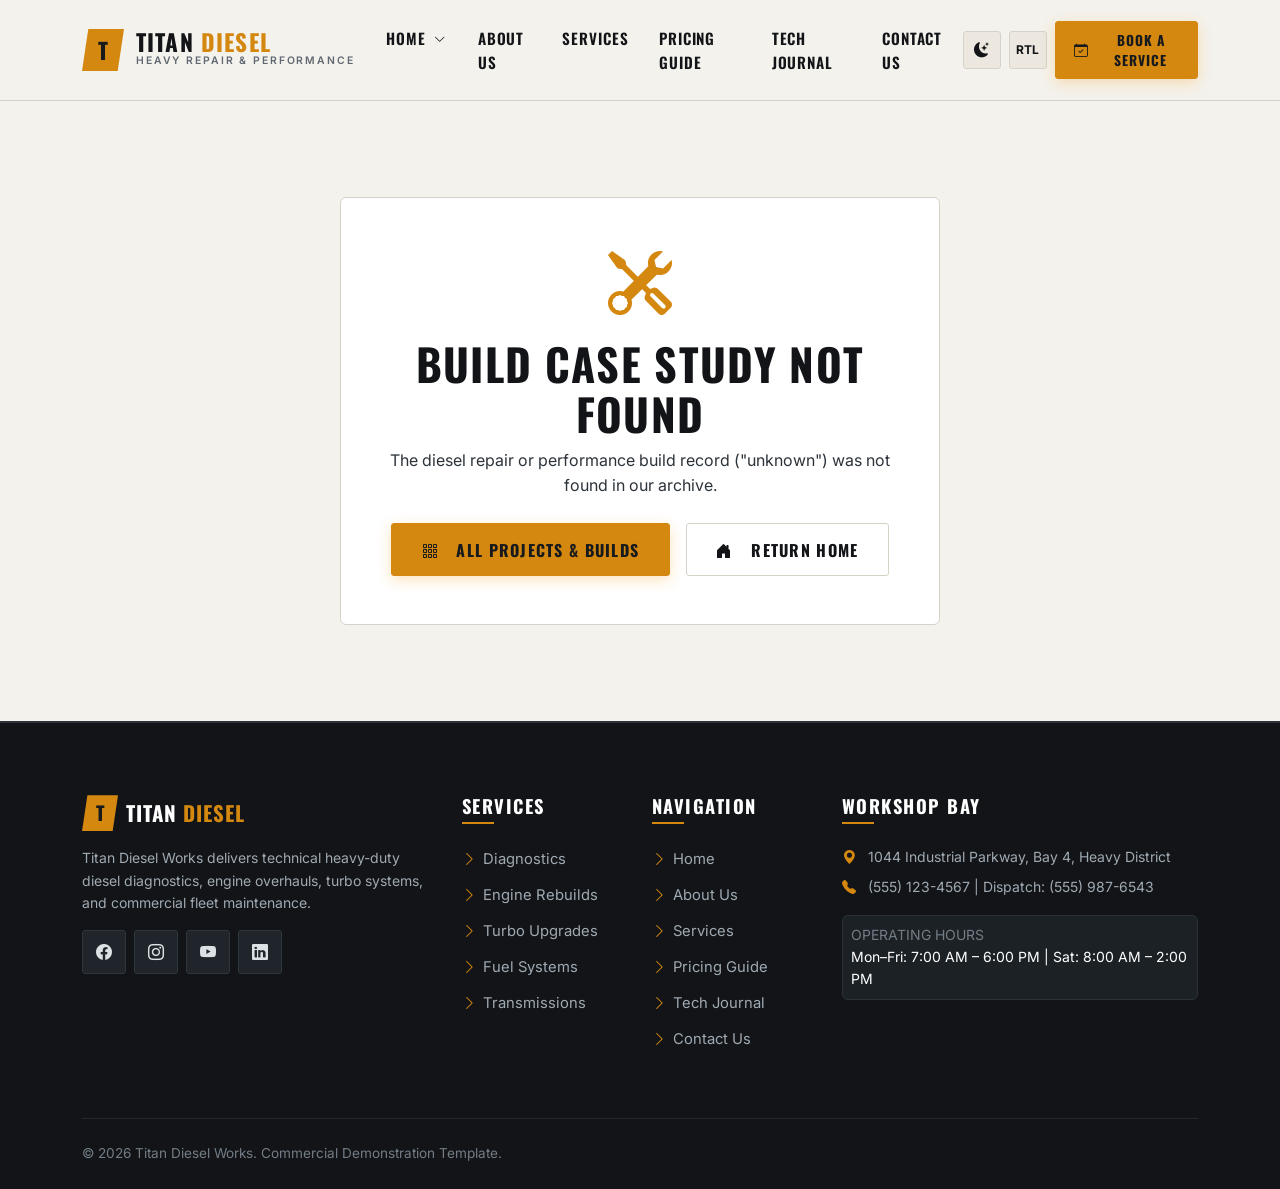
<file: project-details.html>
<!DOCTYPE html>
<html lang="en" dir="ltr" data-theme="dark">
<head>
  <meta charset="UTF-8">
  <meta name="viewport" content="width=device-width, initial-scale=1.0">
  <link rel="icon" type="image/svg+xml" href="assets/images/branding/titan-diesel-favicon.svg">
  <title>Project Details | Titan Diesel Works</title>
  <meta name="description" content="Detailed heavy-duty diesel case study: vehicle specs, diagnostic findings, precision machining, parts breakdown, and verified dyno outcomes.">

  <!-- Open Graph -->
  <meta property="og:type" content="article">
  <meta property="og:title" content="Diesel Build Case Study | Titan Diesel Works">
  <meta property="og:description" content="Precision teardown, machining, and verified dyno telemetry.">

  <!-- Fonts & Icons -->
  <link rel="preconnect" href="https://fonts.googleapis.com">
  <link rel="preconnect" href="https://fonts.gstatic.com" crossorigin>
  <link href="https://fonts.googleapis.com/css2?family=Inter:wght@300;400;500;600;700&family=Oswald:wght@500;600;700;800&family=JetBrains+Mono:wght@400;600&display=swap" rel="stylesheet">
  <link href="https://cdn.jsdelivr.net/npm/bootstrap@5.3.3/dist/css/bootstrap.min.css" rel="stylesheet">
  <link href="https://cdn.jsdelivr.net/npm/bootstrap-icons@1.11.3/font/bootstrap-icons.min.css" rel="stylesheet">

  <!-- Stylesheets -->
  <link rel="stylesheet" href="assets/css/style.css">
  <link rel="stylesheet" href="assets/css/responsive.css">
  <link rel="stylesheet" href="assets/css/rtl.css">
</head>
<body>

  <!-- Header -->
  <header class="site-header">
    <nav class="navbar navbar-expand-xl navbar-dark py-3">
      <div class="container">
        <a class="navbar-brand" href="index.html">
          <div class="brand-mark">T</div>
          <div class="brand-text">
            <span class="brand-name">TITAN <span>DIESEL</span></span>
            <span class="brand-sub">HEAVY REPAIR & PERFORMANCE</span>
          </div>
        </a>

        <div class="d-flex align-items-center gap-2 order-lg-3">
          <div class="nav-controls">
            <button type="button" class="control-btn theme-toggle-btn" aria-label="Toggle Theme" title="Switch Theme">
              <i class="bi bi-sun-fill"></i>
            </button>
            <button type="button" class="control-btn rtl-toggle-btn" aria-label="Toggle Layout Direction" title="Toggle RTL">
              <span class="btn-label font-mono fw-bold" style="font-size: 0.75rem;">RTL</span>
            </button>
          </div>
          <button type="button" class="btn btn-industrial-primary btn-industrial-sm d-none d-xl-inline-flex btn-book-service" data-bs-toggle="modal" data-bs-target="#serviceBookingModal">
            <i class="bi bi-calendar-check me-1"></i> Book a Service
          </button>
          <button class="navbar-toggler border-secondary ms-1" type="button" data-bs-toggle="collapse" data-bs-target="#navbarTitanNav" aria-controls="navbarTitanNav" aria-expanded="false" aria-label="Toggle navigation">
            <span class="navbar-toggler-icon"></span>
          </button>
        </div>

        <div class="collapse navbar-collapse order-lg-2" id="navbarTitanNav">
          <ul class="navbar-nav mx-auto mb-2 mb-lg-0">
            <li class="nav-item dropdown">
              <a class="nav-link dropdown-toggle" href="#" role="button" data-bs-toggle="dropdown" aria-expanded="false">Home <i class="bi bi-chevron-down nav-chevron ms-1"></i></a>
              <ul class="dropdown-menu">
                <li><a class="dropdown-item" href="index.html"><i class="bi bi-wrench me-2 text-accent"></i> Home 1: Heavy Diesel Landing</a></li>
                <li><a class="dropdown-item" href="home-2.html"><i class="bi bi-speedometer2 me-2 text-accent"></i> Home 2: Performance & Fleet</a></li>
              </ul>
            </li>
            <li class="nav-item"><a class="nav-link" href="about.html">About Us</a></li>
            <li class="nav-item"><a class="nav-link" href="services.html">Services</a></li>
            <li class="nav-item"><a class="nav-link" href="pricing.html">Pricing Guide</a></li>
            <li class="nav-item"><a class="nav-link" href="blog.html">Tech Journal</a></li>
            <li class="nav-item"><a class="nav-link" href="contact.html">Contact Us</a></li>
          </ul>
        </div>
      </div>
    </nav>
  </header>

  <!-- Dynamic Project Detail Container -->
  <main id="projectDetailContainer">
    <!-- Initial Loading State (Replaced immediately by assets/js/projects.js) -->
    <div class="container py-5 text-center my-5">
      <div class="spinner-border text-accent mb-3" style="width: 3rem; height: 3rem;" role="status">
        <span class="visually-hidden">Loading case study...</span>
      </div>
      <h4 class="font-heading text-uppercase">Loading Project Build Case Study...</h4>
      <p class="text-secondary small">Accessing Titan Dyno & Teardown Records</p>
    </div>
  </main>

  <!-- Footer -->
  <footer class="site-footer">
    <div class="container">
      <div class="row g-4">
        <div class="col-lg-4 col-md-6 footer-col">
          <div class="d-flex align-items-center gap-2 mb-3">
            <div class="brand-mark" style="width: 36px; height: 36px; font-size: 1.2rem;">T</div>
            <span class="brand-name" style="font-size: 1.3rem;">TITAN <span>DIESEL</span></span>
          </div>
          <p class="small text-secondary mb-3">
            Titan Diesel Works delivers technical heavy-duty diesel diagnostics, engine overhauls, turbo systems, and commercial fleet maintenance.
          </p>
          <div class="d-flex align-items-center gap-2">
            <a href="https://www.facebook.com" target="_blank" rel="noopener noreferrer" class="btn-icon-square" aria-label="Facebook"><i class="bi bi-facebook"></i></a>
            <a href="https://www.instagram.com" target="_blank" rel="noopener noreferrer" class="btn-icon-square" aria-label="Instagram"><i class="bi bi-instagram"></i></a>
            <a href="https://www.youtube.com" target="_blank" rel="noopener noreferrer" class="btn-icon-square" aria-label="YouTube"><i class="bi bi-youtube"></i></a>
            <a href="https://www.linkedin.com" target="_blank" rel="noopener noreferrer" class="btn-icon-square" aria-label="LinkedIn"><i class="bi bi-linkedin"></i></a>
          </div>
        </div>

        <div class="col-lg-2 col-md-6 footer-col">
          <h5 class="footer-title">Services</h5>
          <ul class="footer-links">
            <li><a href="service-details.html?id=engine-diagnostics"><i class="bi bi-chevron-right text-accent"></i> Diagnostics</a></li>
            <li><a href="service-details.html?id=engine-rebuild"><i class="bi bi-chevron-right text-accent"></i> Engine Rebuilds</a></li>
            <li><a href="service-details.html?id=turbocharger-upgrades"><i class="bi bi-chevron-right text-accent"></i> Turbo Upgrades</a></li>
            <li><a href="service-details.html?id=fuel-injection"><i class="bi bi-chevron-right text-accent"></i> Fuel Systems</a></li>
            <li><a href="service-details.html?id=transmission-drivetrain"><i class="bi bi-chevron-right text-accent"></i> Transmissions</a></li>
          </ul>
        </div>

        <div class="col-lg-2 col-md-6 footer-col">
          <h5 class="footer-title">Navigation</h5>
          <ul class="footer-links">
            <li><a href="index.html"><i class="bi bi-chevron-right text-accent"></i> Home</a></li>
            <li><a href="about.html"><i class="bi bi-chevron-right text-accent"></i> About Us</a></li>
            <li><a href="services.html"><i class="bi bi-chevron-right text-accent"></i> Services</a></li>
            <li><a href="pricing.html"><i class="bi bi-chevron-right text-accent"></i> Pricing Guide</a></li>
            <li><a href="blog.html"><i class="bi bi-chevron-right text-accent"></i> Tech Journal</a></li>
            <li><a href="contact.html"><i class="bi bi-chevron-right text-accent"></i> Contact Us</a></li>
          </ul>
        </div>

        <div class="col-lg-4 col-md-6 footer-col">
          <h5 class="footer-title">Workshop Bay</h5>
          <p class="small text-secondary mb-2">
            <i class="bi bi-geo-alt-fill text-accent me-2"></i> 1044 Industrial Parkway, Bay 4, Heavy District
          </p>
          <p class="small text-secondary mb-2">
            <i class="bi bi-telephone-fill text-accent me-2"></i> (555) 123-4567 | Dispatch: (555) 987-6543
          </p>
          <div class="p-2 rounded bg-subtle border border-secondary mt-3">
            <span class="d-block small text-muted font-heading text-uppercase">Operating Hours</span>
            <span class="small text-primary-theme d-block">Mon–Fri: 7:00 AM – 6:00 PM | Sat: 8:00 AM – 2:00 PM</span>
          </div>
        </div>
      </div>

      <div class="footer-bottom d-flex flex-wrap justify-content-between align-items-center gap-2">
        <div>
          &copy; <span class="current-year">2026</span> Titan Diesel Works. Commercial Demonstration Template.
        </div>
      </div>
    </div>
  </footer>

  <!-- Scripts -->
  <script src="https://cdn.jsdelivr.net/npm/bootstrap@5.3.3/dist/js/bootstrap.bundle.min.js"></script>
  <script src="assets/js/theme.js"></script>
  <script src="assets/js/rtl.js"></script>
  <script src="assets/js/navigation.js"></script>
  <script src="assets/js/forms.js"></script>
  <script src="assets/js/data/projects-data.js"></script>
  <script src="assets/js/projects.js"></script>
  <script src="assets/js/main.js"></script>
</body>
</html>
</file>
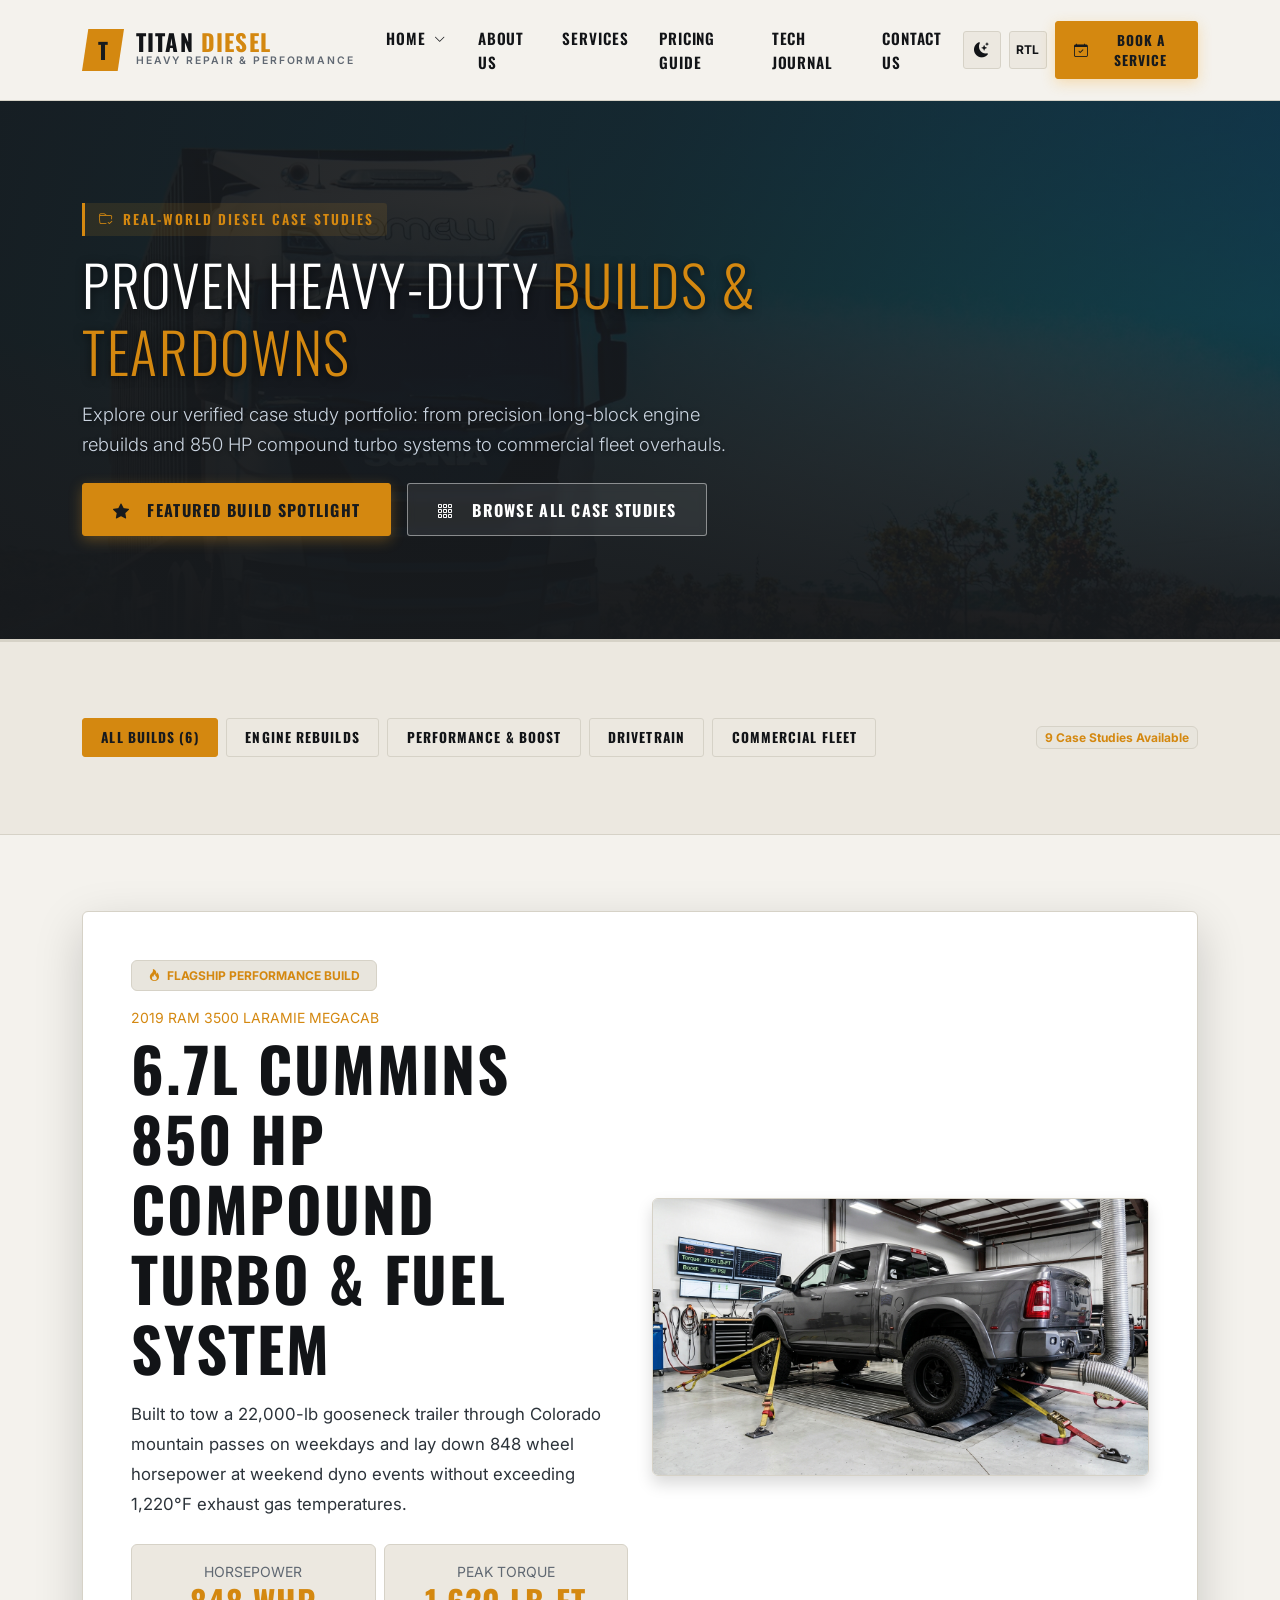
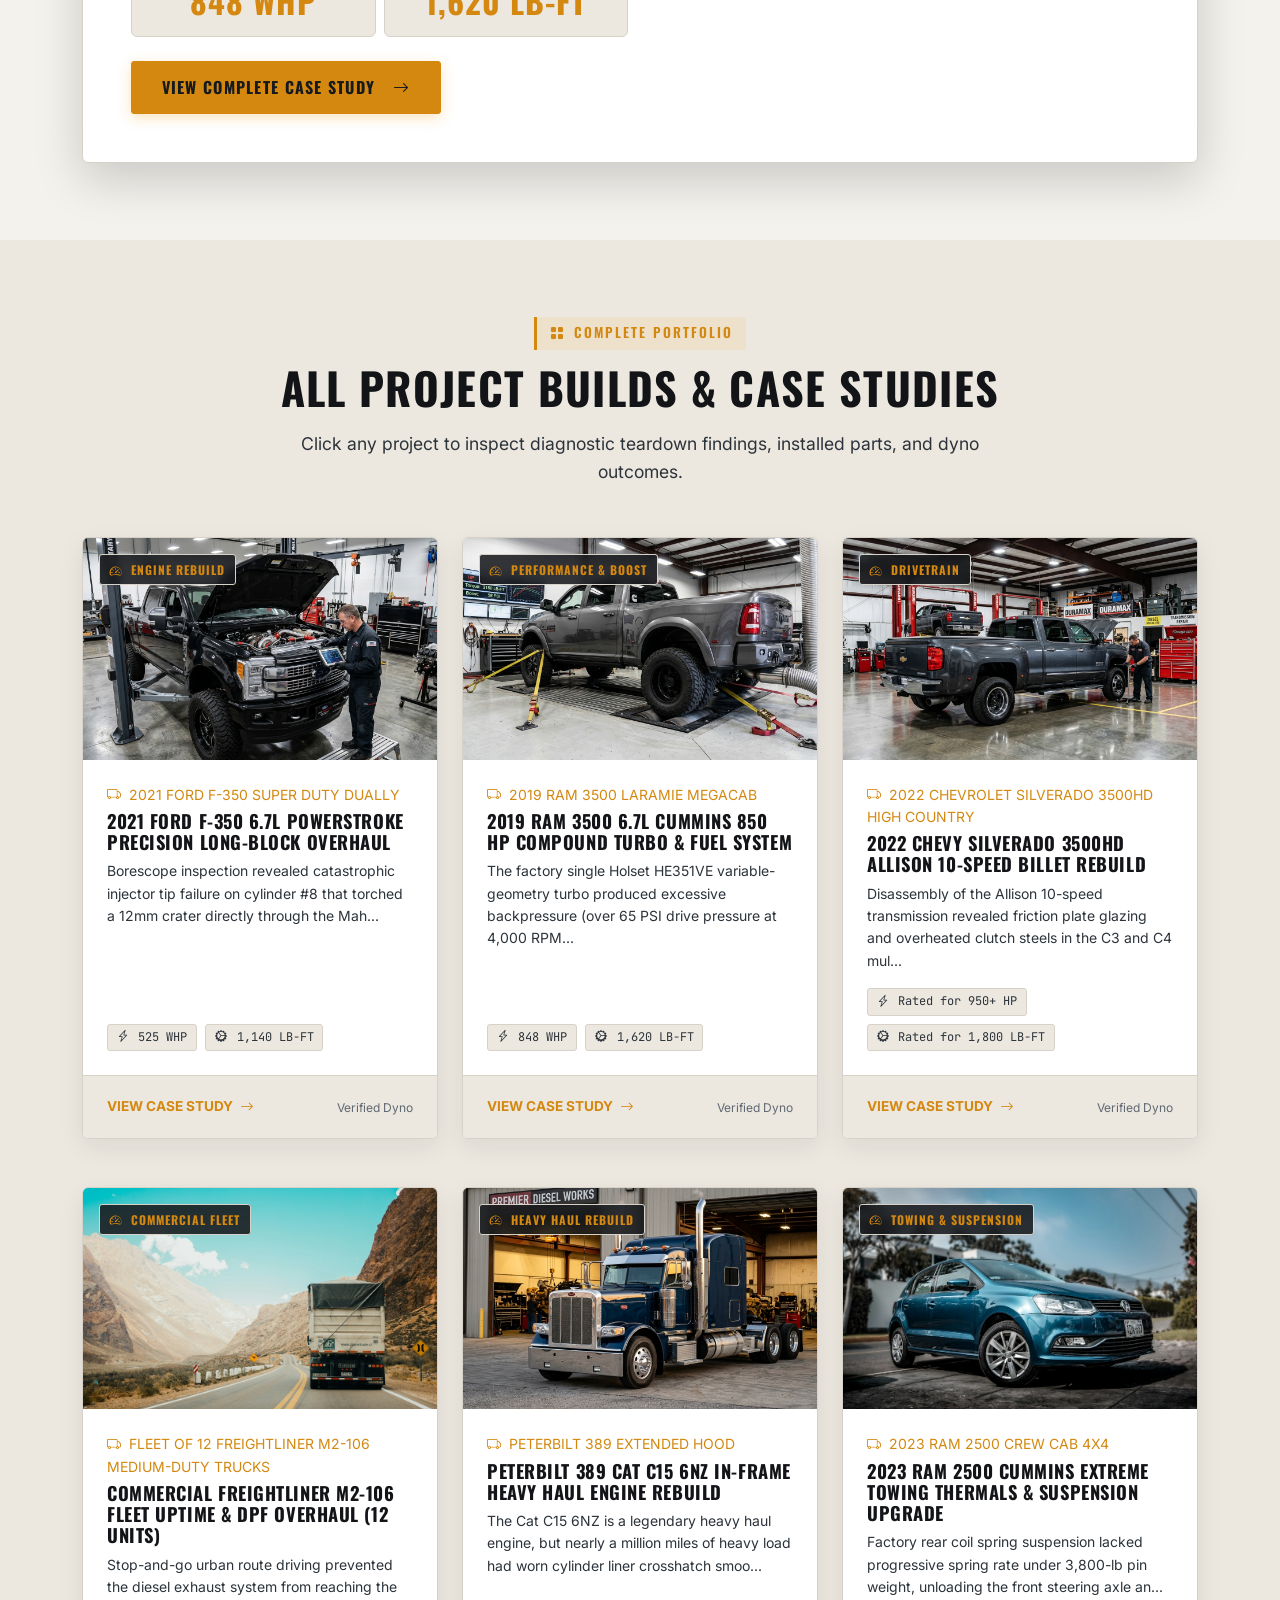
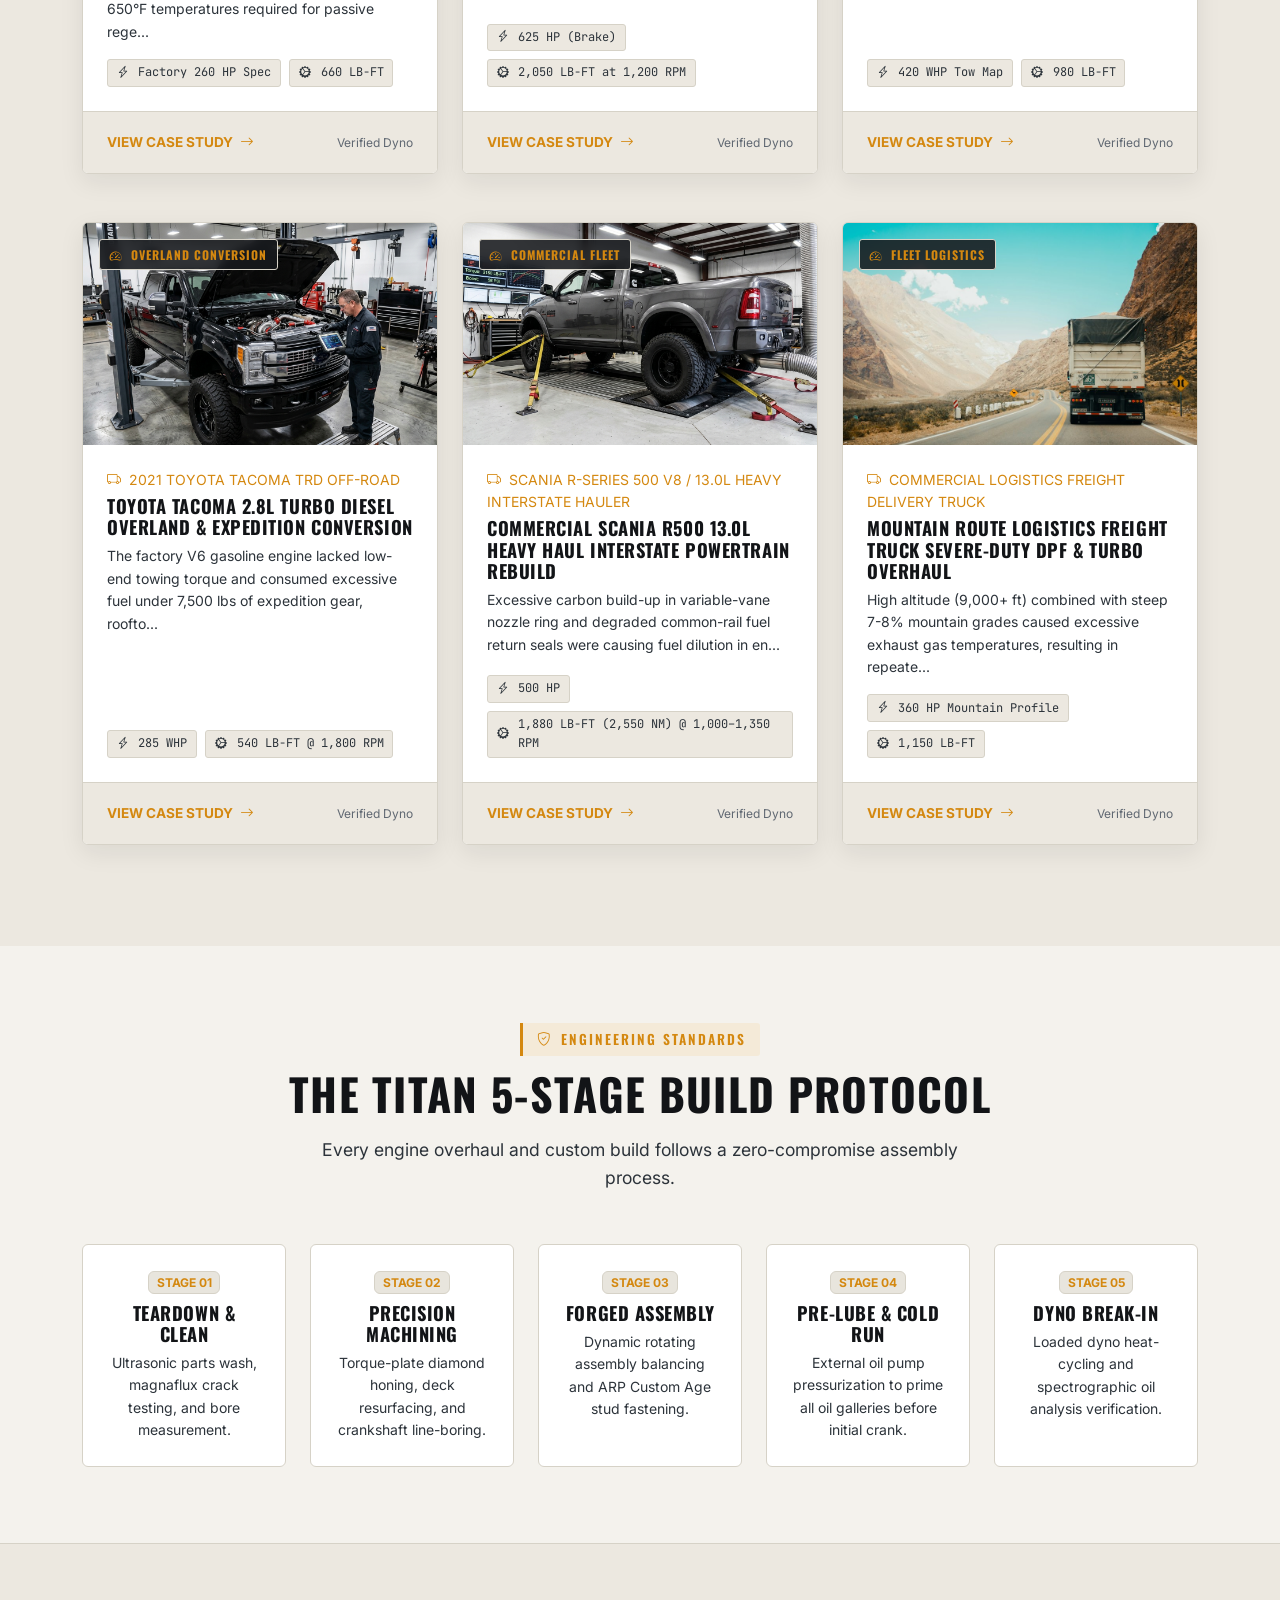
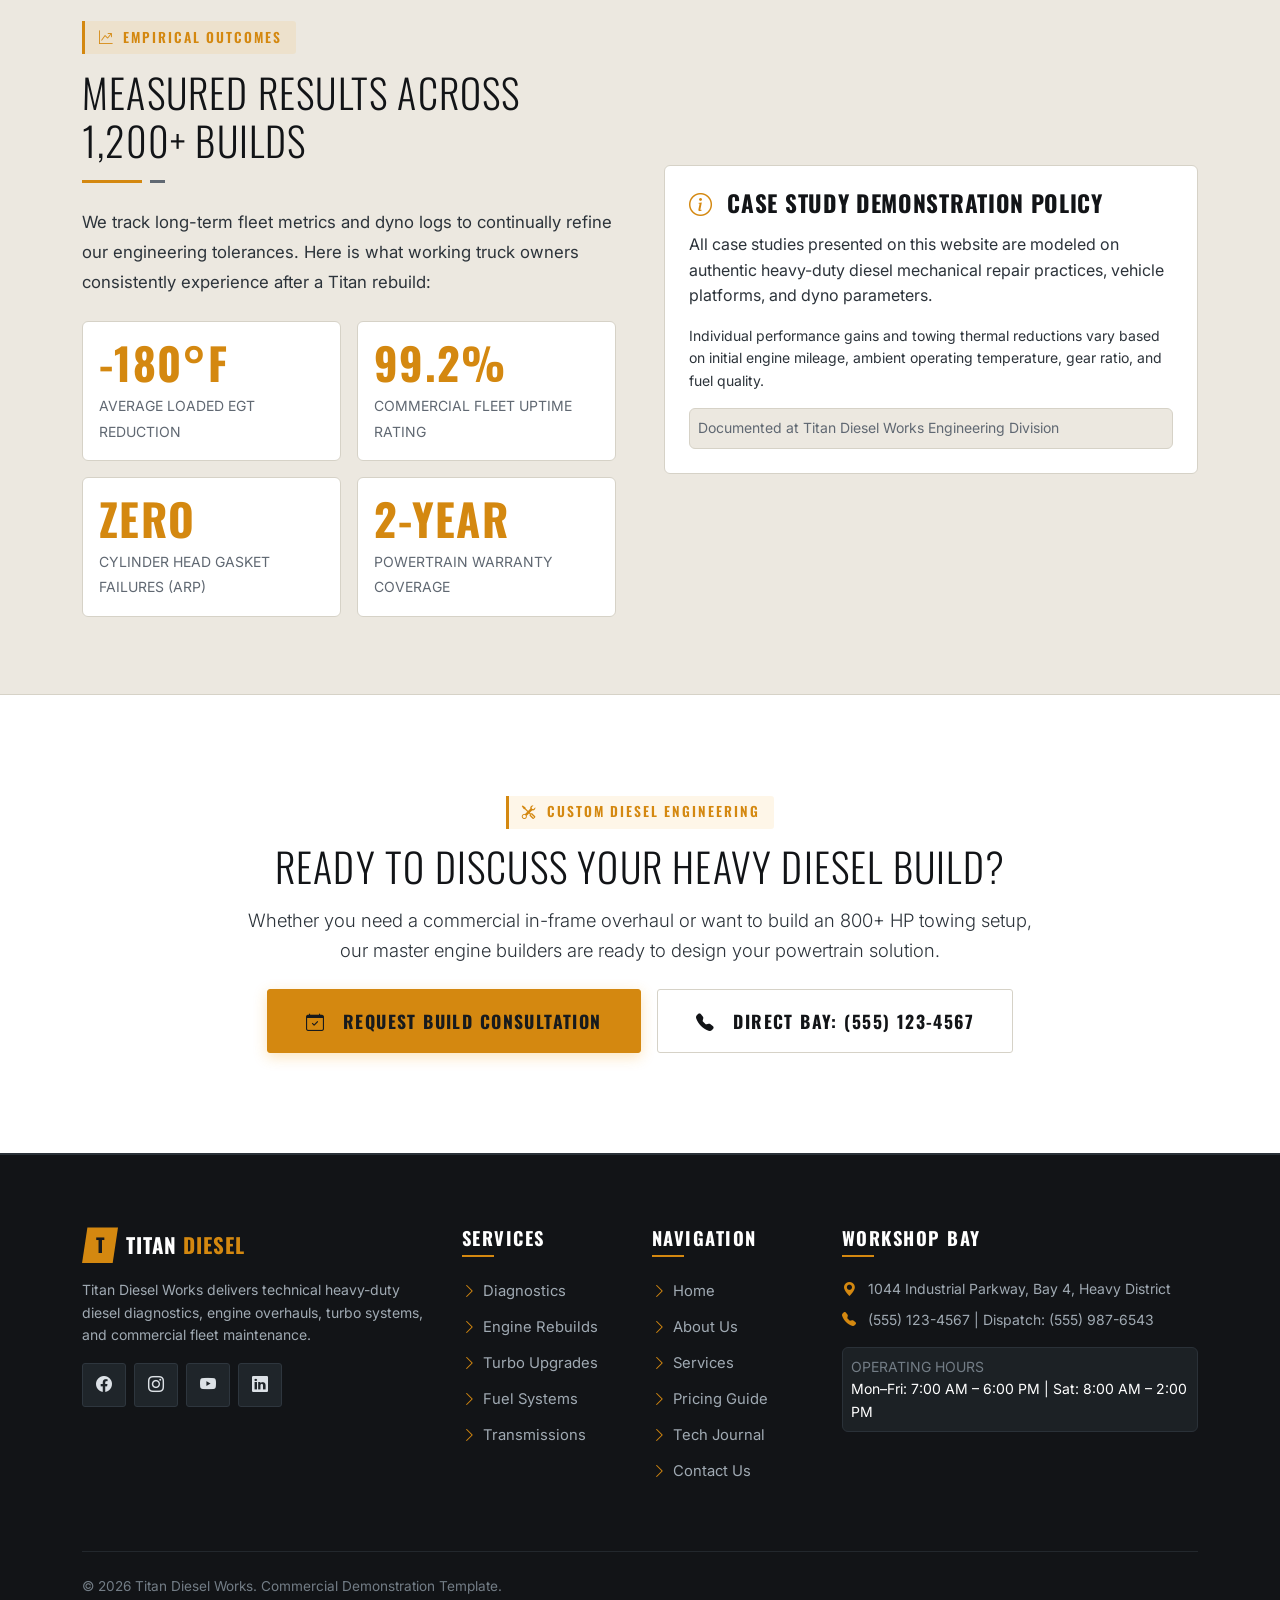
<file: projects.html>
<!DOCTYPE html>
<html lang="en" dir="ltr" data-theme="dark">
<head>
  <meta charset="UTF-8">
  <meta name="viewport" content="width=device-width, initial-scale=1.0">
  <link rel="icon" type="image/svg+xml" href="assets/images/branding/titan-diesel-favicon.svg">
  <title>Projects & Case Studies | Titan Diesel Works</title>
  <meta name="description" content="Explore 6 real-world heavy-duty diesel case studies: long block overhauls, 850 HP compound turbos, built Allison transmissions, and commercial fleet overhauls.">

  <!-- Open Graph -->
  <meta property="og:type" content="website">
  <meta property="og:title" content="Diesel Projects & Case Studies | Titan Diesel Works">
  <meta property="og:description" content="Detailed engineering teardowns, dyno verification, and real-world results.">
  <meta property="og:image" content="assets/images/hero/hero-projects.jpg">

  <!-- Fonts & Icons -->
  <link rel="preconnect" href="https://fonts.googleapis.com">
  <link rel="preconnect" href="https://fonts.gstatic.com" crossorigin>
  <link href="https://fonts.googleapis.com/css2?family=Inter:wght@300;400;500;600;700&family=Oswald:wght@500;600;700;800&family=JetBrains+Mono:wght@400;600&display=swap" rel="stylesheet">
  <link href="https://cdn.jsdelivr.net/npm/bootstrap@5.3.3/dist/css/bootstrap.min.css" rel="stylesheet">
  <link href="https://cdn.jsdelivr.net/npm/bootstrap-icons@1.11.3/font/bootstrap-icons.min.css" rel="stylesheet">

  <!-- Stylesheets -->
  <link rel="stylesheet" href="assets/css/style.css">
  <link rel="stylesheet" href="assets/css/responsive.css">
  <link rel="stylesheet" href="assets/css/rtl.css">
</head>
<body>

  <!-- Header -->
  <header class="site-header">
    <nav class="navbar navbar-expand-xl navbar-dark py-3">
      <div class="container">
        <a class="navbar-brand" href="index.html">
          <div class="brand-mark">T</div>
          <div class="brand-text">
            <span class="brand-name">TITAN <span>DIESEL</span></span>
            <span class="brand-sub">HEAVY REPAIR & PERFORMANCE</span>
          </div>
        </a>

        <div class="d-flex align-items-center gap-2 order-lg-3">
          <div class="nav-controls">
            <button type="button" class="control-btn theme-toggle-btn" aria-label="Toggle Theme" title="Switch Theme">
              <i class="bi bi-sun-fill"></i>
            </button>
            <button type="button" class="control-btn rtl-toggle-btn" aria-label="Toggle Layout Direction" title="Toggle RTL">
              <span class="btn-label font-mono fw-bold" style="font-size: 0.75rem;">RTL</span>
            </button>
          </div>
          <button type="button" class="btn btn-industrial-primary btn-industrial-sm d-none d-xl-inline-flex btn-book-service" data-bs-toggle="modal" data-bs-target="#serviceBookingModal">
            <i class="bi bi-calendar-check me-1"></i> Book a Service
          </button>
          <button class="navbar-toggler border-secondary ms-1" type="button" data-bs-toggle="collapse" data-bs-target="#navbarTitanNav" aria-controls="navbarTitanNav" aria-expanded="false" aria-label="Toggle navigation">
            <span class="navbar-toggler-icon"></span>
          </button>
        </div>

        <div class="collapse navbar-collapse order-lg-2" id="navbarTitanNav">
          <ul class="navbar-nav mx-auto mb-2 mb-lg-0">
            <li class="nav-item dropdown">
              <a class="nav-link dropdown-toggle" href="#" role="button" data-bs-toggle="dropdown" aria-expanded="false">Home <i class="bi bi-chevron-down nav-chevron ms-1"></i></a>
              <ul class="dropdown-menu">
                <li><a class="dropdown-item" href="index.html"><i class="bi bi-wrench me-2 text-accent"></i> Home 1: Heavy Diesel Landing</a></li>
                <li><a class="dropdown-item" href="home-2.html"><i class="bi bi-speedometer2 me-2 text-accent"></i> Home 2: Performance & Fleet</a></li>
              </ul>
            </li>
            <li class="nav-item"><a class="nav-link" href="about.html">About Us</a></li>
            <li class="nav-item"><a class="nav-link" href="services.html">Services</a></li>
            <li class="nav-item"><a class="nav-link" href="pricing.html">Pricing Guide</a></li>
            <li class="nav-item"><a class="nav-link" href="blog.html">Tech Journal</a></li>
            <li class="nav-item"><a class="nav-link" href="contact.html">Contact Us</a></li>
          </ul>
        </div>
      </div>
    </nav>
  </header>

  <main>
    <!-- ========================================================================
         SECTION 1: PROJECTS HERO
         Showcase intro and portfolio header
         ======================================================================== -->
    <section class="detail-hero">
      <img src="assets/images/hero/hero-projects.jpg" alt="Titan Diesel Custom Performance Truck Build" class="hero-bg-img">
      <div class="hero-bg-overlay"></div>
      <div class="container hero-content">
        <div class="row align-items-center">
          <div class="col-lg-9 col-xl-8">
            <span class="section-tagline"><i class="bi bi-folder-check"></i> Real-World Diesel Case Studies</span>
            <h1 class="display-4 font-heading text-uppercase mb-3">Proven Heavy-Duty <span class="text-accent">Builds &amp; Teardowns</span></h1>
            <p class="lead text-secondary mb-4" style="font-size: 1.15rem; max-width: 680px;">
              Explore our verified case study portfolio: from precision long-block engine rebuilds and 850 HP compound turbo systems to commercial fleet overhauls.
            </p>
            <div class="d-flex flex-wrap gap-3">
              <a href="#featuredProjectSection" class="btn btn-industrial-primary">
                <i class="bi bi-star-fill me-2"></i> Featured Build Spotlight
              </a>
              <a href="#portfolioGridSection" class="btn btn-industrial-secondary">
                <i class="bi bi-grid-3x3-gap me-2"></i> Browse All Case Studies
              </a>
            </div>
          </div>
        </div>
      </div>
    </section>

    <!-- ========================================================================
         SECTION 2: CATEGORY FILTERS STRIP
         Filter by mechanical division
         ======================================================================== -->
    <section class="section-py bg-subtle-theme border-top border-bottom border-secondary" id="portfolioGridSection">
      <div class="container">
        <div class="d-flex flex-wrap justify-content-between align-items-center gap-3">
          <div class="d-flex flex-wrap gap-2">
            <button class="btn btn-industrial-secondary btn-industrial-sm project-filter-pill active" data-filter="all">All Builds (6)</button>
            <button class="btn btn-industrial-secondary btn-industrial-sm project-filter-pill" data-filter="engine-rebuild">Engine Rebuilds</button>
            <button class="btn btn-industrial-secondary btn-industrial-sm project-filter-pill" data-filter="performance">Performance & Boost</button>
            <button class="btn btn-industrial-secondary btn-industrial-sm project-filter-pill" data-filter="transmission">Drivetrain</button>
            <button class="btn btn-industrial-secondary btn-industrial-sm project-filter-pill" data-filter="fleet">Commercial Fleet</button>
          </div>
          <span id="projectsCountBadge" class="badge bg-secondary border border-secondary text-accent font-mono">6 Case Studies Available</span>
        </div>
      </div>
    </section>

    <!-- ========================================================================
         SECTION 3: FEATURED BUILD CASE STUDY
         Spotlight on the 848 WHP compound turbo build
         ======================================================================== -->
    <section class="section-py bg-primary-theme" id="featuredProjectSection">
      <div class="container">
        <div class="p-4 p-lg-5 rounded border border-secondary bg-surface shadow-lg">
          <div class="row align-items-center g-4">
            <div class="col-lg-6">
              <span class="badge bg-secondary border border-secondary text-accent font-heading text-uppercase px-3 py-2 mb-3">
                <i class="bi bi-fire me-1"></i> Flagship Performance Build
              </span>
              <div class="text-accent small font-heading text-uppercase mb-1">2019 Ram 3500 Laramie Megacab</div>
              <h2 class="h1 font-heading mb-3">
                <a href="project-details.html?id=cummins-compound-turbo-build" class="text-primary-theme text-decoration-none">
                  6.7L Cummins 850 HP Compound Turbo & Fuel System
                </a>
              </h2>
              <p class="text-secondary mb-4" style="font-size: 1.05rem; line-height: 1.8;">
                Built to tow a 22,000-lb gooseneck trailer through Colorado mountain passes on weekdays and lay down 848 wheel horsepower at weekend dyno events without exceeding 1,220°F exhaust gas temperatures.
              </p>
              
              <div class="row g-2 mb-4">
                <div class="col-6">
                  <div class="p-3 rounded bg-subtle border border-secondary text-center">
                    <div class="small text-muted font-heading">HORSEPOWER</div>
                    <div class="h3 font-heading text-accent mb-0">848 WHP</div>
                  </div>
                </div>
                <div class="col-6">
                  <div class="p-3 rounded bg-subtle border border-secondary text-center">
                    <div class="small text-muted font-heading">PEAK TORQUE</div>
                    <div class="h3 font-heading text-accent mb-0">1,620 LB-FT</div>
                  </div>
                </div>
              </div>

              <a href="project-details.html?id=cummins-compound-turbo-build" class="btn btn-industrial-primary">
                View Complete Case Study <i class="bi bi-arrow-right ms-2"></i>
              </a>
            </div>

            <div class="col-lg-6">
              <div class="rounded overflow-hidden border border-secondary shadow">
                <img src="assets/images/projects/project-cummins-compound-turbo.jpg" alt="Ram 3500 Cummins Compound Turbo Build" class="img-fluid w-100" style="max-height: 380px; object-fit: cover;">
              </div>
            </div>
          </div>
        </div>
      </div>
    </section>

    <!-- ========================================================================
         SECTION 4: PROJECT PORTFOLIO GRID
         All 6 distinct builds dynamically injected via projects.js
         ======================================================================== -->
    <section class="section-py bg-subtle-theme">
      <div class="container">
        <div class="section-header text-center">
          <span class="section-tagline"><i class="bi bi-grid-fill"></i> Complete Portfolio</span>
          <h2 class="section-title">All Project Builds & Case Studies</h2>
          <p class="section-description mx-auto">Click any project to inspect diagnostic teardown findings, installed parts, and dyno outcomes.</p>
        </div>

        <div class="row g-4" id="projectsGrid">
          <!-- Populated by assets/js/projects.js -->
        </div>
      </div>
    </section>

    <!-- ========================================================================
         SECTION 5: 5-STAGE BUILD & QUALITY ASSURANCE PROTOCOL
         Standardized workshop protocol
         ======================================================================== -->
    <section class="section-py bg-primary-theme">
      <div class="container">
        <div class="section-header text-center">
          <span class="section-tagline"><i class="bi bi-shield-check"></i> Engineering Standards</span>
          <h2 class="section-title">The Titan 5-Stage Build Protocol</h2>
          <p class="section-description mx-auto">Every engine overhaul and custom build follows a zero-compromise assembly process.</p>
        </div>

        <div class="row g-4">
          <div class="col-lg col-md-4 col-sm-6">
            <div class="p-4 rounded border border-secondary bg-surface text-center h-100">
              <span class="badge bg-secondary border border-secondary text-accent font-mono mb-2">STAGE 01</span>
              <h5 class="font-heading mb-2">Teardown & Clean</h5>
              <p class="small text-secondary mb-0">Ultrasonic parts wash, magnaflux crack testing, and bore measurement.</p>
            </div>
          </div>
          <div class="col-lg col-md-4 col-sm-6">
            <div class="p-4 rounded border border-secondary bg-surface text-center h-100">
              <span class="badge bg-secondary border border-secondary text-accent font-mono mb-2">STAGE 02</span>
              <h5 class="font-heading mb-2">Precision Machining</h5>
              <p class="small text-secondary mb-0">Torque-plate diamond honing, deck resurfacing, and crankshaft line-boring.</p>
            </div>
          </div>
          <div class="col-lg col-md-4 col-sm-6">
            <div class="p-4 rounded border border-secondary bg-surface text-center h-100">
              <span class="badge bg-secondary border border-secondary text-accent font-mono mb-2">STAGE 03</span>
              <h5 class="font-heading mb-2">Forged Assembly</h5>
              <p class="small text-secondary mb-0">Dynamic rotating assembly balancing and ARP Custom Age stud fastening.</p>
            </div>
          </div>
          <div class="col-lg col-md-6 col-sm-6">
            <div class="p-4 rounded border border-secondary bg-surface text-center h-100">
              <span class="badge bg-secondary border border-secondary text-accent font-mono mb-2">STAGE 04</span>
              <h5 class="font-heading mb-2">Pre-Lube & Cold Run</h5>
              <p class="small text-secondary mb-0">External oil pump pressurization to prime all oil galleries before initial crank.</p>
            </div>
          </div>
          <div class="col-lg col-md-6 col-sm-6">
            <div class="p-4 rounded border border-secondary bg-surface text-center h-100">
              <span class="badge bg-secondary border border-secondary text-accent font-mono mb-2">STAGE 05</span>
              <h5 class="font-heading mb-2">Dyno Break-In</h5>
              <p class="small text-secondary mb-0">Loaded dyno heat-cycling and spectrographic oil analysis verification.</p>
            </div>
          </div>
        </div>
      </div>
    </section>

    <!-- ========================================================================
         SECTION 6: VERIFIED RESULTS & COMMERCIAL UPTIME METRICS
         Performance metrics across completed overhauls
         ======================================================================== -->
    <section class="section-py bg-subtle-theme border-top border-secondary">
      <div class="container">
        <div class="row align-items-center g-5">
          <div class="col-lg-6">
            <span class="section-tagline"><i class="bi bi-graph-up-arrow"></i> Empirical Outcomes</span>
            <h2 class="display-6 font-heading mb-3">Measured Results Across 1,200+ Builds</h2>
            <div class="industrial-divider"></div>
            <p class="text-secondary mb-4" style="font-size: 1.05rem; line-height: 1.8;">
              We track long-term fleet metrics and dyno logs to continually refine our engineering tolerances. Here is what working truck owners consistently experience after a Titan rebuild:
            </p>
            <div class="row g-3">
              <div class="col-sm-6">
                <div class="p-3 rounded border border-secondary bg-surface">
                  <div class="h2 font-heading text-accent mb-1">-180°F</div>
                  <span class="small text-muted font-heading text-uppercase">Average Loaded EGT Reduction</span>
                </div>
              </div>
              <div class="col-sm-6">
                <div class="p-3 rounded border border-secondary bg-surface">
                  <div class="h2 font-heading text-accent mb-1">99.2%</div>
                  <span class="small text-muted font-heading text-uppercase">Commercial Fleet Uptime Rating</span>
                </div>
              </div>
              <div class="col-sm-6">
                <div class="p-3 rounded border border-secondary bg-surface">
                  <div class="h2 font-heading text-accent mb-1">Zero</div>
                  <span class="small text-muted font-heading text-uppercase">Cylinder Head Gasket Failures (ARP)</span>
                </div>
              </div>
              <div class="col-sm-6">
                <div class="p-3 rounded border border-secondary bg-surface">
                  <div class="h2 font-heading text-accent mb-1">2-Year</div>
                  <span class="small text-muted font-heading text-uppercase">Powertrain Warranty Coverage</span>
                </div>
              </div>
            </div>
          </div>

          <div class="col-lg-6">
            <div class="p-4 rounded border border-secondary bg-surface">
              <h4 class="font-heading mb-3"><i class="bi bi-info-circle text-accent me-2"></i> Case Study Demonstration Policy</h4>
              <p class="text-secondary mb-3">
                All case studies presented on this website are modeled on authentic heavy-duty diesel mechanical repair practices, vehicle platforms, and dyno parameters.
              </p>
              <p class="text-secondary small mb-3">
                Individual performance gains and towing thermal reductions vary based on initial engine mileage, ambient operating temperature, gear ratio, and fuel quality.
              </p>
              <div class="p-2 rounded bg-subtle border border-secondary font-mono small text-muted">
                Documented at Titan Diesel Works Engineering Division
              </div>
            </div>
          </div>
        </div>
      </div>
    </section>

    <!-- ========================================================================
         SECTION 7: BUILD CONSULTATION CTA
         Direct action prompt to discuss a custom build
         ======================================================================== -->
    <section class="section-py bg-secondary-theme border-top border-secondary text-center">
      <div class="container">
        <div class="py-4" style="max-width: 800px; margin: 0 auto;">
          <span class="section-tagline"><i class="bi bi-tools"></i> Custom Diesel Engineering</span>
          <h2 class="display-6 font-heading mb-3">Ready to Discuss Your Heavy Diesel Build?</h2>
          <p class="lead text-secondary mb-4" style="font-size: 1.15rem;">
            Whether you need a commercial in-frame overhaul or want to build an 800+ HP towing setup, our master engine builders are ready to design your powertrain solution.
          </p>
          <div class="d-flex flex-wrap justify-content-center gap-3">
            <a href="contact.html?service=engine-rebuild" class="btn btn-industrial-primary btn-industrial-lg">
              <i class="bi bi-calendar-check me-2"></i> Request Build Consultation
            </a>
            <a href="tel:5551234567" class="btn btn-industrial-secondary btn-industrial-lg">
              <i class="bi bi-telephone-fill me-2"></i> Direct Bay: (555) 123-4567
            </a>
          </div>
        </div>
      </div>
    </section>
  </main>

  <!-- Footer -->
  <footer class="site-footer">
    <div class="container">
      <div class="row g-4">
        <div class="col-lg-4 col-md-6 footer-col">
          <div class="d-flex align-items-center gap-2 mb-3">
            <div class="brand-mark" style="width: 36px; height: 36px; font-size: 1.2rem;">T</div>
            <span class="brand-name" style="font-size: 1.3rem;">TITAN <span>DIESEL</span></span>
          </div>
          <p class="small text-secondary mb-3">
            Titan Diesel Works delivers technical heavy-duty diesel diagnostics, engine overhauls, turbo systems, and commercial fleet maintenance.
          </p>
          <div class="d-flex align-items-center gap-2">
            <a href="https://www.facebook.com" target="_blank" rel="noopener noreferrer" class="btn-icon-square" aria-label="Facebook"><i class="bi bi-facebook"></i></a>
            <a href="https://www.instagram.com" target="_blank" rel="noopener noreferrer" class="btn-icon-square" aria-label="Instagram"><i class="bi bi-instagram"></i></a>
            <a href="https://www.youtube.com" target="_blank" rel="noopener noreferrer" class="btn-icon-square" aria-label="YouTube"><i class="bi bi-youtube"></i></a>
            <a href="https://www.linkedin.com" target="_blank" rel="noopener noreferrer" class="btn-icon-square" aria-label="LinkedIn"><i class="bi bi-linkedin"></i></a>
          </div>
        </div>

        <div class="col-lg-2 col-md-6 footer-col">
          <h5 class="footer-title">Services</h5>
          <ul class="footer-links">
            <li><a href="service-details.html?id=engine-diagnostics"><i class="bi bi-chevron-right text-accent"></i> Diagnostics</a></li>
            <li><a href="service-details.html?id=engine-rebuild"><i class="bi bi-chevron-right text-accent"></i> Engine Rebuilds</a></li>
            <li><a href="service-details.html?id=turbocharger-upgrades"><i class="bi bi-chevron-right text-accent"></i> Turbo Upgrades</a></li>
            <li><a href="service-details.html?id=fuel-injection"><i class="bi bi-chevron-right text-accent"></i> Fuel Systems</a></li>
            <li><a href="service-details.html?id=transmission-drivetrain"><i class="bi bi-chevron-right text-accent"></i> Transmissions</a></li>
          </ul>
        </div>

        <div class="col-lg-2 col-md-6 footer-col">
          <h5 class="footer-title">Navigation</h5>
          <ul class="footer-links">
            <li><a href="index.html"><i class="bi bi-chevron-right text-accent"></i> Home</a></li>
            <li><a href="about.html"><i class="bi bi-chevron-right text-accent"></i> About Us</a></li>
            <li><a href="services.html"><i class="bi bi-chevron-right text-accent"></i> Services</a></li>
            <li><a href="pricing.html"><i class="bi bi-chevron-right text-accent"></i> Pricing Guide</a></li>
            <li><a href="blog.html"><i class="bi bi-chevron-right text-accent"></i> Tech Journal</a></li>
            <li><a href="contact.html"><i class="bi bi-chevron-right text-accent"></i> Contact Us</a></li>
          </ul>
        </div>

        <div class="col-lg-4 col-md-6 footer-col">
          <h5 class="footer-title">Workshop Bay</h5>
          <p class="small text-secondary mb-2">
            <i class="bi bi-geo-alt-fill text-accent me-2"></i> 1044 Industrial Parkway, Bay 4, Heavy District
          </p>
          <p class="small text-secondary mb-2">
            <i class="bi bi-telephone-fill text-accent me-2"></i> (555) 123-4567 | Dispatch: (555) 987-6543
          </p>
          <div class="p-2 rounded bg-subtle border border-secondary mt-3">
            <span class="d-block small text-muted font-heading text-uppercase">Operating Hours</span>
            <span class="small text-primary-theme d-block">Mon–Fri: 7:00 AM – 6:00 PM | Sat: 8:00 AM – 2:00 PM</span>
          </div>
        </div>
      </div>

      <div class="footer-bottom d-flex flex-wrap justify-content-between align-items-center gap-2">
        <div>
          &copy; <span class="current-year">2026</span> Titan Diesel Works. Commercial Demonstration Template.
        </div>
      </div>
    </div>
  </footer>

  <!-- Scripts -->
  <script src="https://cdn.jsdelivr.net/npm/bootstrap@5.3.3/dist/js/bootstrap.bundle.min.js"></script>
  <script src="assets/js/theme.js"></script>
  <script src="assets/js/rtl.js"></script>
  <script src="assets/js/navigation.js"></script>
  <script src="assets/js/forms.js"></script>
  <script src="assets/js/data/projects-data.js"></script>
  <script src="assets/js/projects.js"></script>
  <script src="assets/js/main.js"></script>
</body>
</html>
</file>
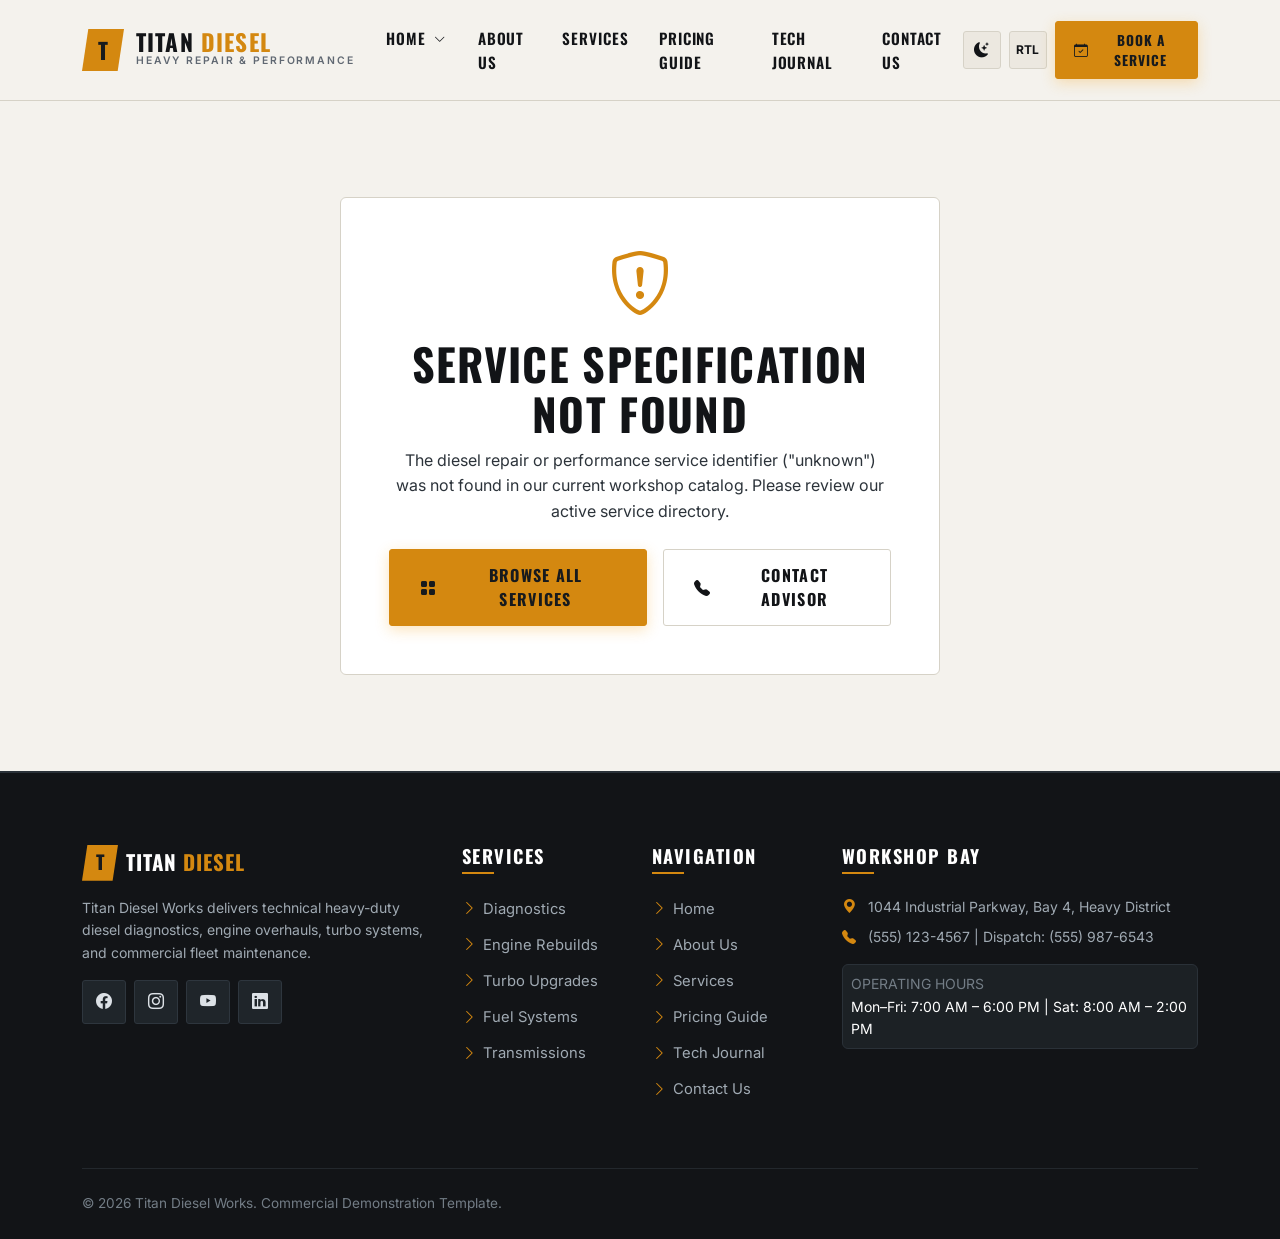
<file: service-details.html>
<!DOCTYPE html>
<html lang="en" dir="ltr" data-theme="dark">
<head>
  <meta charset="UTF-8">
  <meta name="viewport" content="width=device-width, initial-scale=1.0">
  <link rel="icon" type="image/svg+xml" href="assets/images/branding/titan-diesel-favicon.svg">
  <title>Service Details | Titan Diesel Works</title>
  <meta name="description" content="Detailed technical specifications, symptoms, diagnostic procedures, transparent pricing guidance, and warranty terms for specialized diesel repairs.">

  <!-- Open Graph -->
  <meta property="og:type" content="website">
  <meta property="og:title" content="Service Details | Titan Diesel Works">
  <meta property="og:description" content="Specialized heavy-duty diesel diagnostics, engine rebuilds, turbo upgrades, and commercial fleet solutions.">

  <!-- Fonts & Icons -->
  <link rel="preconnect" href="https://fonts.googleapis.com">
  <link rel="preconnect" href="https://fonts.gstatic.com" crossorigin>
  <link href="https://fonts.googleapis.com/css2?family=Inter:wght@300;400;500;600;700&family=Oswald:wght@500;600;700;800&family=JetBrains+Mono:wght@400;600&display=swap" rel="stylesheet">
  <link href="https://cdn.jsdelivr.net/npm/bootstrap@5.3.3/dist/css/bootstrap.min.css" rel="stylesheet">
  <link href="https://cdn.jsdelivr.net/npm/bootstrap-icons@1.11.3/font/bootstrap-icons.min.css" rel="stylesheet">

  <!-- Stylesheets -->
  <link rel="stylesheet" href="assets/css/style.css">
  <link rel="stylesheet" href="assets/css/responsive.css">
  <link rel="stylesheet" href="assets/css/rtl.css">
</head>
<body>

  <!-- Header -->
  <header class="site-header">
    <nav class="navbar navbar-expand-xl navbar-dark py-3">
      <div class="container">
        <a class="navbar-brand" href="index.html">
          <div class="brand-mark">T</div>
          <div class="brand-text">
            <span class="brand-name">TITAN <span>DIESEL</span></span>
            <span class="brand-sub">HEAVY REPAIR & PERFORMANCE</span>
          </div>
        </a>

        <div class="d-flex align-items-center gap-2 order-lg-3">
          <div class="nav-controls">
            <button type="button" class="control-btn theme-toggle-btn" aria-label="Toggle Theme" title="Switch Theme">
              <i class="bi bi-sun-fill"></i>
            </button>
            <button type="button" class="control-btn rtl-toggle-btn" aria-label="Toggle Layout Direction" title="Toggle RTL">
              <span class="btn-label font-mono fw-bold" style="font-size: 0.75rem;">RTL</span>
            </button>
          </div>
          <button type="button" class="btn btn-industrial-primary btn-industrial-sm d-none d-xl-inline-flex btn-book-service" data-bs-toggle="modal" data-bs-target="#serviceBookingModal">
            <i class="bi bi-calendar-check me-1"></i> Book a Service
          </button>
          <button class="navbar-toggler border-secondary ms-1" type="button" data-bs-toggle="collapse" data-bs-target="#navbarTitanNav" aria-controls="navbarTitanNav" aria-expanded="false" aria-label="Toggle navigation">
            <span class="navbar-toggler-icon"></span>
          </button>
        </div>

        <div class="collapse navbar-collapse order-lg-2" id="navbarTitanNav">
          <ul class="navbar-nav mx-auto mb-2 mb-lg-0">
            <li class="nav-item dropdown">
              <a class="nav-link dropdown-toggle" href="#" role="button" data-bs-toggle="dropdown" aria-expanded="false">Home <i class="bi bi-chevron-down nav-chevron ms-1"></i></a>
              <ul class="dropdown-menu">
                <li><a class="dropdown-item" href="index.html"><i class="bi bi-wrench me-2 text-accent"></i> Home 1: Heavy Diesel Landing</a></li>
                <li><a class="dropdown-item" href="home-2.html"><i class="bi bi-speedometer2 me-2 text-accent"></i> Home 2: Performance & Fleet</a></li>
              </ul>
            </li>
            <li class="nav-item"><a class="nav-link" href="about.html">About Us</a></li>
            <li class="nav-item"><a class="nav-link active" href="services.html">Services</a></li>
            <li class="nav-item"><a class="nav-link" href="pricing.html">Pricing Guide</a></li>
            <li class="nav-item"><a class="nav-link" href="blog.html">Tech Journal</a></li>
            <li class="nav-item"><a class="nav-link" href="contact.html">Contact Us</a></li>
          </ul>
        </div>
      </div>
    </nav>
  </header>

  <!-- Dynamic Content Container -->
  <main id="serviceDetailContainer">
    <!-- Initial Loading State (Replaced immediately by assets/js/services.js) -->
    <div class="container py-5 text-center my-5">
      <div class="spinner-border text-accent mb-3" style="width: 3rem; height: 3rem;" role="status">
        <span class="visually-hidden">Loading service specifications...</span>
      </div>
      <h4 class="font-heading text-uppercase">Loading Service Specifications...</h4>
      <p class="text-secondary small">Accessing Titan Technical Database</p>
    </div>
  </main>

  <!-- Footer -->
  <footer class="site-footer">
    <div class="container">
      <div class="row g-4">
        <div class="col-lg-4 col-md-6 footer-col">
          <div class="d-flex align-items-center gap-2 mb-3">
            <div class="brand-mark" style="width: 36px; height: 36px; font-size: 1.2rem;">T</div>
            <span class="brand-name" style="font-size: 1.3rem;">TITAN <span>DIESEL</span></span>
          </div>
          <p class="small text-secondary mb-3">
            Titan Diesel Works delivers technical heavy-duty diesel diagnostics, engine overhauls, turbo systems, and commercial fleet maintenance.
          </p>
          <div class="d-flex align-items-center gap-2">
            <a href="https://www.facebook.com" target="_blank" rel="noopener noreferrer" class="btn-icon-square" aria-label="Facebook"><i class="bi bi-facebook"></i></a>
            <a href="https://www.instagram.com" target="_blank" rel="noopener noreferrer" class="btn-icon-square" aria-label="Instagram"><i class="bi bi-instagram"></i></a>
            <a href="https://www.youtube.com" target="_blank" rel="noopener noreferrer" class="btn-icon-square" aria-label="YouTube"><i class="bi bi-youtube"></i></a>
            <a href="https://www.linkedin.com" target="_blank" rel="noopener noreferrer" class="btn-icon-square" aria-label="LinkedIn"><i class="bi bi-linkedin"></i></a>
          </div>
        </div>

        <div class="col-lg-2 col-md-6 footer-col">
          <h5 class="footer-title">Services</h5>
          <ul class="footer-links">
            <li><a href="service-details.html?id=engine-diagnostics"><i class="bi bi-chevron-right text-accent"></i> Diagnostics</a></li>
            <li><a href="service-details.html?id=engine-rebuild"><i class="bi bi-chevron-right text-accent"></i> Engine Rebuilds</a></li>
            <li><a href="service-details.html?id=turbocharger-upgrades"><i class="bi bi-chevron-right text-accent"></i> Turbo Upgrades</a></li>
            <li><a href="service-details.html?id=fuel-injection"><i class="bi bi-chevron-right text-accent"></i> Fuel Systems</a></li>
            <li><a href="service-details.html?id=transmission-drivetrain"><i class="bi bi-chevron-right text-accent"></i> Transmissions</a></li>
          </ul>
        </div>

        <div class="col-lg-2 col-md-6 footer-col">
          <h5 class="footer-title">Navigation</h5>
          <ul class="footer-links">
            <li><a href="index.html"><i class="bi bi-chevron-right text-accent"></i> Home</a></li>
            <li><a href="about.html"><i class="bi bi-chevron-right text-accent"></i> About Us</a></li>
            <li><a href="services.html"><i class="bi bi-chevron-right text-accent"></i> Services</a></li>
            <li><a href="pricing.html"><i class="bi bi-chevron-right text-accent"></i> Pricing Guide</a></li>
            <li><a href="blog.html"><i class="bi bi-chevron-right text-accent"></i> Tech Journal</a></li>
            <li><a href="contact.html"><i class="bi bi-chevron-right text-accent"></i> Contact Us</a></li>
          </ul>
        </div>

        <div class="col-lg-4 col-md-6 footer-col">
          <h5 class="footer-title">Workshop Bay</h5>
          <p class="small text-secondary mb-2">
            <i class="bi bi-geo-alt-fill text-accent me-2"></i> 1044 Industrial Parkway, Bay 4, Heavy District
          </p>
          <p class="small text-secondary mb-2">
            <i class="bi bi-telephone-fill text-accent me-2"></i> (555) 123-4567 | Dispatch: (555) 987-6543
          </p>
          <div class="p-2 rounded bg-subtle border border-secondary mt-3">
            <span class="d-block small text-muted font-heading text-uppercase">Operating Hours</span>
            <span class="small text-primary-theme d-block">Mon–Fri: 7:00 AM – 6:00 PM | Sat: 8:00 AM – 2:00 PM</span>
          </div>
        </div>
      </div>

      <div class="footer-bottom d-flex flex-wrap justify-content-between align-items-center gap-2">
        <div>
          &copy; <span class="current-year">2026</span> Titan Diesel Works. Commercial Demonstration Template.
        </div>
      </div>
    </div>
  </footer>

  <!-- Scripts -->
  <script src="https://cdn.jsdelivr.net/npm/bootstrap@5.3.3/dist/js/bootstrap.bundle.min.js"></script>
  <script src="assets/js/theme.js"></script>
  <script src="assets/js/rtl.js"></script>
  <script src="assets/js/navigation.js"></script>
  <script src="assets/js/data/services-data.js"></script>
  <script src="assets/js/services.js"></script>
  <script src="assets/js/main.js"></script>
</body>
</html>
</file>
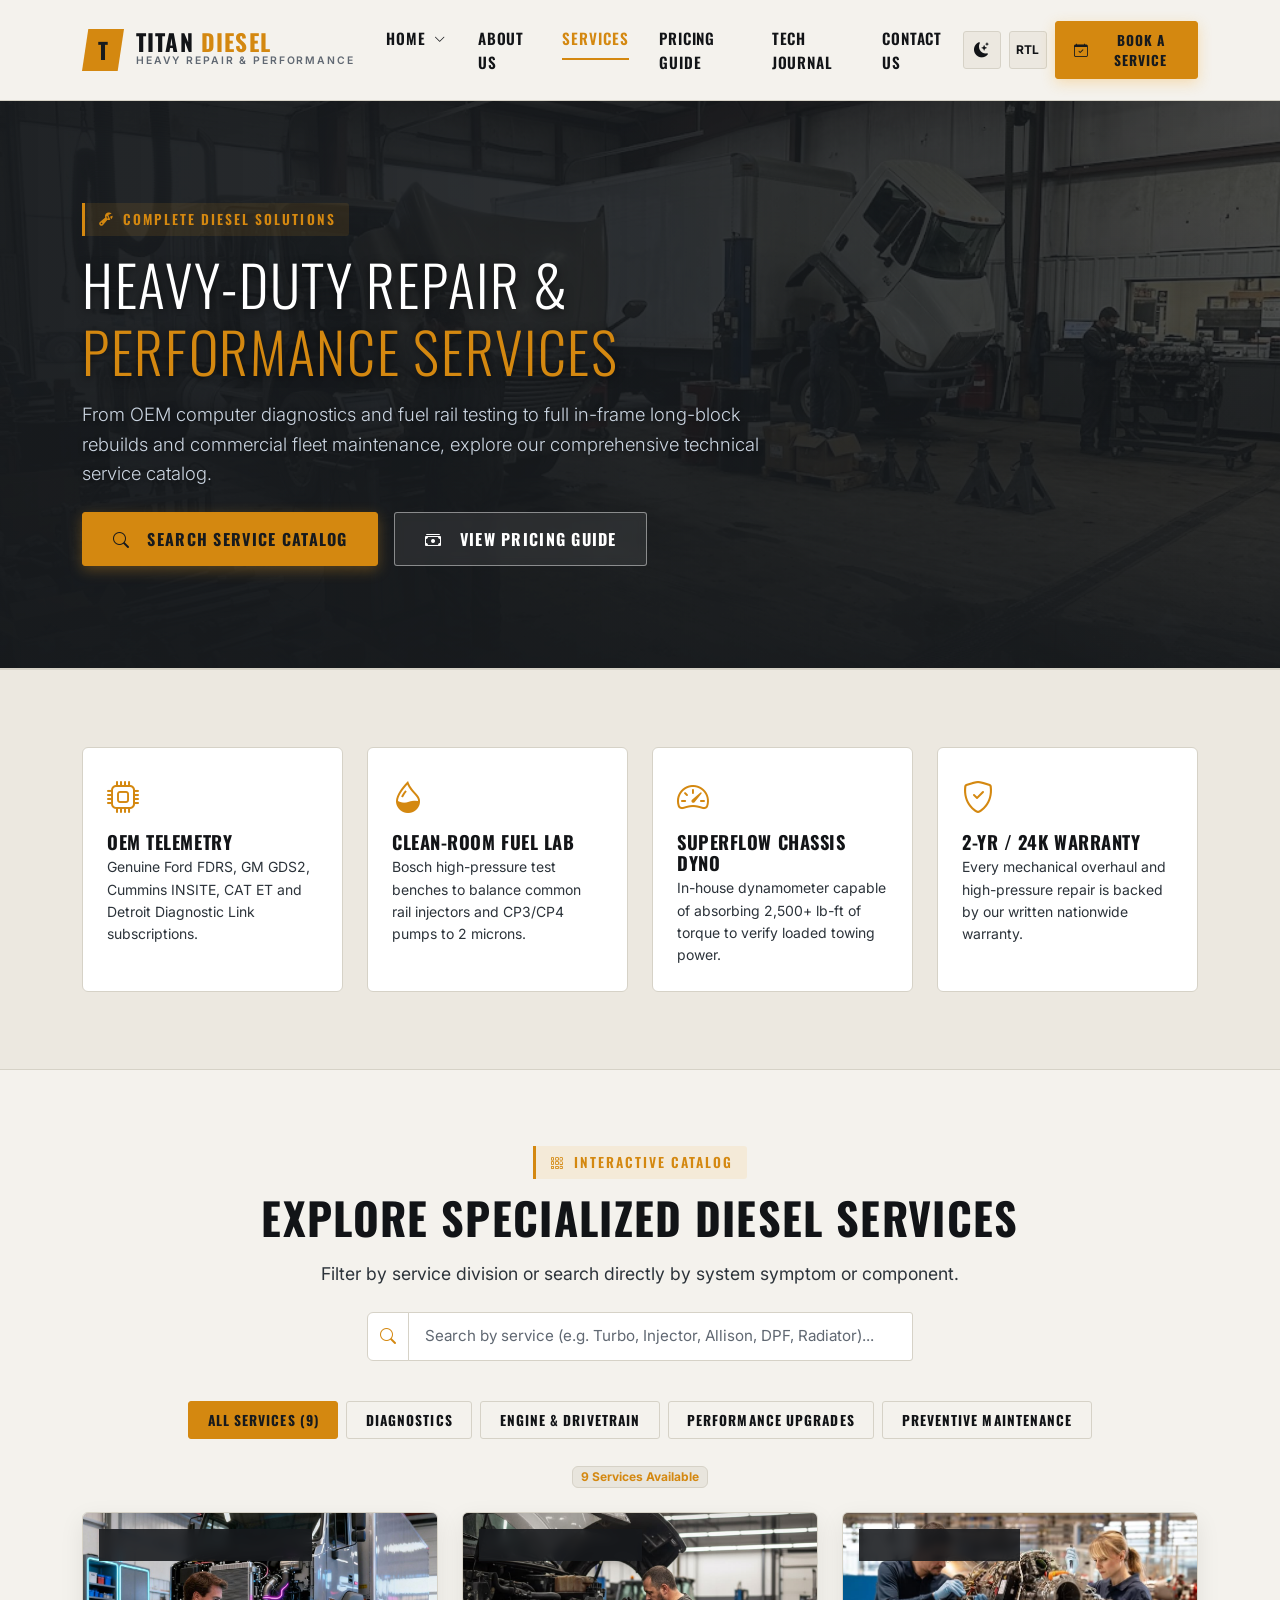
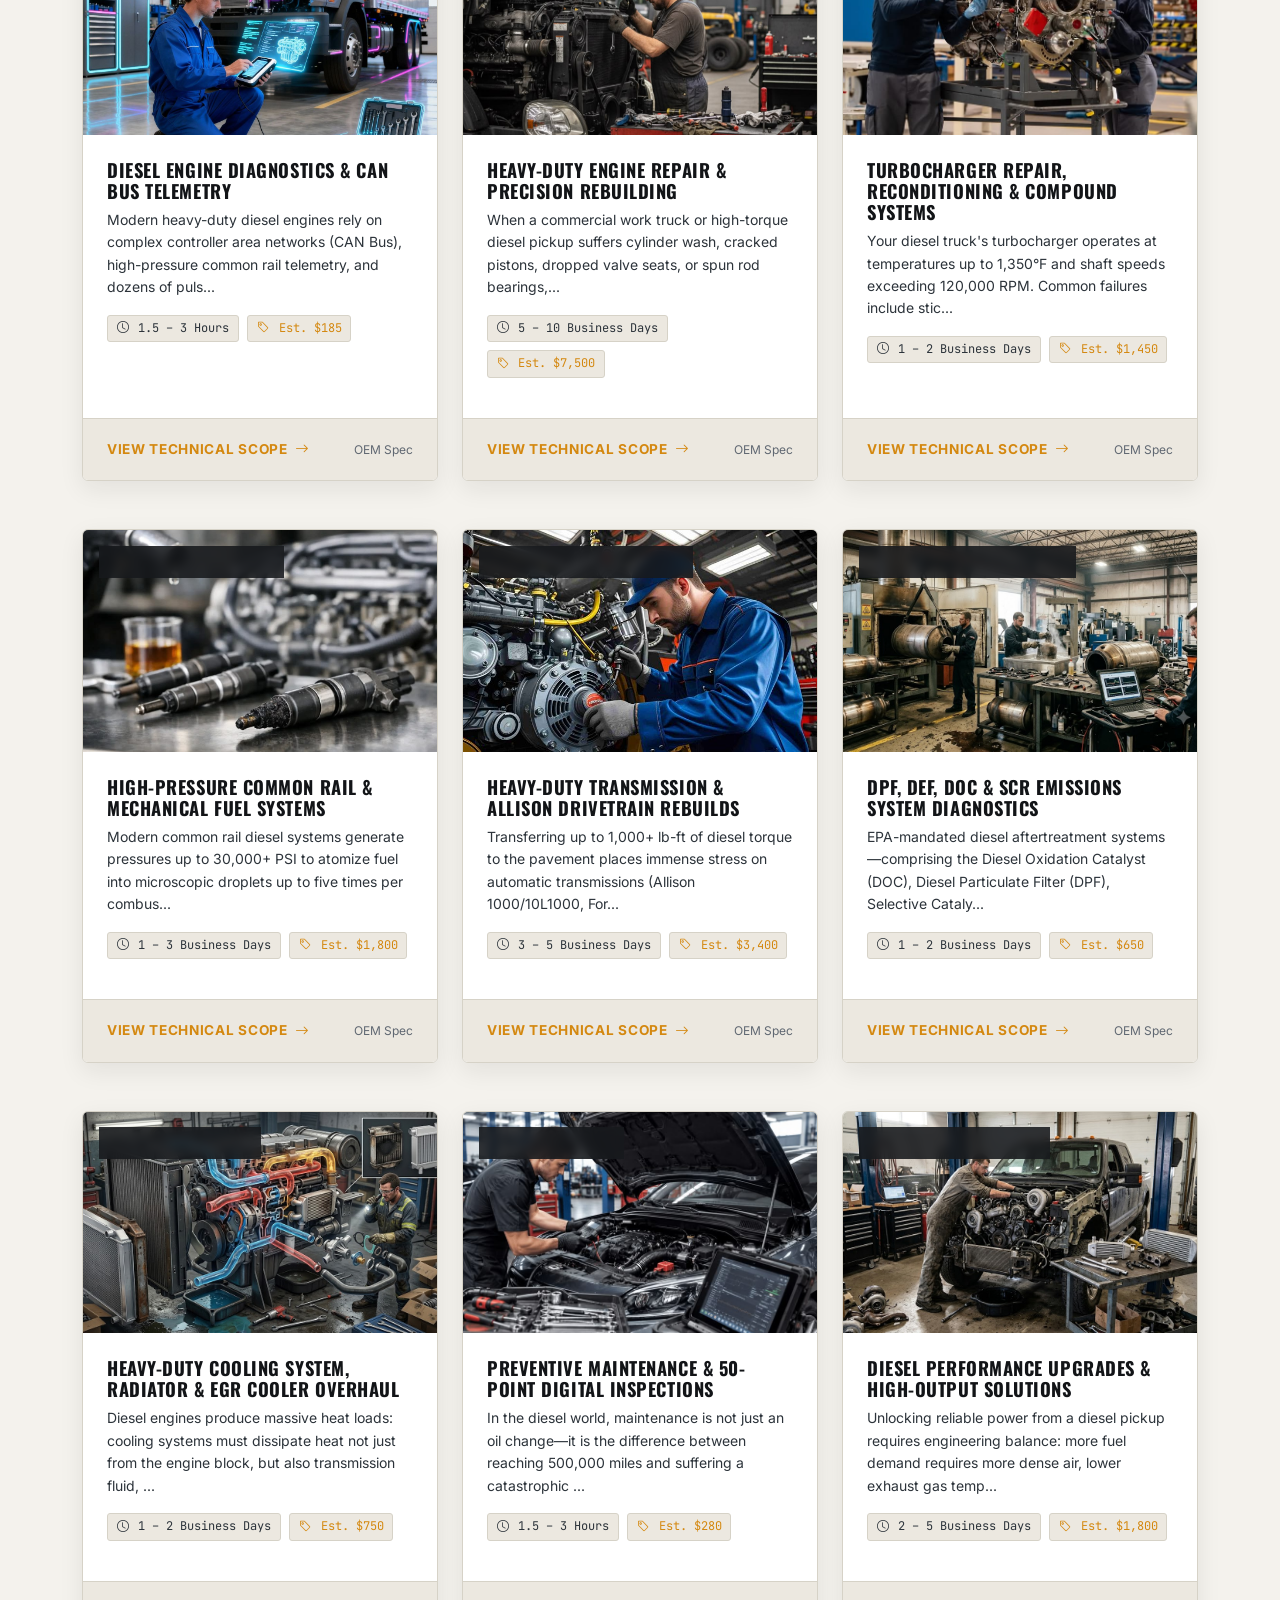
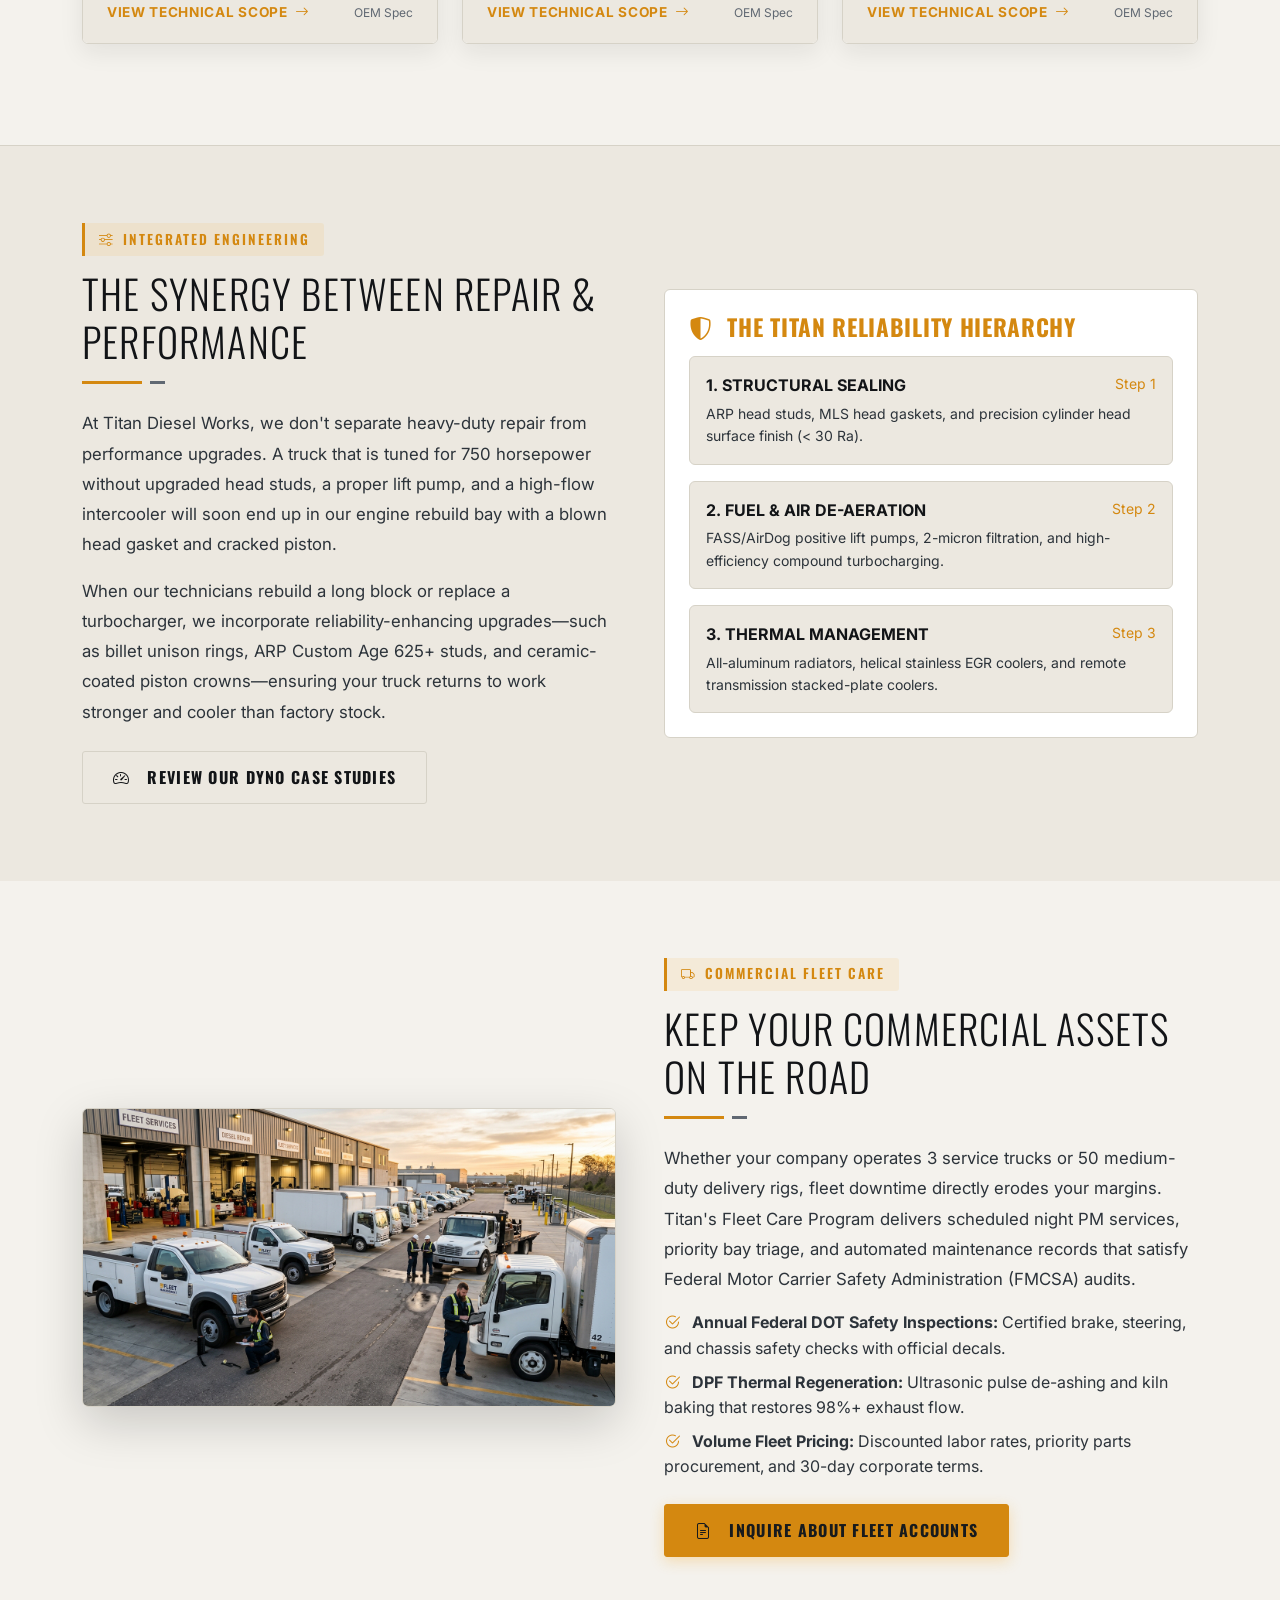
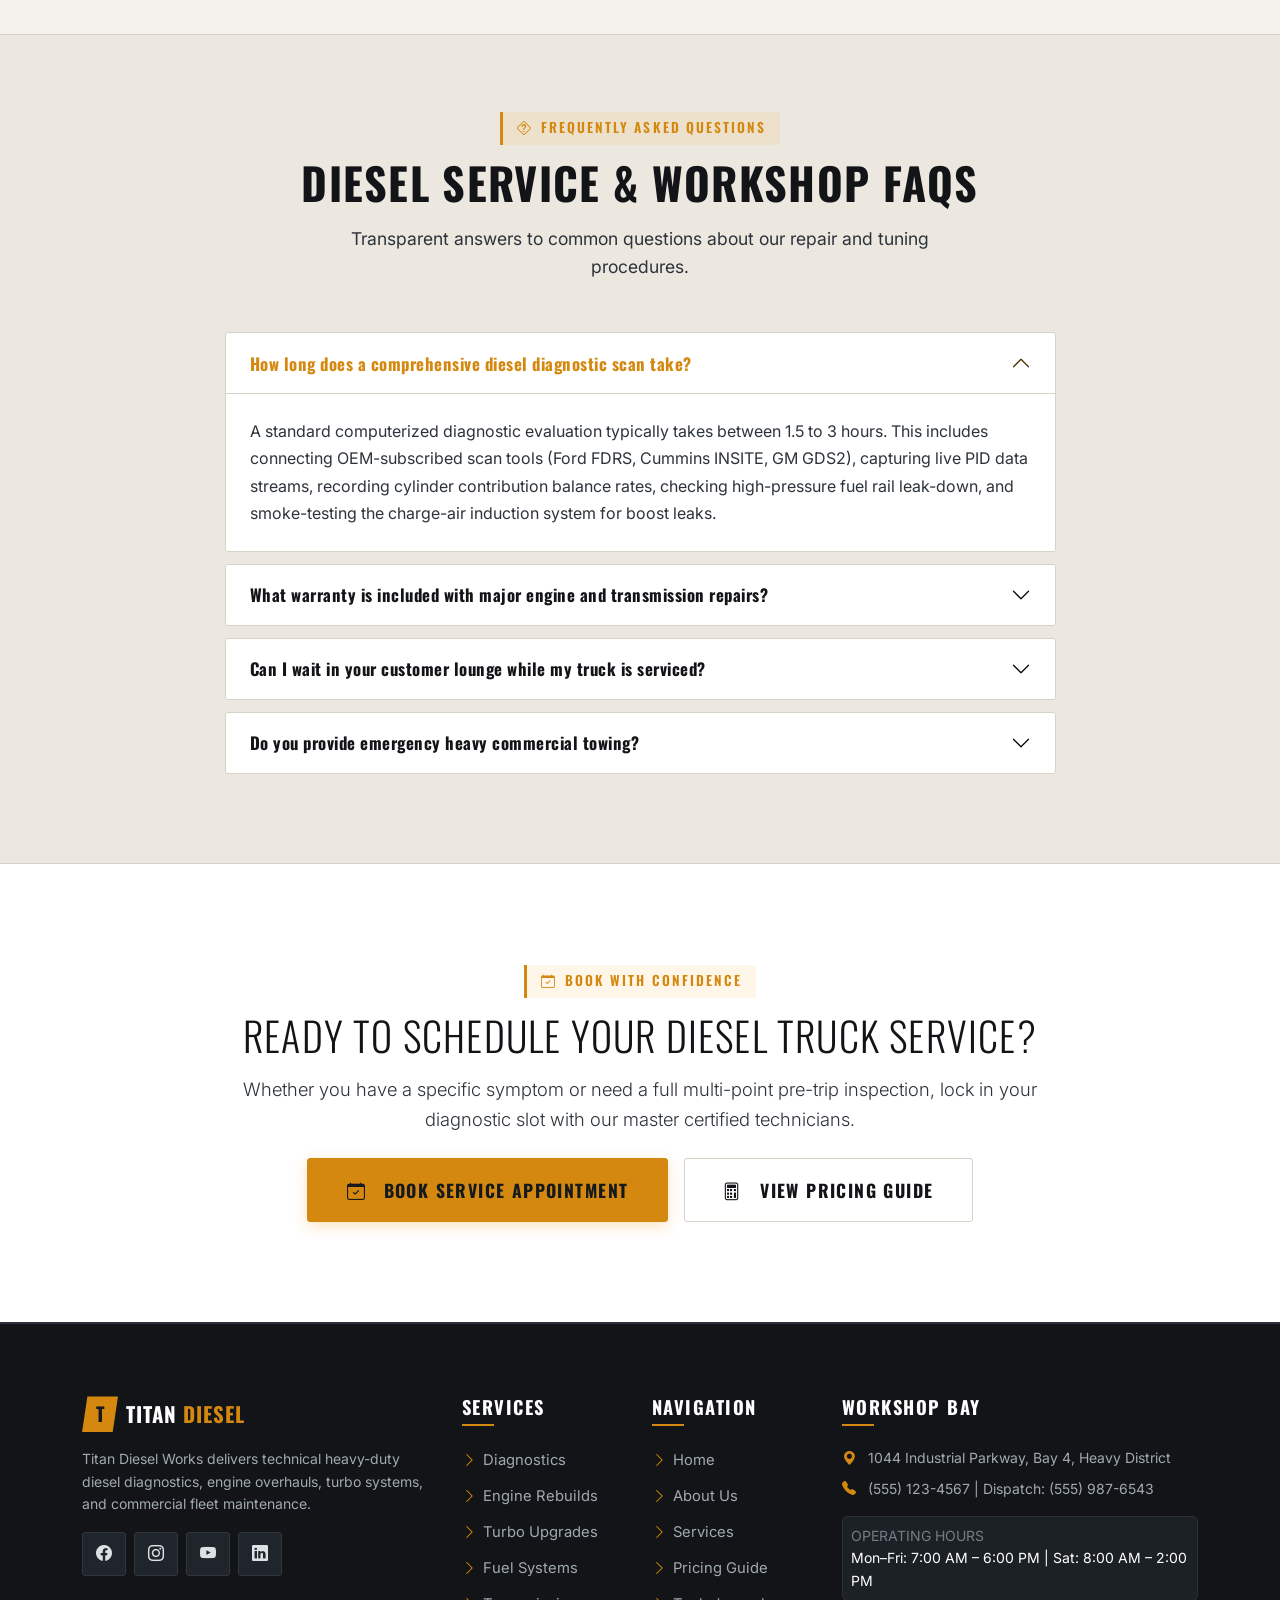
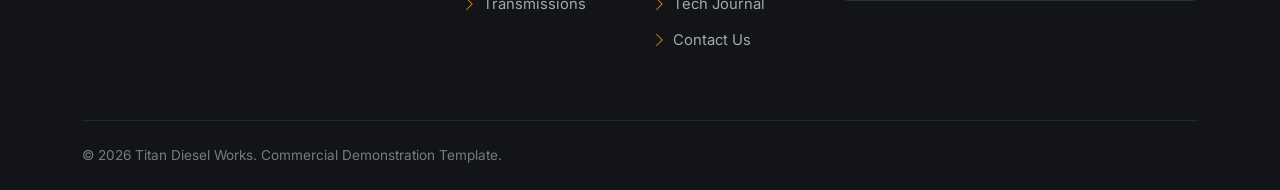
<file: services.html>
<!DOCTYPE html>
<html lang="en" dir="ltr" data-theme="dark">
<head>
  <meta charset="UTF-8">
  <meta name="viewport" content="width=device-width, initial-scale=1.0">
  <link rel="icon" type="image/svg+xml" href="assets/images/branding/titan-diesel-favicon.svg">
  <title>Diesel Services Directory | Titan Diesel Works</title>
  <meta name="description" content="Explore our full catalog of 10 specialized heavy-duty diesel services: engine diagnostics, precision rebuilds, turbocharger systems, fuel injection, and fleet care.">

  <!-- Open Graph -->
  <meta property="og:type" content="website">
  <meta property="og:title" content="Diesel Services Directory | Titan Diesel Works">
  <meta property="og:description" content="Complete heavy-duty diesel truck repair, diagnostics, and high-output performance solutions.">
  <meta property="og:image" content="assets/images/hero/hero-services.jpg">

  <!-- Fonts & Icons -->
  <link rel="preconnect" href="https://fonts.googleapis.com">
  <link rel="preconnect" href="https://fonts.gstatic.com" crossorigin>
  <link href="https://fonts.googleapis.com/css2?family=Inter:wght@300;400;500;600;700&family=Oswald:wght@500;600;700;800&family=JetBrains+Mono:wght@400;600&display=swap" rel="stylesheet">
  <link href="https://cdn.jsdelivr.net/npm/bootstrap@5.3.3/dist/css/bootstrap.min.css" rel="stylesheet">
  <link href="https://cdn.jsdelivr.net/npm/bootstrap-icons@1.11.3/font/bootstrap-icons.min.css" rel="stylesheet">

  <!-- Stylesheets -->
  <link rel="stylesheet" href="assets/css/style.css">
  <link rel="stylesheet" href="assets/css/responsive.css">
  <link rel="stylesheet" href="assets/css/rtl.css">
</head>
<body>

  <!-- Header -->
  <header class="site-header">
    <nav class="navbar navbar-expand-xl navbar-dark py-3">
      <div class="container">
        <a class="navbar-brand" href="index.html">
          <div class="brand-mark">T</div>
          <div class="brand-text">
            <span class="brand-name">TITAN <span>DIESEL</span></span>
            <span class="brand-sub">HEAVY REPAIR & PERFORMANCE</span>
          </div>
        </a>

        <div class="d-flex align-items-center gap-2 order-lg-3">
          <div class="nav-controls">
            <button type="button" class="control-btn theme-toggle-btn" aria-label="Toggle Theme" title="Switch Theme">
              <i class="bi bi-sun-fill"></i>
            </button>
            <button type="button" class="control-btn rtl-toggle-btn" aria-label="Toggle Layout Direction" title="Toggle RTL">
              <span class="btn-label font-mono fw-bold" style="font-size: 0.75rem;">RTL</span>
            </button>
          </div>
          <button type="button" class="btn btn-industrial-primary btn-industrial-sm d-none d-xl-inline-flex btn-book-service" data-bs-toggle="modal" data-bs-target="#serviceBookingModal">
            <i class="bi bi-calendar-check me-1"></i> Book a Service
          </button>
          <button class="navbar-toggler border-secondary ms-1" type="button" data-bs-toggle="collapse" data-bs-target="#navbarTitanNav" aria-controls="navbarTitanNav" aria-expanded="false" aria-label="Toggle navigation">
            <span class="navbar-toggler-icon"></span>
          </button>
        </div>

        <div class="collapse navbar-collapse order-lg-2" id="navbarTitanNav">
          <ul class="navbar-nav mx-auto mb-2 mb-lg-0">
            <li class="nav-item dropdown">
              <a class="nav-link dropdown-toggle" href="#" role="button" data-bs-toggle="dropdown" aria-expanded="false">Home <i class="bi bi-chevron-down nav-chevron ms-1"></i></a>
              <ul class="dropdown-menu">
                <li><a class="dropdown-item" href="index.html"><i class="bi bi-wrench me-2 text-accent"></i> Home 1: Heavy Diesel Landing</a></li>
                <li><a class="dropdown-item" href="home-2.html"><i class="bi bi-speedometer2 me-2 text-accent"></i> Home 2: Performance & Fleet</a></li>
              </ul>
            </li>
            <li class="nav-item"><a class="nav-link" href="about.html">About Us</a></li>
            <li class="nav-item"><a class="nav-link active" href="services.html">Services</a></li>
            <li class="nav-item"><a class="nav-link" href="pricing.html">Pricing Guide</a></li>
            <li class="nav-item"><a class="nav-link" href="blog.html">Tech Journal</a></li>
            <li class="nav-item"><a class="nav-link" href="contact.html">Contact Us</a></li>
          </ul>
        </div>
      </div>
    </nav>
  </header>

  <main>
    <!-- ========================================================================
         SECTION 1: SERVICES HERO
         Full-width banner and live search trigger
         ======================================================================== -->
    <section class="detail-hero">
      <img src="assets/images/hero/hero-services.jpg" alt="Technician performing diesel engine diagnostics" class="hero-bg-img">
      <div class="hero-bg-overlay"></div>
      <div class="container hero-content">
        <div class="row align-items-center">
          <div class="col-lg-9 col-xl-8">
            <span class="section-tagline"><i class="bi bi-wrench-adjustable"></i> Complete Diesel Solutions</span>
            <h1 class="display-4 font-heading text-uppercase mb-3">Heavy-Duty Repair &amp; <span class="text-accent">Performance Services</span></h1>
            <p class="lead text-secondary mb-4" style="font-size: 1.15rem; max-width: 680px;">
              From OEM computer diagnostics and fuel rail testing to full in-frame long-block rebuilds and commercial fleet maintenance, explore our comprehensive technical service catalog.
            </p>
            <div class="d-flex flex-wrap gap-3">
              <a href="#directorySection" class="btn btn-industrial-primary">
                <i class="bi bi-search me-2"></i> Search Service Catalog
              </a>
              <a href="pricing.html" class="btn btn-industrial-secondary">
                <i class="bi bi-cash-stack me-2"></i> View Pricing Guide
              </a>
            </div>
          </div>
        </div>
      </div>
    </section>

    <!-- ========================================================================
         SECTION 2: WORKSHOP CAPABILITIES OVERVIEW
         Highlights of diagnostic equipment and certifications
         ======================================================================== -->
    <section class="section-py bg-subtle-theme border-bottom border-secondary">
      <div class="container">
        <div class="row g-4">
          <div class="col-lg-3 col-sm-6">
            <div class="p-4 rounded border border-secondary bg-surface h-100">
              <i class="bi bi-cpu fs-2 text-accent mb-2 d-block"></i>
              <h5 class="font-heading mb-1">OEM Telemetry</h5>
              <p class="small text-secondary mb-0">Genuine Ford FDRS, GM GDS2, Cummins INSITE, CAT ET and Detroit Diagnostic Link subscriptions.</p>
            </div>
          </div>
          <div class="col-lg-3 col-sm-6">
            <div class="p-4 rounded border border-secondary bg-surface h-100">
              <i class="bi bi-droplet-half fs-2 text-accent mb-2 d-block"></i>
              <h5 class="font-heading mb-1">Clean-Room Fuel Lab</h5>
              <p class="small text-secondary mb-0">Bosch high-pressure test benches to balance common rail injectors and CP3/CP4 pumps to 2 microns.</p>
            </div>
          </div>
          <div class="col-lg-3 col-sm-6">
            <div class="p-4 rounded border border-secondary bg-surface h-100">
              <i class="bi bi-speedometer2 fs-2 text-accent mb-2 d-block"></i>
              <h5 class="font-heading mb-1">SuperFlow Chassis Dyno</h5>
              <p class="small text-secondary mb-0">In-house dynamometer capable of absorbing 2,500+ lb-ft of torque to verify loaded towing power.</p>
            </div>
          </div>
          <div class="col-lg-3 col-sm-6">
            <div class="p-4 rounded border border-secondary bg-surface h-100">
              <i class="bi bi-shield-check fs-2 text-accent mb-2 d-block"></i>
              <h5 class="font-heading mb-1">2-Yr / 24k Warranty</h5>
              <p class="small text-secondary mb-0">Every mechanical overhaul and high-pressure repair is backed by our written nationwide warranty.</p>
            </div>
          </div>
        </div>
      </div>
    </section>

    <!-- ========================================================================
         SECTION 3: SEARCHABLE & FILTERABLE SERVICE DIRECTORY
         All 10 services dynamically filtered and rendered via services.js
         ======================================================================== -->
    <section class="section-py bg-primary-theme" id="directorySection">
      <div class="container">
        <div class="section-header text-center mb-4">
          <span class="section-tagline"><i class="bi bi-grid-3x3-gap"></i> Interactive Catalog</span>
          <h2 class="section-title">Explore Specialized Diesel Services</h2>
          <p class="section-description mx-auto">Filter by service division or search directly by system symptom or component.</p>
        </div>

        <!-- Search Bar & Category Filter Pills -->
        <div class="row justify-content-center mb-4">
          <div class="col-lg-6 col-md-8 mb-3">
            <div class="input-group">
              <span class="input-group-text bg-secondary border-secondary text-accent"><i class="bi bi-search"></i></span>
              <input type="text" id="serviceSearchInput" class="form-control" placeholder="Search by service (e.g. Turbo, Injector, Allison, DPF, Radiator)..." aria-label="Search diesel services">
            </div>
          </div>
        </div>

        <div class="d-flex flex-wrap justify-content-center gap-2 mb-4">
          <button class="btn btn-industrial-secondary btn-industrial-sm service-filter-pill active" data-filter="all">All Services (9)</button>
          <button class="btn btn-industrial-secondary btn-industrial-sm service-filter-pill" data-filter="diagnostics">Diagnostics</button>
          <button class="btn btn-industrial-secondary btn-industrial-sm service-filter-pill" data-filter="repair">Engine & Drivetrain</button>
          <button class="btn btn-industrial-secondary btn-industrial-sm service-filter-pill" data-filter="performance">Performance Upgrades</button>
          <button class="btn btn-industrial-secondary btn-industrial-sm service-filter-pill" data-filter="maintenance">Preventive Maintenance</button>
        </div>

        <div class="text-center mb-4">
          <span id="serviceCountBadge" class="badge bg-secondary border border-secondary text-accent font-mono">9 Services Available</span>
        </div>

        <!-- Dynamic Service Grid (Injected via services.js) -->
        <div class="row g-4" id="servicesDirectoryGrid">
          <!-- Populated by assets/js/services.js -->
        </div>
      </div>
    </section>

    <!-- ========================================================================
         SECTION 4: HEAVY REPAIR VS PERFORMANCE UPGRADES (SPLIT FOCUS)
         Why mechanical reliability precedes power tuning
         ======================================================================== -->
    <section class="section-py bg-subtle-theme border-top border-secondary">
      <div class="container">
        <div class="row align-items-center g-5">
          <div class="col-lg-6">
            <span class="section-tagline"><i class="bi bi-sliders"></i> Integrated Engineering</span>
            <h2 class="display-6 font-heading mb-3">The Synergy Between Repair & Performance</h2>
            <div class="industrial-divider"></div>
            <p class="text-secondary mb-3" style="font-size: 1.05rem; line-height: 1.8;">
              At Titan Diesel Works, we don't separate heavy-duty repair from performance upgrades. A truck that is tuned for 750 horsepower without upgraded head studs, a proper lift pump, and a high-flow intercooler will soon end up in our engine rebuild bay with a blown head gasket and cracked piston.
            </p>
            <p class="text-secondary mb-4" style="font-size: 1.05rem; line-height: 1.8;">
              When our technicians rebuild a long block or replace a turbocharger, we incorporate reliability-enhancing upgrades—such as billet unison rings, ARP Custom Age 625+ studs, and ceramic-coated piston crowns—ensuring your truck returns to work stronger and cooler than factory stock.
            </p>
            <a href="projects.html" class="btn btn-industrial-secondary">
              <i class="bi bi-speedometer2 me-2"></i> Review Our Dyno Case Studies
            </a>
          </div>

          <div class="col-lg-6">
            <div class="p-4 rounded border border-secondary bg-surface">
              <h4 class="font-heading mb-3 text-accent"><i class="bi bi-shield-shaded me-2"></i> The Titan Reliability Hierarchy</h4>
              <div class="d-flex flex-column gap-3">
                <div class="p-3 rounded bg-subtle border border-secondary">
                  <div class="d-flex justify-content-between mb-1">
                    <strong class="font-heading text-uppercase">1. Structural Sealing</strong>
                    <span class="text-accent font-mono small">Step 1</span>
                  </div>
                  <p class="small text-secondary mb-0">ARP head studs, MLS head gaskets, and precision cylinder head surface finish (< 30 Ra).</p>
                </div>
                <div class="p-3 rounded bg-subtle border border-secondary">
                  <div class="d-flex justify-content-between mb-1">
                    <strong class="font-heading text-uppercase">2. Fuel & Air De-Aeration</strong>
                    <span class="text-accent font-mono small">Step 2</span>
                  </div>
                  <p class="small text-secondary mb-0">FASS/AirDog positive lift pumps, 2-micron filtration, and high-efficiency compound turbocharging.</p>
                </div>
                <div class="p-3 rounded bg-subtle border border-secondary">
                  <div class="d-flex justify-content-between mb-1">
                    <strong class="font-heading text-uppercase">3. Thermal Management</strong>
                    <span class="text-accent font-mono small">Step 3</span>
                  </div>
                  <p class="small text-secondary mb-0">All-aluminum radiators, helical stainless EGR coolers, and remote transmission stacked-plate coolers.</p>
                </div>
              </div>
            </div>
          </div>
        </div>
      </div>
    </section>

    <!-- ========================================================================
         SECTION 5: FLEET PREVENTIVE MAINTENANCE & COMMERCIAL PROGRAMS
         Uptime, DOT safety, lower cost-per-mile
         ======================================================================== -->
    <section class="section-py bg-primary-theme">
      <div class="container">
        <div class="row align-items-center g-5">
          <div class="col-lg-6 order-lg-2">
            <span class="section-tagline"><i class="bi bi-truck"></i> Commercial Fleet Care</span>
            <h2 class="display-6 font-heading mb-3">Keep Your Commercial Assets On the Road</h2>
            <div class="industrial-divider"></div>
            <p class="text-secondary mb-3" style="font-size: 1.05rem; line-height: 1.8;">
              Whether your company operates 3 service trucks or 50 medium-duty delivery rigs, fleet downtime directly erodes your margins. Titan's Fleet Care Program delivers scheduled night PM services, priority bay triage, and automated maintenance records that satisfy Federal Motor Carrier Safety Administration (FMCSA) audits.
            </p>
            <ul class="list-unstyled text-secondary mb-4">
              <li class="mb-2"><i class="bi bi-check2-circle text-accent me-2"></i> <strong>Annual Federal DOT Safety Inspections:</strong> Certified brake, steering, and chassis safety checks with official decals.</li>
              <li class="mb-2"><i class="bi bi-check2-circle text-accent me-2"></i> <strong>DPF Thermal Regeneration:</strong> Ultrasonic pulse de-ashing and kiln baking that restores 98%+ exhaust flow.</li>
              <li class="mb-2"><i class="bi bi-check2-circle text-accent me-2"></i> <strong>Volume Fleet Pricing:</strong> Discounted labor rates, priority parts procurement, and 30-day corporate terms.</li>
            </ul>
            <a href="contact.html?service=fleet-maintenance" class="btn btn-industrial-primary">
              <i class="bi bi-file-earmark-text me-2"></i> Inquire About Fleet Accounts
            </a>
          </div>

          <div class="col-lg-6 order-lg-1">
            <div class="rounded overflow-hidden border border-secondary shadow-lg">
              <img src="assets/images/services/commercial-fleet-maintenance.jpg" alt="Commercial Fleet Trucks Lineup" class="img-fluid w-100" style="object-fit: cover;">
            </div>
          </div>
        </div>
      </div>
    </section>

    <!-- ========================================================================
         SECTION 6: SERVICE WORKFLOW & FREQUENTLY ASKED QUESTIONS
         General service questions & appointment expectations
         ======================================================================== -->
    <section class="section-py bg-subtle-theme border-top border-secondary">
      <div class="container">
        <div class="section-header text-center">
          <span class="section-tagline"><i class="bi bi-question-diamond"></i> Frequently Asked Questions</span>
          <h2 class="section-title">Diesel Service & Workshop FAQs</h2>
          <p class="section-description mx-auto">Transparent answers to common questions about our repair and tuning procedures.</p>
        </div>

        <div class="row justify-content-center">
          <div class="col-lg-9">
            <div class="accordion accordion-industrial" id="generalServicesAccordion">
              <div class="accordion-item">
                <h3 class="accordion-header" id="genFaqHead1">
                  <button class="accordion-button" type="button" data-bs-toggle="collapse" data-bs-target="#genFaqCol1" aria-expanded="true" aria-controls="genFaqCol1">
                    How long does a comprehensive diesel diagnostic scan take?
                  </button>
                </h3>
                <div id="genFaqCol1" class="accordion-collapse collapse show" aria-labelledby="genFaqHead1" data-bs-parent="#generalServicesAccordion">
                  <div class="accordion-body">
                    A standard computerized diagnostic evaluation typically takes between 1.5 to 3 hours. This includes connecting OEM-subscribed scan tools (Ford FDRS, Cummins INSITE, GM GDS2), capturing live PID data streams, recording cylinder contribution balance rates, checking high-pressure fuel rail leak-down, and smoke-testing the charge-air induction system for boost leaks.
                  </div>
                </div>
              </div>

              <div class="accordion-item">
                <h3 class="accordion-header" id="genFaqHead2">
                  <button class="accordion-button collapsed" type="button" data-bs-toggle="collapse" data-bs-target="#genFaqCol2" aria-expanded="false" aria-controls="genFaqCol2">
                    What warranty is included with major engine and transmission repairs?
                  </button>
                </h3>
                <div id="genFaqCol2" class="accordion-collapse collapse" aria-labelledby="genFaqHead2" data-bs-parent="#generalServicesAccordion">
                  <div class="accordion-body">
                    We back all qualifying long-block engine overhauls, built heavy-duty transmissions, and OEM-reconditioned fuel injection assemblies with a written 2-Year / 24,000-Mile Limited Powertrain Warranty covering both parts and labor. Commercial fleet contracts receive customized fleet-specific warranty terms.
                  </div>
                </div>
              </div>

              <div class="accordion-item">
                <h3 class="accordion-header" id="genFaqHead3">
                  <button class="accordion-button collapsed" type="button" data-bs-toggle="collapse" data-bs-target="#genFaqCol3" aria-expanded="false" aria-controls="genFaqCol3">
                    Can I wait in your customer lounge while my truck is serviced?
                  </button>
                </h3>
                <div id="genFaqCol3" class="accordion-collapse collapse" aria-labelledby="genFaqHead3" data-bs-parent="#generalServicesAccordion">
                  <div class="accordion-body">
                    Yes! For routine preventive maintenance (PM) services and standard diagnostic scans, customers can relax in our modern lounge equipped with high-speed Wi-Fi, work desks, complimentary refreshments, and a view into Bay 1. For multi-day engine rebuilds or compound turbo builds, we provide daily digital photo updates directly via text or email.
                  </div>
                </div>
              </div>

              <div class="accordion-item">
                <h3 class="accordion-header" id="genFaqHead4">
                  <button class="accordion-button collapsed" type="button" data-bs-toggle="collapse" data-bs-target="#genFaqCol4" aria-expanded="false" aria-controls="genFaqCol4">
                    Do you provide emergency heavy commercial towing?
                  </button>
                </h3>
                <div id="genFaqCol4" class="accordion-collapse collapse" aria-labelledby="genFaqHead4" data-bs-parent="#generalServicesAccordion">
                  <div class="accordion-body">
                    Yes. We partner with specialized commercial heavy-wrecker towing companies capable of transporting loaded Class 3 through Class 8 trucks, goosenecks, and commercial trailers directly to our secure, fenced yard 24 hours a day, 7 days a week.
                  </div>
                </div>
              </div>
            </div>
          </div>
        </div>
      </div>
    </section>

    <!-- ========================================================================
         SECTION 7: BOOKING CONSULTATION CTA
         Direct action prompt to book any service
         ======================================================================== -->
    <section class="section-py bg-secondary-theme border-top border-secondary text-center">
      <div class="container">
        <div class="py-4" style="max-width: 800px; margin: 0 auto;">
          <span class="section-tagline"><i class="bi bi-calendar-check"></i> Book With Confidence</span>
          <h2 class="display-6 font-heading mb-3">Ready to Schedule Your Diesel Truck Service?</h2>
          <p class="lead text-secondary mb-4" style="font-size: 1.15rem;">
            Whether you have a specific symptom or need a full multi-point pre-trip inspection, lock in your diagnostic slot with our master certified technicians.
          </p>
          <div class="d-flex flex-wrap justify-content-center gap-3">
            <button type="button" class="btn btn-industrial-primary btn-industrial-lg btn-book-service" data-bs-toggle="modal" data-bs-target="#serviceBookingModal">
              <i class="bi bi-calendar-check me-2"></i> Book Service Appointment
            </button>
            <a href="pricing.html" class="btn btn-industrial-secondary btn-industrial-lg">
              <i class="bi bi-calculator me-2"></i> View Pricing Guide
            </a>
          </div>
        </div>
      </div>
    </section>
  </main>

  <!-- Footer -->
  <footer class="site-footer">
    <div class="container">
      <div class="row g-4">
        <div class="col-lg-4 col-md-6 footer-col">
          <div class="d-flex align-items-center gap-2 mb-3">
            <div class="brand-mark" style="width: 36px; height: 36px; font-size: 1.2rem;">T</div>
            <span class="brand-name" style="font-size: 1.3rem;">TITAN <span>DIESEL</span></span>
          </div>
          <p class="small text-secondary mb-3">
            Titan Diesel Works delivers technical heavy-duty diesel diagnostics, engine overhauls, turbo systems, and commercial fleet maintenance.
          </p>
          <div class="d-flex align-items-center gap-2">
            <a href="https://www.facebook.com" target="_blank" rel="noopener noreferrer" class="btn-icon-square" aria-label="Facebook"><i class="bi bi-facebook"></i></a>
            <a href="https://www.instagram.com" target="_blank" rel="noopener noreferrer" class="btn-icon-square" aria-label="Instagram"><i class="bi bi-instagram"></i></a>
            <a href="https://www.youtube.com" target="_blank" rel="noopener noreferrer" class="btn-icon-square" aria-label="YouTube"><i class="bi bi-youtube"></i></a>
            <a href="https://www.linkedin.com" target="_blank" rel="noopener noreferrer" class="btn-icon-square" aria-label="LinkedIn"><i class="bi bi-linkedin"></i></a>
          </div>
        </div>

        <div class="col-lg-2 col-md-6 footer-col">
          <h5 class="footer-title">Services</h5>
          <ul class="footer-links">
            <li><a href="service-details.html?id=engine-diagnostics"><i class="bi bi-chevron-right text-accent"></i> Diagnostics</a></li>
            <li><a href="service-details.html?id=engine-rebuild"><i class="bi bi-chevron-right text-accent"></i> Engine Rebuilds</a></li>
            <li><a href="service-details.html?id=turbocharger-upgrades"><i class="bi bi-chevron-right text-accent"></i> Turbo Upgrades</a></li>
            <li><a href="service-details.html?id=fuel-injection"><i class="bi bi-chevron-right text-accent"></i> Fuel Systems</a></li>
            <li><a href="service-details.html?id=transmission-drivetrain"><i class="bi bi-chevron-right text-accent"></i> Transmissions</a></li>
          </ul>
        </div>

        <div class="col-lg-2 col-md-6 footer-col">
          <h5 class="footer-title">Navigation</h5>
          <ul class="footer-links">
            <li><a href="index.html"><i class="bi bi-chevron-right text-accent"></i> Home</a></li>
            <li><a href="about.html"><i class="bi bi-chevron-right text-accent"></i> About Us</a></li>
            <li><a href="services.html"><i class="bi bi-chevron-right text-accent"></i> Services</a></li>
            <li><a href="pricing.html"><i class="bi bi-chevron-right text-accent"></i> Pricing Guide</a></li>
            <li><a href="blog.html"><i class="bi bi-chevron-right text-accent"></i> Tech Journal</a></li>
            <li><a href="contact.html"><i class="bi bi-chevron-right text-accent"></i> Contact Us</a></li>
          </ul>
        </div>

        <div class="col-lg-4 col-md-6 footer-col">
          <h5 class="footer-title">Workshop Bay</h5>
          <p class="small text-secondary mb-2">
            <i class="bi bi-geo-alt-fill text-accent me-2"></i> 1044 Industrial Parkway, Bay 4, Heavy District
          </p>
          <p class="small text-secondary mb-2">
            <i class="bi bi-telephone-fill text-accent me-2"></i> (555) 123-4567 | Dispatch: (555) 987-6543
          </p>
          <div class="p-2 rounded bg-subtle border border-secondary mt-3">
            <span class="d-block small text-muted font-heading text-uppercase">Operating Hours</span>
            <span class="small text-primary-theme d-block">Mon–Fri: 7:00 AM – 6:00 PM | Sat: 8:00 AM – 2:00 PM</span>
          </div>
        </div>
      </div>

      <div class="footer-bottom d-flex flex-wrap justify-content-between align-items-center gap-2">
        <div>
          &copy; <span class="current-year">2026</span> Titan Diesel Works. Commercial Demonstration Template.
        </div>
      </div>
    </div>
  </footer>

  <!-- Scripts -->
  <script src="https://cdn.jsdelivr.net/npm/bootstrap@5.3.3/dist/js/bootstrap.bundle.min.js"></script>
  <script src="assets/js/theme.js"></script>
  <script src="assets/js/rtl.js"></script>
  <script src="assets/js/navigation.js"></script>
  <script src="assets/js/data/services-data.js"></script>
  <script src="assets/js/services.js"></script>
  <script src="assets/js/main.js"></script>
</body>
</html>
</file>
<file: assets/css/style.css>
/* ==========================================================================
   TITAN DIESEL REPAIR & PERFORMANCE - DESIGN SYSTEM & MASTER STYLESHEET
   Industrial Automotive Aesthetic: Rugged, Powerful, Precision-Engineered
   ========================================================================== */

/* --------------------------------------------------------------------------
   1. ROOT VARIABLES & THEME DEFINITIONS
   -------------------------------------------------------------------------- */
:root {
  /* Typography */
  --font-heading: 'Oswald', 'Barlow Condensed', -apple-system, BlinkMacSystemFont, "Segoe UI", Roboto, sans-serif;
  --font-body: 'Inter', -apple-system, BlinkMacSystemFont, "Segoe UI", Roboto, sans-serif;
  --font-mono: 'JetBrains Mono', 'Fira Code', SFMono-Regular, Menlo, Monaco, Consolas, monospace;

  /* Industrial Palette Base */
  --color-charcoal-black: #171A1D;
  --color-deep-graphite: #22272C;
  --color-surface-elevated: #2B3238;
  --color-surface-hover: #343C44;
  --color-steel-gray: #737D86;
  --color-light-steel: #A0AAB3;
  --color-warm-offwhite: #F4F2ED;
  --color-performance-amber: #F5A623;
  --color-amber-hover: #E09415;
  --color-amber-glow: rgba(245, 166, 35, 0.25);
  --color-amber-subtle: rgba(245, 166, 35, 0.1);
  --color-industrial-red: #B9382F;
  --color-red-subtle: rgba(185, 56, 47, 0.15);
  --color-success: #2E8B57;
  --color-success-subtle: rgba(46, 139, 87, 0.15);
  --color-pure-white: #FFFFFF;

  /* Default Theme: Dark (Industrial Workshop Aesthetic) */
  --bg-primary: #171A1D;
  --bg-secondary: #22272C;
  --bg-surface: #262D33;
  --bg-elevated: #2F373F;
  --bg-subtle: #1C2125;
  --bg-input: #1B2024;
  
  --text-primary: #FFFFFF;
  --text-secondary: #DCE1E6;
  --text-muted: #A6B0BA;
  --text-inverse: #171A1D;
  
  --border-color: #38424B;
  --border-light: #2A3138;
  --border-focus: #F5A623;
  --border-accent: rgba(245, 166, 35, 0.45);
  
  --accent-color: #F5A623;
  --accent-hover: #E09415;
  --accent-contrast: #171A1D;
  
  --card-shadow: 0 10px 30px rgba(0, 0, 0, 0.4);
  --card-shadow-hover: 0 18px 40px rgba(0, 0, 0, 0.6), 0 0 20px rgba(245, 166, 35, 0.12);
  --header-bg: rgba(23, 26, 29, 0.96);
  --footer-bg: #121417;

  /* Layout & Geometry */
  --radius-sm: 3px;
  --radius-md: 6px;
  --radius-lg: 10px;
  --transition-fast: 0.15s ease-in-out;
  --transition-normal: 0.25s ease-in-out;
  --transition-smooth: 0.4s cubic-bezier(0.16, 1, 0.3, 1);
  --section-padding-y: clamp(3.5rem, 6vw, 6rem);
}

/* Light Mode Overrides */
[data-theme="light"] {
  --bg-primary: #F4F2ED;
  --bg-secondary: #FFFFFF;
  --bg-surface: #FFFFFF;
  --bg-elevated: #E8E5DD;
  --bg-subtle: #ECE8E0;
  --bg-input: #FFFFFF;
  
  --text-primary: #121417;
  --text-secondary: #2C333A;
  --text-muted: #606872;
  --text-inverse: #FFFFFF;
  
  --border-color: #D6D2C7;
  --border-light: #E4E0D6;
  --border-focus: #D48810;
  --border-accent: rgba(212, 136, 16, 0.45);
  
  --accent-color: #D48810;
  --accent-hover: #B87309;
  --accent-contrast: #FFFFFF;
  
  --card-shadow: 0 8px 24px rgba(23, 26, 29, 0.08);
  --card-shadow-hover: 0 16px 36px rgba(23, 26, 29, 0.14), 0 0 15px rgba(212, 136, 16, 0.15);
  --header-bg: rgba(244, 242, 237, 0.98);
  --footer-bg: #121417; /* Keep footer dark & solid for strong industrial anchoring */
}

/* --------------------------------------------------------------------------
   2. GLOBAL RESET & BASE STYLES
   -------------------------------------------------------------------------- */
*, *::before, *::after {
  box-sizing: border-box;
}

html {
  scroll-behavior: smooth;
  font-size: 16px;
  overflow-x: clip;
}

body {
  font-family: var(--font-body);
  background-color: var(--bg-primary);
  color: var(--text-primary);
  line-height: 1.6;
  margin: 0;
  padding: 0;
  overflow-x: clip;
  transition: background-color var(--transition-normal), color var(--transition-normal);
  -webkit-font-smoothing: antialiased;
}

/* Custom Scrollbar */
::-webkit-scrollbar {
  width: 10px;
  height: 10px;
}
::-webkit-scrollbar-track {
  background: var(--bg-primary);
}
::-webkit-scrollbar-thumb {
  background: var(--border-color);
  border-radius: var(--radius-sm);
  border: 2px solid var(--bg-primary);
}
::-webkit-scrollbar-thumb:hover {
  background: var(--accent-color);
}

/* --------------------------------------------------------------------------
   3. TYPOGRAPHY & INDUSTRIAL HEADINGS
   -------------------------------------------------------------------------- */
h1, h2, h3, h4, h5, h6,
.h1, .h2, .h3, .h4, .h5, .h6 {
  font-family: var(--font-heading);
  font-weight: 700;
  letter-spacing: 0.03em;
  text-transform: uppercase;
  color: var(--text-primary);
  line-height: 1.15;
  margin-bottom: 0.75rem;
}

h1, .h1 { font-size: clamp(2.3rem, 4.8vw, 3.8rem); font-weight: 800; }
h2, .h2 { font-size: clamp(1.8rem, 3.5vw, 2.75rem); }
h3, .h3 { font-size: clamp(1.4rem, 2.5vw, 2rem); }
h4, .h4 { font-size: clamp(1.15rem, 1.8vw, 1.45rem); }
h5, .h5 { font-size: 1.15rem; }
h6, .h6 { font-size: 0.95rem; letter-spacing: 0.08em; }

p {
  margin-bottom: 1.25rem;
  color: var(--text-secondary);
}

a {
  color: var(--accent-color);
  text-decoration: none;
  transition: color var(--transition-fast);
}
a:hover {
  color: var(--accent-hover);
}

.text-accent {
  color: var(--accent-color) !important;
}

.text-primary,
.text-primary-theme {
  color: var(--text-primary) !important;
}

.text-secondary,
.text-secondary-theme {
  color: var(--text-secondary) !important;
}

.text-muted,
.text-muted-theme {
  color: var(--text-muted) !important;
}

.lead {
  color: var(--text-secondary);
}

.bg-surface {
  background-color: var(--bg-surface) !important;
}

.bg-subtle,
.bg-subtle-theme {
  background-color: var(--bg-subtle) !important;
}

.bg-secondary,
.bg-secondary-theme {
  background-color: var(--bg-secondary) !important;
}

.bg-elevated {
  background-color: var(--bg-elevated) !important;
}

.border-secondary {
  border-color: var(--border-color) !important;
}

.border-light {
  border-color: var(--border-light) !important;
}

.badge.bg-secondary {
  background-color: var(--bg-elevated) !important;
  border: 1px solid var(--border-color) !important;
  color: var(--text-primary) !important;
}

.badge.bg-secondary.text-accent {
  color: var(--accent-color) !important;
}

.btn-industrial-secondary.active,
.service-filter-pill.active,
.project-filter-pill.active,
.blog-filter-pill.active {
  background-color: var(--accent-color) !important;
  color: #171A1D !important;
  border-color: var(--accent-color) !important;
  font-weight: 700;
}

/* Section Header Component */
.section-header {
  margin-bottom: clamp(2rem, 4vw, 3.5rem);
}
.section-tagline {
  display: inline-flex;
  align-items: center;
  gap: 0.5rem;
  font-family: var(--font-heading);
  font-size: 0.85rem;
  font-weight: 600;
  text-transform: uppercase;
  letter-spacing: 0.15em;
  color: var(--accent-color);
  background-color: var(--color-amber-subtle);
  border-left: 3px solid var(--accent-color);
  padding: 0.35rem 0.85rem;
  margin-bottom: 0.85rem;
  border-radius: 0 var(--radius-sm) var(--radius-sm) 0;
}
.section-title {
  margin-bottom: 1rem;
}
.section-description {
  font-size: 1.1rem;
  max-width: 680px;
  color: var(--text-secondary);
}

/* Mechanical Slash / Accent Bar */
.industrial-divider {
  height: 3px;
  width: 60px;
  background-color: var(--accent-color);
  margin-bottom: 1.5rem;
  position: relative;
}
.industrial-divider::after {
  content: '';
  position: absolute;
  left: 68px;
  top: 0;
  width: 15px;
  height: 3px;
  background-color: var(--text-muted);
}

/* --------------------------------------------------------------------------
   4. BUTTONS & INDUSTRIAL CALL TO ACTIONS
   -------------------------------------------------------------------------- */
.btn-industrial-primary {
  display: inline-flex;
  align-items: center;
  justify-content: center;
  gap: 0.6rem;
  font-family: var(--font-heading);
  font-size: 1rem;
  font-weight: 700;
  letter-spacing: 0.08em;
  text-transform: uppercase;
  padding: 0.85rem 1.85rem;
  background-color: var(--accent-color);
  color: #171A1D;
  border: 1px solid var(--accent-color);
  border-radius: var(--radius-sm);
  position: relative;
  overflow: hidden;
  transition: all var(--transition-fast);
  cursor: pointer;
  box-shadow: 0 4px 14px rgba(245, 166, 35, 0.3);
}
.btn-industrial-primary:hover,
.btn-industrial-primary:focus {
  background-color: var(--accent-hover);
  border-color: var(--accent-hover);
  color: #171A1D;
  transform: translateY(-2px);
  box-shadow: 0 6px 20px rgba(245, 166, 35, 0.45);
}

.btn-industrial-secondary {
  display: inline-flex;
  align-items: center;
  justify-content: center;
  gap: 0.6rem;
  font-family: var(--font-heading);
  font-size: 1rem;
  font-weight: 700;
  letter-spacing: 0.08em;
  text-transform: uppercase;
  padding: 0.85rem 1.85rem;
  background-color: transparent;
  color: var(--text-primary);
  border: 1px solid var(--border-color);
  border-radius: var(--radius-sm);
  transition: all var(--transition-fast);
  cursor: pointer;
}
.btn-industrial-secondary:hover,
.btn-industrial-secondary:focus {
  background-color: var(--bg-surface);
  border-color: var(--accent-color);
  color: var(--accent-color);
  transform: translateY(-2px);
}

.btn-industrial-sm {
  padding: 0.5rem 1.15rem;
  font-size: 0.85rem;
}

.btn-industrial-lg {
  padding: 1.1rem 2.4rem;
  font-size: 1.1rem;
}

.btn-icon-square {
  width: 44px;
  height: 44px;
  display: inline-flex;
  align-items: center;
  justify-content: center;
  border-radius: var(--radius-sm);
  background-color: var(--bg-secondary);
  border: 1px solid var(--border-color);
  color: var(--text-primary);
  transition: all var(--transition-fast);
  cursor: pointer;
}
.btn-icon-square:hover {
  background-color: var(--accent-color);
  color: #171A1D;
  border-color: var(--accent-color);
}

/* --------------------------------------------------------------------------
   5. TOPBAR & MAIN NAVIGATION
   -------------------------------------------------------------------------- */
.topbar {
  background-color: #121417;
  border-bottom: 1px solid #23282D;
  font-size: 0.825rem;
  color: #A0AAB3;
  padding: 0.45rem 0;
}
.topbar a {
  color: #A0AAB3;
  transition: color var(--transition-fast);
}
.topbar a:hover {
  color: var(--accent-color);
}
.topbar-item {
  display: inline-flex;
  align-items: center;
  gap: 0.45rem;
}
.topbar-badge {
  background-color: var(--color-industrial-red);
  color: #FFFFFF;
  font-size: 0.7rem;
  font-weight: 700;
  text-transform: uppercase;
  padding: 0.15rem 0.45rem;
  border-radius: 2px;
  letter-spacing: 0.05em;
}

/* Header & Navbar - Sticky Navigation (Always Visible On Scroll) */
.site-header {
  position: sticky;
  top: 0;
  z-index: 1020;
  background-color: var(--header-bg);
  backdrop-filter: blur(14px);
  -webkit-backdrop-filter: blur(14px);
  border-bottom: 1px solid var(--border-color);
  transition: background-color var(--transition-normal), box-shadow 0.3s ease, border-color var(--transition-normal);
}

.site-header.header-scrolled {
  background-color: var(--header-bg);
  box-shadow: 0 4px 20px rgba(0, 0, 0, 0.35);
}

.navbar-brand {
  display: flex;
  align-items: center;
  gap: 0.75rem;
  text-decoration: none;
}
.brand-mark {
  width: 42px;
  height: 42px;
  background: linear-gradient(135deg, var(--accent-color), #D48810);
  clip-path: polygon(15% 0%, 100% 0%, 85% 100%, 0% 100%);
  display: flex;
  align-items: center;
  justify-content: center;
  color: #171A1D;
  font-family: var(--font-heading);
  font-weight: 900;
  font-size: 1.4rem;
}
.brand-text {
  display: flex;
  flex-direction: column;
}
.brand-name {
  font-family: var(--font-heading);
  font-size: 1.45rem;
  font-weight: 800;
  letter-spacing: 0.05em;
  line-height: 1;
  color: var(--text-primary);
}
.brand-name span {
  color: var(--accent-color);
}
.brand-sub {
  font-size: 0.65rem;
  font-weight: 600;
  letter-spacing: 0.18em;
  text-transform: uppercase;
  color: var(--text-muted);
}

.nav-link {
  font-family: var(--font-heading);
  font-size: 0.95rem;
  font-weight: 600;
  text-transform: uppercase;
  letter-spacing: 0.06em;
  color: var(--text-primary) !important;
  padding: 0.6rem 0.95rem !important;
  transition: color var(--transition-fast);
  position: relative;
}
.nav-link:hover,
.nav-link.active {
  color: var(--accent-color) !important;
}
.nav-link.active::after {
  content: '';
  position: absolute;
  bottom: 0px;
  left: 0.95rem;
  right: 0.95rem;
  height: 2px;
  background-color: var(--accent-color);
}

.nav-link.dropdown-toggle::after {
  display: none !important; /* Replaced by explicit .nav-chevron icon */
}
.nav-chevron {
  font-size: 0.72rem;
  transition: transform var(--transition-fast);
  display: inline-block;
  vertical-align: 0.05em;
}
.nav-link.dropdown-toggle[aria-expanded="true"] .nav-chevron,
.nav-item.dropdown.show .nav-chevron {
  transform: rotate(180deg);
}

.dropdown-menu {
  background-color: var(--bg-secondary);
  border: 1px solid var(--border-color);
  border-radius: var(--radius-sm);
  box-shadow: 0 12px 36px rgba(0, 0, 0, 0.45);
  padding: 0.5rem;
  margin-top: 0.5rem;
  min-width: 270px;
}
.dropdown-item {
  font-family: var(--font-body);
  font-size: 0.9rem;
  font-weight: 500;
  color: var(--text-primary);
  padding: 0.65rem 1rem;
  border-radius: var(--radius-sm);
  transition: background var(--transition-fast), color var(--transition-fast);
  display: flex;
  align-items: center;
  gap: 0.6rem;
}
.dropdown-item:hover,
.dropdown-item:focus {
  background-color: rgba(245, 166, 35, 0.12) !important;
  color: var(--accent-color) !important;
  font-weight: 600;
}
.dropdown-item:hover i,
.dropdown-item:focus i,
.dropdown-item:hover .text-accent,
.dropdown-item:focus .text-accent {
  color: var(--accent-color) !important;
}
.dropdown-item.active,
.dropdown-item:active {
  background-color: var(--accent-color) !important;
  color: #121417 !important;
  font-weight: 700;
}
.dropdown-item.active i,
.dropdown-item.active .text-accent {
  color: #121417 !important;
}

/* Light Mode Specific Navigation Overrides */
[data-theme="light"] .navbar-brand .brand-name {
  color: #121417 !important;
}
[data-theme="light"] .navbar-brand .brand-sub {
  color: #606872 !important;
}
[data-theme="light"] .navbar-nav .nav-link {
  color: #121417 !important;
}
[data-theme="light"] .navbar-nav .nav-link:hover,
[data-theme="light"] .navbar-nav .nav-link.active {
  color: var(--accent-color) !important;
}
[data-theme="light"] .navbar-toggler {
  border-color: #D6D2C7 !important;
}
[data-theme="light"] .navbar-toggler-icon {
  filter: invert(1) brightness(0.15) !important;
}
[data-theme="light"] .dropdown-menu {
  background-color: #FFFFFF !important;
  border-color: #D6D2C7 !important;
  box-shadow: 0 10px 30px rgba(0, 0, 0, 0.08) !important;
}
[data-theme="light"] .dropdown-item {
  color: #121417 !important;
}
[data-theme="light"] .dropdown-item:hover,
[data-theme="light"] .dropdown-item:focus {
  background-color: rgba(245, 166, 35, 0.15) !important;
  color: #B26B00 !important;
  font-weight: 600;
}
[data-theme="light"] .dropdown-item:hover i,
[data-theme="light"] .dropdown-item:focus i,
[data-theme="light"] .dropdown-item:hover .text-accent,
[data-theme="light"] .dropdown-item:focus .text-accent {
  color: #B26B00 !important;
}
[data-theme="light"] .dropdown-item.active {
  background-color: var(--accent-color) !important;
  color: #121417 !important;
  font-weight: 700;
}
[data-theme="light"] .dropdown-item.active i,
[data-theme="light"] .dropdown-item.active .text-accent {
  color: #121417 !important;
}
[data-theme="light"] .dropdown-divider {
  border-color: #D6D2C7 !important;
}

/* Nav Controls (Theme & RTL Toggles) */
.nav-controls {
  display: flex;
  align-items: center;
  gap: 0.5rem;
}
.control-btn {
  background: var(--bg-subtle);
  border: 1px solid var(--border-color);
  color: var(--text-primary);
  width: 38px;
  height: 38px;
  border-radius: var(--radius-sm);
  display: inline-flex;
  align-items: center;
  justify-content: center;
  font-size: 0.95rem;
  cursor: pointer;
  transition: all var(--transition-fast);
}
.control-btn:hover {
  background: var(--bg-surface);
  border-color: var(--accent-color);
  color: var(--accent-color);
}

/* --------------------------------------------------------------------------
   6. CARDS & INDUSTRIAL PANELS
   -------------------------------------------------------------------------- */
.industrial-card {
  background-color: var(--bg-secondary);
  border: 1px solid var(--border-color);
  border-radius: var(--radius-md);
  box-shadow: var(--card-shadow);
  transition: transform var(--transition-normal), box-shadow var(--transition-normal), border-color var(--transition-normal);
  overflow: hidden;
  height: 100%;
  display: flex;
  flex-direction: column;
  position: relative;
}
.industrial-card:hover {
  transform: translateY(-5px);
  box-shadow: var(--card-shadow-hover);
  border-color: var(--border-accent);
}

.card-img-wrapper {
  position: relative;
  width: 100%;
  aspect-ratio: 16 / 10;
  overflow: hidden;
  background-color: #1F252A;
}
.card-img-wrapper img {
  width: 100%;
  height: 100%;
  object-fit: cover;
  object-position: center;
  transition: transform var(--transition-smooth);
}
.industrial-card:hover .card-img-wrapper img {
  transform: scale(1.05);
}

.card-badge {
  position: absolute;
  top: 1rem;
  left: 1rem;
  background-color: rgba(23, 26, 29, 0.88);
  backdrop-filter: blur(4px);
  border: 1px solid var(--border-color);
  color: var(--accent-color);
  font-family: var(--font-heading);
  font-size: 0.75rem;
  font-weight: 700;
  text-transform: uppercase;
  letter-spacing: 0.08em;
  padding: 0.3rem 0.65rem;
  border-radius: var(--radius-sm);
  z-index: 2;
}

.industrial-card-body {
  padding: 1.5rem;
  flex-grow: 1;
  display: flex;
  flex-direction: column;
}

.industrial-card-footer {
  padding: 1.25rem 1.5rem;
  background-color: var(--bg-subtle);
  border-top: 1px solid var(--border-color);
  margin-top: auto;
  display: flex;
  align-items: center;
  justify-content: space-between;
}

/* Technical Specification Tag / Pill */
.spec-pill {
  display: inline-flex;
  align-items: center;
  gap: 0.35rem;
  font-size: 0.75rem;
  font-family: var(--font-mono);
  background-color: var(--bg-subtle);
  color: var(--text-secondary);
  border: 1px solid var(--border-color);
  padding: 0.2rem 0.55rem;
  border-radius: var(--radius-sm);
}

/* --------------------------------------------------------------------------
   7. HERO SECTIONS (HOMEPAGE 1 & 2)
   -------------------------------------------------------------------------- */
.hero-section-1 {
  position: relative;
  min-height: 85vh;
  display: flex;
  align-items: center;
  background-color: #171A1D;
  overflow: hidden;
  padding: clamp(4rem, 8vw, 7rem) 0;
  color: #FFFFFF !important;
}
.hero-bg-overlay {
  position: absolute;
  inset: 0;
  background: linear-gradient(90deg, rgba(23, 26, 29, 0.95) 0%, rgba(23, 26, 29, 0.82) 45%, rgba(23, 26, 29, 0.45) 100%),
              linear-gradient(0deg, rgba(23, 26, 29, 1) 0%, rgba(23, 26, 29, 0) 50%);
  z-index: 1;
}
.hero-bg-img {
  position: absolute;
  inset: 0;
  width: 100%;
  height: 100%;
  object-fit: cover;
  object-position: center 35%;
  z-index: 0;
}
.hero-content {
  position: relative;
  z-index: 2;
}
.hero-trust-box {
  background-color: rgba(34, 39, 44, 0.92);
  backdrop-filter: blur(8px);
  border: 1px solid #38424B;
  border-left: 4px solid var(--accent-color);
  border-radius: var(--radius-sm);
  padding: 1.25rem 1.5rem;
  color: #FFFFFF !important;
}
.hero-trust-box strong {
  color: #FFFFFF !important;
}
.hero-trust-box .text-muted {
  color: #CBD5E1 !important;
}

/* Homepage 2 Technical Editorial Hero */
.hero-section-2 {
  position: relative;
  min-height: 88vh;
  display: flex;
  align-items: center;
  background-color: #14171A;
  padding: clamp(4rem, 8vw, 7rem) 0;
  overflow: hidden;
  color: #FFFFFF !important;
}
.hero-editorial-badge {
  display: inline-block;
  background-color: var(--color-industrial-red);
  color: #FFFFFF;
  font-family: var(--font-heading);
  font-size: 0.85rem;
  font-weight: 700;
  letter-spacing: 0.1em;
  text-transform: uppercase;
  padding: 0.35rem 0.85rem;
  margin-bottom: 1rem;
}
.dyno-spec-card {
  background: rgba(23, 26, 29, 0.95);
  border: 1px solid #38424B;
  border-radius: var(--radius-md);
  padding: 1.5rem;
  backdrop-filter: blur(10px);
  color: #FFFFFF !important;
}
.dyno-spec-card .bg-subtle {
  background-color: #1F252A !important;
}
.dyno-spec-card .border-secondary {
  border-color: #38424B !important;
}
.dyno-spec-card .text-primary-theme,
.dyno-spec-card .h3 {
  color: #FFFFFF !important;
}
.dyno-spec-card .text-muted {
  color: #A0AAB3 !important;
}
.dyno-spec-card .badge.bg-secondary {
  background-color: #2B3238 !important;
  color: var(--accent-color) !important;
  border-color: #38424B !important;
}
.dyno-meter {
  display: flex;
  align-items: baseline;
  gap: 0.5rem;
}
.dyno-val {
  font-family: var(--font-heading);
  font-size: 2.8rem;
  font-weight: 800;
  color: var(--accent-color);
  line-height: 1;
}
.dyno-unit {
  font-family: var(--font-mono);
  font-size: 1rem;
  color: #CBD5E1 !important;
}

/* Enforce light text on dark photo heroes across all themes */
.hero-section-1 h1, .hero-section-1 h2, .hero-section-1 h3, .hero-section-1 h4, .hero-section-1 h5, .hero-section-1 h6,
.hero-section-2 h1, .hero-section-2 h2, .hero-section-2 h3, .hero-section-2 h4, .hero-section-2 h5, .hero-section-2 h6 {
  color: #FFFFFF !important;
}
.hero-section-1 p, .hero-section-2 p,
.hero-section-1 .lead, .hero-section-2 .lead {
  color: #E2E8F0 !important;
}
.hero-section-1 .text-secondary, .hero-section-2 .text-secondary {
  color: #CBD5E1 !important;
}
.hero-section-1 .text-muted, .hero-section-2 .text-muted {
  color: #94A3B8 !important;
}
.hero-section-1 .text-primary-theme, .hero-section-2 .text-primary-theme {
  color: #FFFFFF !important;
}
.hero-section-1 .btn-industrial-secondary,
.hero-section-2 .btn-industrial-secondary {
  color: #FFFFFF !important;
  border-color: rgba(255, 255, 255, 0.45) !important;
  background-color: rgba(255, 255, 255, 0.08) !important;
}
.hero-section-1 .btn-industrial-secondary:hover,
.hero-section-2 .btn-industrial-secondary:hover {
  background-color: var(--accent-color) !important;
  border-color: var(--accent-color) !important;
  color: #171A1D !important;
}

/* --------------------------------------------------------------------------
   8. TRUST STRIP & CAPABILITY BARS
   -------------------------------------------------------------------------- */
.capability-strip {
  background-color: var(--bg-subtle);
  border-top: 1px solid var(--border-color);
  border-bottom: 1px solid var(--border-color);
  padding: 2.25rem 0;
}
.capability-item {
  display: flex;
  align-items: flex-start;
  gap: 1rem;
  padding: 0.75rem 1rem;
}
.capability-icon {
  width: 52px;
  height: 52px;
  min-width: 52px;
  background-color: var(--bg-secondary);
  border: 1px solid var(--border-color);
  border-radius: var(--radius-sm);
  display: flex;
  align-items: center;
  justify-content: center;
  font-size: 1.6rem;
  color: var(--accent-color);
  transition: all var(--transition-fast);
}
.capability-item:hover .capability-icon {
  background-color: var(--accent-color);
  color: #171A1D;
  border-color: var(--accent-color);
  transform: translateY(-3px);
}

/* --------------------------------------------------------------------------
   9. PROCESS STEPS (WORKSHOP FLOW)
   -------------------------------------------------------------------------- */
.process-step-item {
  position: relative;
  background-color: var(--bg-secondary);
  border: 1px solid var(--border-color);
  border-radius: var(--radius-md);
  padding: 2rem 1.5rem;
  height: 100%;
}
.step-number {
  font-family: var(--font-heading);
  font-size: 3rem;
  font-weight: 800;
  color: var(--text-muted);
  line-height: 1;
  margin-bottom: 0.75rem;
  transition: color var(--transition-fast);
}
.process-step-item:hover .step-number {
  color: var(--accent-color);
}

/* --------------------------------------------------------------------------
   10. PRICING MATRICES & COMPARISON PANELS
   -------------------------------------------------------------------------- */
.pricing-card {
  background-color: var(--bg-secondary);
  border: 1px solid var(--border-color);
  border-radius: var(--radius-md);
  padding: 2.25rem 1.85rem;
  height: 100%;
  display: flex;
  flex-direction: column;
  position: relative;
  transition: all var(--transition-normal);
}
.pricing-card.featured {
  border-color: var(--accent-color);
  box-shadow: 0 0 25px rgba(245, 166, 35, 0.2);
}
.pricing-popular-badge {
  position: absolute;
  top: -12px;
  left: 50%;
  transform: translateX(-50%);
  background-color: var(--accent-color);
  color: #171A1D;
  font-family: var(--font-heading);
  font-size: 0.75rem;
  font-weight: 700;
  letter-spacing: 0.1em;
  text-transform: uppercase;
  padding: 0.25rem 0.85rem;
  border-radius: var(--radius-sm);
}
.pricing-rate {
  font-family: var(--font-heading);
  font-size: 3rem;
  font-weight: 800;
  color: var(--text-primary);
  line-height: 1;
  margin: 1.25rem 0 0.5rem;
}
.pricing-rate span {
  font-size: 1.25rem;
  font-weight: 600;
  color: var(--accent-color);
}
.pricing-frequency {
  font-size: 0.85rem;
  color: var(--text-muted);
}
.pricing-features-list {
  list-style: none;
  padding: 0;
  margin: 1.75rem 0 2rem;
  flex-grow: 1;
}
.pricing-features-list li {
  display: flex;
  align-items: flex-start;
  gap: 0.75rem;
  font-size: 0.95rem;
  color: var(--text-secondary);
  margin-bottom: 0.85rem;
}
.pricing-features-list li i {
  color: var(--accent-color);
  font-size: 1.1rem;
  line-height: 1.4;
}

/* Pricing Table (Clean Table View) */
.table-industrial {
  width: 100%;
  border-collapse: separate;
  border-spacing: 0;
  background-color: var(--bg-secondary);
  border: 1px solid var(--border-color);
  border-radius: var(--radius-md);
  overflow: hidden;
}
.table-industrial th {
  background-color: var(--bg-subtle);
  font-family: var(--font-heading);
  font-weight: 700;
  letter-spacing: 0.05em;
  text-transform: uppercase;
  color: var(--text-primary);
  padding: 1.1rem 1.25rem;
  border-bottom: 2px solid var(--border-color);
}
.table-industrial td {
  padding: 1.1rem 1.25rem;
  border-bottom: 1px solid var(--border-color);
  color: var(--text-secondary);
  vertical-align: middle;
}
.table-industrial tbody tr:last-child td {
  border-bottom: none;
}
.table-industrial tbody tr:hover td {
  background-color: var(--bg-surface);
}

/* --------------------------------------------------------------------------
   11. FORMS & INPUT STYLING
   -------------------------------------------------------------------------- */
.form-label {
  font-family: var(--font-heading);
  font-size: 0.875rem;
  font-weight: 600;
  text-transform: uppercase;
  letter-spacing: 0.05em;
  color: var(--text-primary);
  margin-bottom: 0.4rem;
}
.form-control, .form-select {
  background-color: var(--bg-input);
  border: 1px solid var(--border-color);
  color: var(--text-primary);
  border-radius: var(--radius-sm);
  padding: 0.75rem 1rem;
  font-size: 0.95rem;
  transition: all var(--transition-fast);
}
.form-control:focus, .form-select:focus {
  background-color: var(--bg-input);
  border-color: var(--accent-color);
  color: var(--text-primary);
  box-shadow: 0 0 0 3px var(--color-amber-subtle);
  outline: none;
}
.form-control::placeholder {
  color: var(--text-muted);
}

/* Date and Time Picker Color Fixes */
input[type="date"],
input[type="time"] {
  position: relative;
  color-scheme: dark;
}
[data-theme="light"] input[type="date"],
[data-theme="light"] input[type="time"] {
  color-scheme: light;
}

/* WebKit / Blink Calendar & Clock Picker Indicator Icon */
input[type="date"]::-webkit-calendar-picker-indicator,
input[type="time"]::-webkit-calendar-picker-indicator {
  cursor: pointer;
  filter: invert(72%) sepia(85%) saturate(850%) hue-rotate(355deg) brightness(102%) contrast(102%);
  opacity: 0.95;
  padding: 2px;
  border-radius: 3px;
  transition: transform var(--transition-fast), filter var(--transition-fast), opacity var(--transition-fast);
}
input[type="date"]::-webkit-calendar-picker-indicator:hover,
input[type="time"]::-webkit-calendar-picker-indicator:hover {
  opacity: 1;
  filter: invert(1) brightness(1.2);
  transform: scale(1.15);
}

[data-theme="light"] input[type="date"]::-webkit-calendar-picker-indicator,
[data-theme="light"] input[type="time"]::-webkit-calendar-picker-indicator {
  cursor: pointer;
  filter: invert(35%) sepia(90%) saturate(650%) hue-rotate(5deg) brightness(95%) contrast(98%);
  opacity: 0.9;
}
[data-theme="light"] input[type="date"]::-webkit-calendar-picker-indicator:hover,
[data-theme="light"] input[type="time"]::-webkit-calendar-picker-indicator:hover {
  filter: invert(20%) sepia(95%) saturate(800%) hue-rotate(5deg);
  transform: scale(1.15);
}

/* Ensure Date Edit Text is Crisp and Theme-Aware */
input[type="date"]::-webkit-datetime-edit,
input[type="date"]::-webkit-datetime-edit-fields-wrapper,
input[type="date"]::-webkit-datetime-edit-text,
input[type="date"]::-webkit-datetime-edit-month-field,
input[type="date"]::-webkit-datetime-edit-day-field,
input[type="date"]::-webkit-datetime-edit-year-field {
  color: var(--text-primary);
}

/* Select Dropdown Arrow Theming */
.form-select,
[data-theme="dark"] .form-select {
  background-image: url("data:image/svg+xml,%3csvg xmlns='http://www.w3.org/2000/svg' viewBox='0 0 16 16'%3e%3cpath fill='none' stroke='%23f59e0b' stroke-linecap='round' stroke-linejoin='round' stroke-width='2' d='m2 5 6 6 6-6'/%3e%3c/svg%3e");
}
[data-theme="light"] .form-select {
  background-image: url("data:image/svg+xml,%3csvg xmlns='http://www.w3.org/2000/svg' viewBox='0 0 16 16'%3e%3cpath fill='none' stroke='%23b45309' stroke-linecap='round' stroke-linejoin='round' stroke-width='2' d='m2 5 6 6 6-6'/%3e%3c/svg%3e");
}
.form-select option {
  background-color: var(--bg-secondary);
  color: var(--text-primary);
}

.form-check-input {
  background-color: var(--bg-input);
  border: 1.5px solid var(--border-color);
  cursor: pointer;
}
.form-check-input:hover {
  border-color: var(--accent-color);
}
.form-check-input:checked {
  background-color: var(--accent-color);
  border-color: var(--accent-color);
}
.form-feedback-error {
  font-size: 0.8rem;
  color: var(--color-industrial-red);
  margin-top: 0.35rem;
  display: none;
}
.is-invalid ~ .form-feedback-error {
  display: block;
}
.form-notice {
  font-size: 0.825rem;
  color: var(--text-muted);
  background: var(--bg-subtle);
  border-left: 3px solid var(--text-muted);
  padding: 0.6rem 0.85rem;
  margin-top: 1rem;
  border-radius: 0 var(--radius-sm) var(--radius-sm) 0;
}

/* --------------------------------------------------------------------------
   12. ACCORDION (FAQ)
   -------------------------------------------------------------------------- */
.accordion-industrial .accordion-item {
  background-color: var(--bg-secondary);
  border: 1px solid var(--border-color);
  border-radius: var(--radius-sm);
  margin-bottom: 0.75rem;
  overflow: hidden;
}
.accordion-industrial .accordion-button {
  background-color: var(--bg-secondary);
  color: var(--text-primary);
  font-family: var(--font-heading);
  font-size: 1.05rem;
  font-weight: 700;
  letter-spacing: 0.03em;
  padding: 1.25rem 1.5rem;
  box-shadow: none;
}
.accordion-industrial .accordion-button:not(.collapsed) {
  background-color: var(--bg-surface);
  color: var(--accent-color);
  border-bottom: 1px solid var(--border-color);
}
.accordion-industrial .accordion-button::after {
  filter: invert(0.6);
  transition: transform var(--transition-fast);
}
.accordion-industrial .accordion-button:not(.collapsed)::after {
  filter: invert(0.9) sepia(1) saturate(5) hue-rotate(5deg);
}
[data-theme="light"] .accordion-industrial .accordion-button::after {
  filter: brightness(0.2);
}
[data-theme="light"] .accordion-industrial .accordion-button:not(.collapsed)::after {
  filter: sepia(1) saturate(5) hue-rotate(5deg);
}
.accordion-industrial .accordion-body {
  background-color: var(--bg-secondary);
  color: var(--text-secondary);
  padding: 1.5rem;
  line-height: 1.7;
}

/* --------------------------------------------------------------------------
   13. DETAIL PAGE TEMPLATES (SIDEBAR & SPECS)
   -------------------------------------------------------------------------- */
.detail-hero {
  position: relative;
  min-height: 48vh;
  display: flex;
  align-items: center;
  background-color: #171A1D;
  overflow: hidden;
  padding: clamp(4.5rem, 8vw, 6.5rem) 0;
  border-bottom: 2px solid var(--border-color);
  color: #FFFFFF !important;
}

.detail-hero .hero-bg-img {
  position: absolute;
  inset: 0;
  width: 100%;
  height: 100%;
  object-fit: cover;
  object-position: center;
  z-index: 0;
}

.detail-hero .hero-bg-overlay {
  position: absolute;
  inset: 0;
  background: linear-gradient(90deg, rgba(23, 26, 29, 0.95) 0%, rgba(23, 26, 29, 0.85) 50%, rgba(23, 26, 29, 0.65) 100%),
              linear-gradient(0deg, rgba(23, 26, 29, 0.92) 0%, rgba(23, 26, 29, 0.3) 60%);
  z-index: 1;
}

.detail-hero .hero-content {
  position: relative;
  z-index: 2;
  width: 100%;
}

.detail-hero h1, .detail-hero h2, .detail-hero h3 {
  color: #FFFFFF !important;
  text-shadow: 0 2px 10px rgba(0, 0, 0, 0.6);
}

.detail-hero .lead,
.detail-hero p {
  color: #E2E8F0 !important;
  text-shadow: 0 1px 4px rgba(0, 0, 0, 0.5);
}

.detail-hero .text-secondary {
  color: #CBD5E1 !important;
}

.detail-hero .text-muted {
  color: #94A3B8 !important;
}

.detail-hero .btn-industrial-secondary {
  color: #FFFFFF !important;
  border-color: rgba(255, 255, 255, 0.45) !important;
  background-color: rgba(255, 255, 255, 0.08) !important;
  backdrop-filter: blur(4px);
}

.detail-hero .btn-industrial-secondary:hover {
  background-color: var(--accent-color) !important;
  border-color: var(--accent-color) !important;
  color: #171A1D !important;
}

/* Enforce dark translucent styling on cards & notice boxes in hero across all themes */
.detail-hero .bg-subtle,
.detail-hero .hero-notice-box {
  background-color: rgba(23, 26, 29, 0.92) !important;
  border: 1px solid rgba(255, 255, 255, 0.22) !important;
  backdrop-filter: blur(8px);
  -webkit-backdrop-filter: blur(8px);
  color: #E2E8F0 !important;
}

.detail-hero .bg-subtle strong,
.detail-hero .hero-notice-box strong {
  color: #FFFFFF !important;
}

.detail-hero .bg-subtle span,
.detail-hero .hero-notice-box span,
.detail-hero .bg-subtle .text-secondary,
.detail-hero .hero-notice-box .text-secondary {
  color: #CBD5E1 !important;
}

.detail-hero .bg-subtle i,
.detail-hero .hero-notice-box i {
  color: var(--accent-color) !important;
}
.breadcrumb-industrial {
  display: flex;
  flex-wrap: wrap;
  align-items: center;
  gap: 0.5rem;
  list-style: none;
  padding: 0;
  margin-bottom: 1.25rem;
  font-size: 0.85rem;
  font-family: var(--font-heading);
  letter-spacing: 0.05em;
  text-transform: uppercase;
}
.breadcrumb-industrial li {
  color: var(--text-muted);
}
.breadcrumb-industrial li a {
  color: var(--text-secondary);
}
.breadcrumb-industrial li a:hover {
  color: var(--accent-color);
}
.breadcrumb-industrial li.active {
  color: var(--accent-color);
}
.breadcrumb-industrial li + li::before {
  content: "/";
  padding-right: 0.5rem;
  color: var(--text-muted);
}

.detail-sidebar-box {
  background-color: var(--bg-secondary);
  border: 1px solid var(--border-color);
  border-radius: var(--radius-md);
  padding: 1.75rem;
  margin-bottom: 1.75rem;
}
.spec-list-item {
  display: flex;
  justify-content: space-between;
  align-items: center;
  padding: 0.75rem 0;
  border-bottom: 1px solid var(--border-color);
  font-size: 0.9rem;
}
.spec-list-item:last-child {
  border-bottom: none;
}
.spec-label {
  color: var(--text-muted);
}
.spec-value {
  color: var(--text-primary);
  font-weight: 600;
  text-align: right;
}

/* --------------------------------------------------------------------------
   14. FOOTER & COPYRIGHT
   -------------------------------------------------------------------------- */
.site-footer {
  background-color: #121417 !important;
  border-top: 2px solid #2A3138 !important;
  color: #A0AAB3 !important;
  padding: 4.5rem 0 1.5rem;
}
.site-footer h1, .site-footer h2, .site-footer h3, .site-footer h4, .site-footer h5, .site-footer h6,
.site-footer .footer-title {
  color: #FFFFFF !important;
  margin-bottom: 1.35rem;
  position: relative;
  padding-bottom: 0.5rem;
  font-family: var(--font-heading);
  font-size: 1.15rem;
  font-weight: 700;
  letter-spacing: 0.08em;
  text-transform: uppercase;
}
.site-footer .footer-title::after {
  content: '';
  position: absolute;
  bottom: 0;
  left: 0;
  width: 32px;
  height: 2px;
  background-color: var(--accent-color);
}
.site-footer p,
.site-footer .text-secondary {
  color: #A0AAB3 !important;
}
.site-footer .text-muted {
  color: #737D86 !important;
}
.site-footer .text-primary-theme {
  color: #FFFFFF !important;
}
.site-footer .brand-name {
  color: #FFFFFF !important;
}
.site-footer .brand-name span {
  color: var(--accent-color) !important;
}
.site-footer .brand-sub {
  color: #A0AAB3 !important;
}
.site-footer .bg-subtle {
  background-color: #1C2125 !important;
}
.site-footer .border-secondary {
  border-color: #2A3138 !important;
}
.site-footer .footer-links {
  list-style: none;
  padding: 0;
  margin: 0;
}
.site-footer .footer-links li {
  margin-bottom: 0.65rem;
}
.site-footer .footer-links a {
  color: #A0AAB3 !important;
  transition: all var(--transition-fast);
  display: inline-flex;
  align-items: center;
  gap: 0.4rem;
  font-size: 0.925rem;
}
.site-footer .footer-links a:hover {
  color: var(--accent-color) !important;
  transform: translateX(4px);
}
.site-footer .btn-icon-square {
  background-color: #1F252A !important;
  border-color: #2E363E !important;
  color: #DCE1E6 !important;
}
.site-footer .btn-icon-square:hover {
  background-color: var(--accent-color) !important;
  color: #171A1D !important;
  border-color: var(--accent-color) !important;
}
.site-footer .footer-bottom {
  border-top: 1px solid #23282D !important;
  padding-top: 1.5rem;
  margin-top: 3.5rem;
  font-size: 0.85rem;
  color: #737D86 !important;
}
.site-footer .footer-bottom a {
  color: #737D86 !important;
}
.site-footer .footer-bottom a:hover {
  color: var(--accent-color) !important;
}

/* --------------------------------------------------------------------------
   15. UTILITIES, BADGES & BACK TO TOP
   -------------------------------------------------------------------------- */
.section-py {
  padding-top: var(--section-padding-y);
  padding-bottom: var(--section-padding-y);
}
.bg-primary-theme {
  background-color: var(--bg-primary) !important;
}
.bg-secondary-theme {
  background-color: var(--bg-secondary) !important;
}
.bg-subtle-theme {
  background-color: var(--bg-subtle) !important;
}

.back-to-top {
  position: fixed;
  bottom: 25px;
  right: 25px;
  width: 46px;
  height: 46px;
  background-color: var(--accent-color);
  color: #171A1D;
  border: none;
  border-radius: var(--radius-sm);
  display: flex;
  align-items: center;
  justify-content: center;
  font-size: 1.25rem;
  cursor: pointer;
  z-index: 999;
  opacity: 0;
  visibility: hidden;
  transition: all var(--transition-fast);
  box-shadow: 0 4px 15px rgba(0, 0, 0, 0.4);
}
.back-to-top.show {
  opacity: 1;
  visibility: visible;
}
.back-to-top:hover {
  background-color: var(--accent-hover);
  transform: translateY(-3px);
}

/* Toast Notification Styles */
.toast-container-custom {
  position: fixed;
  bottom: 30px;
  right: 30px;
  z-index: 1090;
}
.toast-industrial {
  background-color: var(--bg-secondary);
  border: 1px solid var(--accent-color);
  color: var(--text-primary);
  border-radius: var(--radius-sm);
  box-shadow: 0 10px 30px rgba(0,0,0,0.5);
}

/* Modal Contrast Rules */
.modal-content {
  background-color: var(--bg-secondary) !important;
  border: 1px solid var(--border-color) !important;
  color: var(--text-primary) !important;
}
.modal-header {
  border-bottom: 1px solid var(--border-color) !important;
}
.modal-footer {
  border-top: 1px solid var(--border-color) !important;
}
[data-theme="dark"] .btn-close {
  filter: invert(1) grayscale(100%) brightness(200%);
}
[data-theme="light"] .btn-close {
  filter: none;
}

/* Map frame in light vs dark */
[data-theme="dark"] .map-frame {
  filter: invert(90%) hue-rotate(180deg) contrast(120%);
}
[data-theme="light"] .map-frame {
  filter: none;
}

/* Newsletter form input and button height synchronization */
.newsletter-form .form-control {
  height: 52px !important;
  font-size: 1rem;
}
.newsletter-form .btn {
  height: 52px !important;
  padding: 0 1.5rem !important;
  font-size: 1rem;
  display: inline-flex;
  align-items: center;
  justify-content: center;
}
</file>
<file: assets/css/responsive.css>
/* ==========================================================================
   TITAN DIESEL REPAIR & PERFORMANCE - RESPONSIVE STYLESHEET
   Comprehensive Breakpoint Optimization: 320px to 1400px+
   ========================================================================== */

/* --------------------------------------------------------------------------
   1. LARGE DESKTOP & WIDE DISPLAYS (>= 1400px)
   -------------------------------------------------------------------------- */
@media (min-width: 1400px) {
  .container, .container-lg, .container-md, .container-sm, .container-xl, .container-xxl {
    max-width: 1360px;
  }

  .hero-section-1, .hero-section-2 {
    min-height: 85vh;
  }
}

/* --------------------------------------------------------------------------
   2. DESKTOP SCREENS (1200px - 1399px)
   -------------------------------------------------------------------------- */
@media (min-width: 1200px) and (max-width: 1399.98px) {
  .hero-section-1, .hero-section-2 {
    min-height: 80vh;
  }
}

/* --------------------------------------------------------------------------
   3. SMALL DESKTOP / LAPTOPS (992px - 1199px)
   -------------------------------------------------------------------------- */
@media (min-width: 992px) {
  /* Align the telemetry panel with the full two-row engineering card grid. */
  .telemetry-card {
    height: calc(100% - 20px) !important;
  }
}

@media (min-width: 992px) and (max-width: 1199.98px) {
  .navbar-nav .nav-link {
    padding-left: 0.6rem !important;
    padding-right: 0.6rem !important;
    font-size: 0.88rem;
  }
  
  .btn-industrial-primary, .btn-industrial-secondary {
    padding: 0.75rem 1.4rem;
    font-size: 0.925rem;
  }
  
  .pricing-rate {
    font-size: 2.6rem;
  }
}

/* Keep the full desktop navigation from crowding at narrow laptop widths. */
@media (min-width: 992px) and (max-width: 1199.98px) {
  .navbar-collapse {
    position: absolute;
    top: calc(100% + 0.25rem);
    right: max(1rem, calc((100vw - 960px) / 2));
    width: min(360px, calc(100vw - 2rem));
    max-height: calc(100dvh - 6rem);
    overflow-y: auto;
    background-color: var(--bg-secondary);
    border: 1px solid var(--border-color);
    border-radius: var(--radius-md);
    padding: 1.5rem;
    margin-top: 1rem;
    box-shadow: var(--card-shadow);
  }
  .navbar-expand-xl .navbar-collapse:not(.show) { display: none !important; }
  .navbar-expand-xl .navbar-collapse.show { display: block !important; }
  .navbar-expand-xl .navbar-toggler { display: block; }
  .navbar-expand-xl .navbar-nav .nav-link {
    padding: 0.75rem 0 !important;
    border-bottom: 1px solid var(--border-light);
  }
  .navbar-expand-xl .navbar-nav .nav-link.active::after { display: none; }
  .navbar-expand-xl .navbar-nav .dropdown-menu {
    position: static;
    width: 100%;
    min-width: 0;
    border: none;
    box-shadow: none;
    background-color: var(--bg-surface);
    padding: 0.5rem 1rem;
    margin: 0.25rem 0 0.5rem;
  }
}

/* --------------------------------------------------------------------------
   4. TABLETS & VERTICAL SCREENS (768px - 991px)
   -------------------------------------------------------------------------- */
@media (max-width: 991.98px) {
  /* Mobile / Tablet Header Navigation */
  .navbar-collapse {
    position: absolute;
    top: calc(100% + 0.25rem);
    right: max(1rem, calc((100vw - 1360px) / 2));
    width: min(360px, calc(100vw - 2rem));
    max-height: calc(100dvh - 6rem);
    overflow-y: auto;
    background-color: var(--bg-secondary);
    border: 1px solid var(--border-color);
    border-radius: var(--radius-md);
    padding: 1.5rem;
    margin-top: 1rem;
    box-shadow: var(--card-shadow);
  }
  .navbar-collapse.collapsing {
    height: auto !important;
    transition: none;
  }

  .navbar-brand {
    gap: 0.55rem;
  }
  .brand-mark {
    width: 36px;
    height: 36px;
    flex: 0 0 36px;
  }
  .brand-name {
    font-size: 1.2rem;
  }
  .brand-sub {
    font-size: 0.56rem;
    letter-spacing: 0.13em;
  }
  
  .navbar-nav .nav-link {
    padding: 0.75rem 0 !important;
    border-bottom: 1px solid var(--border-light);
  }
  .navbar-nav .nav-link.active::after {
    display: none;
  }
  .navbar-nav .dropdown-menu {
    position: static;
    width: 100%;
    min-width: 0;
    border: none;
    box-shadow: none;
    background-color: var(--bg-surface);
    padding: 0.5rem 1rem;
    margin-top: 0.25rem;
    margin-bottom: 0.5rem;
  }
  .navbar-nav .dropdown-item {
    display: flex;
    align-items: flex-start;
    white-space: normal;
    overflow-wrap: anywhere;
  }
  .navbar-nav .dropdown-item i {
    flex: 0 0 auto;
    margin-top: 0.2rem;
  }
  
  .header-actions {
    margin-top: 1.25rem;
    display: flex;
    flex-direction: column;
    gap: 0.75rem;
  }
  .header-actions .btn-industrial-primary {
    width: 100%;
  }
  .mobile-nav-booking {
    margin-top: 1rem;
    padding-top: 1rem;
    border-top: 1px solid var(--border-light);
  }
  .mobile-nav-booking .btn {
    width: 100%;
    justify-content: center;
  }

  /* Hero Adjustments */
  .hero-section-1, .hero-section-2 {
    min-height: auto;
    padding: 4.5rem 0 3.5rem;
  }
  
  /* Sidebar stacks naturally below main content */
  .detail-sidebar {
    margin-top: 2.5rem;
  }

  /* Capability items in tablet */
  .capability-item {
    margin-bottom: 1rem;
  }

  /* Process steps connectors */
  .process-step-item {
    margin-bottom: 1.5rem;
  }
}

/* --------------------------------------------------------------------------
   5. LARGE MOBILE SCREENS (576px - 767px)
   -------------------------------------------------------------------------- */
@media (max-width: 767.98px) {
  .section-header {
    text-align: left;
    margin-bottom: 2rem;
  }
  
  .topbar {
    display: none; /* Hide topbar on mobile to save vertical real estate */
  }

  .btn-industrial-primary, .btn-industrial-secondary {
    width: 100%;
  }
  .hero-btn-group {
    display: flex;
    flex-direction: column;
    gap: 0.75rem;
  }

  /* Responsive Table Wrap */
  .table-responsive-industrial {
    display: block;
    width: 100%;
    overflow-x: auto;
    -webkit-overflow-scrolling: touch;
    border: 1px solid var(--border-color);
    border-radius: var(--radius-sm);
  }
  .table-responsive-industrial .table-industrial {
    margin-bottom: 0;
    min-width: 600px;
  }

  /* Dyno Specs Mobile */
  .dyno-spec-card {
    margin-top: 2rem;
  }
  
  /* Footer adjustments */
  .site-footer {
    padding-top: 3.5rem;
  }
  .footer-col {
    margin-bottom: 2rem;
  }

  .hero-section-2 {
    padding: 3.5rem 0 2.5rem;
  }
  .hero-section-2 .row {
    --bs-gutter-y: 1.5rem;
  }
}

/* --------------------------------------------------------------------------
   6. STANDARD MOBILE SCREENS (375px - 575px)
   -------------------------------------------------------------------------- */
@media (max-width: 575.98px) {
  :root {
    --section-padding-y: 3.5rem;
  }

  .article-card-meta {
    flex-wrap: wrap;
    column-gap: 0.75rem !important;
    row-gap: 0.25rem !important;
  }
  .article-card-meta .article-meta-date,
  .article-card-meta .article-meta-readtime {
    flex: 0 0 auto;
    white-space: nowrap;
  }
  .article-card-meta > span:nth-child(2) {
    display: none;
  }

  .detail-sidebar-box .spec-list-item {
    display: grid;
    grid-template-columns: minmax(0, 1fr) minmax(0, 1fr);
    align-items: start;
    column-gap: 0.75rem;
  }
  .detail-sidebar-box .spec-label,
  .detail-sidebar-box .spec-value {
    min-width: 0;
  }
  .detail-sidebar-box .spec-value {
    text-align: right;
    overflow-wrap: break-word;
  }
  .blog-sidebar-cta-title {
    display: flex;
    align-items: flex-start;
    gap: 0.5rem;
  }
  .blog-sidebar-cta-title > i {
    flex: 0 0 auto;
    margin: 0 !important;
  }
  .blog-sidebar-cta-title > span {
    min-width: 0;
  }
  .blog-diagnostic-cta {
    display: flex;
    align-items: center;
    justify-content: center;
    gap: 0.5rem;
    padding-right: 0.75rem;
    padding-left: 0.75rem;
    text-align: center;
    white-space: normal;
  }
  .blog-diagnostic-cta > i {
    flex: 0 0 auto;
  }
  .blog-diagnostic-cta > span {
    min-width: 0;
  }

  .performance-metric-card {
    min-height: 190px;
    padding: 0.75rem !important;
    display: flex;
    flex-direction: column;
    align-items: center;
    justify-content: center;
  }
  .performance-metric-value {
    font-size: 1.4rem;
    line-height: 1.1;
    white-space: nowrap;
  }
  .performance-metric-label {
    max-width: 100%;
    line-height: 1.4;
    text-align: center;
    overflow-wrap: normal;
  }
  .fleet-image-frame {
    height: auto !important;
    min-height: 0 !important;
    aspect-ratio: 4 / 3;
    flex: 0 0 auto;
  }

  .fleet-proposal-btn {
    position: relative;
    display: flex;
    width: 100%;
    align-items: center;
    justify-content: center;
    padding-right: 3rem;
    padding-left: 3rem;
    text-align: center;
    white-space: normal;
  }
  .fleet-proposal-btn i {
    position: absolute;
    left: 1.25rem;
    margin: 0;
  }
  .fleet-proposal-btn span {
    line-height: 1.35;
  }

  .brand-name {
    font-size: 1.05rem;
  }
  .brand-mark {
    width: 32px;
    height: 32px;
    flex-basis: 32px;
  }
  .brand-sub {
    font-size: 0.5rem;
    letter-spacing: 0.1em;
  }
  .hero-section-2 .hero-editorial-badge {
    font-size: 0.75rem;
    letter-spacing: 0.08em;
    padding: 0.35rem 0.65rem;
  }
  .hero-section-2 h1 {
    font-size: 2rem;
    line-height: 1.12;
  }
  .hero-section-2 .lead {
    font-size: 1rem !important;
    line-height: 1.6;
  }
  .navbar-brand {
    min-width: 0;
    margin-right: 0.5rem;
  }
  .navbar-brand .brand-text {
    min-width: 0;
  }
  .navbar-brand .brand-name {
    white-space: nowrap;
  }
  .navbar > .container > .d-flex {
    flex-shrink: 0;
    gap: 0.35rem !important;
  }

  h1, .h1 {
    font-size: 2.1rem;
  }
  h2, .h2 {
    font-size: 1.7rem;
  }
  h3, .h3 {
    font-size: 1.35rem;
  }

  .industrial-card-body {
    padding: 1.25rem;
  }

  .pricing-rate {
    font-size: 2.4rem;
  }

  /* Form spacing */
  .appointment-booking-box {
    padding: 1.5rem !important;
  }

  .modal-dialog {
    max-width: calc(100% - 1rem);
    margin: 0.5rem auto;
  }
  .modal-header.booking-modal-header {
    align-items: flex-start;
    gap: 0.5rem;
    padding: 0.85rem !important;
  }
  .booking-modal-heading {
    flex: 1 1 auto;
    min-width: 0;
    align-items: flex-start !important;
    gap: 0.6rem !important;
  }
  .booking-modal-heading > .brand-mark {
    flex: 0 0 32px;
  }
  .booking-modal-copy {
    flex: 1 1 auto;
    min-width: 0;
  }
  .booking-modal-copy .modal-title {
    font-size: 1rem;
    line-height: 1.2;
    overflow-wrap: anywhere;
  }
  .booking-modal-copy .small {
    display: block;
    font-size: 0.72rem !important;
    line-height: 1.4;
    overflow-wrap: anywhere;
  }
  .booking-modal-header .btn-close {
    flex: 0 0 auto;
    margin: 0.15rem 0 0 0.2rem;
    padding: 0.45rem;
  }
  .modal-body.p-4 {
    padding: 1rem !important;
  }
  .modal-body .form-select {
    width: 100%;
    min-width: 0;
    max-width: 100%;
    padding-right: 2.25rem;
    font-size: 0.9rem;
    white-space: nowrap;
    overflow: hidden;
    text-overflow: ellipsis;
  }
  .modal-body .form-control {
    min-width: 0;
    max-width: 100%;
    font-size: 0.9rem;
    padding: 0.7rem 0.8rem;
  }
  .booking-modal-status > div,
  .modal-body .bg-subtle.border-secondary.mb-4 > div {
    flex-direction: column;
    align-items: flex-start !important;
  }
  .booking-modal-credential,
  .modal-body .bg-subtle.border-secondary.mb-4 > div > span:last-child {
    display: flex;
    align-items: flex-start;
    gap: 0.35rem;
    line-height: 1.4;
  }
  .booking-modal-credential i,
  .modal-body .bg-subtle.border-secondary.mb-4 > div > span:last-child i {
    flex: 0 0 auto;
    margin-top: 0.15rem;
  }

  .emergency-actions {
    flex-direction: column;
    align-items: stretch;
  }
  .emergency-actions .emergency-action-link {
    width: 100%;
    justify-content: flex-start;
    text-align: left;
    padding: 0.9rem 1rem;
  }
  .emergency-actions .emergency-action-link > i {
    flex: 0 0 1.25rem;
    text-align: center;
  }
  .emergency-action-label {
    display: flex;
    flex-direction: column;
    align-items: flex-start;
    line-height: 1.3;
  }

  .direction-title {
    display: flex;
    align-items: flex-start;
    gap: 0.55rem;
  }
  .direction-title > i {
    flex: 0 0 auto;
    margin: 0.15rem 0 0 !important;
  }
  .direction-title > span {
    min-width: 0;
  }
  .direction-actions {
    flex-direction: column;
  }
  .direction-actions .btn {
    width: 100%;
    justify-content: flex-start;
    text-align: left;
  }
}

@media (max-width: 767.98px) {
  .related-services-heading {
    flex-direction: column;
    align-items: stretch !important;
    gap: 1rem;
  }
  .related-services-heading > div {
    width: 100%;
    min-width: 0;
  }
  .related-services-heading .section-tagline {
    max-width: 100%;
    white-space: nowrap;
  }
  .related-services-heading > a {
    width: 100%;
    justify-content: center;
  }

  .direction-actions {
    display: grid !important;
    grid-template-columns: minmax(0, 1fr);
    gap: 0.75rem !important;
  }
  .direction-actions .btn {
    width: 100%;
    min-width: 0;
    justify-content: flex-start;
    text-align: left;
    white-space: normal;
  }
  .direction-actions .btn > i {
    flex: 0 0 auto;
  }

  .inspection-metric-card {
    min-height: 140px;
    padding: 0.9rem !important;
    display: flex;
    flex-direction: column;
    justify-content: center;
    align-items: center;
  }
  .inspection-metric-label {
    min-height: 2.5em;
    display: flex;
    align-items: center;
    justify-content: center;
    line-height: 1.35;
  }
  .inspection-metric-value {
    font-size: 1.15rem;
    line-height: 1.15;
    overflow-wrap: anywhere;
  }

  .article-meta-share {
    flex-direction: column;
    align-items: stretch !important;
  }
  .article-share-group {
    width: 100%;
    flex-wrap: nowrap;
    gap: 0.5rem !important;
  }
  .article-share-label {
    margin-right: auto !important;
    white-space: nowrap;
  }
  .article-share-group .btn-icon-square {
    flex: 0 0 2.75rem;
    width: 2.75rem;
    height: 2.75rem;
  }
  .related-articles-heading {
    flex-direction: column;
    align-items: stretch !important;
    gap: 1rem;
  }
  .related-articles-title {
    max-width: 12ch;
  }
  .related-articles-heading > a {
    width: 100%;
    justify-content: center;
  }
}

/* --------------------------------------------------------------------------
   7. SMALL MOBILE (320px - 374px)
   -------------------------------------------------------------------------- */
@media (max-width: 374.98px) {
  body {
    font-size: 15px;
  }

  h1, .h1 {
    font-size: 1.85rem;
  }

  .btn-industrial-primary, .btn-industrial-secondary {
    font-size: 0.88rem;
    padding: 0.75rem 1rem;
  }

  .brand-sub {
    display: none;
  }
  .brand-name {
    font-size: 0.98rem;
  }
  .brand-mark {
    width: 30px;
    height: 30px;
    flex-basis: 30px;
  }

  .navbar-brand {
    gap: 0.4rem;
    margin-right: 0.35rem;
  }
  .navbar-toggler {
    padding: 0.3rem 0.45rem;
  }

  .card-img-wrapper {
    aspect-ratio: 16 / 11;
  }

  .nav-controls {
    gap: 0.25rem;
  }
  .control-btn {
    width: 34px;
    height: 34px;
    font-size: 0.85rem;
  }

  #performanceStages .industrial-card > .p-4 {
    padding: 0.85rem !important;
  }
  #performanceStages .industrial-card-body {
    padding: 0.9rem;
  }
  #performanceStages .industrial-card-body > .d-flex.align-items-baseline {
    align-items: baseline !important;
    gap: 0.4rem !important;
  }
  #performanceStages .industrial-card-body .display-6 {
    font-size: 1.8rem;
  }
  #performanceStages .spec-list-item {
    align-items: flex-start;
    flex-direction: column;
    gap: 0.1rem;
    padding: 0.4rem 0;
  }
  #performanceStages .spec-value {
    text-align: left;
    overflow-wrap: anywhere;
  }
  #performanceStages .spec-list-item .spec-value {
    padding-left: 1.4rem;
  }
  #performanceStages .spec-pill {
    font-size: 0.68rem;
  }
  #performanceStages .industrial-card-footer {
    align-items: flex-start;
    flex-direction: column;
    gap: 0.35rem;
    padding: 0.9rem;
  }
}
</file>
<file: assets/css/rtl.css>
/* ==========================================================================
   TITAN DIESEL REPAIR & PERFORMANCE - RTL STYLESHEET
   Comprehensive Right-To-Left Support for Arabic & Hebrew Localizations
   ========================================================================== */

html[dir="rtl"] {
  direction: rtl;
  text-align: right;
}

html[dir="rtl"] body {
  direction: rtl;
  text-align: right;
  font-family: 'Inter', -apple-system, BlinkMacSystemFont, "Segoe UI", Roboto, "Cairo", Tahoma, sans-serif;
}

/* Directional Icon Inversions */
html[dir="rtl"] .bi-arrow-right,
html[dir="rtl"] .bi-chevron-right,
html[dir="rtl"] .bi-arrow-up-right {
  display: inline-block;
  transform: scaleX(-1);
}

html[dir="rtl"] .bi-arrow-left,
html[dir="rtl"] .bi-chevron-left {
  display: inline-block;
  transform: scaleX(-1);
}

/* Section Tagline & Borders */
html[dir="rtl"] .section-tagline {
  border-left: none;
  border-right: 3px solid var(--accent-color);
  border-radius: var(--radius-sm) 0 0 var(--radius-sm);
}

/* Industrial Divider Bars */
html[dir="rtl"] .industrial-divider::after {
  left: auto;
  right: 68px;
}

/* Hero Section 1 Layout & Overlays */
html[dir="rtl"] .hero-bg-overlay {
  background: linear-gradient(270deg, rgba(23, 26, 29, 0.95) 0%, rgba(23, 26, 29, 0.82) 45%, rgba(23, 26, 29, 0.45) 100%),
              linear-gradient(0deg, rgba(23, 26, 29, 1) 0%, rgba(23, 26, 29, 0) 50%);
}
html[dir="rtl"] .hero-trust-box {
  border-left: 1px solid var(--border-color);
  border-right: 4px solid var(--accent-color);
}

/* Card Badges */
html[dir="rtl"] .card-badge {
  left: auto;
  right: 1rem;
}

/* Dropdown Alignment */
html[dir="rtl"] .dropdown-menu {
  text-align: right;
}
html[dir="rtl"] .dropdown-menu-end {
  right: auto;
  left: 0;
}
html[dir="rtl"] .nav-chevron {
  margin-left: 0 !important;
  margin-right: 0.35rem !important;
}

/* Breadcrumbs */
html[dir="rtl"] .breadcrumb-industrial li + li::before {
  content: "\\";
  padding-right: 0;
  padding-left: 0.5rem;
}

/* Footer Title Accent Bars */
html[dir="rtl"] .footer-title::after {
  left: auto;
  right: 0;
}
html[dir="rtl"] .footer-links a:hover {
  transform: translateX(-4px);
}

/* Fixed Controls (Back to Top & Toasts) */
html[dir="rtl"] .back-to-top {
  right: auto;
  left: 25px;
}
html[dir="rtl"] .toast-container-custom {
  right: auto;
  left: 30px;
}

/* Form Controls & Checkboxes */
html[dir="rtl"] .form-select {
  background-position: left 0.75rem center;
}
html[dir="rtl"] .form-check {
  padding-right: 1.5em;
  padding-left: 0;
}
html[dir="rtl"] .form-check .form-check-input {
  float: right;
  margin-right: -1.5em;
  margin-left: 0;
}
html[dir="rtl"] .form-notice {
  border-left: none;
  border-right: 3px solid var(--text-muted);
  border-radius: var(--radius-sm) 0 0 var(--radius-sm);
}

/* Detail Page Sidebar Specs */
html[dir="rtl"] .spec-value {
  text-align: left;
}
</file>
